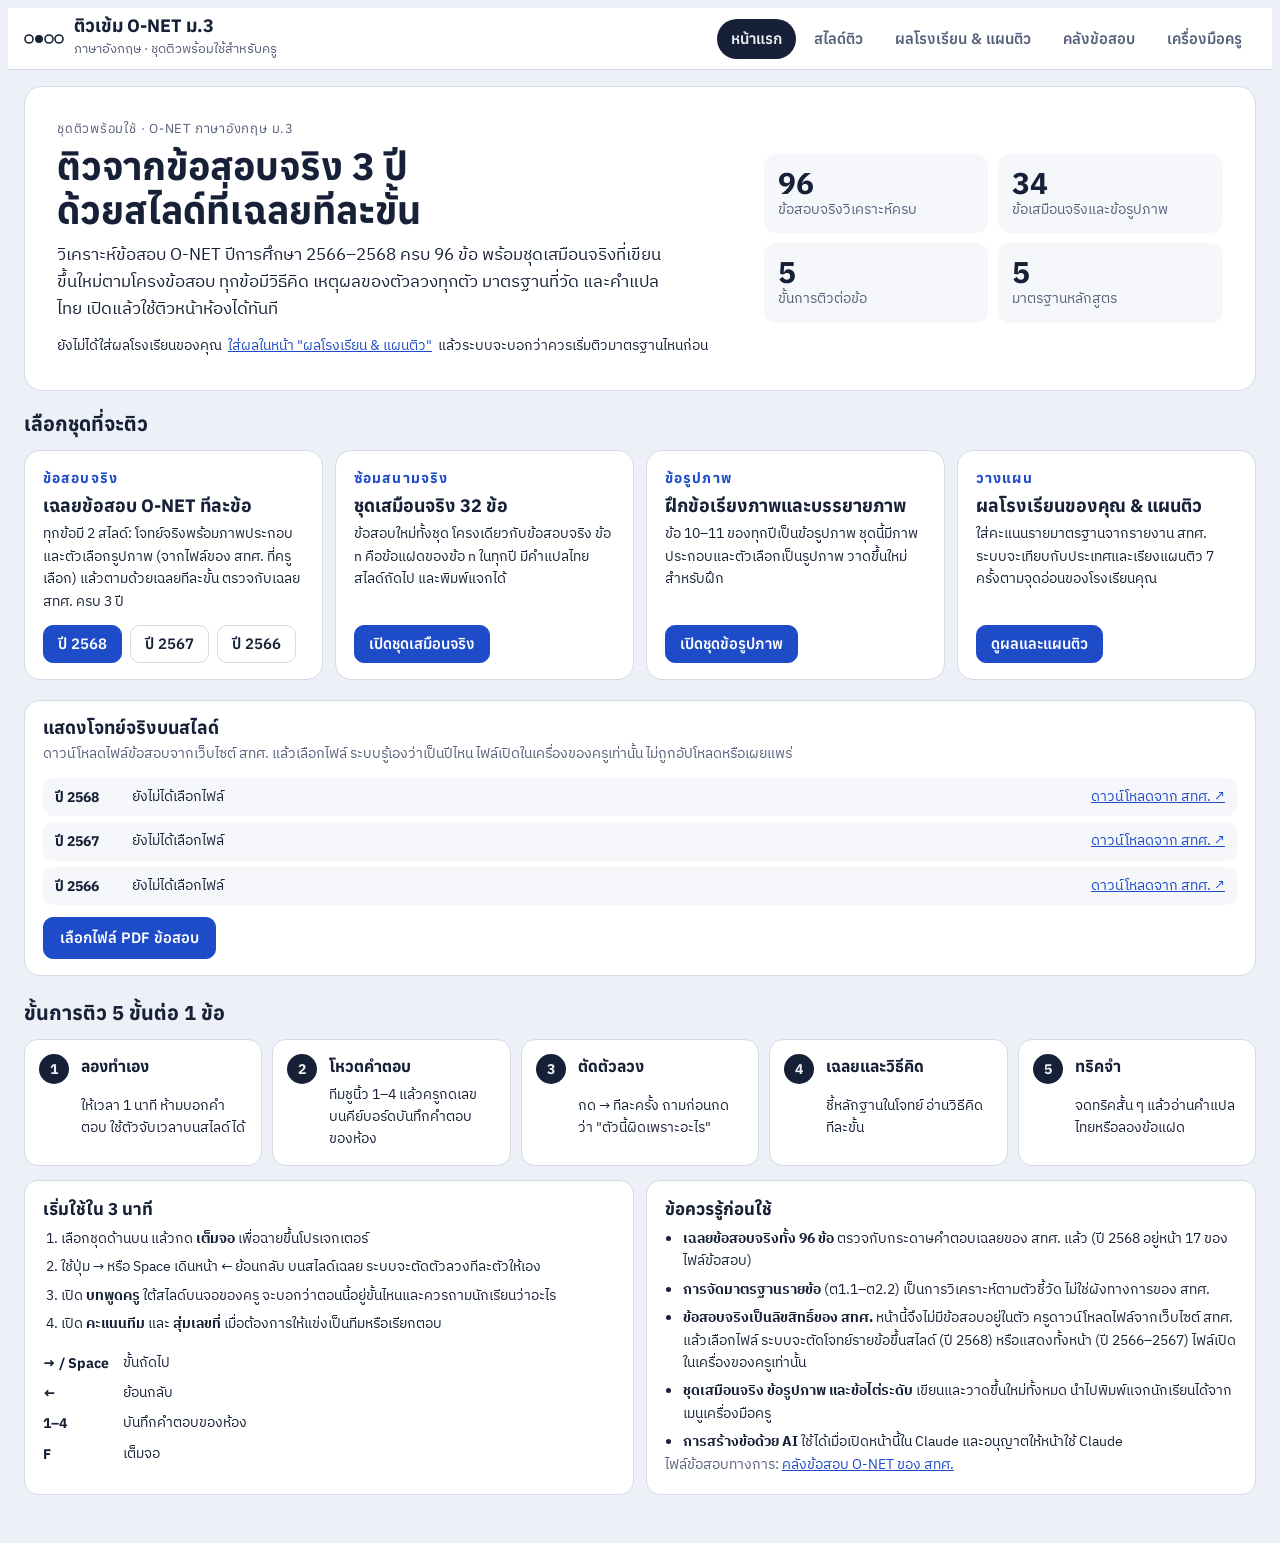
<file: tutor/index.html>
<!DOCTYPE html>
<html lang="th">
<head>
<meta charset="utf-8">
<meta name="viewport" content="width=device-width,initial-scale=1,viewport-fit=cover">
<title>ติวเข้ม O-NET ม.3</title>
<meta name="claude:viewport-fit-sides" content="cover">
<link rel="preconnect" href="https://fonts.googleapis.com">
<link rel="preconnect" href="https://fonts.gstatic.com" crossorigin>
<link rel="stylesheet" href="https://fonts.googleapis.com/css2?family=Anuphan:wght@500;600;700&family=IBM+Plex+Sans+Thai:wght@400;500;600;700&family=Source+Serif+4:opsz,wght@8..60,400;8..60,600;8..60,700&display=swap">
<style>
/* Layout: an exam desk. A quiet shell around one 16:9 projector stage; the vernacular is the O-NET answer sheet (pencil bubbles), ballpoint-blue UI and highlighter-yellow clues. */
:root{
  --paper:#EDF0F6; --sheet:#FFFFFF; --sheet-2:#F5F7FB; --ink:#162036; --muted:#56607A; --rule:#D4DAE6;
  --blue:#1E4CC8; --on-blue:#FFFFFF; --blue-soft:#E2E9FB;
  --ok:#11784A; --ok-soft:#DBF0E4; --no:#B4304A; --no-soft:#F9E2E6;
  --hl:#FFE14A; --hl-ink:#1C1A0E;
  --lv1:#2C7F52; --lv2:#1E4CC8; --lv3:#A86100; --lv4:#AE2740;
  --pencil:#2C3246; --sign:#FFFFFF;
  --shadow:0 1px 2px rgba(22,32,54,.06),0 12px 32px rgba(22,32,54,.08);
  --f-display:"Anuphan","IBM Plex Sans Thai","Leelawadee UI",system-ui,sans-serif;
  --f-body:"IBM Plex Sans Thai","Leelawadee UI","Thonburi",system-ui,sans-serif;
  --f-en:"Source Serif 4","IBM Plex Sans Thai",Georgia,serif;
}
@media (prefers-color-scheme: dark){
  :root:not([data-theme="light"]){
    --paper:#0C1222; --sheet:#151D32; --sheet-2:#1A2340; --ink:#E6EAF4; --muted:#9BA4BE; --rule:#28324F;
    --blue:#7EA0FF; --on-blue:#0B1430; --blue-soft:#1C2850;
    --ok:#4CC88A; --ok-soft:#123222; --no:#F27C92; --no-soft:#3A1821;
    --lv1:#55C589; --lv2:#7EA0FF; --lv3:#F0A93C; --lv4:#F27C92;
    --pencil:#D9DEEB; --sign:#1A2340;
    --shadow:0 1px 2px rgba(0,0,0,.35),0 12px 32px rgba(0,0,0,.3);
    color-scheme:dark;
  }
}
:root[data-theme="dark"]{
  --paper:#0C1222; --sheet:#151D32; --sheet-2:#1A2340; --ink:#E6EAF4; --muted:#9BA4BE; --rule:#28324F;
  --blue:#7EA0FF; --on-blue:#0B1430; --blue-soft:#1C2850;
  --ok:#4CC88A; --ok-soft:#123222; --no:#F27C92; --no-soft:#3A1821;
  --lv1:#55C589; --lv2:#7EA0FF; --lv3:#F0A93C; --lv4:#F27C92;
  --pencil:#D9DEEB; --sign:#1A2340;
  --shadow:0 1px 2px rgba(0,0,0,.35),0 12px 32px rgba(0,0,0,.3);
  color-scheme:dark;
}
*{box-sizing:border-box}
[hidden]{display:none!important}
html,body{background:var(--paper)}
body{color:var(--ink);font-family:var(--f-body);font-size:16px;line-height:1.6;-webkit-text-size-adjust:100%}
body::before{content:"";position:fixed;inset:0 0 auto;height:env(safe-area-inset-top,0px);z-index:10;background:var(--sheet)}
button,input,select,textarea{font:inherit;color:inherit}
button{cursor:pointer}
:focus-visible{outline:3px solid var(--blue);outline-offset:2px;border-radius:8px}
h1,h2,h3{font-family:var(--f-display);line-height:1.25;margin:0;text-wrap:balance}
p{margin:0}
a{color:var(--blue)}
.wrap{max-width:1320px;margin:0 auto;padding-left:max(16px,env(safe-area-inset-left,0px));padding-right:max(16px,env(safe-area-inset-right,0px));padding-block:16px 40px}

/* top bar */
.top{position:sticky;top:env(safe-area-inset-top,0px);z-index:20;background:var(--sheet);border-bottom:1px solid var(--rule)}
.top-in{max-width:1320px;margin:0 auto;padding-left:max(16px,env(safe-area-inset-left,0px));padding-right:max(16px,env(safe-area-inset-right,0px));padding-block:8px;display:flex;align-items:center;gap:16px;flex-wrap:wrap}
.brand{display:flex;align-items:center;gap:10px;min-width:0}
.brand b{font-family:var(--f-display);font-size:18px;font-weight:700;display:block;line-height:1.1}
.brand small{color:var(--muted);font-size:13px}
.logo{width:40px;height:22px;flex:none}
.tabs{display:flex;gap:4px;overflow-x:auto;scrollbar-width:none;margin-left:auto;max-width:100%}
.tabs::-webkit-scrollbar{display:none}
.tab{flex:none;border:0;background:transparent;padding:8px 14px;border-radius:999px;font-family:var(--f-display);font-weight:600;font-size:15px;color:var(--muted)}
.tab[aria-selected="true"]{background:var(--ink);color:var(--paper)}
@media (max-width:640px){.tabs{margin-left:0;width:100%}}

.view{display:flex;flex-direction:column;gap:14px}
.eyebrow{font-family:var(--f-display);font-size:13px;letter-spacing:.06em;color:var(--muted);text-transform:uppercase}
.page-h{display:flex;flex-direction:column;gap:4px;max-width:70ch}
.page-h h1{font-size:clamp(22px,3vw,30px)}
.muted{color:var(--muted)}
.small{font-size:14px}

/* controls */
.btn{display:inline-flex;align-items:center;justify-content:center;gap:8px;min-height:42px;padding:8px 16px;border-radius:10px;border:1px solid var(--rule);background:var(--sheet);font-family:var(--f-display);font-weight:600;font-size:15px;color:var(--ink)}
.btn.primary{background:var(--blue);border-color:var(--blue);color:var(--on-blue)}
.btn.ghost{background:transparent}
.btn.danger{color:var(--no);border-color:var(--no)}
.btn[disabled]{opacity:.45;cursor:not-allowed}
.btn svg{width:18px;height:18px;flex:none}
.chips{display:flex;gap:6px;flex-wrap:wrap}
.chip-btn{border:1px solid var(--rule);background:var(--sheet);border-radius:999px;padding:5px 12px;font-family:var(--f-display);font-weight:600;font-size:14px;color:var(--muted)}
.chip-btn[aria-pressed="true"]{background:var(--ink);border-color:var(--ink);color:var(--paper)}
.chip-btn .dot{display:inline-block;width:9px;height:9px;border-radius:50%;margin-right:6px;vertical-align:1px}
.field{display:flex;flex-direction:column;gap:6px;min-width:0}
.field label,.field .lab{font-family:var(--f-display);font-weight:600;font-size:14px}
.input{min-height:42px;padding:8px 12px;border-radius:10px;border:1px solid var(--rule);background:var(--sheet);width:100%}
textarea.input{min-height:150px;resize:vertical;font-family:var(--f-en);font-size:16px;line-height:1.5}
.sw{display:inline-flex;align-items:center;gap:8px;font-size:14px;font-family:var(--f-display);font-weight:600}
.sw input{width:18px;height:18px;accent-color:var(--blue)}
.panel{background:var(--sheet);border:1px solid var(--rule);border-radius:14px;padding:18px}
.form-grid{display:grid;gap:14px;grid-template-columns:repeat(auto-fit,minmax(200px,1fr))}
.note{background:var(--sheet-2);border-radius:10px;padding:12px 14px;font-size:14px}
.err{color:var(--no);font-size:14px}

/* deck */
.deck-bar{display:flex;gap:10px 18px;align-items:center;flex-wrap:wrap}
.deck-bar .spacer{flex:1}
.deck-src{font-size:14px;color:var(--muted);display:flex;gap:8px;align-items:center;flex-wrap:wrap}
.deck-src b{color:var(--ink)}
.present{display:flex;flex-direction:column;gap:10px;background:var(--paper)}
.stage{position:relative;width:100%;background:var(--sheet);border:1px solid var(--rule);border-radius:16px;box-shadow:var(--shadow);container-type:inline-size;overflow:hidden}
@media (min-width:880px){
  .stage{aspect-ratio:16/9;width:min(100%,calc((100dvh - 250px) * 16 / 9));min-width:min(100%,760px);margin-inline:auto}
}
.present:fullscreen{padding:12px;justify-content:center}
.present:fullscreen .stage{aspect-ratio:16/9;width:min(100%,calc((100vh - 84px) * 16 / 9));min-width:0;margin-inline:auto}
.slide-wrap{height:100%;overflow:auto;padding:max(16px,3cqw) max(16px,3.4cqw)}
.deck-nav{display:grid;grid-template-columns:auto minmax(0,1fr) auto;gap:12px;align-items:center;width:100%;max-width:min(100%,calc((100dvh - 250px) * 16 / 9));margin-inline:auto}
@media (max-width:879px){.deck-nav{max-width:100%}}
.present:fullscreen .deck-nav{max-width:min(100%,calc((100vh - 84px) * 16 / 9))}
.pos{display:flex;flex-direction:column;gap:6px;min-width:0}
.pos-txt{font-size:14px;text-align:center;color:var(--muted);font-variant-numeric:tabular-nums;white-space:nowrap;overflow:hidden;text-overflow:ellipsis}
.track{display:flex;gap:2px;height:10px}
.track button{flex:1;border:0;padding:0;border-radius:3px;background:var(--rule);min-width:2px}
.track button.lv1{background:color-mix(in srgb,var(--lv1) 35%,var(--rule))}
.track button.lv2{background:color-mix(in srgb,var(--lv2) 35%,var(--rule))}
.track button.lv3{background:color-mix(in srgb,var(--lv3) 35%,var(--rule))}
.track button.lv4{background:color-mix(in srgb,var(--lv4) 35%,var(--rule))}
.track button.cur{background:var(--ink)}
.hint{font-size:13px;color:var(--muted);text-align:center}
@media (pointer:coarse){.hint{display:none}}
@media (max-width:560px){.deck-nav .btn .lbl{display:none}.deck-nav .btn{padding:8px 12px}}

/* slide content */
.slide{display:flex;flex-direction:column;gap:max(12px,1.5cqw);min-height:100%}
.s-head{display:flex;align-items:center;gap:max(8px,.8cqw);flex-wrap:wrap;font-size:max(13px,1.1cqw)}
.qno{font-family:var(--f-display);font-weight:700;font-size:max(22px,2.6cqw);line-height:1}
.lv{font-family:var(--f-display);font-weight:600;padding:.25em .8em;border-radius:999px;color:#fff;white-space:nowrap}
.lv.lv1{background:var(--lv1)} .lv.lv2{background:var(--lv2)} .lv.lv3{background:var(--lv3)} .lv.lv4{background:var(--lv4)}
:root[data-theme="dark"] .lv{color:#0B1020}
@media (prefers-color-scheme: dark){:root:not([data-theme="light"]) .lv{color:#0B1020}}
.tchip{font-family:var(--f-display);font-weight:600;padding:.2em .75em;border-radius:999px;border:1px solid var(--rule);color:var(--muted);white-space:nowrap}
.src{font-family:var(--f-display);font-weight:600;padding:.2em .75em;border-radius:999px;background:var(--blue-soft);color:var(--blue);white-space:nowrap}
.s-head .spacer{flex:1}
.timer{font-family:var(--f-display);font-weight:700;font-variant-numeric:tabular-nums;padding:.2em .8em;border-radius:999px;border:2px solid var(--ink);min-width:4.2em;text-align:center}
.timer.out{border-color:var(--no);color:var(--no)}
.s-body{display:grid;gap:max(14px,2.2cqw);align-items:start;flex:1}
@container (min-width:720px){ .s-body.two{grid-template-columns:minmax(0,1.08fr) minmax(0,1fr)} }

.stem{font-family:var(--f-en);font-size:max(18px,2.25cqw);line-height:1.4;font-weight:600}
.stem.small{font-size:max(16px,1.7cqw)}
.blank{display:inline-block;min-width:4.5em;border-bottom:.12em solid var(--ink);margin-inline:.15em;vertical-align:baseline}
.fill{color:var(--blue);font-weight:700;border-bottom:.12em solid var(--blue);padding-inline:.1em}
mark{background:var(--hl);color:var(--hl-ink);border-radius:.15em;padding:0 .12em;box-decoration-break:clone;-webkit-box-decoration-break:clone}

.opts{list-style:none;margin:max(10px,1.2cqw) 0 0;padding:0;display:grid;gap:max(8px,.9cqw)}
@container (min-width:720px){ .opts.grid{grid-template-columns:1fr 1fr} }
.opt{display:flex;align-items:center;gap:max(10px,1cqw);width:100%;text-align:left;border:1.5px solid var(--rule);background:var(--sheet);border-radius:12px;padding:max(8px,.8cqw) max(12px,1.2cqw);font-family:var(--f-en);font-size:max(16px,1.85cqw);line-height:1.35}
.opt:hover{border-color:var(--muted)}
.bub{flex:none;width:1.7em;height:1.7em;border-radius:50%;border:2px solid var(--pencil);display:grid;place-items:center;font-family:var(--f-display);font-weight:700;font-size:.82em;line-height:1;color:var(--pencil)}
.opt.picked{border-color:var(--pencil)}
.opt.picked .bub{background:var(--pencil);color:var(--sheet)}

/* passages */
.psg{font-family:var(--f-en);font-size:max(15px,1.55cqw);line-height:1.55;min-width:0}
.psg.th,.th-text{font-family:var(--f-body)}
.sign{border:max(3px,.3cqw) solid var(--ink);border-radius:10px;padding:max(14px,1.8cqw);text-align:center;background:var(--sign);display:grid;gap:.25em;max-width:32em;margin-inline:auto}
.sign p{font-family:var(--f-display);font-weight:700;font-size:1.3em;letter-spacing:.04em;line-height:1.2}
.sign p+p{font-size:1.05em;font-weight:600;letter-spacing:.02em}
.notice{border:1.5px solid var(--rule);border-radius:12px;background:var(--sheet-2);padding:max(12px,1.5cqw);display:grid;gap:.2em}
.notice .nh{font-family:var(--f-display);font-weight:700;font-size:1.15em;letter-spacing:.03em}
.msg{border-radius:14px;border:1.5px solid var(--rule);padding:max(12px,1.4cqw);display:grid;gap:.4em;background:var(--sheet-2)}
.msg .sig{text-align:right;font-style:italic}
.dlg{display:grid;gap:.45em}
.dl{display:grid;grid-template-columns:auto 1fr;gap:.6em;align-items:baseline}
.dl .sp{font-family:var(--f-display);font-weight:700;font-size:.85em;padding:.05em .55em;border-radius:6px;background:var(--blue-soft);color:var(--blue)}
.art{display:grid;gap:.6em}
.art .ttl{font-family:var(--f-display);font-weight:700;font-size:1.2em}
.tbl{border-collapse:collapse;width:100%;font-variant-numeric:tabular-nums}
.tbl td{padding:.35em .6em;border-top:1px solid var(--rule)}
.tbl td:last-child{text-align:right;font-weight:700}
.tbl-cap{font-family:var(--f-display);font-weight:700;margin-bottom:.3em}

/* answer slide */
.ans-big{display:inline-flex;align-items:center;gap:.5em;font-family:var(--f-display);font-weight:700;font-size:max(16px,1.6cqw)}
.ans-big .bub{background:var(--ok);border-color:var(--ok);color:var(--sheet)}
.vote{font-family:var(--f-display);font-weight:600;padding:.2em .75em;border-radius:999px}
.vote.ok{background:var(--ok-soft);color:var(--ok)} .vote.no{background:var(--no-soft);color:var(--no)}
.tag{font-size:max(12px,1cqw);padding:.2em .7em;border-radius:6px;background:var(--sheet-2);border:1px solid var(--rule)}
.blk h3{font-size:max(15px,1.35cqw);margin-bottom:.5em;display:flex;align-items:center;gap:.5em}
.ana{list-style:none;padding:0;margin:0;display:grid;gap:max(6px,.7cqw)}
.ana li{display:grid;grid-template-columns:auto minmax(0,1fr);gap:max(8px,.8cqw);align-items:start;padding:max(8px,.75cqw) max(10px,1cqw);border-radius:10px;background:var(--sheet-2)}
.ana li.right{background:var(--ok-soft)}
.ana li.right .bub{background:var(--ok);border-color:var(--ok);color:var(--sheet)}
.ana li.wrong .bub{opacity:.75}
.ana .oen{font-family:var(--f-en);font-weight:600;font-size:max(14px,1.35cqw);line-height:1.35}
.ana .why{font-size:max(13px,1.12cqw);line-height:1.5;margin-top:.15em}
.ana .lab{font-family:var(--f-display);font-weight:700;margin-right:.35em}
.ana li.right .lab{color:var(--ok)} .ana li.wrong .lab{color:var(--no)}
.ctx{font-family:var(--f-en);font-size:max(14px,1.4cqw);line-height:1.5;padding:max(8px,.8cqw) max(12px,1.1cqw);border-left:4px solid var(--blue);background:var(--sheet-2);border-radius:0 10px 10px 0;margin-bottom:max(10px,1cqw)}
.steps{margin:0;padding-left:1.3em;display:grid;gap:.35em;font-size:max(14px,1.25cqw);line-height:1.5}
.steps li::marker{font-family:var(--f-display);font-weight:700;color:var(--blue)}
.keys{display:flex;flex-wrap:wrap;gap:.4em;align-items:center;margin-top:max(10px,1cqw);font-size:max(13px,1.1cqw)}
.keys mark{font-family:var(--f-en);font-weight:600}
.tipbox{margin-top:max(10px,1.1cqw);padding:max(10px,1cqw) max(12px,1.2cqw);border-radius:10px;border:1.5px dashed var(--blue);font-size:max(14px,1.2cqw);line-height:1.5}
.tipbox b{font-family:var(--f-display);color:var(--blue);margin-right:.35em}

/* translation slide */
.th-stem{font-size:max(17px,1.9cqw);font-weight:600;line-height:1.45}
.th-opts{list-style:none;margin:max(10px,1cqw) 0 0;padding:0;display:grid;gap:max(6px,.8cqw)}
.th-opts li{display:grid;grid-template-columns:auto minmax(0,1fr);gap:max(8px,.9cqw);align-items:center;padding:max(6px,.6cqw) max(10px,1cqw);border-radius:10px;background:var(--sheet-2)}
.th-opts li.right{background:var(--ok-soft)}
.th-opts li.right .bub{background:var(--ok);border-color:var(--ok);color:var(--sheet)}
.th-opts .e{display:block;font-family:var(--f-en);font-size:max(12px,1.05cqw);color:var(--muted)}
.th-opts .t{display:block;font-size:max(15px,1.55cqw);font-weight:600}

/* cover + level */
.cover{display:grid;gap:max(14px,2cqw);align-content:center;min-height:100%}
.cover h1{font-size:max(28px,4.6cqw);line-height:1.1}
.cover .sub{font-size:max(15px,1.7cqw);color:var(--muted)}
.ladder{display:grid;grid-template-columns:repeat(4,minmax(0,1fr));gap:max(8px,1cqw)}
@container (max-width:620px){ .ladder{grid-template-columns:1fr 1fr} }
.rung{border-radius:12px;padding:max(10px,1.1cqw);border:1.5px solid var(--rule);display:grid;gap:.2em;font-size:max(13px,1.15cqw)}
.rung b{font-family:var(--f-display);font-size:1.25em}
.rung.lv1{border-color:var(--lv1)} .rung.lv2{border-color:var(--lv2)} .rung.lv3{border-color:var(--lv3)} .rung.lv4{border-color:var(--lv4)}
.rung .n{font-family:var(--f-display);font-weight:700}
.rung.lv1 .n{color:var(--lv1)} .rung.lv2 .n{color:var(--lv2)} .rung.lv3 .n{color:var(--lv3)} .rung.lv4 .n{color:var(--lv4)}
.facts{display:grid;gap:max(8px,1cqw);grid-template-columns:repeat(auto-fit,minmax(min(100%,220px),1fr));font-size:max(13px,1.1cqw)}
.fact{padding:max(10px,1cqw);border-radius:12px;background:var(--sheet-2)}
.fact b{display:block;font-family:var(--f-display);font-size:max(22px,2.6cqw);line-height:1.1;font-variant-numeric:tabular-nums}
.foot{font-size:max(11px,.9cqw);color:var(--muted)}
.lvl-slide{display:grid;gap:max(14px,2.4cqw);align-content:center;min-height:100%}
.lv-l,.lv-r{display:grid;gap:max(8px,1cqw);align-content:start;min-width:0}
@container (min-width:720px){.lvl-slide{grid-template-columns:minmax(0,.85fr) minmax(0,1.15fr);align-items:center}}
.lvl-slide h2{font-size:max(26px,3.6cqw);line-height:1.1}
.lvl-slide .big{font-family:var(--f-display);font-weight:700;font-size:max(14px,1.3cqw);letter-spacing:.06em}
.strat{display:grid;gap:max(6px,.7cqw)}
.strat div{padding:max(8px,.8cqw) max(10px,1.1cqw);border-radius:12px;background:var(--sheet-2);font-size:max(13px,1.15cqw);line-height:1.45}
.strat b{display:block;font-family:var(--f-display);margin-bottom:.3em}
.strat ul{margin:0;padding-left:1.1em;display:grid;gap:.2em}
.topics{display:flex;flex-wrap:wrap;gap:.4em;font-size:max(12px,1.05cqw)}

/* bank */
.filters{display:flex;gap:10px;flex-wrap:wrap;align-items:end}
.filters .field{width:auto;min-width:150px}
.cards{display:grid;gap:12px;grid-template-columns:repeat(auto-fill,minmax(min(100%,330px),1fr))}
.card{background:var(--sheet);border:1px solid var(--rule);border-radius:14px;padding:14px 16px;display:flex;flex-direction:column;gap:8px;min-width:0}
.card .row{display:flex;gap:6px;flex-wrap:wrap;align-items:center;font-size:13px}
.card .id{font-family:var(--f-display);font-weight:700;font-size:14px}
.card .q{font-family:var(--f-en);font-size:15px;line-height:1.45;display:-webkit-box;-webkit-line-clamp:3;-webkit-box-orient:vertical;overflow:hidden}
.card .meta{font-size:13px;color:var(--muted)}
.card .acts{display:flex;gap:8px;flex-wrap:wrap;margin-top:auto}
.card .acts .btn{min-height:36px;padding:6px 12px;font-size:14px}
.card .lv{font-size:12px} .card .tchip,.card .src{font-size:12px}
.empty{padding:22px;border:1.5px dashed var(--rule);border-radius:14px;text-align:center;color:var(--muted)}

/* builder & generator */
.checks{display:flex;gap:8px;flex-wrap:wrap}
.checks label{display:inline-flex;gap:6px;align-items:center;padding:6px 12px;border:1px solid var(--rule);border-radius:999px;background:var(--sheet);font-size:14px}
.checks input{accent-color:var(--blue)}
.result-list{display:grid;gap:8px;counter-reset:q}
.res{display:grid;grid-template-columns:auto minmax(0,1fr) auto;gap:10px;align-items:center;padding:10px 12px;border-radius:10px;background:var(--sheet);border:1px solid var(--rule)}
.res .n{font-family:var(--f-display);font-weight:700;font-variant-numeric:tabular-nums;width:2.2em}
.res .t{font-family:var(--f-en);font-size:15px;white-space:nowrap;overflow:hidden;text-overflow:ellipsis}
.status{display:flex;gap:10px;align-items:center;font-family:var(--f-display);font-weight:600}
.spin{width:18px;height:18px;border-radius:50%;border:3px solid var(--rule);border-top-color:var(--blue);animation:spin 1s linear infinite}
@keyframes spin{to{transform:rotate(360deg)}}
.preview{background:var(--sheet);border:1px solid var(--rule);border-radius:14px;overflow:hidden;container-type:inline-size}
.preview .pv-head{font-size:13px;display:flex;gap:8px;flex-wrap:wrap;align-items:center;padding:12px 16px;border-bottom:1px solid var(--rule);background:var(--sheet-2)}
.preview .pv-body{padding:16px;display:grid;gap:18px}
.preview .pv-body > .slide{min-height:0;border-bottom:1px dashed var(--rule);padding-bottom:18px}
.preview .pv-body > .slide:last-child{border-bottom:0;padding-bottom:0}
.flag{padding:4px 10px;border-radius:8px;background:var(--no-soft);color:var(--no);font-size:13px;font-family:var(--f-display);font-weight:600}
.ok-flag{padding:4px 10px;border-radius:8px;background:var(--ok-soft);color:var(--ok);font-size:13px;font-family:var(--f-display);font-weight:600}
.src-links{display:grid;gap:6px;font-size:14px}
.src-links a{word-break:break-word}

#toast{position:fixed;left:50%;bottom:calc(16px + env(safe-area-inset-bottom,0px));transform:translateX(-50%);z-index:50;background:var(--ink);color:var(--paper);padding:10px 16px;border-radius:10px;font-size:14px;max-width:calc(100% - 32px);box-shadow:var(--shadow)}
@media (prefers-reduced-motion:reduce){*{animation:none!important;transition:none!important}}

/* ---- v2 additions: detective tutoring, overview, teams ---- */
:root{--c-sch:#2a78d6;--c-nat:#eb6834;--gold:#B7791F}
@media (prefers-color-scheme: dark){:root:not([data-theme="light"]){--c-sch:#3987e5;--c-nat:#d95926;--gold:#F0B44C}}
:root[data-theme="dark"]{--c-sch:#3987e5;--c-nat:#d95926;--gold:#F0B44C}

.deck-bar{gap:10px 14px}
.deck-bar.tools{padding-top:2px}
.deck-pick{flex-direction:row;align-items:center;gap:8px}
.deck-pick .input{min-height:38px;width:auto;max-width:min(100%,420px);font-family:var(--f-display);font-weight:600}
.input.mini{min-height:34px;width:auto;padding:4px 8px}
#pickMax{width:4.2em}
.pick-wrap{display:inline-flex;align-items:center;gap:6px}
.deck-bar .btn{min-height:38px;padding:6px 12px;font-size:14px}
.deck-bar .btn[aria-pressed="true"]#btnTeams{background:var(--ink);color:var(--paper);border-color:var(--ink)}

.std{font-family:var(--f-display);font-weight:600;padding:.2em .75em;border-radius:999px;border:1.5px solid var(--blue);color:var(--blue);white-space:nowrap}
.trap{font-family:var(--f-display);font-weight:600;padding:.2em .75em;border-radius:999px;background:var(--no-soft);color:var(--no);white-space:nowrap}
.pdf{font-family:var(--f-display);font-weight:600;font-size:max(13px,1.05cqw);padding:.35em .9em;border-radius:999px;background:var(--ink);color:var(--paper);text-decoration:none;white-space:nowrap}
.card .pdf{font-size:13px}
.sub-head{margin-top:-.4em}
.hint-inline{font-family:var(--f-body);font-weight:500;font-size:.75em;color:var(--muted)}
.situ{font-family:var(--f-en);font-style:italic;color:var(--muted);margin-bottom:.4em}
.blank.num{min-width:3.2em;text-align:center;font-family:var(--f-display);font-weight:700;font-size:.8em;color:var(--muted);border-bottom-style:dashed}
.blank.num.me{color:var(--blue);border-bottom:.14em solid var(--blue);background:var(--blue-soft);border-radius:4px 4px 0 0}
.tbl + .post,.post{margin-top:.6em}
.psg.long{font-size:max(13px,1.22cqw);line-height:1.5}
.psg .art .ttl{margin-top:.3em}

/* fragments (step reveal) */
.slide.stepped .f{transition:opacity .25s ease, background-color .25s ease}
.slide.stepped .ans-big.f:not(.on),.slide.stepped .vote.f:not(.on),.slide.stepped .ctx.f:not(.on){visibility:hidden}
.slide.stepped .stepsblk:not(.on){opacity:0;pointer-events:none}
.slide.stepped .ana li.f:not(.on) .why{visibility:hidden}
.slide.stepped .ana li.right.f:not(.on){background:var(--sheet-2)}
.slide.stepped .ana li.right.f:not(.on) .bub{background:transparent;border-color:var(--pencil);color:var(--pencil)}
.slide.stepped .ana li.wrong.on .oen{text-decoration:line-through;text-decoration-thickness:.12em;text-decoration-color:var(--no);opacity:.7}
.slide.stepped .ana li.wrong.on{background:var(--no-soft)}
.slide.stepped .ana li.wrong.on .bub{border-color:var(--no);color:var(--no)}
.slide.stepped .ans-real.f:not(.on){visibility:hidden}
.pop{animation:pop .5s ease}
@keyframes pop{0%{transform:scale(1)}40%{transform:scale(1.04)}100%{transform:scale(1)}}
.ans-real{margin-top:max(10px,1cqw);padding:max(10px,1cqw) max(12px,1.2cqw);border-radius:12px;background:var(--ok-soft);display:grid;gap:.25em}
.ans-real .lab{font-family:var(--f-display);font-weight:700;color:var(--ok);display:flex;align-items:center;gap:.4em}
.ans-real .lab .bub{background:var(--ok);border-color:var(--ok);color:var(--sheet)}
.ans-real .at{font-family:var(--f-en);font-weight:600;font-size:max(15px,1.45cqw)}
.twin-acts{display:flex;gap:8px;flex-wrap:wrap;margin-top:max(10px,1cqw)}
.twin-acts .btn{min-height:36px;padding:6px 12px;font-size:max(13px,1cqw)}
.rung.part{border-color:var(--rule)}
.rung.part .n{color:var(--blue)}

/* teams */
.teams{display:flex;gap:8px;flex-wrap:wrap;align-items:center;justify-content:center}
.team{display:flex;align-items:center;gap:6px;padding:4px 6px 4px 10px;border-radius:999px;background:var(--sheet);border:1.5px solid var(--rule);font-family:var(--f-display);font-weight:600}
.team.lead{border-color:var(--gold);box-shadow:0 0 0 2px color-mix(in srgb,var(--gold) 30%,transparent)}
.team .te{font-size:20px;line-height:1}
.team .ts{font-size:20px;min-width:1.6em;text-align:center;font-variant-numeric:tabular-nums}
.tb{border:1px solid var(--rule);background:var(--sheet-2);border-radius:999px;min-width:34px;height:30px;font-family:var(--f-display);font-weight:700}
.tb.plus{background:var(--blue);color:var(--on-blue);border-color:var(--blue)}
.tb.reset{padding:0 12px;background:transparent}

/* number picker */
.picker{position:absolute;inset:0;display:grid;place-items:center;background:color-mix(in srgb,var(--paper) 80%,transparent);z-index:5}
.pk-card{background:var(--sheet);border:1px solid var(--rule);border-radius:20px;padding:24px 32px;text-align:center;box-shadow:var(--shadow);display:grid;gap:8px}
.pk-card b{font-family:var(--f-display);font-size:clamp(64px,12cqw,160px);line-height:1;font-variant-numeric:tabular-nums;color:var(--blue)}
.pk-acts{display:flex;gap:8px;justify-content:center}

/* overview */
.hero{display:grid;gap:12px;grid-template-columns:repeat(auto-fit,minmax(min(100%,240px),1fr))}
.hero-num{background:var(--sheet);border:1px solid var(--rule);border-radius:14px;padding:14px 16px;display:grid;gap:2px}
.hero-num .k{font-family:var(--f-display);font-weight:600;font-size:14px;color:var(--muted)}
.hero-num b{font-family:var(--f-display);font-size:clamp(28px,4vw,40px);line-height:1.1;font-variant-numeric:tabular-nums}
.hero-num span:last-child{font-size:14px}
.hero-num.goal{border:2px dashed var(--blue)}
.hero-num.goal b{color:var(--blue)}
.ov-grid{display:grid;gap:12px;grid-template-columns:repeat(auto-fit,minmax(min(100%,440px),1fr));align-items:start}
.panel h3{font-size:17px;margin-bottom:8px}
.ch-head{display:flex;flex-wrap:wrap;gap:8px 12px;align-items:center;justify-content:space-between}
.ch-head h3{margin:0}
.legend{display:flex;gap:14px;flex-wrap:wrap;font-size:13px;margin:10px 0 4px;align-items:center}
.legend span{display:inline-flex;align-items:center;gap:6px}
.swc{display:inline-block;width:14px;height:10px;border-radius:3px}
.swc.sch{background:var(--c-sch)} .swc.nat{background:var(--c-nat)}
.chart-panel{position:relative}
.chart svg{width:100%;height:auto;display:block}
.chart .grid{stroke:var(--rule);stroke-width:1}
.chart .ax{font-size:11px;fill:var(--muted);font-family:var(--f-body)}
.chart .lab{font-size:13px;fill:var(--ink);font-family:var(--f-display);font-weight:600}
.chart .gap{font-size:12px;font-family:var(--f-display);font-weight:700}
.chart .gap.up{fill:var(--ok)} .chart .gap.down{fill:var(--no)}
.chart .bar.sch{fill:var(--c-sch)} .chart .bar.nat{fill:var(--c-nat)}
.chart .val{font-size:12px;fill:var(--ink);font-family:var(--f-display);font-weight:700}
.chart .hit{fill:transparent}
.chart .hit:hover{fill:color-mix(in srgb,var(--ink) 5%,transparent)}
.tip{position:absolute;transform:translate(-50%,-100%);background:var(--ink);color:var(--paper);font-size:13px;padding:6px 10px;border-radius:8px;pointer-events:none;white-space:nowrap;z-index:3}
.tbl-wrap{overflow-x:auto}
.dtbl{border-collapse:collapse;width:100%;font-size:14px;font-variant-numeric:tabular-nums}
.dtbl th,.dtbl td{padding:6px 8px;border-bottom:1px solid var(--rule);text-align:left;white-space:nowrap}
.dtbl thead th{font-family:var(--f-display);color:var(--muted);font-weight:600}
.dtbl tbody th{font-family:var(--f-display);font-weight:600}
.dtbl td b{margin-right:6px}
.g{font-size:12px;font-family:var(--f-display);font-weight:700}
.g.up,.up{color:var(--ok)} .g.down,.down{color:var(--no)}
.bp-grid{display:grid;gap:12px;grid-template-columns:repeat(auto-fit,minmax(min(100%,360px),1fr))}
.traps{list-style:none;margin:0;padding:0;display:grid;gap:6px}
.traps li{display:grid;grid-template-columns:auto 1fr auto;gap:10px;align-items:center;padding:8px 10px;border-radius:10px;background:var(--sheet-2)}
.traps .ti{font-size:20px}
.missions{display:grid;gap:12px;grid-template-columns:repeat(auto-fill,minmax(min(100%,300px),1fr))}
.mission{background:var(--sheet);border:1px solid var(--rule);border-radius:16px;padding:14px 16px;display:flex;flex-direction:column;gap:6px}
.m-top{display:flex;justify-content:space-between;align-items:center}
.m-n{font-family:var(--f-display);font-weight:700;font-size:13px;letter-spacing:.06em;color:var(--blue);text-transform:uppercase}
.m-e{font-size:26px;line-height:1}
.mission h3{font-size:19px;margin:0}
.m-std{font-size:13px;color:var(--muted)}
.m-line{font-family:var(--f-display);font-weight:600;font-size:15px;padding:8px 10px;border-left:4px solid var(--gold);background:var(--sheet-2);border-radius:0 8px 8px 0}
.m-acts{display:flex;gap:6px;flex-wrap:wrap;margin-top:auto}
.m-acts .btn{min-height:34px;padding:4px 10px;font-size:13px}
.card.real{border-left:4px solid var(--blue)}
.card .q-th{font-family:var(--f-display);font-weight:600;font-size:15px}
.card .acts{align-items:center}
@media (max-width:640px){.deck-bar.tools .spacer{display:none}}
.slide.r .ana li,.slide.a .ana li{padding:max(6px,.62cqw) max(10px,1cqw)}
.slide.r .ana{gap:max(5px,.55cqw)}
.psg.long{font-size:max(12px,1.12cqw);line-height:1.45}
.psg.long .art{gap:.45em}

/* ---- v3: professional layout, home, routine, notes, pictures, school form ---- */
:root{--pic-ink:#1b2230;--pic-sky:#EEF3FA;--pic-grass:#9CC88F;--pic-red:#D9483B;--pic-white:#FFFFFF;--pic-roof:#2B2F3A;--pic-lamp:#FFE28A;--pic-hair:#6B4430;--pic-skin:#F2C9A0;--pic-freckle:#B5653C;--pic-bar:#2a78d6;--pic-grid:#D4DAE6;--pic-muted:#56607A;--pic-steel:#9AA4B5;--pic-tea:#E8892B;--pic-milk:#F6F1E7;--pic-ice:#D6ECF8;--pic-leaf:#3F7D3A}
@media (prefers-color-scheme: dark){:root:not([data-theme="light"]){--pic-ink:#E6EAF4;--pic-sky:#1C2645;--pic-grass:#3F6B45;--pic-white:#E9EDF5;--pic-roof:#0E1222;--pic-grid:#2F3A5A;--pic-muted:#9BA4BE;--pic-bar:#3987e5;--pic-steel:#7D879B;--pic-milk:#F1EADB;--pic-ice:#9CC7E3}}
:root[data-theme="dark"]{--pic-ink:#E6EAF4;--pic-sky:#1C2645;--pic-grass:#3F6B45;--pic-white:#E9EDF5;--pic-roof:#0E1222;--pic-grid:#2F3A5A;--pic-muted:#9BA4BE;--pic-bar:#3987e5;--pic-steel:#7D879B;--pic-milk:#F1EADB;--pic-ice:#9CC7E3}

/* home */
.home-hero{display:grid;gap:18px;grid-template-columns:minmax(0,1.5fr) minmax(0,1fr);align-items:center;background:var(--sheet);border:1px solid var(--rule);border-radius:18px;padding:clamp(18px,3vw,32px)}
@media (max-width:820px){.home-hero{grid-template-columns:1fr}}
.home-hero h1{font-size:clamp(24px,3.4vw,38px);line-height:1.15;margin:4px 0 10px}
.lead{font-size:clamp(15px,1.4vw,17px);max-width:62ch}
.home-focus{margin-top:12px;font-size:14px;display:flex;flex-wrap:wrap;gap:6px;align-items:center}
.hh-stats{list-style:none;margin:0;padding:0;display:grid;grid-template-columns:1fr 1fr;gap:10px}
.hh-stats li{background:var(--sheet-2);border-radius:12px;padding:12px 14px;font-size:14px;color:var(--muted)}
.hh-stats b{display:block;font-family:var(--f-display);font-size:30px;line-height:1.1;color:var(--ink);font-variant-numeric:tabular-nums}
.sec-h{font-size:20px;margin-top:6px}
.starts{display:grid;gap:12px;grid-template-columns:repeat(auto-fit,minmax(min(100%,250px),1fr))}
.start{background:var(--sheet);border:1px solid var(--rule);border-radius:16px;padding:16px 18px;display:flex;flex-direction:column;gap:6px}
.start h3{font-size:18px}
.start p{font-size:14px}
.st-k{font-family:var(--f-display);font-weight:700;font-size:12px;letter-spacing:.08em;text-transform:uppercase;color:var(--blue)}
.st-acts{display:flex;gap:6px;flex-wrap:wrap;margin-top:auto;padding-top:6px}
.st-acts .btn{min-height:38px;padding:6px 14px;text-decoration:none}
.routine-big{list-style:none;margin:0;padding:0;display:grid;gap:10px;grid-template-columns:repeat(auto-fit,minmax(min(100%,190px),1fr));counter-reset:r}
.routine-big li{counter-increment:r;background:var(--sheet);border:1px solid var(--rule);border-radius:14px;padding:14px 16px 14px 56px;position:relative;display:grid;gap:4px;font-size:14px}
.routine-big li::before{content:counter(r);position:absolute;left:14px;top:14px;width:30px;height:30px;border-radius:50%;background:var(--ink);color:var(--paper);display:grid;place-items:center;font-family:var(--f-display);font-weight:700}
.routine-big b{font-family:var(--f-display);font-size:16px}
.guide-grid{display:grid;gap:12px;grid-template-columns:repeat(auto-fit,minmax(min(100%,380px),1fr))}
.howto{margin:0;padding-left:1.3em;display:grid;gap:6px;font-size:14px}
.keys-t{margin-top:12px;border-collapse:collapse;font-size:14px}
.keys-t th{text-align:left;font-family:var(--f-display);padding:4px 14px 4px 0;white-space:nowrap}
.keys-t td{padding:4px 0}

/* tools subnav */
.subnav{display:flex;gap:4px;flex-wrap:wrap;background:var(--sheet);border:1px solid var(--rule);border-radius:12px;padding:4px;width:fit-content;max-width:100%}
.subnav a{padding:7px 14px;border-radius:9px;text-decoration:none;color:var(--muted);font-family:var(--f-display);font-weight:600;font-size:14px}
.subnav a[aria-current="page"]{background:var(--blue-soft);color:var(--blue)}

/* routine stepper on slides */
.routine{list-style:none;margin:0 auto;padding:0;display:flex;gap:6px;flex-wrap:wrap;justify-content:center;max-width:min(100%,calc((100dvh - 250px) * 16 / 9))}
.routine li{display:inline-flex;align-items:center;gap:6px;padding:4px 12px 4px 4px;border-radius:999px;background:var(--sheet);border:1px solid var(--rule);font-family:var(--f-display);font-weight:600;font-size:13px;color:var(--muted)}
.routine .rn{width:22px;height:22px;border-radius:50%;display:grid;place-items:center;background:var(--sheet-2);font-size:12px}
.routine li.done{color:var(--ink)}
.routine li.done .rn{background:var(--ok);color:var(--sheet)}
.routine li.now{background:var(--ink);color:var(--paper);border-color:var(--ink)}
.routine li.now .rn{background:var(--blue);color:var(--on-blue)}
.routine.idle{visibility:hidden}
@media (max-width:640px){.routine li{font-size:12px;padding-right:8px}.routine li:not(.now) span:not(.rn){display:none}.routine li:not(.now){padding-right:4px}}
.present:fullscreen .routine{max-width:min(100%,calc((100vh - 84px) * 16 / 9))}

/* teacher notes */
.notes{background:var(--sheet);border:1px solid var(--rule);border-radius:12px;padding:10px 14px;max-width:min(100%,calc((100dvh - 250px) * 16 / 9));width:100%;margin-inline:auto}
.notes summary{cursor:pointer;font-family:var(--f-display);font-weight:700}
#notes{padding-top:8px;font-size:14px;display:grid;gap:6px}
#notes ul{margin:0;padding-left:1.2em;display:grid;gap:3px}
@media (max-width:879px){.notes{max-width:100%}}

/* pictures in passages and options */
.pics{display:grid;grid-template-columns:repeat(3,minmax(0,1fr));gap:max(6px,.6cqw);margin-bottom:max(8px,.8cqw)}
.pics figure{margin:0;position:relative;border:1.5px solid var(--rule);border-radius:10px;overflow:hidden;background:var(--sheet)}
.pics .pn{position:absolute;left:6px;top:4px;font-family:var(--f-display);font-weight:700;font-size:max(12px,1cqw);background:var(--sheet);border-radius:6px;padding:0 6px}
.pic{display:block;width:100%;height:auto}
.opts.imgopts{grid-template-columns:1fr 1fr}
.opts.imgopts .opt{flex-direction:column;align-items:stretch;padding:max(6px,.6cqw);gap:4px;position:relative}
.opts.imgopts .opt .bub{position:absolute;left:8px;top:8px;background:var(--sheet);z-index:1}
.opts.imgopts .oimg{display:block;border-radius:8px;overflow:hidden}
.opts.imgopts .oimg .pic{max-height:min(22cqw,190px);margin-inline:auto}
.ana li.hasimg{grid-template-columns:auto max(54px,6cqw) minmax(0,1fr)}
.athumb{display:block;border-radius:6px;overflow:hidden;border:1px solid var(--rule)}
.athumb .pic{width:100%}
.tthumb{display:grid;grid-template-columns:max(48px,5cqw) minmax(0,1fr);column-gap:10px;align-items:center}
.tthumb .athumb{grid-row:span 2}

/* overview additions */
.note.mode{display:flex;flex-wrap:wrap;gap:6px 10px;align-items:center}
.mini-btn{min-height:30px;padding:2px 10px;font-size:13px}
.sform{display:grid;gap:12px;scroll-margin-top:90px}
#ovForm{scroll-margin-top:90px}
.sf-grid{display:grid;grid-template-columns:auto repeat(5,minmax(0,1fr));gap:6px 8px;align-items:center}
.sf-grid > b{font-family:var(--f-display);font-size:14px;text-align:center}
.sf-row{display:contents}
.sf-grid .input{min-height:38px;padding:6px 8px;text-align:center}
.sf-grid .lab{font-family:var(--f-display);font-weight:600;font-size:14px}
@media (max-width:560px){.sf-grid{grid-template-columns:auto repeat(5,minmax(52px,1fr));overflow-x:auto}}
.sf-acts{display:flex;gap:10px;flex-wrap:wrap;align-items:center}
.tag .x{border:0;background:transparent;color:var(--no);font-weight:700;padding:0 2px}
.mission .std{font-size:12px}
.s-body.two .pics .pic{max-height:max(60px,7cqw);width:auto;margin-inline:auto}
.opts.imgopts .oimg .pic{max-height:max(90px,12.5cqw)}
.s-body.two .psg .art p{margin:0}

/* ---- v3: official paper on slides ---- */
.paper-slot{margin:6px 0 4px}
.paper-panel{background:var(--sheet);border:1px solid var(--rule);border-radius:16px;padding:16px 18px;display:grid;gap:12px}
.pp-head h3{font-size:18px;margin:0 0 4px}
.pp-list{list-style:none;margin:0;padding:0;display:grid;gap:6px}
.pp-list li{display:flex;flex-wrap:wrap;gap:6px 14px;align-items:center;padding:8px 12px;border-radius:10px;background:var(--sheet-2);font-size:14px}
.pp-list li b{font-family:var(--f-display);min-width:4.5em}
.pp-list li.ok{background:var(--ok-soft)}
.pp-list li.ok span{color:var(--ok);font-weight:600}
.pp-list li a{margin-left:auto}
.file-btn{cursor:pointer;justify-self:start}
.mini-btn{min-height:30px!important;padding:2px 10px!important;font-size:13px!important}
.slide.rq .paper.two{display:grid;gap:max(10px,1.2cqw);grid-template-columns:minmax(0,1.25fr) minmax(0,1fr);align-items:start}
@container (max-width:719px){ .slide.rq .paper.two{grid-template-columns:1fr} }
.pcol{display:grid;gap:max(8px,.9cqw);align-content:start;min-width:0}
canvas.crop{width:100%;height:auto;display:block;background:#fff;border-radius:10px;border:1px solid var(--rule);box-shadow:0 1px 2px rgba(0,0,0,.06);min-height:60px}
canvas.crop:not(.ready){background:linear-gradient(90deg,#f3f4f7,#fff,#f3f4f7);background-size:200% 100%;animation:shimmer 1.2s linear infinite}
@keyframes shimmer{to{background-position:-200% 0}}
.paper-wait{font-size:13px;margin:0}
.vote-row{display:flex;flex-wrap:wrap;gap:8px;align-items:center;font-family:var(--f-display);font-weight:600}
.opt.mini{width:auto;padding:6px 10px;border-radius:999px;font-size:max(16px,1.6cqw)}
.paper-need{display:grid;gap:10px;align-content:start;padding:max(12px,1.4cqw);border:1.5px dashed var(--rule);border-radius:14px}
.paper-need h3{font-size:max(18px,1.9cqw)}
.qcol{display:grid;gap:10px;align-content:start}
.ask{font-size:max(18px,2cqw)}
.st-acts{display:flex;gap:8px;flex-wrap:wrap;align-items:center}
.slide.rq .paper.two.wide-left{grid-template-columns:minmax(0,1.55fr) minmax(0,1fr)}
.slide.rq .paper.two.even{grid-template-columns:minmax(0,1fr) minmax(0,1.15fr)}
@container (max-width:719px){ .slide.rq .paper.two.wide-left,.slide.rq .paper.two.even{grid-template-columns:1fr} }
.deck-pick{max-width:100%;min-width:0}
.deck-pick .input{min-width:0}
@media (max-width:560px){.deck-pick{width:100%}.deck-pick .input{flex:1;width:100%;max-width:none}}
</style>
</head>
<body>
<header class="top"><div class="top-in">
  <div class="brand">
    <svg class="logo" viewBox="0 0 40 22" aria-hidden="true"><circle cx="5" cy="11" r="4" fill="none" stroke="currentColor" stroke-width="1.6"/><circle cx="15" cy="11" r="4" fill="currentColor"/><circle cx="25" cy="11" r="4" fill="none" stroke="currentColor" stroke-width="1.6"/><circle cx="35" cy="11" r="4" fill="none" stroke="currentColor" stroke-width="1.6"/></svg>
    <div><b>ติวเข้ม O-NET ม.3</b><small>ภาษาอังกฤษ · ชุดติวพร้อมใช้สำหรับครู</small></div>
  </div>
  <nav class="tabs" role="tablist" aria-label="ส่วนของระบบ">
    <button class="tab" role="tab" data-view="home">หน้าแรก</button>
    <button class="tab" role="tab" data-view="slides">สไลด์ติว</button>
    <button class="tab" role="tab" data-view="overview">ผลโรงเรียน & แผนติว</button>
    <button class="tab" role="tab" data-view="bank">คลังข้อสอบ</button>
    <button class="tab" role="tab" data-view="build">เครื่องมือครู</button>
  </nav>
</div></header>

<main class="wrap">
  <!-- home -->
  <section class="view" id="v-home" hidden>
    <div class="home-hero">
      <div class="hh-text">
        <p class="eyebrow">ชุดติวพร้อมใช้ · O-NET ภาษาอังกฤษ ม.3</p>
        <h1>ติวจากข้อสอบจริง 3 ปี ด้วยสไลด์ที่เฉลยทีละขั้น</h1>
        <p class="lead">วิเคราะห์ข้อสอบ O-NET ปีการศึกษา 2566–2568 ครบ 96 ข้อ พร้อมชุดเสมือนจริงที่เขียนขึ้นใหม่ตามโครงข้อสอบ ทุกข้อมีวิธีคิด เหตุผลของตัวลวงทุกตัว มาตรฐานที่วัด และคำแปลไทย เปิดแล้วใช้ติวหน้าห้องได้ทันที</p>
        <p class="home-focus" id="homeFocus"></p>
      </div>
      <ul class="hh-stats"><li><b>96</b>ข้อสอบจริงวิเคราะห์ครบ</li><li><b>34</b>ข้อเสมือนจริงและข้อรูปภาพ</li><li><b>5</b>ขั้นการติวต่อข้อ</li><li><b>5</b>มาตรฐานหลักสูตร</li></ul>
    </div>
    <h2 class="sec-h">เลือกชุดที่จะติว</h2>
    <div class="starts">
      <article class="start">
        <p class="st-k">ข้อสอบจริง</p><h3>เฉลยข้อสอบ O-NET ทีละข้อ</h3>
        <p>ทุกข้อมี 2 สไลด์: โจทย์จริงพร้อมภาพประกอบและตัวเลือกรูปภาพ (จากไฟล์ของ สทศ. ที่ครูเลือก) แล้วตามด้วยเฉลยทีละขั้น ตรวจกับเฉลย สทศ. ครบ 3 ปี</p>
        <div class="st-acts"><button class="btn primary" data-act="plan" data-deck="r2568" data-std="">ปี 2568</button><button class="btn" data-act="plan" data-deck="r2567" data-std="">ปี 2567</button><button class="btn" data-act="plan" data-deck="r2566" data-std="">ปี 2566</button></div>
      </article>
      <article class="start">
        <p class="st-k">ซ้อมสนามจริง</p><h3>ชุดเสมือนจริง 32 ข้อ</h3>
        <p>ข้อสอบใหม่ทั้งชุด โครงเดียวกับข้อสอบจริง ข้อ n คือข้อแฝดของข้อ n ในทุกปี มีคำแปลไทยสไลด์ถัดไป และพิมพ์แจกได้</p>
        <div class="st-acts"><button class="btn primary" data-act="plan" data-deck="mock1" data-std="">เปิดชุดเสมือนจริง</button></div>
      </article>
      <article class="start">
        <p class="st-k">ข้อรูปภาพ</p><h3>ฝึกข้อเรียงภาพและบรรยายภาพ</h3>
        <p>ข้อ 10–11 ของทุกปีเป็นข้อรูปภาพ ชุดนี้มีภาพประกอบและตัวเลือกเป็นรูปภาพ วาดขึ้นใหม่สำหรับฝึก</p>
        <div class="st-acts"><button class="btn primary" data-act="plan" data-deck="pics" data-std="">เปิดชุดข้อรูปภาพ</button></div>
      </article>
      <article class="start">
        <p class="st-k">วางแผน</p><h3>ผลโรงเรียนของคุณ & แผนติว</h3>
        <p>ใส่คะแนนรายมาตรฐานจากรายงาน สทศ. ระบบจะเทียบกับประเทศและเรียงแผนติว 7 ครั้งตามจุดอ่อนของโรงเรียนคุณ</p>
        <div class="st-acts"><a class="btn primary" href="#overview">ดูผลและแผนติว</a></div>
      </article>
    </div>
    <div class="paper-slot" id="homePaper"></div>
    <h2 class="sec-h">ขั้นการติว 5 ขั้นต่อ 1 ข้อ</h2>
    <ol class="routine-big">
      <li><b>ลองทำเอง</b><span>ให้เวลา 1 นาที ห้ามบอกคำตอบ ใช้ตัวจับเวลาบนสไลด์ได้</span></li>
      <li><b>โหวตคำตอบ</b><span>ทีมชูนิ้ว 1–4 แล้วครูกดเลขบนคีย์บอร์ดบันทึกคำตอบของห้อง</span></li>
      <li><b>ตัดตัวลวง</b><span>กด → ทีละครั้ง ถามก่อนกดว่า "ตัวนี้ผิดเพราะอะไร"</span></li>
      <li><b>เฉลยและวิธีคิด</b><span>ชี้หลักฐานในโจทย์ อ่านวิธีคิดทีละขั้น</span></li>
      <li><b>ทริคจำ</b><span>จดทริคสั้น ๆ แล้วอ่านคำแปลไทยหรือลองข้อแฝด</span></li>
    </ol>
    <div class="guide-grid">
      <div class="panel">
        <h3>เริ่มใช้ใน 3 นาที</h3>
        <ol class="howto">
          <li>เลือกชุดด้านบน แล้วกด <b>เต็มจอ</b> เพื่อฉายขึ้นโปรเจกเตอร์</li>
          <li>ใช้ปุ่ม → หรือ Space เดินหน้า ← ย้อนกลับ บนสไลด์เฉลย ระบบจะตัดตัวลวงทีละตัวให้เอง</li>
          <li>เปิด <b>บทพูดครู</b> ใต้สไลด์บนจอของครู จะบอกว่าตอนนี้อยู่ขั้นไหนและควรถามนักเรียนว่าอะไร</li>
          <li>เปิด <b>คะแนนทีม</b> และ <b>สุ่มเลขที่</b> เมื่อต้องการให้แข่งเป็นทีมหรือเรียกตอบ</li>
        </ol>
        <table class="keys-t"><tr><th>→ / Space</th><td>ขั้นถัดไป</td></tr><tr><th>←</th><td>ย้อนกลับ</td></tr><tr><th>1–4</th><td>บันทึกคำตอบของห้อง</td></tr><tr><th>F</th><td>เต็มจอ</td></tr></table>
      </div>
      <div class="panel">
        <h3>ข้อควรรู้ก่อนใช้</h3>
        <ul class="howto">
          <li><b>เฉลยข้อสอบจริงทั้ง 96 ข้อ</b> ตรวจกับกระดาษคำตอบเฉลยของ สทศ. แล้ว (ปี 2568 อยู่หน้า 17 ของไฟล์ข้อสอบ)</li>
          <li><b>การจัดมาตรฐานรายข้อ</b> (ต1.1–ต2.2) เป็นการวิเคราะห์ตามตัวชี้วัด ไม่ใช่ผังทางการของ สทศ.</li>
          <li><b>ข้อสอบจริงเป็นลิขสิทธิ์ของ สทศ.</b> หน้านี้จึงไม่มีข้อสอบอยู่ในตัว ครูดาวน์โหลดไฟล์จากเว็บไซต์ สทศ. แล้วเลือกไฟล์ ระบบจะตัดโจทย์รายข้อขึ้นสไลด์ (ปี 2568) หรือแสดงทั้งหน้า (ปี 2566–2567) ไฟล์เปิดในเครื่องของครูเท่านั้น</li>
          <li><b>ชุดเสมือนจริง ข้อรูปภาพ และข้อไต่ระดับ</b> เขียนและวาดขึ้นใหม่ทั้งหมด นำไปพิมพ์แจกนักเรียนได้จากเมนูเครื่องมือครู</li>
          <li><b>การสร้างข้อด้วย AI</b> ใช้ได้เมื่อเปิดหน้านี้ใน Claude และอนุญาตให้หน้าใช้ Claude</li>
        </ul>
        <p class="small muted">ไฟล์ข้อสอบทางการ: <a href="https://www.niets.or.th/th/catalog/view/630" target="_blank" rel="noopener">คลังข้อสอบ O-NET ของ สทศ.</a></p>
      </div>
    </div>
  </section>

  <!-- overview -->
  <section class="view" id="v-overview" hidden>
    <div class="page-h"><p class="eyebrow">ผลโรงเรียน & แผนติว</p><h1>เทียบผลรายมาตรฐานกับประเทศ แล้ววางแผนติวจากจุดอ่อน</h1><p class="muted">คะแนนเต็ม 100 ต่อมาตรฐาน ข้อสอบมี 32 ข้อ ข้อละ 3.125 คะแนน</p></div>
    <p class="note mode" id="ovMode" hidden></p>
    <div class="hero" id="ovHero"></div>
    <div class="ov-grid">
      <div class="panel chart-panel">
        <div class="ch-head"><h3>คะแนนเฉลี่ยรายมาตรฐาน (เต็ม 100)</h3><div class="chips" id="ovYears"></div></div>
        <div class="legend"><span><i class="swc sch"></i><span id="legSch">โรงเรียน</span></span><span><i class="swc nat"></i>ประเทศ</span><span class="muted">▲/▼ = ส่วนต่างจากประเทศ</span></div>
        <div class="chart" id="ovChart"></div><div id="tip" class="tip" hidden></div>
        <p class="small muted" id="ovChartNote"></p>
      </div>
      <div class="panel">
        <h3>ย้อนหลังทุกปี (คะแนน · ส่วนต่างจากประเทศ)</h3>
        <div class="tbl-wrap" id="ovTable"></div>
        <p class="small muted" id="ovTableNote"></p>
      </div>
    </div>
    <div id="ovBlue"></div>
    <div class="page-h"><p class="eyebrow">แผนติว 7 ครั้ง</p><h2 id="ovPlanSub">เรียงตามจุดอ่อน</h2><p class="muted">ทุกครั้งกดเปิดสไลด์ข้อสอบจริงเฉพาะมาตรฐานนั้น หรือข้อแฝดในชุดเสมือนจริงได้ทันที</p></div>
    <div class="missions" id="ovPlan"></div>
    <form class="panel sform" id="schoolForm" novalidate>
      <h3 id="ovForm">ใส่ผลโรงเรียนของคุณ</h3>
      <p class="small muted">ดูตัวเลขจาก "รายงานผลการทดสอบ O-NET ฉบับที่ 2 ค่าสถิติแยกตามมาตรฐานการเรียนรู้สำหรับโรงเรียน" วิชาภาษาอังกฤษ (93) ข้อมูลเก็บในเบราว์เซอร์ของคุณเท่านั้น</p>
      <div class="form-grid">
        <div class="field"><label for="sfYear">ปีการศึกษา</label><select class="input" id="sfYear"><option>2569</option><option selected>2568</option><option>2567</option><option>2566</option><option>2565</option><option>2564</option></select></div>
        <div class="field"><label for="sfN">จำนวนผู้เข้าสอบ</label><input class="input" id="sfN" type="number" min="1" inputmode="numeric"></div>
        <div class="field"><label for="sfMean">คะแนนเฉลี่ยโรงเรียน</label><input class="input" id="sfMean" type="number" step="0.01" min="0" max="100" inputmode="decimal"></div>
        <div class="field"><label for="sfNatMean">คะแนนเฉลี่ยประเทศ</label><input class="input" id="sfNatMean" type="number" step="0.01" min="0" max="100" inputmode="decimal"></div>
      </div>
      <div class="sf-grid">
        <span></span><b>ต1.1</b><b>ต1.2</b><b>ต1.3</b><b>ต2.1</b><b>ต2.2</b>
        <span class="lab">โรงเรียน</span><span id="sfSch" class="sf-row"><input class="input" type="number" step="0.01" min="0" max="100" aria-label="โรงเรียน ต1.1"><input class="input" type="number" step="0.01" min="0" max="100" aria-label="โรงเรียน ต1.2"><input class="input" type="number" step="0.01" min="0" max="100" aria-label="โรงเรียน ต1.3"><input class="input" type="number" step="0.01" min="0" max="100" aria-label="โรงเรียน ต2.1"><input class="input" type="number" step="0.01" min="0" max="100" aria-label="โรงเรียน ต2.2"></span>
        <span class="lab">ประเทศ</span><span id="sfNat" class="sf-row"><input class="input" type="number" step="0.01" min="0" max="100" aria-label="ประเทศ ต1.1"><input class="input" type="number" step="0.01" min="0" max="100" aria-label="ประเทศ ต1.2"><input class="input" type="number" step="0.01" min="0" max="100" aria-label="ประเทศ ต1.3"><input class="input" type="number" step="0.01" min="0" max="100" aria-label="ประเทศ ต2.1"><input class="input" type="number" step="0.01" min="0" max="100" aria-label="ประเทศ ต2.2"></span>
      </div>
      <p class="small muted" id="sfNatHint"></p>
      <p class="err" id="sfErr" hidden></p>
      <div class="sf-acts"><button class="btn primary" type="submit">บันทึกและวิเคราะห์</button><span id="sfSaved" class="small"></span></div>
    </form>
  </section>

  <!-- slides -->
  <section class="view" id="v-slides" hidden>
    <div class="deck-bar">
      <label class="field deck-pick"><span class="lab">ชุดสไลด์</span><select class="input" id="deckSel"></select></label>
      <div class="chips" id="stdChips" aria-label="กรองมาตรฐาน"></div>
      <div class="chips" id="lvChips" aria-label="กรองระดับ" hidden></div>
    </div>
    <div class="deck-bar tools">
      <label class="sw"><input type="checkbox" id="optStep" checked> เฉลยทีละขั้น</label>
      <label class="sw"><input type="checkbox" id="optTh" checked> แปลไทยสไลด์ถัดไป</label>
      <label class="sw">จับเวลา
        <select class="input mini" id="optTimer"><option value="0">ปิด</option><option value="30">30 วิ</option><option value="60">60 วิ</option><option value="90">90 วิ</option><option value="120">2 นาที</option></select>
      </label>
      <span class="spacer"></span>
      <button class="btn" id="btnMute" aria-pressed="true">🔊 เสียงเปิด</button>
      <button class="btn" id="btnTeams" aria-pressed="false">🏆 คะแนนทีม</button>
      <span class="pick-wrap"><button class="btn" id="btnPick">🎲 สุ่มเลขที่</button><label class="sw small">ถึง <input class="input mini" id="pickMax" type="number" min="2" max="99" value="40" aria-label="เลขที่สูงสุด"></label></span>
      <button class="btn" id="btnFs"><svg viewBox="0 0 24 24" fill="none" stroke="currentColor" stroke-width="2" stroke-linecap="round"><path d="M4 9V4h5M20 9V4h-5M4 15v5h5M20 15v5h-5"/></svg>เต็มจอ</button>
    </div>
    <div class="present" id="present">
      <div class="teams" id="teams" hidden></div>
      <ol class="routine idle" id="routine" aria-label="ขั้นการติว"></ol>
      <div class="stage" id="stage"><div class="slide-wrap" id="slide" tabindex="-1" aria-live="polite"></div>
        <div class="picker" id="picker" hidden><div class="pk-card"><p class="eyebrow">ผู้โชคดีคือเลขที่</p><b id="pickNum">?</b><div class="pk-acts"><button class="btn primary" data-act="pickAgain">สุ่มอีกครั้ง</button><button class="btn" data-act="pickClose">ปิด</button></div></div></div>
      </div>
      <div class="deck-nav">
        <button class="btn" id="prev" aria-label="สไลด์ก่อนหน้า"><svg viewBox="0 0 24 24" fill="none" stroke="currentColor" stroke-width="2.2" stroke-linecap="round" stroke-linejoin="round"><path d="M15 6l-6 6 6 6"/></svg><span class="lbl">ก่อนหน้า</span></button>
        <div class="pos"><div class="pos-txt" id="posTxt"></div><div class="track" id="track"></div></div>
        <button class="btn primary" id="next" aria-label="สไลด์ถัดไป"><span class="lbl">ถัดไป</span><svg viewBox="0 0 24 24" fill="none" stroke="currentColor" stroke-width="2.2" stroke-linecap="round" stroke-linejoin="round"><path d="M9 6l6 6-6 6"/></svg></button>
      </div>
    </div>
    <details class="notes" id="notesBox"><summary>บทพูดครู <span class="muted small">แสดงเฉพาะบนจอครู ไม่ขึ้นตอนเต็มจอ</span></summary><div id="notes"></div></details>
    <p class="hint">→ หรือ Space = ขั้นถัดไป · ← ย้อนกลับ · 1–4 บันทึกคำตอบของห้อง · F เต็มจอ</p>
  </section>

  <!-- bank -->
  <section class="view" id="v-bank" hidden>
    <div class="page-h"><p class="eyebrow">คลังข้อสอบ</p><h1>ข้อสอบและบทวิเคราะห์ทั้งหมด</h1><p class="muted">บทวิเคราะห์ข้อสอบจริง 2566–2568 (96 ข้อ) · ชุดเสมือนจริง 32 ข้อ · ข้อรูปภาพ · ไต่ระดับ 32 ข้อ · และข้อที่ครูเพิ่มเอง</p></div>
    <div class="filters">
      <div class="field"><label for="fSrc">ที่มา</label><select class="input" id="fSrc"><option value="">ทุกที่มา</option><option value="realx">ข้อสอบจริง 2566–2568 (บทวิเคราะห์)</option><option value="mock">ชุดเสมือนจริงและข้อรูปภาพ</option><option value="original">ไต่ระดับ (ต้นฉบับ)</option><option value="ai">สร้างด้วย AI</option><option value="real">ข้อที่ครูวาง</option></select></div>
      <div class="field"><label for="fStd">มาตรฐาน</label><select class="input" id="fStd"></select></div>
      <div class="field"><label for="fLevel">ระดับ</label><select class="input" id="fLevel"><option value="0">ทุกระดับ</option><option value="1">1 อุ่นเครื่อง</option><option value="2">2 พื้นฐาน</option><option value="3">3 ท้าทาย</option><option value="4">4 เข้มข้น</option></select></div>
      <div class="field"><label for="fType">ประเภท</label><select class="input" id="fType"></select></div>
      <div class="field" style="flex:1;min-width:200px"><label for="fQ">ค้นหา</label><input class="input" id="fQ" placeholder="เช่น present perfect, ใจความหลัก, However"></div>
    </div>
    <p class="small muted" id="bankStatus"></p>
    <div class="cards" id="cards"></div>
  </section>

  <!-- build -->
  <section class="view" id="v-build" hidden>
    <nav class="subnav" aria-label="เครื่องมือครู"><a href="#build">จัดชุดข้อสอบและพิมพ์แจก</a><a href="#generate">สร้างข้อใหม่ด้วย AI</a><a href="#real">วางข้อสอบเอง</a></nav>
    <div class="page-h"><p class="eyebrow">จัดชุดข้อสอบ</p><h1>สุ่มชุดข้อสอบจากคลัง เลือกตามมาตรฐานที่ต้องเร่งพัฒนา</h1><p class="muted">ได้ชุดสำหรับติวเป็นสไลด์ และไฟล์ข้อสอบพร้อมเฉลย คำอธิบายตัวเลือก และคำแปลไทยสำหรับพิมพ์แจก</p></div>
    <form class="panel" id="buildForm" novalidate style="display:grid;gap:16px">
      <div class="form-grid">
        <div class="field"><label for="bTitle">ชื่อชุด</label><input class="input" id="bTitle" value="ติวเข้ม O-NET ม.3 ชุดที่ 1"></div>
        <div class="field"><label for="bCount">จำนวนข้อ</label><select class="input" id="bCount"><option>10</option><option selected>20</option><option>25</option><option>30</option><option value="999">ทั้งหมดที่ตรงเงื่อนไข</option></select></div>
        <div class="field"><label for="bOrder">ลำดับ</label><select class="input" id="bOrder"><option value="level">เรียงจากง่ายไปยาก</option><option value="mix">สุ่มคละ</option></select></div>
      </div>
      <div class="field"><span class="lab">มาตรฐาน</span><div class="checks" id="bStds"></div></div>
      <div class="field"><span class="lab">ระดับ</span><div class="checks" id="bLevels"></div></div>
      <div class="field"><span class="lab">ที่มา</span><div class="checks" id="bSrcs"></div></div>
      <p class="err" id="bErr" hidden></p>
      <div style="display:flex;gap:10px;flex-wrap:wrap"><button class="btn primary" type="submit">จัดชุดข้อสอบ</button></div>
    </form>
    <div id="buildOut"></div>
  </section>

  <!-- generate -->
  <section class="view" id="v-generate" hidden>
    <nav class="subnav" aria-label="เครื่องมือครู"><a href="#build">จัดชุดข้อสอบและพิมพ์แจก</a><a href="#generate">สร้างข้อใหม่ด้วย AI</a><a href="#real">วางข้อสอบเอง</a></nav>
    <div class="page-h"><p class="eyebrow">สร้างข้อใหม่ด้วย AI</p><h1>สร้างข้อสอบแนว O-NET พร้อมเฉลยวิธีคิด ตัวลวง และคำแปลไทย</h1><p class="muted">เลือกระดับ ประเภท มาตรฐาน และเนื้อหา หรือกด "สร้างข้อแฝดเพิ่มด้วย AI" จากสไลด์ข้อสอบจริงเพื่อเติมแบบฟอร์มอัตโนมัติ</p></div>
    <p class="note" id="genAvail" hidden></p>
    <form class="panel" id="genForm" novalidate style="display:grid;gap:16px">
      <div class="form-grid">
        <div class="field"><label for="gLevel">ระดับ</label><select class="input" id="gLevel"><option value="1">1 อุ่นเครื่อง</option><option value="2" selected>2 พื้นฐาน</option><option value="3">3 ท้าทาย</option><option value="4">4 เข้มข้น</option></select></div>
        <div class="field"><label for="gType">ประเภท</label><select class="input" id="gType"></select></div>
        <div class="field"><label for="gStd">มาตรฐาน</label><select class="input" id="gStd"></select></div>
        <div class="field"><label for="gCount">จำนวนข้อ</label><select class="input" id="gCount"><option>1</option><option selected>3</option><option>5</option></select></div>
      </div>
      <div class="field"><label for="gTopic">เนื้อหาที่ต้องการ</label><input class="input" id="gTopic" list="topicList" placeholder="เช่น Present perfect กับ ever/never" value="Present perfect: ever / never">
        <datalist id="topicList">
          <option value="Present simple vs present continuous"><option value="Past simple vs present perfect"><option value="Present perfect: ever / never"><option value="Present perfect: for / since"><option value="First conditional"><option value="have to / don't have to / mustn't"><option value="will vs be going to"><option value="Comparatives and superlatives"><option value="Passive voice"><option value="-ed / -ing adjectives"><option value="Adjective order (OSASCOMP)"><option value="Connectors: because / however / although"><option value="Describing a chart (past simple)"><option value="Signs and notices in public places"><option value="Making requests and offers"><option value="Agreeing and disagreeing politely"><option value="English idioms in conversation"><option value="Western festivals and customs"><option value="Reading: main idea of a news report"><option value="Reading: two texts (news + fact sheet)"><option value="Get Involved! Unit 6 Experience"><option value="Get Involved! Unit 7 My stuff"><option value="Get Involved! Unit 8 Responsibility">
        </datalist>
      </div>
      <div class="field"><label for="gNotes">ข้อกำหนดเพิ่มเติม (ไม่บังคับ)</label><input class="input" id="gNotes" placeholder="เช่น ใช้บริบทโรงเรียนไทย ตัวลวงเน้นข้อผิดพลาดของนักเรียนไทย"></div>
      <p class="err" id="gErr" hidden></p>
      <div style="display:flex;gap:10px;flex-wrap:wrap;align-items:center"><button class="btn primary" type="submit" id="gBtn">สร้างข้อสอบ</button><button class="btn" type="button" id="gStop" hidden>หยุด</button><span class="status" id="gStatus" hidden><span class="spin"></span><span id="gStatusTxt">กำลังคิดข้อสอบ…</span></span></div>
    </form>
    <div id="genOut" style="display:grid;gap:14px"></div>
  </section>

  <!-- real (paste) -->
  <section class="view" id="v-real" hidden>
    <nav class="subnav" aria-label="เครื่องมือครู"><a href="#build">จัดชุดข้อสอบและพิมพ์แจก</a><a href="#generate">สร้างข้อใหม่ด้วย AI</a><a href="#real">วางข้อสอบเอง</a></nav>
    <div class="page-h"><p class="eyebrow">วางข้อสอบเอง</p><h1>วางข้อสอบปีอื่นหรือข้อสอบโรงเรียน ให้ระบบเขียนเฉลยวิธีคิด ตัวลวง และคำแปล</h1><p class="muted">ข้อสอบ O-NET 2566–2568 มีบทวิเคราะห์ครบทุกข้อแล้วในสไลด์ติว ใช้หน้านี้กับข้อสอบชุดอื่นที่ครูมี</p></div>
    <div class="panel" style="display:grid;gap:10px">
      <h3 style="font-size:17px">แหล่งข้อสอบทางการ</h3>
      <div class="src-links">
        <a href="https://www.niets.or.th/th/catalog/view/630" target="_blank" rel="noopener">สทศ.: ข้อสอบและเฉลย O-NET (niets.or.th/th/catalog/view/630)</a>
      </div>
      <p class="small muted">ข้อสอบของ สทศ. เป็นลิขสิทธิ์ของสถาบัน ข้อที่ครูวางจะถูกเก็บในคลังของหน้านี้และคนที่ครูแชร์หน้าให้จะเห็นด้วย ใช้เพื่อการสอนในชั้นเรียนของครูเท่านั้น</p>
    </div>
    <p class="note" id="realAvail" hidden></p>
    <form class="panel" id="realForm" novalidate style="display:grid;gap:16px">
      <div class="form-grid">
        <div class="field"><label for="rSrc">แหล่งที่มา</label><input class="input" id="rSrc" placeholder="เช่น O-NET ม.3 ปีการศึกษา 2565 ข้อ 15"></div>
        <div class="field"><label for="rKey">เฉลยของ สทศ.</label><select class="input" id="rKey"><option value="">ไม่ระบุ (ให้ระบบหาคำตอบ)</option><option value="0">ข้อ 1</option><option value="1">ข้อ 2</option><option value="2">ข้อ 3</option><option value="3">ข้อ 4</option></select></div>
        <div class="field"><label for="rLevel">ระดับความยาก</label><select class="input" id="rLevel"><option value="">ให้ระบบประเมิน</option><option value="1">1 อุ่นเครื่อง</option><option value="2">2 พื้นฐาน</option><option value="3">3 ท้าทาย</option><option value="4">4 เข้มข้น</option></select></div>
      </div>
      <div class="field"><label for="rText">ข้อสอบ (บทอ่านหรือบทสนทนา คำถาม และตัวเลือก 4 ข้อ)</label><textarea class="input" id="rText" placeholder="วางข้อสอบที่นี่ ใส่ตัวเลือกให้ครบ 4 ข้อ"></textarea></div>
      <p class="err" id="rErr" hidden></p>
      <div style="display:flex;gap:10px;flex-wrap:wrap;align-items:center"><button class="btn primary" type="submit" id="rBtn">วิเคราะห์และเขียนเฉลย</button><button class="btn" type="button" id="rStop" hidden>หยุด</button><span class="status" id="rStatus" hidden><span class="spin"></span><span>กำลังวิเคราะห์…</span></span></div>
    </form>
    <div id="realOut" style="display:grid;gap:14px"></div>
  </section>
</main>
<div id="toast" role="status" hidden></div>

<script>
/* คลังข้อสอบแนว O-NET ม.3 ภาษาอังกฤษ (ข้อสอบต้นฉบับ เขียนขึ้นใหม่ตามรูปแบบ ไม่ใช่ข้อสอบจริงของ สทศ.) */
const DIALOGUE_STEM = { en: "Choose the best option to complete the conversation.", th: "เลือกคำตอบที่เหมาะสมที่สุดเพื่อเติมบทสนทนาให้สมบูรณ์" };

const POSTER_COOK = {
  kind: "notice",
  en: "TEEN COOKING CLUB\nLearn to make easy Thai and Italian dishes!\nWhen: Every Saturday in June, 1:00–3:00 p.m.\nWhere: Room 204, Green Community Center\nWho: Students aged 12–16. No experience needed.\nPrice: 200 baht per class (500 baht for all 4 classes)\nBring: an apron and a container to take your food home\nSign up at the front desk before May 25.",
  th: "ชมรมทำอาหารสำหรับวัยรุ่น\nเรียนทำอาหารไทยและอิตาเลียนง่าย ๆ!\nเมื่อไร: ทุกวันเสาร์ในเดือนมิถุนายน 13:00–15:00 น.\nที่ไหน: ห้อง 204 ศูนย์ชุมชนกรีน\nใคร: นักเรียนอายุ 12–16 ปี ไม่ต้องมีประสบการณ์\nราคา: ครั้งละ 200 บาท (เรียนครบ 4 ครั้ง 500 บาท)\nสิ่งที่ต้องนำมา: ผ้ากันเปื้อน และกล่องใส่อาหารกลับบ้าน\nสมัครที่โต๊ะประชาสัมพันธ์ก่อนวันที่ 25 พฤษภาคม"
};

const ARTICLE_PLASTIC = {
  kind: "article",
  en: "Plastic Heroes\nWhen Nong was 13, she saw a sea turtle on a beach in Rayong. It had a plastic bag around its neck. “I felt sad and angry,” she says. “I wanted to do something.” That weekend, she asked five friends to help her pick up trash on the beach. They collected twelve bags of trash in two hours.\nNow Nong is 15, and her group, Plastic Heroes, has more than 200 members. Every month, they clean a different beach. They have also visited ten schools to teach younger students how to use less plastic. “You don’t have to be an adult to make a difference,” Nong says.\nNot everything has been easy. At first, some people laughed at the group because they thought one small group couldn’t change anything. However, the local government has now started a No Plastic Bag Day every Friday, and many shops in the town have joined it.\nNext year, Nong is going to start an online video series about simple ways to live with less plastic.",
  th: "ฮีโร่พลาสติก\nตอนหนองอายุ 13 ปี เธอเห็นเต่าทะเลตัวหนึ่งบนชายหาดในจังหวัดระยอง มีถุงพลาสติกพันอยู่รอบคอของมัน “ฉันรู้สึกเศร้าและโกรธ” เธอเล่า “ฉันอยากทำอะไรสักอย่าง” สุดสัปดาห์นั้นเธอชวนเพื่อนห้าคนมาช่วยเก็บขยะบนชายหาด พวกเขาเก็บขยะได้สิบสองถุงในสองชั่วโมง\nตอนนี้หนองอายุ 15 ปี และกลุ่ม Plastic Heroes ของเธอมีสมาชิกมากกว่า 200 คน ทุกเดือนพวกเขาทำความสะอาดชายหาดที่ไม่ซ้ำกัน พวกเขายังไปเยี่ยมโรงเรียนสิบแห่งเพื่อสอนน้อง ๆ ให้ใช้พลาสติกน้อยลง “ไม่ต้องเป็นผู้ใหญ่ก็สร้างความเปลี่ยนแปลงได้” หนองกล่าว\nไม่ใช่ทุกอย่างจะง่าย ตอนแรกมีคนหัวเราะเยาะกลุ่มนี้เพราะคิดว่ากลุ่มเล็ก ๆ กลุ่มเดียวเปลี่ยนแปลงอะไรไม่ได้ แต่ตอนนี้หน่วยงานท้องถิ่นได้เริ่ม “วันไม่ใช้ถุงพลาสติก” ทุกวันศุกร์ และร้านค้าหลายร้านในเมืองก็เข้าร่วมแล้ว\nปีหน้า หนองจะเริ่มทำวิดีโอออนไลน์ชุดหนึ่ง เกี่ยวกับวิธีง่าย ๆ ในการใช้ชีวิตโดยใช้พลาสติกน้อยลง"
};

const TABLE_TRAVEL = {
  kind: "table",
  en: "How Do Students at Riverside School Travel to School?\n(A survey of 200 students)\nBy bicycle | 30\nBy bus | 70\nOn foot | 40\nBy car | 60",
  th: "นักเรียนโรงเรียนริเวอร์ไซด์เดินทางมาโรงเรียนอย่างไร\n(สำรวจนักเรียน 200 คน)\nจักรยาน | 30\nรถบัส | 70\nเดิน | 40\nรถยนต์ | 60"
};

window.BANK = [
  /* ---------------- ระดับ 1 อุ่นเครื่อง ---------------- */
  {
    id: "L1-01", level: 1, type: "sign", strand: 1, topic: "ป้ายและสัญลักษณ์ (Signs)",
    keys: ["CAUTION", "WET FLOOR"],
    passage: { kind: "sign", en: "CAUTION\nWET FLOOR", th: "ระวัง\nพื้นเปียก" },
    stem: { en: "What does this sign tell you?", th: "ป้ายนี้บอกอะไรคุณ" },
    options: [
      { en: "You can swim here.", th: "คุณว่ายน้ำที่นี่ได้", note: "ป้ายไม่ได้บอกว่าว่ายน้ำได้ คำว่า wet หลอกให้นึกถึงน้ำ" },
      { en: "Walk carefully because the floor is wet.", th: "เดินอย่างระมัดระวังเพราะพื้นเปียก", note: "CAUTION = ระวัง และ WET FLOOR = พื้นเปียก ตรงกับป้ายทุกคำ" },
      { en: "Please clean the floor now.", th: "กรุณาทำความสะอาดพื้นตอนนี้", note: "ป้ายไม่ได้สั่งให้คนอ่านทำความสะอาด" },
      { en: "The floor is closed for repairs.", th: "พื้นปิดเพื่อซ่อมแซม", note: "บนป้ายไม่มีคำว่า closed หรือ repair" }
    ],
    answer: 1,
    steps: ["แปลคำสำคัญบนป้ายทีละคำ: CAUTION = ระวัง, WET = เปียก, FLOOR = พื้น", "รวมความหมาย: ระวัง พื้นเปียก", "ถามตัวเองว่าป้ายอยากให้เราทำอะไร: เดินระวัง"],
    tip: "ข้อสอบป้าย: แปลคำสำคัญ แล้วถามว่า ‘ป้ายนี้อยากให้คนอ่านทำอะไร’"
  },
  {
    id: "L1-02", level: 1, type: "vocab", strand: 1, topic: "คำศัพท์ความรู้สึก (Feelings)",
    keys: ["run for an hour", "sit down and rest"],
    passage: null,
    stem: { en: "Mali has run for an hour. She feels very ___, so she wants to sit down and rest.", th: "มะลิวิ่งมาหนึ่งชั่วโมง เธอรู้สึก ___ มาก จึงอยากนั่งพัก" },
    options: [
      { en: "hungry", th: "หิว", note: "ถ้าหิว ต้องอยากกินอาหาร ไม่ใช่อยากนั่งพัก" },
      { en: "angry", th: "โกรธ", note: "ในประโยคไม่มีเหตุการณ์ที่ทำให้โกรธ" },
      { en: "tired", th: "เหนื่อย", note: "วิ่งนาน (เหตุ) → อยากพัก (ผล) ความรู้สึกที่เชื่อมเหตุกับผลคือเหนื่อย" },
      { en: "excited", th: "ตื่นเต้น", note: "ความตื่นเต้นไม่ทำให้อยากนั่งพัก" }
    ],
    answer: 2,
    steps: ["หาเหตุ: วิ่งมาหนึ่งชั่วโมง (run for an hour)", "หาผล: อยากนั่งพัก (sit down and rest)", "เลือกคำที่ทำให้เหตุนำไปสู่ผลได้: tired"],
    tip: "คำศัพท์ในบริบท: หาเหตุและผลในประโยคก่อน คำตอบคือคำที่เชื่อมสองส่วนนั้น"
  },
  {
    id: "L1-03", level: 1, type: "dialogue", strand: 1, topic: "การทักทาย (Greetings)",
    keys: ["How are you today?"],
    passage: { kind: "dialogue", en: "A: Good morning, Tom. How are you today?\nB: ___", th: "A: สวัสดีตอนเช้า ทอม วันนี้สบายดีไหม\nB: ___" },
    stem: DIALOGUE_STEM,
    options: [
      { en: "I’m fine, thanks. And you?", th: "สบายดี ขอบคุณ แล้วคุณล่ะ", note: "How are you? ถามความเป็นอยู่ คำตอบนี้ตอบตรงและถามกลับอย่างสุภาพ" },
      { en: "I’m 15 years old.", th: "ฉันอายุ 15 ปี", note: "เป็นคำตอบของ How old are you?" },
      { en: "I’m from Thailand.", th: "ฉันมาจากประเทศไทย", note: "เป็นคำตอบของ Where are you from?" },
      { en: "It’s 8 o’clock.", th: "ตอนนี้ 8 โมง", note: "เป็นคำตอบของ What time is it?" }
    ],
    answer: 0,
    steps: ["ดูคำถาม: How are you? = สบายดีไหม (ถามความเป็นอยู่)", "คำตอบต้องบอกความเป็นอยู่", "ตัวเลือกอื่นตอบคำถามคนละแบบ (อายุ ที่มา เวลา)"],
    tip: "บทสนทนา: จับคู่คำถามกับข้อมูลที่ถามให้ตรง How are…? / How old…? / Where…? / What time…?"
  },
  {
    id: "L1-04", level: 1, type: "dialogue", strand: 1, topic: "การขอบคุณและตอบรับ (Thanking)",
    keys: ["Thank you so much"],
    passage: { kind: "dialogue", en: "A: Thank you so much for helping me with my homework.\nB: ___", th: "A: ขอบคุณมากที่ช่วยทำการบ้าน\nB: ___" },
    stem: DIALOGUE_STEM,
    options: [
      { en: "Yes, please.", th: "ได้ ขอด้วย", note: "ใช้ตอบรับเมื่อมีคนเสนอของให้ เช่น Would you like some tea?" },
      { en: "I’m sorry.", th: "ฉันขอโทษ", note: "ใช้ขอโทษ ไม่ใช่ตอบรับคำขอบคุณ" },
      { en: "Me too.", th: "ฉันด้วย", note: "ใช้บอกว่าตัวเองเป็นเหมือนกัน ไม่ตรงกับสถานการณ์" },
      { en: "You’re welcome.", th: "ยินดีครับ/ค่ะ (ไม่เป็นไร)", note: "คำตอบมาตรฐานเมื่อมีคนขอบคุณ" }
    ],
    answer: 3,
    steps: ["A กล่าวขอบคุณ (Thank you)", "คำตอบรับคำขอบคุณ: You’re welcome. / No problem. / My pleasure.", "เลือก You’re welcome."],
    tip: "จำคู่สำนวน: Thank you → You’re welcome / Sorry → That’s OK / Would you like…? → Yes, please."
  },
  {
    id: "L1-05", level: 1, type: "grammar", strand: 1, topic: "There is / There are",
    keys: ["two cats"],
    passage: null,
    stem: { en: "There ___ two cats under the table.", th: "มีแมวสองตัวอยู่ใต้โต๊ะ" },
    options: [
      { en: "is", th: "is (ใช้กับเอกพจน์)", note: "is ใช้กับนามเอกพจน์ เช่น There is a cat." },
      { en: "are", th: "are (ใช้กับพหูพจน์)", note: "two cats เป็นพหูพจน์ จึงใช้ There are" },
      { en: "has", th: "has (มี แบบเป็นเจ้าของ)", note: "has บอกความเป็นเจ้าของ ไม่ใช้คู่กับ There" },
      { en: "have", th: "have (มี แบบเป็นเจ้าของ)", note: "ภาษาอังกฤษไม่พูด There have เพื่อบอกว่ามีสิ่งของอยู่" }
    ],
    answer: 1,
    steps: ["There is/are แปลว่า ‘มี (อยู่ที่ใดที่หนึ่ง)’", "ดูนามที่ตามมา: two cats เป็นพหูพจน์", "พหูพจน์ใช้ There are"],
    tip: "คนไทยแปล ‘มี’ แล้วชอบเลือก have ถ้าเป็น ‘มี…อยู่ที่ไหน’ ใช้ There is/are เสมอ"
  },
  {
    id: "L1-06", level: 1, type: "grammar", strand: 1, topic: "Present Simple (he/she/it เติม s/es)",
    keys: ["My father", "every day"],
    passage: null,
    stem: { en: "My father ___ to work by bus every day.", th: "พ่อของฉัน ___ ไปทำงานโดยรถบัสทุกวัน" },
    options: [
      { en: "go", th: "ไป (ใช้กับ I/you/we/they)", note: "go ใช้กับประธาน I, you, we, they" },
      { en: "going", th: "กำลังไป", note: "going ต้องมี is/am/are นำหน้า" },
      { en: "goes", th: "ไป (ใช้กับ he/she/it)", note: "every day = ทำเป็นประจำ และ My father = he จึงเติม -es" },
      { en: "went", th: "ไปแล้ว (อดีต)", note: "every day บอกกิจวัตรปัจจุบัน ไม่ใช่อดีต" }
    ],
    answer: 2,
    steps: ["คำบอกเวลา every day = ทำเป็นประจำ → Present Simple", "ประธาน My father = he (เอกพจน์บุรุษที่ 3)", "go เติม -es เป็น goes"],
    tip: "เห็น every day / usually / always + ประธาน he/she/it → กริยาเติม s/es"
  },
  {
    id: "L1-07", level: 1, type: "sign", strand: 1, topic: "อ่านประกาศเวลาเปิด-ปิด (Notices)",
    keys: ["Monday – Friday", "Closed on Sundays"],
    passage: { kind: "notice", en: "SUNNY BOOKSHOP\nOpen: Monday – Friday, 9:00 a.m. – 6:00 p.m.\nSaturday, 10:00 a.m. – 4:00 p.m.\nClosed on Sundays and public holidays", th: "ร้านหนังสือซันนี่\nเปิด: วันจันทร์–ศุกร์ 9:00–18:00 น.\nวันเสาร์ 10:00–16:00 น.\nปิดวันอาทิตย์และวันหยุดนักขัตฤกษ์" },
    stem: { en: "When can you buy books at this shop?", th: "คุณซื้อหนังสือที่ร้านนี้ได้เมื่อไร" },
    options: [
      { en: "On Sunday at 11:00 a.m.", th: "วันอาทิตย์ 11 โมงเช้า", note: "ร้านปิดวันอาทิตย์ (Closed on Sundays)" },
      { en: "On Saturday at 5:00 p.m.", th: "วันเสาร์ 5 โมงเย็น", note: "วันเสาร์ร้านปิด 16:00 เวลา 17:00 จึงปิดแล้ว" },
      { en: "On Monday at 8:00 a.m.", th: "วันจันทร์ 8 โมงเช้า", note: "วันจันทร์ร้านเปิด 9:00 เวลา 8:00 ยังไม่เปิด" },
      { en: "On Wednesday at 3:00 p.m.", th: "วันพุธ บ่าย 3 โมง", note: "วันพุธอยู่ในช่วงจันทร์–ศุกร์ เปิด 9:00–18:00 เวลา 15:00 อยู่ในช่วงนี้" }
    ],
    answer: 3,
    steps: ["อ่านเวลาเปิดของแต่ละวันให้ครบ", "ตรวจทีละตัวเลือกกับประกาศ", "วันพุธ 15:00 อยู่ในช่วงเวลาเปิด"],
    tip: "ข้อสอบประกาศ/ตาราง: ตรวจตัวเลือกทีละข้อ ตัวลวงมักผิดเวลาเพียงชั่วโมงเดียว"
  },
  {
    id: "L1-08", level: 1, type: "culture", strand: 2, topic: "มารยาทการพบกันครั้งแรก",
    keys: ["for the first time"],
    passage: null,
    stem: { en: "You meet your new English teacher for the first time. What should you say?", th: "คุณพบครูภาษาอังกฤษคนใหม่เป็นครั้งแรก คุณควรพูดว่าอะไร" },
    options: [
      { en: "Nice to meet you.", th: "ยินดีที่ได้รู้จัก", note: "ใช้เมื่อพบกันครั้งแรก ตรงกับ for the first time" },
      { en: "See you later.", th: "แล้วเจอกันนะ", note: "ใช้ตอนลาจาก ไม่ใช่ตอนพบกัน" },
      { en: "Long time no see.", th: "ไม่ได้เจอกันนานเลย", note: "ใช้กับคนที่รู้จักกันแล้วแต่ไม่ได้เจอกันนาน" },
      { en: "Nice to see you again.", th: "ดีใจที่ได้เจอกันอีก", note: "again = อีกครั้ง ใช้กับคนที่เคยเจอแล้ว" }
    ],
    answer: 0,
    steps: ["คำสำคัญ: for the first time = ครั้งแรก", "สำนวนพบกันครั้งแรก: Nice to meet you. / Pleased to meet you.", "ตัวเลือกอื่นใช้กับคนที่รู้จักกันแล้วหรือตอนลาจาก"],
    tip: "meet = พบครั้งแรก, see … again = เจอคนที่รู้จักแล้ว"
  },

  /* ---------------- ระดับ 2 พื้นฐาน ---------------- */
  {
    id: "L2-01", level: 2, type: "dialogue", strand: 1, topic: "การขอร้อง (Making requests)",
    keys: ["Sure. Here you are."],
    passage: { kind: "dialogue", en: "A: ___\nB: Sure. Here you are.", th: "A: ___\nB: ได้เลย นี่ครับ" },
    stem: DIALOGUE_STEM,
    options: [
      { en: "Do you like salt?", th: "คุณชอบเกลือไหม", note: "ถ้าถามว่าชอบไหม B ต้องตอบ Yes, I do. / No, I don’t." },
      { en: "Where is the salt?", th: "เกลืออยู่ที่ไหน", note: "ถ้าถามว่าอยู่ที่ไหน B ต้องบอกตำแหน่ง เช่น It’s on the table." },
      { en: "Could you pass me the salt, please?", th: "ช่วยส่งเกลือให้หน่อยได้ไหม", note: "เป็นการขอร้อง B จึงตอบ Sure. Here you are. พร้อมยื่นของให้" },
      { en: "Is the salt expensive?", th: "เกลือแพงไหม", note: "ถ้าถามราคา B ต้องตอบ Yes, it is. / No, it isn’t." }
    ],
    answer: 2,
    steps: ["อ่านประโยคหลังช่องว่างก่อน: Sure. Here you are. = ได้เลย นี่ครับ (ยื่นของให้)", "ดังนั้น A ต้องขอให้ส่งของให้", "Could you pass me …, please? คือการขอร้องอย่างสุภาพ"],
    tip: "บทสนทนาเติมคำ: อ่านคำตอบของอีกฝ่ายก่อนเสมอ คำตอบบอกว่าคำถามคืออะไร"
  },
  {
    id: "L2-02", level: 2, type: "dialogue", strand: 1, topic: "การให้คำแนะนำ (should)",
    keys: ["terrible headache"],
    passage: { kind: "dialogue", en: "A: I have a terrible headache.\nB: ___", th: "A: ฉันปวดหัวมาก\nB: ___" },
    stem: DIALOGUE_STEM,
    options: [
      { en: "That’s great!", th: "ดีจังเลย", note: "ใช้กับข่าวดี ไม่เหมาะกับคนที่ไม่สบาย" },
      { en: "You should take some medicine and rest.", th: "คุณควรกินยาและพักผ่อน", note: "You should … เป็นการให้คำแนะนำที่เหมาะกับคนปวดหัว" },
      { en: "I’m glad to hear that.", th: "ดีใจที่ได้ยินอย่างนั้น", note: "ใช้ตอบข่าวดีเช่นกัน" },
      { en: "Let’s go to a concert.", th: "ไปดูคอนเสิร์ตกันเถอะ", note: "ชวนไปที่เสียงดังตอนปวดหัว ไม่เหมาะสม" }
    ],
    answer: 1,
    steps: ["A บอกปัญหา: ปวดหัวมาก (ข่าวร้าย)", "คำตอบที่เหมาะคือแสดงความห่วงใยหรือแนะนำ", "You should … = คุณควร…"],
    tip: "ข่าวร้าย → I’m sorry to hear that. / You should … ข่าวดี → That’s great! / Congratulations!"
  },
  {
    id: "L2-03", level: 2, type: "grammar", strand: 1, topic: "Past Simple + คำบอกเวลาอดีต",
    keys: ["Last weekend"],
    passage: null,
    stem: { en: "Last weekend, my family and I ___ to Chiang Mai by train.", th: "สุดสัปดาห์ที่แล้ว ครอบครัวของฉันกับฉัน ___ เชียงใหม่โดยรถไฟ" },
    options: [
      { en: "go", th: "ไป (ปัจจุบัน)", note: "go เป็นปัจจุบัน แต่ Last weekend เป็นอดีต" },
      { en: "are going", th: "กำลังไป / จะไป", note: "ใช้กับเหตุการณ์ตอนนี้หรือแผนในอนาคต" },
      { en: "have gone", th: "ได้ไปแล้ว (present perfect)", note: "present perfect ใช้กับคำบอกเวลาอดีตที่ระบุชัด เช่น last weekend ไม่ได้" },
      { en: "went", th: "ไป (อดีต)", note: "Last weekend เป็นเวลาอดีตที่จบแล้ว ใช้ Past Simple: go → went" }
    ],
    answer: 3,
    steps: ["หาคำบอกเวลา: Last weekend = อดีตที่จบแล้ว", "อดีตที่ระบุเวลาชัด → Past Simple", "go เป็นกริยาอปกติ ช่อง 2 คือ went"],
    tip: "yesterday / last … / … ago / in 2024 → Past Simple ห้ามใช้ have + V3"
  },
  {
    id: "L2-04", level: 2, type: "grammar", strand: 1, topic: "Present Continuous (Look! / now)",
    keys: ["Look!"],
    passage: null,
    stem: { en: "Look! The children ___ football in the rain.", th: "ดูสิ! เด็ก ๆ ___ ฟุตบอลกลางสายฝน" },
    options: [
      { en: "are playing", th: "กำลังเล่น", note: "Look! บอกว่ากำลังเกิดขึ้นตอนนี้ และ The children เป็นพหูพจน์ → are playing" },
      { en: "play", th: "เล่น (กิจวัตร)", note: "บอกกิจวัตร ไม่ได้บอกว่ากำลังทำอยู่ตอนนี้" },
      { en: "played", th: "เล่นแล้ว (อดีต)", note: "เป็นอดีต แต่ Look! บอกว่าเกิดขึ้นตอนนี้" },
      { en: "plays", th: "เล่น (ใช้กับ he/she/it)", note: "ใช้กับประธานเอกพจน์ และเป็นกิจวัตร" }
    ],
    answer: 0,
    steps: ["Look! = ดูสิ แปลว่าเหตุการณ์กำลังเกิดตรงหน้า", "เหตุการณ์ที่กำลังเกิด → is/am/are + V-ing", "The children เป็นพหูพจน์ → are playing"],
    tip: "Look! / Listen! / now / at the moment → Present Continuous"
  },
  {
    id: "L2-05", level: 2, type: "grammar", strand: 1, topic: "Comparative adjectives (-er + than)",
    keys: ["than"],
    passage: null,
    stem: { en: "An elephant is ___ than a horse.", th: "ช้างตัว ___ กว่าม้า" },
    options: [
      { en: "big", th: "ใหญ่", note: "รูปปกติใช้คู่กับ than ไม่ได้" },
      { en: "biggest", th: "ใหญ่ที่สุด", note: "ขั้นสูงสุด ใช้กับ the และเปรียบเทียบตั้งแต่ 3 สิ่งขึ้นไป" },
      { en: "bigger", th: "ใหญ่กว่า", note: "มี than = เปรียบเทียบ 2 สิ่ง big → bigger (ซ้ำ g แล้วเติม -er)" },
      { en: "the biggest", th: "ใหญ่ที่สุด (มี the)", note: "ใช้เปรียบเทียบกับทั้งกลุ่ม ไม่ใช้กับ than" }
    ],
    answer: 2,
    steps: ["เห็นคำว่า than = กว่า → เปรียบเทียบ 2 สิ่ง (comparative)", "big เป็นคำพยางค์เดียว สระเดียว + พยัญชนะเดียว → ซ้ำตัวท้ายแล้วเติม -er", "big → bigger"],
    tip: "than = ขั้นกว่า (-er / more), the … of/in = ขั้นสุด (-est / most)"
  },
  {
    id: "L2-06", level: 2, type: "vocab", strand: 1, topic: "คำศัพท์งานบ้าน (Household chores)",
    keys: ["Before dinner", "put the plates, spoons and glasses on it"],
    passage: null,
    stem: { en: "Before dinner, I always ___ the table. I put the plates, spoons and glasses on it.", th: "ก่อนอาหารเย็น ฉัน ___ โต๊ะเสมอ ฉันวางจาน ช้อน และแก้วไว้บนโต๊ะ" },
    options: [
      { en: "clear", th: "เก็บ (โต๊ะ)", note: "clear the table = เก็บโต๊ะหลังกินเสร็จ ตรงข้ามกับบริบท" },
      { en: "set", th: "จัด (โต๊ะ)", note: "set the table = จัดโต๊ะก่อนกิน วางจาน ช้อน แก้ว" },
      { en: "sweep", th: "กวาด", note: "sweep ใช้กับพื้น (sweep the floor)" },
      { en: "feed", th: "ให้อาหาร", note: "feed ใช้กับสัตว์ (feed the cat)" }
    ],
    answer: 1,
    steps: ["อ่านประโยคที่สองเป็นตัวช่วย: วางจาน ช้อน แก้ว บนโต๊ะ", "ก่อนอาหาร + วางของบนโต๊ะ = จัดโต๊ะ", "จัดโต๊ะ = set the table"],
    tip: "set the table (ก่อนกิน) ↔ clear the table (หลังกิน) คู่นี้ออกบ่อย"
  },
  {
    id: "L2-07", level: 2, type: "reading", strand: 1, topic: "อ่านข้อความสั้น: หาเหตุผล (Why)",
    keys: ["so I need to look after my little brother"],
    passage: { kind: "text", en: "Hi Ploy,\nSorry, I can’t meet you at the library at 4 p.m. today. My mom has to work late, so I need to look after my little brother. Can we meet at 6 p.m. instead? I’ll bring your English book.\nNok", th: "สวัสดีพลอย\nขอโทษนะ วันนี้ฉันไปเจอเธอที่ห้องสมุดตอน 4 โมงเย็นไม่ได้ แม่ต้องทำงานดึก ฉันเลยต้องดูแลน้องชาย เราเจอกันตอน 6 โมงเย็นแทนได้ไหม ฉันจะเอาหนังสือภาษาอังกฤษของเธอไปให้\nนก" },
    stem: { en: "Why can’t Nok meet Ploy at 4 p.m.?", th: "ทำไมนกจึงไปพบพลอยตอน 4 โมงเย็นไม่ได้" },
    options: [
      { en: "She has to work late.", th: "เธอต้องทำงานดึก", note: "คนที่ต้องทำงานดึกคือแม่ ไม่ใช่นก ตัวลวงใช้คำจากเรื่องแต่เปลี่ยนตัวคน" },
      { en: "The library is closed.", th: "ห้องสมุดปิด", note: "ข้อความไม่ได้บอกว่าห้องสมุดปิด" },
      { en: "She forgot Ploy’s English book.", th: "เธอลืมหนังสือภาษาอังกฤษของพลอย", note: "นกบอกว่าจะเอาหนังสือมาให้ ไม่ได้ลืม" },
      { en: "She has to take care of her brother.", th: "เธอต้องดูแลน้องชาย", note: "look after = take care of (ดูแล) เป็นการถอดความจากข้อความ" }
    ],
    answer: 3,
    steps: ["คำถาม Why = หาเหตุผล", "ในข้อความ: so I need to look after my little brother", "look after = take care of ตัวเลือกที่ 4 เขียนความหมายเดียวกันด้วยคำอื่น"],
    tip: "ข้อสอบอ่านชอบถอดความ (paraphrase) และตัวลวงชอบใช้คำในเรื่องแต่ผิดตัวคน"
  },
  {
    id: "L2-08", level: 2, type: "sign", strand: 1, topic: "ป้ายและสถานที่ (Signs & places)",
    keys: ["QUIET", "Exam in progress"],
    passage: { kind: "sign", en: "QUIET, PLEASE\nExam in progress", th: "กรุณาเงียบ\nกำลังสอบ" },
    stem: { en: "Where would you most likely see this sign?", th: "คุณน่าจะเห็นป้ายนี้ที่ไหนมากที่สุด" },
    options: [
      { en: "outside a classroom", th: "หน้าห้องเรียน", note: "การสอบเกิดในห้องเรียน ป้ายขอความเงียบจึงติดหน้าห้อง" },
      { en: "at a football stadium", th: "ที่สนามฟุตบอล", note: "สนามฟุตบอลไม่มีการสอบ และเสียงดังเป็นเรื่องปกติ" },
      { en: "in a restaurant kitchen", th: "ในครัวร้านอาหาร", note: "ครัวไม่เกี่ยวกับการสอบ" },
      { en: "at a bus stop", th: "ที่ป้ายรถเมล์", note: "ป้ายรถเมล์ไม่มีการสอบ" }
    ],
    answer: 0,
    steps: ["คำสำคัญ: QUIET = เงียบ, Exam in progress = กำลังสอบอยู่", "การสอบเกิดที่ไหน: โรงเรียน/ห้องเรียน", "เลือกสถานที่ที่สัมพันธ์กับการสอบ"],
    tip: "ข้อถามสถานที่: หาคำที่บอก ‘กิจกรรม’ บนป้าย แล้วถามว่ากิจกรรมนี้เกิดที่ไหน"
  },

  /* ---------------- ระดับ 3 ท้าทาย ---------------- */
  {
    id: "L3-01", level: 3, type: "dialogue", strand: 1, topic: "Present Perfect: Have you ever…? (Unit 6)",
    keys: ["Have you ever", "I went there last summer"],
    passage: { kind: "dialogue", en: "A: Have you ever been to Japan?\nB: ___ I went there last summer with my family.\nA: Wow! What did you like best?", th: "A: คุณเคยไปญี่ปุ่นไหม\nB: ___ ฉันไปที่นั่นเมื่อฤดูร้อนที่แล้วกับครอบครัว\nA: ว้าว! ชอบอะไรที่สุด" },
    stem: DIALOGUE_STEM,
    options: [
      { en: "No, I haven’t.", th: "ไม่ ไม่เคย", note: "ขัดกับประโยคถัดไปที่บอกว่าไปมาแล้ว" },
      { en: "Yes, I have.", th: "ใช่ เคย", note: "ถามด้วย Have ตอบด้วย have และประโยคถัดไปยืนยันว่าเคยไป" },
      { en: "Yes, I did.", th: "ใช่ (ตอบคำถาม Did)", note: "ใช้ตอบคำถาม Did you …? ไม่ใช่ Have you …?" },
      { en: "No, I didn’t.", th: "ไม่ (ตอบคำถาม Did)", note: "ผิดทั้งกริยาช่วยและความหมาย" }
    ],
    answer: 1,
    steps: ["คำถามขึ้นต้นด้วย Have → ตอบสั้นด้วย have / haven’t", "ประโยคหลังช่องว่าง I went there last summer = ไปมาแล้ว → ตอบ Yes", "Yes, I have."],
    tip: "ตอบสั้นใช้กริยาช่วยตัวเดียวกับคำถาม: Have…? → have/haven’t, Did…? → did/didn’t"
  },
  {
    id: "L3-02", level: 3, type: "grammar", strand: 1, topic: "Present Perfect + for/since (Unit 7)",
    keys: ["since I was ten"],
    passage: null,
    stem: { en: "I ___ this watch since I was ten years old. It was a gift from my grandpa.", th: "ฉัน ___ นาฬิกาเรือนนี้ตั้งแต่อายุสิบขวบ มันเป็นของขวัญจากคุณปู่" },
    options: [
      { en: "have", th: "มี (ปัจจุบัน)", note: "present simple ไม่บอกความต่อเนื่องตั้งแต่อดีต ใช้กับ since ไม่ได้" },
      { en: "had", th: "มี (อดีต ตอนนี้ไม่มีแล้ว)", note: "past simple แปลว่าเคยมีแต่จบไปแล้ว ขัดกับ since" },
      { en: "am having", th: "กำลังมี", note: "have ที่แปลว่า ‘มีเป็นเจ้าของ’ ไม่ใช้รูป -ing" },
      { en: "have had", th: "มีมาตลอด (ตั้งแต่อดีตจนถึงตอนนี้)", note: "since + จุดเริ่มต้น → present perfect: have + V3 (had)" }
    ],
    answer: 3,
    steps: ["หาคำสัญญาณ: since I was ten = ตั้งแต่อายุสิบขวบ", "เหตุการณ์เริ่มในอดีตและยังเป็นอยู่ → Present Perfect (have/has + V3)", "have ช่อง 3 คือ had → have had"],
    tip: "เห็น for / since → นึกถึง Present Perfect ก่อน have had ไม่ใช่คำซ้ำ ตัวแรกคือกริยาช่วย ตัวหลังคือ V3"
  },
  {
    id: "L3-03", level: 3, type: "grammar", strand: 1, topic: "First Conditional (Unit 5)",
    keys: ["If", "we will cancel"],
    passage: null,
    stem: { en: "If it ___ tomorrow, we will cancel the school picnic.", th: "ถ้าพรุ่งนี้ฝน ___ เราจะยกเลิกการปิกนิกของโรงเรียน" },
    options: [
      { en: "rains", th: "ตก (present simple)", note: "If + present simple, … will + V1 = first conditional และ it ต้องเติม s" },
      { en: "will rain", th: "จะตก", note: "ห้ามใช้ will ในประโยค If แม้จะพูดถึงอนาคต" },
      { en: "rained", th: "ตก (อดีต)", note: "rained ใช้ใน second conditional (If it rained, we would …)" },
      { en: "raining", th: "กำลังตก (ขาด is)", note: "V-ing ต้องมี is/am/are นำหน้า" }
    ],
    answer: 0,
    steps: ["ประโยคหลังมี will cancel → เป็น First Conditional", "โครงสร้าง: If + present simple, will + V1", "ประธาน it → rains"],
    tip: "ในประโยค If ห้ามมี will แม้จะมีคำว่า tomorrow"
  },
  {
    id: "L3-04", level: 3, type: "grammar", strand: 1, topic: "mustn’t กับ don’t have to (Unit 8)",
    keys: ["Do not feed the animals", "It isn’t allowed"],
    passage: { kind: "sign", en: "ZOO RULES\n✗ Do not feed the animals.\n✓ Keep your ticket with you.", th: "กฎของสวนสัตว์\n✗ ห้ามให้อาหารสัตว์\n✓ เก็บตั๋วไว้กับตัว" },
    stem: { en: "Visitors ___ feed the animals. It isn’t allowed.", th: "ผู้เข้าชม ___ ให้อาหารสัตว์ เพราะไม่ได้รับอนุญาต" },
    options: [
      { en: "have to", th: "ต้อง", note: "แปลว่าต้องทำ ตรงข้ามกับป้าย" },
      { en: "don’t have to", th: "ไม่จำเป็นต้อง", note: "แปลว่าไม่ต้องทำก็ได้ (ทำก็ไม่ผิด) ไม่ใช่ข้อห้าม ตัวลวงยอดนิยม" },
      { en: "mustn’t", th: "ห้าม (ต้องไม่)", note: "Do not / It isn’t allowed = ข้อห้าม → mustn’t" },
      { en: "must", th: "ต้อง (กฎ)", note: "แปลว่าต้องทำ ตรงข้ามกับป้าย" }
    ],
    answer: 2,
    steps: ["อ่านป้าย: Do not feed the animals = ห้ามให้อาหารสัตว์", "It isn’t allowed ยืนยันว่าเป็นข้อห้าม", "ข้อห้าม → mustn’t"],
    tip: "mustn’t = ห้ามทำ ✗  don’t have to = ไม่ต้องทำก็ได้ คู่นี้ออกสอบบ่อยมาก"
  },
  {
    id: "L3-05", level: 3, type: "vocab", strand: 1, topic: "-ed / -ing adjectives (Unit 8)",
    keys: ["The lecture", "fell asleep"],
    passage: null,
    stem: { en: "The lecture was so ___ that many students fell asleep.", th: "การบรรยาย ___ มากจนนักเรียนหลายคนหลับ" },
    options: [
      { en: "bored", th: "รู้สึกเบื่อ", note: "-ed ใช้กับคนที่รู้สึก เช่น The students were bored." },
      { en: "boring", th: "น่าเบื่อ", note: "ประธานคือ The lecture (สิ่งที่ทำให้เบื่อ) → -ing และนักเรียนหลับ ยืนยันความหมาย" },
      { en: "interested", th: "รู้สึกสนใจ", note: "ใช้กับคน และขัดกับการที่นักเรียนหลับ" },
      { en: "exciting", th: "น่าตื่นเต้น", note: "ขัดกับการที่นักเรียนหลับ" }
    ],
    answer: 1,
    steps: ["ดูประธาน: The lecture เป็นสิ่ง ไม่ใช่คน", "สิ่งที่ทำให้รู้สึก → -ing, คนที่รู้สึก → -ed", "นักเรียนหลับ → การบรรยายน่าเบื่อ → boring"],
    tip: "-ing = ต้นเหตุ (สิ่งของ/สถานการณ์), -ed = ความรู้สึกของคน"
  },
  {
    id: "L3-06", level: 3, type: "reading", strand: 1, topic: "อ่านโฆษณา: ข้อใดถูกต้อง (TRUE)",
    keys: ["200 baht per class", "500 baht for all 4 classes"],
    passage: POSTER_COOK,
    stem: { en: "Which statement is TRUE about the cooking club?", th: "ข้อใดถูกต้องเกี่ยวกับชมรมทำอาหาร" },
    options: [
      { en: "It is only for students who can already cook.", th: "รับเฉพาะนักเรียนที่ทำอาหารเป็นแล้ว", note: "ประกาศเขียนว่า No experience needed = ไม่ต้องมีประสบการณ์" },
      { en: "Classes are on weekday afternoons.", th: "เรียนช่วงบ่ายวันธรรมดา", note: "เรียนวันเสาร์ ไม่ใช่วันธรรมดา (weekday = จันทร์–ศุกร์)" },
      { en: "Students must sign up after May 25.", th: "นักเรียนต้องสมัครหลังวันที่ 25 พฤษภาคม", note: "ต้องสมัครก่อน (before) ไม่ใช่หลัง (after)" },
      { en: "Taking all four classes is cheaper than paying for each class.", th: "เรียนครบ 4 ครั้งถูกกว่าจ่ายทีละครั้ง", note: "จ่ายทีละครั้ง 4 × 200 = 800 บาท แต่ซื้อครบ 4 ครั้งจ่าย 500 บาท จึงถูกกว่าจริง" }
    ],
    answer: 3,
    steps: ["คำถาม TRUE: ตรวจทีละตัวเลือกกับประกาศ", "ตัดข้อที่ขัดกับประกาศ: No experience needed, Saturday, before May 25", "คำนวณราคา: 4 × 200 = 800 > 500 ข้อ 4 จึงถูก"],
    tip: "ข้อ TRUE / NOT TRUE: ระวังคำกลับความหมาย before/after, only, all และคำนวณตัวเลขเอง"
  },
  {
    id: "L3-07", level: 3, type: "reading", strand: 1, topic: "อ่านโฆษณา: ใครเหมาะกับกิจกรรม",
    keys: ["Students aged 12–16", "Thai and Italian dishes"],
    passage: POSTER_COOK,
    stem: { en: "Who would most likely join this club?", th: "ใครน่าจะเข้าร่วมชมรมนี้มากที่สุด" },
    options: [
      { en: "A 14-year-old who wants to learn to cook pasta", th: "เด็กอายุ 14 ปีที่อยากเรียนทำพาสต้า", note: "อายุอยู่ในช่วง 12–16 และพาสต้าเป็นอาหารอิตาเลียน ตรงทั้งสองเงื่อนไข" },
      { en: "A 20-year-old chef who works in a hotel", th: "เชฟอายุ 20 ปีที่ทำงานในโรงแรม", note: "อายุ 20 เกินช่วง 12–16" },
      { en: "A 10-year-old who wants to play football on Saturdays", th: "เด็กอายุ 10 ปีที่อยากเล่นฟุตบอลวันเสาร์", note: "อายุไม่ถึง 12 และสนใจฟุตบอล ไม่ใช่ทำอาหาร" },
      { en: "A parent who wants to cook with a baby", th: "ผู้ปกครองที่อยากทำอาหารกับลูกทารก", note: "ทั้งผู้ปกครองและทารกอยู่นอกช่วงอายุ" }
    ],
    answer: 0,
    steps: ["หาคุณสมบัติในประกาศ: Who = อายุ 12–16 ปี", "หาเนื้อหา: อาหารไทยและอิตาเลียน", "ตัวเลือกที่ตรงทั้งอายุและความสนใจคือเด็กอายุ 14 ที่อยากทำพาสต้า"],
    tip: "ข้อ ‘ใครเหมาะที่สุด’: ทำรายการเงื่อนไข (อายุ เวลา ความสนใจ) แล้วตรวจให้ครบทุกข้อ"
  },
  {
    id: "L3-08", level: 3, type: "culture", strand: 2, topic: "วัฒนธรรมเจ้าของภาษา: เรื่องส่วนตัว",
    keys: ["NOT polite"],
    passage: null,
    stem: { en: "Kate is from England and she is visiting a Thai friend. Which question is NOT polite to ask her in English culture?", th: "เคทมาจากอังกฤษ และกำลังมาเยี่ยมเพื่อนชาวไทย คำถามใดไม่สุภาพที่จะถามเธอตามวัฒนธรรมอังกฤษ" },
    options: [
      { en: "Where are you from?", th: "คุณมาจากไหน", note: "เป็นคำถามทั่วไปเมื่อทำความรู้จัก" },
      { en: "How long are you staying in Thailand?", th: "คุณจะอยู่ประเทศไทยนานแค่ไหน", note: "เป็นคำถามสุภาพสำหรับนักท่องเที่ยว" },
      { en: "How much money do you earn?", th: "คุณมีรายได้เท่าไร", note: "รายได้เป็นเรื่องส่วนตัวในวัฒนธรรมตะวันตก ไม่ควรถามคนที่เพิ่งรู้จัก" },
      { en: "Do you like Thai food?", th: "คุณชอบอาหารไทยไหม", note: "เป็นคำถามที่เป็นมิตร" }
    ],
    answer: 2,
    steps: ["สังเกตคำว่า NOT ในคำถาม: หาข้อที่ไม่สุภาพ", "เรื่องส่วนตัวในวัฒนธรรมตะวันตก: รายได้ อายุ น้ำหนัก ศาสนา", "How much money do you earn? ถามรายได้ → ไม่สุภาพ"],
    tip: "อย่าถามชาวตะวันตกที่เพิ่งรู้จักเรื่อง เงินเดือน อายุ น้ำหนัก สถานะสมรส ศาสนา"
  },

  /* ---------------- ระดับ 4 เข้มข้น ---------------- */
  {
    id: "L4-01", level: 4, type: "reading", strand: 1, topic: "อ่านบทความ: ใจความหลัก (Main idea)",
    keys: ["Plastic Heroes"],
    passage: ARTICLE_PLASTIC,
    stem: { en: "What is the passage mainly about?", th: "บทความนี้กล่าวถึงเรื่องใดเป็นหลัก" },
    options: [
      { en: "how sea turtles live in Rayong", th: "เต่าทะเลใช้ชีวิตอย่างไรในระยอง", note: "เต่าทะเลเป็นเพียงจุดเริ่มต้นในย่อหน้าแรก ไม่ใช่ใจความของทั้งเรื่อง" },
      { en: "why shops in Rayong sell plastic bags", th: "ทำไมร้านค้าในระยองขายถุงพลาสติก", note: "เรื่องไม่ได้อธิบายเหตุผลนี้ ร้านค้ากลับเข้าร่วมวันไม่ใช้ถุงพลาสติก" },
      { en: "a teenager who started a group to reduce plastic", th: "วัยรุ่นที่ตั้งกลุ่มเพื่อลดการใช้พลาสติก", note: "ทุกย่อหน้าพูดถึงหนองและกลุ่ม Plastic Heroes จึงครอบคลุมทั้งเรื่อง" },
      { en: "how to make online videos about the sea", th: "วิธีทำวิดีโอออนไลน์เกี่ยวกับทะเล", note: "วิดีโอเป็นแผนอนาคตในประโยคสุดท้ายเท่านั้น เป็นรายละเอียด" }
    ],
    answer: 2,
    steps: ["ดูชื่อเรื่อง Plastic Heroes และประโยคแรกของทุกย่อหน้า", "ทุกย่อหน้าพูดถึงหนอง กลุ่มของเธอ และการลดพลาสติก", "เลือกตัวเลือกที่ครอบคลุมทุกย่อหน้า"],
    tip: "ใจความหลักต้องครอบคลุมทั้งเรื่อง ตัวลวงมักเป็นรายละเอียดจากย่อหน้าเดียว"
  },
  {
    id: "L4-02", level: 4, type: "reading", strand: 1, topic: "อ่านบทความ: เชื่อมข้อมูลหลายจุด",
    keys: ["When Nong was 13", "Now Nong is 15"],
    passage: ARTICLE_PLASTIC,
    stem: { en: "According to the passage, about how long has Nong been doing this work?", th: "ตามบทความ หนองทำงานนี้มาประมาณนานเท่าไรแล้ว" },
    options: [
      { en: "about two years", th: "ประมาณสองปี", note: "เริ่มตอนอายุ 13 และตอนนี้อายุ 15 → 15 − 13 = ประมาณ 2 ปี" },
      { en: "about five years", th: "ประมาณห้าปี", note: "five มาจาก five friends ไม่ใช่จำนวนปี" },
      { en: "since last Friday", th: "ตั้งแต่วันศุกร์ที่แล้ว", note: "Friday มาจาก No Plastic Bag Day ไม่เกี่ยวกับการเริ่มงาน" },
      { en: "for twelve months", th: "สิบสองเดือน", note: "twelve มาจาก twelve bags ตัวเลขในเรื่องถูกนำมาหลอก" }
    ],
    answer: 0,
    steps: ["คำตอบไม่ได้เขียนตรง ๆ ต้องหาข้อมูล 2 จุด", "ย่อหน้า 1: When Nong was 13 / ย่อหน้า 2: Now Nong is 15", "15 − 13 = ประมาณ 2 ปี"],
    tip: "ตัวเลขในตัวเลือกที่ปรากฏในเรื่องไม่ได้แปลว่าถูก ต้องดูว่าตัวเลขนั้นนับอะไร"
  },
  {
    id: "L4-03", level: 4, type: "reading", strand: 1, topic: "อ่านบทความ: คำอ้างอิง (it refers to)",
    keys: ["No Plastic Bag Day", "have joined it"],
    passage: ARTICLE_PLASTIC,
    stem: { en: "In paragraph 3, the word “it” in “many shops in the town have joined it” refers to ___.", th: "ในย่อหน้าที่ 3 คำว่า “it” ในประโยค “many shops in the town have joined it” หมายถึง ___" },
    options: [
      { en: "the beach", th: "ชายหาด", note: "ประโยคนี้ไม่ได้พูดถึงชายหาด" },
      { en: "the local government", th: "หน่วยงานท้องถิ่น", note: "หน่วยงานท้องถิ่นเป็นผู้เริ่มโครงการ ร้านค้าไม่ได้ ‘เข้าร่วม’ หน่วยงาน" },
      { en: "Plastic Heroes", th: "กลุ่ม Plastic Heroes", note: "อยู่ไกลจากประโยคนี้ และแทนค่าแล้วความหมายไม่เข้ากับบริบท" },
      { en: "No Plastic Bag Day", th: "วันไม่ใช้ถุงพลาสติก", note: "ร้านค้าเข้าร่วม ‘วันไม่ใช้ถุงพลาสติก’ แทนค่าแล้วได้ความหมายสมบูรณ์" }
    ],
    answer: 3,
    steps: ["it แทนคำนามเอกพจน์ที่กล่าวมาก่อนหน้าในประโยคเดียวกันหรือใกล้ที่สุด", "ประโยคเดียวกัน: started a No Plastic Bag Day … many shops have joined it", "แทนค่า: shops have joined No Plastic Bag Day ได้ความหมายสมบูรณ์"],
    tip: "หาว่า it / they / this หมายถึงอะไร: ย้อนไปหาคำนามที่ใกล้ที่สุด แล้วแทนค่าลองอ่านดู"
  },
  {
    id: "L4-04", level: 4, type: "reading", strand: 1, topic: "อ่านตาราง/แผนภูมิ: เปรียบเทียบข้อมูล",
    keys: ["By bus | 70", "By car | 60"],
    passage: TABLE_TRAVEL,
    stem: { en: "Which statement is TRUE according to the survey?", th: "ข้อใดถูกต้องตามผลการสำรวจ" },
    options: [
      { en: "Most students walk to school.", th: "นักเรียนส่วนใหญ่เดินมาโรงเรียน", note: "เดินมาเพียง 40 คน รถบัสมากที่สุด (70 คน)" },
      { en: "More students go by bus than by car.", th: "นักเรียนมาด้วยรถบัสมากกว่ารถยนต์", note: "รถบัส 70 > รถยนต์ 60 จึงถูกต้อง" },
      { en: "The same number of students go by car and on foot.", th: "นักเรียนที่มาด้วยรถยนต์และเดินมามีจำนวนเท่ากัน", note: "รถยนต์ 60 กับเดิน 40 ไม่เท่ากัน" },
      { en: "Half of the students go to school by bicycle.", th: "นักเรียนครึ่งหนึ่งปั่นจักรยานมาโรงเรียน", note: "ครึ่งหนึ่งคือ 100 คน แต่ปั่นจักรยานเพียง 30 คน" }
    ],
    answer: 1,
    steps: ["อ่านตัวเลขทุกแถว (รวม 200 คน)", "ตรวจตัวเลือกทีละข้อด้วยตัวเลขจริง", "รถบัส 70 มากกว่ารถยนต์ 60 → ข้อ 2 ถูก"],
    tip: "most = มากที่สุด, half = ครึ่งหนึ่ง, the same as = เท่ากัน แปลงคำเป็นตัวเลขแล้วเทียบ"
  },
  {
    id: "L4-05", level: 4, type: "reading", strand: 1, topic: "อ่านตาราง: คำนวณร้อยละ",
    keys: ["By car | 60", "200 students"],
    passage: TABLE_TRAVEL,
    stem: { en: "What percentage of the students go to school by car?", th: "นักเรียนที่มาโรงเรียนด้วยรถยนต์คิดเป็นร้อยละเท่าไร" },
    options: [
      { en: "15%", th: "ร้อยละ 15", note: "15% = 30 ÷ 200 คือกลุ่มที่ปั่นจักรยาน" },
      { en: "20%", th: "ร้อยละ 20", note: "20% = 40 ÷ 200 คือกลุ่มที่เดินมา" },
      { en: "30%", th: "ร้อยละ 30", note: "60 ÷ 200 × 100 = 30%" },
      { en: "35%", th: "ร้อยละ 35", note: "35% = 70 ÷ 200 คือกลุ่มที่มารถบัส" }
    ],
    answer: 2,
    steps: ["หาจำนวนคนที่มารถยนต์: 60 คน", "หาจำนวนทั้งหมด: 200 คน", "60 ÷ 200 × 100 = 30%"],
    tip: "ตัวลวงข้อคำนวณมักเป็นคำตอบของแถวอื่น ตรวจให้แน่ใจว่าใช้ตัวเลขของแถวที่ถาม"
  },
  {
    id: "L4-06", level: 4, type: "dialogue", strand: 1, topic: "แสดงความไม่เห็นด้วยอย่างสุภาพ",
    keys: ["Phones can distract students"],
    passage: { kind: "dialogue", en: "A: I think students should be allowed to use phones in class.\nB: ___ Phones can distract students from the lesson.", th: "A: ฉันคิดว่านักเรียนควรได้รับอนุญาตให้ใช้โทรศัพท์ในห้องเรียน\nB: ___ โทรศัพท์อาจทำให้นักเรียนเสียสมาธิจากบทเรียน" },
    stem: DIALOGUE_STEM,
    options: [
      { en: "I totally agree with you.", th: "ฉันเห็นด้วยกับคุณทุกอย่าง", note: "เห็นด้วย ขัดกับเหตุผลที่ B พูดต่อ" },
      { en: "That’s a great idea!", th: "เป็นความคิดที่ยอดเยี่ยม", note: "ชมว่าดี ขัดกับเหตุผลที่ B พูดต่อ" },
      { en: "Me too. I think so.", th: "ฉันก็คิดอย่างนั้น", note: "เห็นด้วย ขัดกับเหตุผลที่ B พูดต่อ" },
      { en: "I see your point, but I don’t really agree.", th: "ฉันเข้าใจเหตุผลของคุณ แต่ไม่ค่อยเห็นด้วย", note: "ไม่เห็นด้วยอย่างสุภาพ และเข้ากับเหตุผลที่ตามมา" }
    ],
    answer: 3,
    steps: ["อ่านประโยคหลังช่องว่าง: Phones can distract students = โทรศัพท์ทำให้เสียสมาธิ", "แสดงว่า B ไม่เห็นด้วยกับ A", "เลือกสำนวนไม่เห็นด้วยอย่างสุภาพ"],
    tip: "ถ้าตัวเลือก 3 ข้อมีความหมายเดียวกัน (เห็นด้วยทั้งหมด) มักผิดทั้ง 3 ข้อ ข้อที่ต่างออกไปคือคำตอบ"
  },
  {
    id: "L4-07", level: 4, type: "grammar", strand: 1, topic: "Passive Voice (A2+ เสริม)",
    keys: ["This old temple", "300 years ago"],
    passage: null,
    stem: { en: "This old temple ___ more than 300 years ago.", th: "วัดเก่าแห่งนี้ ___ เมื่อกว่า 300 ปีมาแล้ว" },
    options: [
      { en: "was built", th: "ถูกสร้าง", note: "วัดสร้างตัวเองไม่ได้ จึงเป็น passive (be + V3) และ ago = อดีต → was built" },
      { en: "built", th: "สร้าง (วัดเป็นผู้สร้าง)", note: "active voice ทำให้วัดเป็นผู้สร้าง ผิดความหมาย" },
      { en: "has built", th: "ได้สร้างแล้ว", note: "เป็น active และ present perfect ใช้กับ ago ไม่ได้" },
      { en: "is building", th: "กำลังสร้าง", note: "active ปัจจุบัน ผิดทั้งความหมายและเวลา" }
    ],
    answer: 0,
    steps: ["ถามว่าประธาน ‘ทำเอง’ หรือ ‘ถูกกระทำ’: วัดถูกสร้าง → Passive", "Passive = be + V3", "300 years ago = อดีต, The temple เอกพจน์ → was built"],
    tip: "ประธานเป็นสิ่งของที่ทำเองไม่ได้ (สร้าง เขียน ผลิต) → นึกถึง be + V3"
  },
  {
    id: "L4-08", level: 4, type: "culture", strand: 2, topic: "สำนวน (Idioms) และความต่างระหว่างภาษา",
    keys: ["a piece of cake", "twenty minutes"],
    passage: { kind: "dialogue", en: "A: How was your English test?\nB: It was a piece of cake! I finished it in twenty minutes.", th: "A: สอบภาษาอังกฤษเป็นยังไงบ้าง\nB: ง่ายมาก! (สำนวน: ชิ้นเค้ก) ฉันทำเสร็จในยี่สิบนาที" },
    stem: { en: "What does B mean?", th: "B หมายความว่าอะไร" },
    options: [
      { en: "The test was about cakes.", th: "ข้อสอบเกี่ยวกับเค้ก", note: "แปลตรงตัว เป็นกับดักของสำนวน" },
      { en: "The test was very easy.", th: "ข้อสอบง่ายมาก", note: "a piece of cake = ง่ายมาก และทำเสร็จใน 20 นาทียืนยันความหมาย" },
      { en: "B ate cake during the test.", th: "B กินเค้กระหว่างสอบ", note: "ไม่มีการกินเค้กจริง" },
      { en: "The test was too long.", th: "ข้อสอบยาวเกินไป", note: "ทำเสร็จเร็ว แปลว่าไม่ยาว ตรงข้ามกับตัวเลือกนี้" }
    ],
    answer: 1,
    steps: ["a piece of cake เป็นสำนวน (idiom) ห้ามแปลตรงตัว", "ใช้บริบทช่วย: ทำเสร็จใน 20 นาที → ง่าย", "a piece of cake = ง่ายมาก"],
    tip: "สำนวนที่ควรรู้: a piece of cake = ง่ายมาก, break a leg = ขอให้โชคดี, under the weather = ไม่สบาย"
  }
];

/* ภาพประกอบต้นฉบับ (SVG) สำหรับข้อสอบรูปภาพในชุดเสมือนจริงและชุดฝึกข้อรูปภาพ — วาดขึ้นใหม่ทั้งหมด */
const PIC = (function () {
  const S = (w, h, inner, label) => '<svg class="pic" viewBox="0 0 ' + w + " " + h + '" role="img" aria-label="' + label + '">' + inner + "</svg>";
  const ink = 'stroke="var(--pic-ink)" stroke-width="3" stroke-linejoin="round" stroke-linecap="round"';

  /* ---------- lighthouses ---------- */
  function lighthouse(o) {
    let g = '<rect x="0" y="0" width="200" height="190" fill="var(--pic-sky)"/><path d="M0 172 H200 V190 H0Z" fill="var(--pic-grass)"/>';
    const bandsN = 4, yTop = 62, yBot = 172;
    const xl = y => 82 - (y - yTop) * 12 / (yBot - yTop), xr = y => 118 + (y - yTop) * 12 / (yBot - yTop);
    for (let i = 0; i < bandsN; i++) {
      const y1 = yTop + (yBot - yTop) * i / bandsN, y2 = yTop + (yBot - yTop) * (i + 1) / bandsN;
      const fill = o.stripes ? (i % 2 === 0 ? "var(--pic-red)" : "var(--pic-white)") : "var(--pic-white)";
      g += '<path d="M' + xl(y1) + " " + y1 + " L" + xr(y1) + " " + y1 + " L" + xr(y2) + " " + y2 + " L" + xl(y2) + " " + y2 + 'Z" fill="' + fill + '"/>';
    }
    g += '<path d="M' + xl(yTop) + " " + yTop + " L" + xr(yTop) + " " + yTop + " L" + xr(yBot) + " " + yBot + " L" + xl(yBot) + " " + yBot + 'Z" fill="none" ' + ink + "/>";
    g += '<rect x="93" y="150" width="14" height="22" rx="2" fill="var(--pic-roof)"/>';
    g += '<rect x="86" y="38" width="28" height="24" fill="var(--pic-lamp)" ' + ink + '/><path d="M95 38 V62 M105 38 V62" ' + ink + "/>";
    if (o.balcony) g += '<rect x="74" y="58" width="52" height="7" rx="2" fill="var(--pic-roof)"/><path d="M76 58 V50 M86 58 V50 M114 58 V50 M124 58 V50 M76 50 H124" ' + ink + "/>";
    if (o.roof === "dome") g += '<path d="M84 38 A16 16 0 0 1 116 38 Z" fill="var(--pic-roof)" ' + ink + '/><path d="M100 22 V14" ' + ink + "/>";
    else g += '<path d="M82 38 L100 10 L118 38 Z" fill="var(--pic-roof)" ' + ink + "/>";
    if (o.house) g += '<path d="M138 172 V146 H184 V172" fill="var(--pic-white)" ' + ink + '/><path d="M132 148 L161 128 L190 148 Z" fill="var(--pic-red)" ' + ink + '/><rect x="155" y="154" width="12" height="18" fill="var(--pic-roof)"/>';
    return S(200, 190, g, o.label);
  }

  /* ---------- faces ---------- */
  function face(o) {
    let g = '<rect width="160" height="170" fill="var(--pic-sky)"/>';
    const cx = 80, cy = 92;
    if (o.hair === "long") g += '<path d="M34 80 Q34 30 80 28 Q126 30 126 80 V160 H34 Z" fill="var(--pic-hair)"/>';
    let shape;
    if (o.shape === "round") shape = '<circle cx="' + cx + '" cy="' + cy + '" r="44" fill="var(--pic-skin)" ' + ink + "/>";
    else if (o.shape === "oval") shape = '<ellipse cx="' + cx + '" cy="' + (cy + 4) + '" rx="36" ry="52" fill="var(--pic-skin)" ' + ink + "/>";
    else shape = '<rect x="38" y="50" width="84" height="88" rx="16" fill="var(--pic-skin)" ' + ink + "/>";
    g += shape;
    if (o.hair === "curly") { for (let i = 0; i < 7; i++) g += '<circle cx="' + (44 + i * 12) + '" cy="' + (52 - Math.sin(i / 6 * Math.PI) * 10) + '" r="12" fill="var(--pic-hair)"/>'; }
    else if (o.hair === "long") g += '<path d="M40 70 Q60 40 80 46 Q100 40 120 70 Q110 52 80 54 Q50 52 40 70Z" fill="var(--pic-hair)"/>';
    else g += '<path d="M38 74 Q40 40 80 40 Q120 40 122 74 Q104 56 80 58 Q56 56 38 74Z" fill="var(--pic-hair)"/>';
    g += '<circle cx="64" cy="90" r="4" fill="var(--pic-ink)"/><circle cx="96" cy="90" r="4" fill="var(--pic-ink)"/>';
    if (o.glasses === "round") g += '<circle cx="64" cy="90" r="12" fill="none" ' + ink + '/><circle cx="96" cy="90" r="12" fill="none" ' + ink + '/><path d="M76 90 H84" ' + ink + "/>";
    if (o.glasses === "square") g += '<rect x="51" y="80" width="26" height="20" rx="3" fill="none" ' + ink + '/><rect x="83" y="80" width="26" height="20" rx="3" fill="none" ' + ink + '/><path d="M77 90 H83" ' + ink + "/>";
    if (o.freckles) [[56, 108], [62, 112], [68, 108], [92, 108], [98, 112], [104, 108]].forEach(p => { g += '<circle cx="' + p[0] + '" cy="' + p[1] + '" r="2" fill="var(--pic-freckle)"/>'; });
    g += o.smile ? '<path d="M66 118 Q80 130 94 118" fill="none" ' + ink + "/>" : '<path d="M68 122 H92" ' + ink + "/>";
    return S(160, 170, g, o.label);
  }

  /* ---------- bar charts ---------- */
  function bars(vals, label) {
    const names = ["Bus", "Walk", "Car", "Bike"], max = 100, x0 = 26, w = 34, gap = 12, base = 128;
    let g = '<path d="M20 ' + base + ' H196" stroke="var(--pic-ink)" stroke-width="2"/>';
    [0, 50, 100].forEach(v => { const y = base - v * 1.0; g += '<path d="M20 ' + y + ' H196" stroke="var(--pic-grid)" stroke-width="1"/><text x="14" y="' + (y + 4) + '" font-size="10" text-anchor="end" fill="var(--pic-muted)">' + v + "</text>"; });
    vals.forEach((v, i) => {
      const x = x0 + i * (w + gap), h = v * 1.0;
      g += '<rect x="' + x + '" y="' + (base - h) + '" width="' + w + '" height="' + h + '" rx="4" fill="var(--pic-bar)"/>';
      g += '<text x="' + (x + w / 2) + '" y="' + (base - h - 5) + '" font-size="12" font-weight="700" text-anchor="middle" fill="var(--pic-ink)">' + v + "</text>";
      g += '<text x="' + (x + w / 2) + '" y="' + (base + 15) + '" font-size="11" text-anchor="middle" fill="var(--pic-ink)">' + names[i] + "</text>";
    });
    return S(204, 148, g, label);
  }

  /* ---------- Thai iced tea steps ---------- */
  const panel = (inner, label) => S(140, 110, '<rect width="140" height="110" fill="var(--pic-sky)"/>' + inner, label);
  const pot = (x, y) => '<path d="M' + x + " " + y + " h56 v30 q0 10 -10 10 h-36 q-10 0 -10 -10 z" + '" fill="var(--pic-steel)" ' + ink + '/><path d="M' + (x - 8) + " " + (y + 6) + " h8 M" + (x + 56) + " " + (y + 6) + ' h8" ' + ink + "/>";
  const glass = (x, y, fillH, fill, ice, top) => {
    let g = "";
    if (fillH) g += '<path d="M' + (x + 2 + (60 - fillH) * 0.06) + " " + (y + 60 - fillH) + " L" + (x + 34 - (60 - fillH) * 0.06) + " " + (y + 60 - fillH) + " L" + (x + 32) + " " + (y + 60) + " L" + (x + 4) + " " + (y + 60) + 'Z" fill="' + fill + '"/>';
    if (top) g += '<path d="M' + (x + 2) + " " + (y + 4) + " L" + (x + 34) + " " + (y + 4) + " L" + (x + 33) + " " + (y + 14) + " L" + (x + 3) + " " + (y + 14) + 'Z" fill="var(--pic-milk)"/>';
    if (ice) [[6, 30], [18, 22], [8, 44], [20, 40]].forEach(p => { g += '<rect x="' + (x + p[0]) + '" y="' + (y + p[1]) + '" width="11" height="11" rx="2" fill="var(--pic-ice)" stroke="var(--pic-ink)" stroke-width="1.5"/>'; });
    g += '<path d="M' + x + " " + y + " L" + (x + 36) + " " + y + " L" + (x + 32) + " " + (y + 62) + " L" + (x + 4) + " " + (y + 62) + 'Z" fill="none" ' + ink + "/>";
    return g;
  };
  const teaSteps = [
    panel(pot(42, 40) + '<path d="M38 96 h64" ' + ink + '/><path d="M50 96 l6 -12 l6 12 M66 96 l6 -12 l6 12 M82 96 l6 -12 l6 12" fill="var(--pic-red)" ' + ink + '/><path d="M58 32 q-6 -8 0 -16 M72 32 q-6 -8 0 -16 M86 32 q-6 -8 0 -16" fill="none" ' + ink + "/>", "ต้มน้ำในหม้อบนเตา"),
    panel(pot(42, 58) + '<path d="M48 18 h44 l-16 34 h-12 z" fill="var(--pic-white)" ' + ink + '/><circle cx="62" cy="30" r="3" fill="var(--pic-leaf)"/><circle cx="74" cy="34" r="3" fill="var(--pic-leaf)"/><circle cx="68" cy="24" r="3" fill="var(--pic-leaf)"/><path d="M70 54 v6" stroke="var(--pic-tea)" stroke-width="4" stroke-linecap="round"/>', "ใบชาในถุงผ้ากรองเหนือหม้อ"),
    panel(pot(30, 50) + '<rect x="36" y="52" width="44" height="8" fill="var(--pic-tea)"/><path d="M70 20 L52 58" stroke="var(--pic-steel)" stroke-width="5" stroke-linecap="round"/><rect x="96" y="56" width="26" height="34" rx="4" fill="var(--pic-white)" ' + ink + '/><path d="M100 70 h18" stroke="var(--pic-red)" stroke-width="4"/><rect x="100" y="32" width="9" height="9" fill="var(--pic-white)" stroke="var(--pic-ink)" stroke-width="1.5"/><rect x="111" y="36" width="9" height="9" fill="var(--pic-white)" stroke="var(--pic-ink)" stroke-width="1.5"/>', "คนน้ำตาลและนมข้นในชาร้อน"),
    panel(glass(52, 24, 0, "", true, false), "แก้วทรงสูงใส่น้ำแข็ง"),
    panel(glass(72, 32, 34, "var(--pic-tea)", true, false) + '<path d="M18 30 h30 l6 10 q-4 14 -20 14 h-10 z" fill="var(--pic-white)" ' + ink + '/><path d="M54 40 Q70 40 84 60" fill="none" stroke="var(--pic-tea)" stroke-width="5" stroke-linecap="round"/>', "เทชาสีส้มลงบนน้ำแข็ง"),
    panel(glass(52, 30, 56, "var(--pic-tea)", true, true) + '<path d="M84 16 h20 v14 l-10 8 h-10 z" fill="var(--pic-white)" ' + ink + '/><path d="M80 26 Q74 26 72 32" fill="none" stroke="var(--pic-milk)" stroke-width="4"/>', "ราดนมด้านบน")
  ];

  return { lighthouse, face, bars, teaSteps };
})();
window.PIC = PIC;

/* วิเคราะห์ข้อสอบจริง O-NET ม.3 ภาษาอังกฤษ ปีการศึกษา 2566–2568
   เป็นบทวิเคราะห์ของผู้สอน: ไม่ได้คัดลอกข้อสอบทั้งข้อ (เอกสารเป็นลิขสิทธิ์ของ สทศ.)
   ans = เลขตัวเลือกที่ถูก (1–4) วิเคราะห์จากเนื้อหา เพราะไฟล์ที่เผยแพร่ไม่มีเฉลยแนบ
   std = มาตรฐานตามหลักสูตร (ผังรายข้อเป็นการวิเคราะห์ ไม่ใช่ผังทางการของ สทศ.) */
const REAL_PAPERS = {
  2568: { label: "ปีการศึกษา 2568", date: "สอบ ก.พ. 2569", url: "https://www.niets.or.th/uploads/editor/files/O-NET/exam_m3_2568/EnglishM368.pdf" },
  2567: { label: "ปีการศึกษา 2567", date: "สอบ 2 ก.พ. 2568", url: "https://www.niets.or.th/uploads/editor/files/O-NET/exam_m3_2567/engM3-67.pdf" },
  2566: { label: "ปีการศึกษา 2566", date: "สอบ 11 ก.พ. 2567", url: "https://www.niets.or.th/uploads/editor/files/O-NET/exam_m3_2566/93%20%E0%B8%A0%E0%B8%B2%E0%B8%A9%E0%B8%B2%E0%B8%AD%E0%B8%B1%E0%B8%87%E0%B8%81%E0%B8%A4%E0%B8%A9%20%E0%B8%8A%E0%B8%B8%E0%B8%94100%20%E0%B8%AA%E0%B8%A1%E0%B8%9A%E0%B8%B9%E0%B8%A3%E0%B8%93%E0%B9%8C.pdf" }
};

/* ชุดข้อ (บทสนทนา/บทอ่าน/บทเขียน) ของแต่ละปี */
const REAL_SETS = {
  2568: [
    { id: "c1", nos: [1, 3], p: 2, part: 1, name: "Conversation 1", th: "เพื่อนในห้องคุยเรื่องคำอุทานในภาษาอังกฤษ — คนหนึ่งลืมเอาสมุดมาคืนเพื่อน" },
    { id: "c2", nos: [4, 6], p: 3, part: 1, name: "Conversation 2", th: "เพื่อนชวนอีกคนดูซีรีส์เกาหลีชื่อดัง แต่อีกฝ่ายไม่สนใจ" },
    { id: "c3", nos: [7, 9], p: 4, part: 1, name: "Conversation 3", th: "ครูพูดประชด (sarcasm) แต่นักเรียนไม่รู้ตัวว่าครูหงุดหงิด" },
    { id: "r1", nos: [10, 10], p: 5, part: 2, name: "Reading 1: Instructions", th: "ภาพ 6 ภาพขั้นตอนทำเบอร์เกอร์เนื้อ กับประโยคคำสั่ง A–F ให้เรียงตามภาพ" },
    { id: "r2", nos: [11, 11], p: 6, part: 2, name: "Reading 2: A Description", th: "อ่านคำบรรยายหอคอยเหล็กชื่อดัง แล้วเลือกภาพที่ตรง" },
    { id: "r3", nos: [12, 15], p: 7, part: 2, name: "Reading 3: A Story", th: "นิทานพ่อสอนลูกชายขี้โมโหด้วยค้อนกับตะปู" },
    { id: "r4", nos: [16, 19], p: 9, part: 2, name: "Reading 4: News + Fact Sheet", th: "ข่าวสิงโตทะเลเกยตื้นเพราะพิษสาหร่าย คู่กับเอกสารข้อเท็จจริงเรื่องสาหร่ายพิษ (อ่าน 2 ข้อความ)" },
    { id: "r5", nos: [20, 23], p: 12, part: 2, name: "Reading 5: A Feature Story", th: "สารคดีสั้นเรื่อง Red Nose Day วันการกุศลของอังกฤษ" },
    { id: "w1", nos: [24, 27], p: 14, part: 3, name: "Writing 1", th: "เติมคำในย่อหน้าบรรยายกราฟการมีสมาร์ทโฟนตามช่วงอายุ ปี 2011 กับ 2016" },
    { id: "w2", nos: [28, 32], p: 16, part: 3, name: "Writing 2: A Movie Review", th: "เติมคำในรีวิวหนังแอ็กชันภาคล่าสุดของนักแสดงชื่อดัง" }
  ],
  2567: [
    { id: "c1", nos: [1, 3], p: 3, part: 1, name: "Conversation 1", th: "เพื่อนรอที่ป้ายรถเมล์อย่างหงุดหงิด เพราะอีกคนมาสายครึ่งชั่วโมง" },
    { id: "c2", nos: [4, 6], p: 4, part: 1, name: "Conversation 2", th: "เพื่อนเล่าวิธีแก้ปัญหาชีวิตแบบใหม่ที่ฟังดูซับซ้อน" },
    { id: "c3", nos: [7, 9], p: 5, part: 1, name: "Conversation 3", th: "ถามเพื่อนเรื่องการบรรยายการเงินส่วนบุคคล กฎแบ่งเงิน 40-30-20-10" },
    { id: "r1", nos: [10, 10], p: 6, part: 2, name: "Reading 1: Instructions", th: "ภาพ 6 ภาพการใช้เครื่องล้างจาน กับคำสั่ง A–F ให้เรียงตามภาพ" },
    { id: "r2", nos: [11, 11], p: 7, part: 2, name: "Reading 2: A Description", th: "อ่านคำบรรยายผลสำรวจการใช้สมาร์ทโฟน แล้วเลือกแผนภูมิวงกลมที่ตรง" },
    { id: "r3", nos: [12, 15], p: 8, part: 2, name: "Reading 3: A Story", th: "เรื่องสั้นครูช่วยเด็กเล็กใส่รองเท้าตอนเลิกเรียน มีหักมุมซึ้งตอนจบ" },
    { id: "r4", nos: [16, 19], p: 9, part: 2, name: "Reading 4: A News Report", th: "ข่าวความเสียหายจากแผ่นดินไหวในโมร็อกโก" },
    { id: "r5", nos: [20, 23], p: 11, part: 2, name: "Reading 5: A Feature Story", th: "สารคดีสั้นเรื่องที่มาและการฉลอง Boxing Day" },
    { id: "w1", nos: [24, 27], p: 13, part: 3, name: "Writing 1", th: "เติมคำในประกาศรับสมัครชมรมภาษาอังกฤษของโรงเรียน" },
    { id: "w2", nos: [28, 32], p: 14, part: 3, name: "Writing 2: A Movie Review", th: "เติมคำในรีวิวหนังไอริชเกี่ยวกับเด็กหญิงที่ถูกส่งไปอยู่กับญาติ" }
  ],
  2566: [
    { id: "c1", nos: [1, 3], p: 3, part: 1, name: "Conversation 1", th: "เพื่อนปรึกษาเรื่องความหงุดหงิดและการคิดมาก" },
    { id: "c2", nos: [4, 6], p: 4, part: 1, name: "Conversation 2", th: "เพื่อนคุยเรื่องปวดคอจากการก้มดูโทรศัพท์ (Text neck)" },
    { id: "c3", nos: [7, 9], p: 5, part: 1, name: "Conversation 3", th: "เพื่อนให้กำลังใจก่อนวันนำเสนองาน" },
    { id: "r1", nos: [10, 10], p: 6, part: 2, name: "Reading 1: A Recipe", th: "อ่านสูตรทำสลัด แล้วเรียงขั้นตอน A–E" },
    { id: "r2", nos: [11, 11], p: 7, part: 2, name: "Reading 2: A Description", th: "อ่านคำบรรยายใบหน้าในภาพการ์ตูนล้อเลียนคนดัง แล้วเลือกภาพ" },
    { id: "r3", nos: [12, 15], p: 8, part: 2, name: "Reading 3: A Joke", th: "เรื่องตลกเด็กชายกับกบพูดได้ที่อ้างว่าเป็นเจ้าหญิง" },
    { id: "r4", nos: [16, 19], p: 10, part: 2, name: "Reading 4: A News Report", th: "ข่าวคนงานซ่อมบำรุงตกลงไปในถังช็อกโกแลตในโรงงาน" },
    { id: "r5", nos: [20, 23], p: 12, part: 2, name: "Reading 5: A Feature Story", th: "สารคดีที่มาของความเชื่อ 'ทำกระจกแตก ซวย 7 ปี'" },
    { id: "w1", nos: [24, 27], p: 14, part: 3, name: "Writing 1: A Diary", th: "เติมคำในบันทึกประจำวันเรื่องโรงเรียนใหม่" },
    { id: "w2", nos: [28, 32], p: 15, part: 3, name: "Writing 2: A Movie Review", th: "เติมคำในรีวิวหนังซูเปอร์ฮีโร่" }
  ]
};

/* หน้าในไฟล์ PDF ของแต่ละข้อ (ใช้ลิงก์ #page=) */
const REAL_PAGE = {
  2568: { 12: 7, 13: 8, 14: 8, 15: 8, 16: 11, 17: 11, 18: 11, 19: 11, 20: 12, 21: 13, 22: 13, 23: 13, 24: 15, 25: 15, 26: 15, 27: 15 },
  2567: { 12: 8, 13: 8, 14: 9, 15: 9, 16: 10, 17: 10, 18: 10, 19: 11, 20: 12, 21: 12, 22: 12, 23: 12, 24: 13, 25: 13, 26: 13, 27: 14, 28: 14, 29: 14, 30: 15, 31: 15, 32: 15 },
  2566: { 12: 8, 13: 9, 14: 9, 15: 9, 16: 10, 17: 11, 18: 11, 19: 11, 20: 13, 21: 13, 22: 13, 23: 13 }
};

/* กับดัก (ประเภทตัวลวง) */
const TRAPS = {
  context: { th: "ไม่ดูบริบทก่อน–หลังช่องว่าง", icon: "🔍" },
  detail: { th: "รายละเอียดปลอมตัวเป็นใจความหลัก", icon: "🎭" },
  number: { th: "ตัวเลข/ความถี่/เวลา ผิดนิดเดียว", icon: "🔢" },
  absolute: { th: "คำเด็ดขาด only / all / never", icon: "⛔" },
  outside: { th: "ข้อมูลนอกเรื่อง ฟังดูจริงแต่ไม่มีในบท", icon: "🛸" },
  literal: { th: "แปลสำนวนตรงตัว", icon: "🐍" },
  form: { th: "รูปกริยา / tense / -ing -ed", icon: "⚙️" },
  order: { th: "ลำดับคำ / ลำดับคุณศัพท์", icon: "🧩" },
  connector: { th: "คำเชื่อมผิดความสัมพันธ์", icon: "🔗" },
  wordsim: { th: "คำหน้าตาคล้าย / ความหมายใกล้", icon: "👯" },
  swap: { th: "สลับคนทำ / สลับลำดับเหตุการณ์", icon: "🔄" }
};

/* R(ปี, ข้อ, มาตรฐาน, ระดับ, หัวข้อ, คำตอบ, ข้อความคำตอบ, กับดัก, [หมายเหตุ 4 ตัวเลือก], [วิธีคิด], ทริคจำ) */
const REAL = [];
function R(year, no, std, lv, topic, ans, ansText, trap, opts, steps, tip, extra) {
  REAL.push(Object.assign({ id: "R" + String(year).slice(2) + "-" + String(no).padStart(2, "0"), year, no, std, lv, topic, ans, ansText, trap, opts, steps, tip }, extra || {}));
}

/* ======================= 2568 ======================= */
R(2568, 1, "1.2", 1, "ยอมรับว่าทำพลาด (Oops!)", 1, "I did it again", "context",
  ["'ฉันพลาดอีกแล้ว' ต่อจาก Oops! พอดี และเข้ากับประโยคถัดไปที่บอกว่าลืมสมุด", "'ยิ้มมากไป' ไม่เกี่ยวกับการลืมของ", "'เคยเรียนมาก่อน' ไม่ตอบสถานการณ์", "'รอดตัวง่าย ๆ' ขัดกับการขอโทษ Forgive me."],
  ["อ่านประโยคหลังช่องว่าง: I forgot... Forgive me. = ทำพลาดและขอโทษ", "Oops! ใช้ตอนทำพลาดเล็ก ๆ", "เลือกประโยคที่ยอมรับว่าพลาด"],
  "Oops! I did it again. = อุ๊ย พลาดอีกแล้ว");
R(2568, 2, "1.2", 2, "ตอบรับคำขอโทษ", 4, "It happens", "context",
  ["'มันจบแล้ว' ไม่ใช่สำนวนตอบคำขอโทษ", "'มันหยุด' ไม่มีความหมายในบริบทนี้", "'มันสำคัญนะ' = ตำหนิ ขัดกับประโยคถัดไปที่ใจเย็น", "'เรื่องแบบนี้เกิดขึ้นได้' = ไม่เป็นไร ใช้ตอบเมื่อเพื่อนขอโทษ"],
  ["เพื่อนขอโทษ (Forgive me) → ช่องนี้คือคำตอบรับคำขอโทษ", "ประโยคถัดไปเสนอทางแก้สบาย ๆ = ไม่ถือโทษ", "It happens = ไม่เป็นไร เกิดขึ้นได้"],
  "ตอบคำขอโทษ: It happens. / No problem. / Never mind. / Don't worry about it.");
R(2568, 3, "2.1", 1, "ใช้ Oops! แบบเจ้าของภาษา", 1, "you're sorry", "wordsim",
  ["Oops! แล้วตามด้วยการบอกว่าเสียใจ/ขอโทษ for the mistake", "'พร้อมแล้ว' ไม่เกี่ยวกับความผิด", "'จริงใจ' ไม่ใช่สิ่งที่พูดเพื่อความผิด", "'น่ารื่นรมย์' ไม่เข้ากับความผิด"],
  ["คำใบ้: for the mistake you made", "พูดอะไรเพื่อความผิด → บอกว่าขอโทษ", "เจ้าของภาษามักพูด Oops! แล้วตามด้วย sorry"],
  "say sorry for + ความผิด");
R(2568, 4, "1.2", 2, "แนะนำ/ชักชวน (must-see)", 2, "It's a must-see", "context",
  ["'ไปเอามา' ไม่ใช่การแนะนำซีรีส์", "'ต้องดูให้ได้' + ประโยคถัดไปยืนยันว่าดังมาก (ยอดวิวหลายล้าน)", "'ควรเลิกดูเดี๋ยวนี้' ขัดกับการชวนดู", "'สนุกกับมันสักครั้ง' ไม่ใช่การให้เหตุผลชวนดู และไม่เป็นธรรมชาติ"],
  ["ผู้พูดพยายามชวนให้ดู", "ประโยคหลังช่องว่างบอกความดัง: millions of views", "must-see = สิ่งที่ต้องดู"],
  "a must-see / a must-try / a must-have = ต้องดู / ต้องลอง / ต้องมี");
R(2568, 5, "1.2", 3, "แสดงความเห็นแย้งเบา ๆ (Anyway)", 1, "not that bad", "context",
  ["'ไม่ได้แย่ขนาดนั้น' — Anyway บอกว่ากลับมาเชียร์ต่อ แม้รีวิวว่ารุนแรง", "ไม่ใช่สำนวนที่มีความหมาย", "'ความล้มเหลว' ขัดกับยอดวิวหลายล้าน", "'ไม่เป็นที่นิยม' ขัดกับ millions of views"],
  ["Anyway = ยังไงก็ตาม → กลับไปยืนยันจุดเดิม (ชวนดู)", "รีวิวว่าโหด แต่ผู้พูดยังบอกว่า... ไม่ได้แย่ขนาดนั้น", "ตัดตัวเลือกที่ขัดข้อมูลในบท (failure, unpopular)"],
  "Anyway, it's not that bad. = ยังไงก็ไม่ได้แย่ขนาดนั้นหรอก");
R(2568, 6, "1.2", 2, "เสนอทางเลือกอื่น", 2, "something else", "wordsim",
  ["the other ใช้เมื่อมีของ 2 อย่างที่รู้กันอยู่", "'อย่างอื่น' — อีกฝ่ายไม่สนใจ จึงหาอย่างอื่นทำ", "ซีรีส์เกาหลี = สิ่งที่อีกฝ่ายไม่ชอบ", "รายการยอดนิยม — ยังวนอยู่กับการดูซีรีส์"],
  ["อีกฝ่ายไม่สนใจ → ผู้พูดยอม (Okay)", "find ___ to do = หาสิ่งที่จะทำ", "something else = อย่างอื่น"],
  "something else / someone else / somewhere else = อย่างอื่น / คนอื่น / ที่อื่น");
R(2568, 7, "1.2", 2, "แสดงความสงสัย", 2, "Why did he say that", "context",
  ["'นั่นไม่ใช่สิ่งที่ฉันเขียนเหรอ' ไม่ตรงประเด็น", "งงว่าครูชมทำไม เพราะจริง ๆ เล่นโทรศัพท์ทั้งคาบ", "ขอให้พูดซ้ำ — แต่ได้ยินชัดแล้ว", "ถามว่าเคยทำงานหนักไหม — ไม่สัมพันธ์"],
  ["ประโยคหลังช่องว่าง: I was playing on my phone = ไม่ได้ขยันเลย", "ครูชมว่าขยัน → สงสัยว่าทำไมพูดแบบนั้น", "เลือกคำถามที่สงสัยเหตุผล"],
  "Why did he say that? = เขาพูดแบบนั้นทำไม");
R(2568, 8, "2.1", 2, "การพูดประชด (sarcasm)", 3, "the opposite", "wordsim",
  ["'ความจริง' — ตรงข้าม เพราะประชดคือไม่ได้หมายความตามคำพูด", "'เหมือนกัน' ไม่สื่อความ", "ประชด = พูดตรงข้ามกับที่หมายถึง ครูหมายถึง 'ไม่ขยันเลย'", "'ความแตกต่าง' ใกล้เคียงแต่ไม่ใช่สำนวนที่ใช้"],
  ["sarcastic = ประชด", "หลักฐาน: ส่งงานแทบเป็นหน้าว่าง", "meant the opposite = หมายความตรงข้าม"],
  "sarcasm = คำพูดดี + น้ำเสียง/สีหน้าไม่ดี");
R(2568, 9, "1.2", 3, "สิ่งที่เข้าใจผิด (I thought...)", 3, "caring", "swap",
  ["'ขี้เกียจ' เป็นนิสัยของนักเรียนเอง ไม่ใช่ครู", "'โกรธ' = สิ่งที่ครูเป็นจริง แต่นักเรียนไม่รู้ตัว", "นักเรียนคิดว่าครูใส่ใจ/ชมจริง ๆ (ตรงข้ามกับ irritated)", "'กังวล' ไม่มีหลักฐาน"],
  ["I didn't know that he was irritated = ไม่รู้ว่าครูหงุดหงิด", "I thought he was being... = เข้าใจผิดเป็นอีกแบบ", "สิ่งที่ตรงข้ามกับหงุดหงิดและเข้ากับคำชม = caring"],
  "I thought... ใช้บอกสิ่งที่เข้าใจผิด → คำตอบมักตรงข้ามความจริง");
R(2568, 10, "1.1", 2, "เรียงขั้นตอนตามภาพ (Instructions)", null, "D-A-B-C-F-E", "swap",
  null,
  ["จับคู่ภาพกับคำกริยาหลัก: whisk, mix, shape, fry, toast, fill", "ภาพ 1 คือการตีส่วนผสมในชาม = D (ทำซอส) ไม่ใช่ A", "ภาพ 2 เนื้อผสม = A · ภาพ 3 ปั้นแผ่น = B · ภาพ 4 ทอด = C · ภาพ 5 ขนมปังปิ้ง = F · ภาพ 6 ประกอบ = E"],
  "ข้อเรียงลำดับ: หาคำกริยาหลักของแต่ละประโยค แล้วจับคู่กับภาพ",
  { note: "ข้อนี้ไม่มีตัวเลือก 4 ข้อ นักเรียนระบายตัวอักษร A–F ให้แต่ละภาพ (1)–(6) ในกระดาษคำตอบ คำตอบคือ D-A-B-C-F-E" });
R(2568, 11, "1.1", 2, "อ่านคำบรรยายแล้วเลือกภาพ", 2, "ภาพหอคอยที่มี 4 ขาโค้งและซุ้มโค้งที่ฐาน", "detail",
  ["หอคอยทรงชั้น ไม่มี 4 ขาโค้ง", "4 ขาโค้งใหญ่ เรียวขึ้นเป็นทรงกรวย มีโครงเหล็กและซุ้มโค้ง (arches) ที่ฐาน", "มี 4 ขา แต่ไม่มีซุ้มโค้งชัดที่ฐาน และทรงต่างกัน", "ตั้งอยู่บนอาคาร ไม่มี 4 ขาลงพื้น"],
  ["ขีดคำสำคัญ: four massive, slightly curved legs / cone-like shape / arches", "ตัดภาพที่ไม่มี 4 ขา", "เหลือภาพที่มีซุ้มโค้งที่ฐาน"],
  "ข้อบรรยายภาพ: ใช้รายละเอียดที่ 'มีเฉพาะภาพเดียว' ตัดสิน");
R(2568, 12, "1.1", 1, "รายละเอียดย่อหน้าแรก", 1, "He could not control his speaking when angry.", "outside",
  ["ควบคุมคำพูดไม่ได้เวลาโกรธ (say the first thing... even if it hurt people)", "ความรุนแรงทางกาย — เรื่องพูดถึงคำพูด ไม่ใช่การทำร้าย", "'พูดไม่ออก' ตรงข้ามกับเรื่อง", "'สร้างความประทับใจ' ตรงข้าม เพราะคำพูดทำร้ายคน"],
  ["ย่อหน้าแรก: had problems controlling his anger", "would say the first thing that came to mind = พูดโพล่ง", "ตรงกับ could not control his speaking"],
  "คำตอบมักถอดความ: say the first thing = could not control his speaking");
R(2568, 13, "1.1", 2, "ข้อใดเป็นจริง (TRUE)", 4, "He got angry less often because of the use of hammer and nails.", "absolute",
  ["ถอนตะปูในวันที่ไม่โกรธ ไม่ใช่วันที่โกรธ", "never เด็ดขาดเกินไป และไม่เกี่ยวกับการได้ของขวัญ", "ช่วงแรกใช้ไปครึ่งเดียว ไม่ใช่หมด", "ตอกตะปูน้อยลงเรื่อย ๆ จนคุมอารมณ์ได้"],
  ["ข้อ TRUE ต้องเช็กทีละตัวเลือกกับเรื่อง", "used up fewer nails until his temper was under control", "ตัวเลือก 4 ถอดความตรง"],
  "เห็น never / all / only ในตัวเลือก ให้ระวัง มักเป็นตัวลวง");
R(2568, 14, "1.1", 3, "จุดประสงค์ของตัวละคร", 2, "To warn him that bad words, once said, are never forgotten.", "outside",
  ["เรื่องประหยัด ไม่มีในเรื่อง", "รูบนรั้วยังอยู่ = คำพูดร้ายทิ้งแผลเป็น พูดแล้วไม่หายไป", "เรื่องไม่ได้สอนซ่อมรั้ว", "การขอโทษไม่ได้ถูกพูดถึง (ข้อมูลนอกเรื่อง)"],
  ["พ่อสรุปตอนจบ: The fence is never going to be the same", "เปรียบเทียบ: say mean things in anger, you'll leave a scar", "= คำพูดร้ายพูดแล้วไม่หายไป"],
  "ถามจุดประสงค์ → ดูคำพูดสรุปของตัวละครตอนจบ");
R(2568, 15, "1.1", 3, "ชื่อเรื่องที่เหมาะสม", 2, "Father Knows Best", "detail",
  ["แคบไป เน้นแค่อุปกรณ์", "พ่อสอนบทเรียนสำคัญอย่างชาญฉลาด", "ไม่มีใครร้องไห้ในเรื่อง", "ตรงข้ามกับข้อคิด (คำพูดสร้างแผล ไม่ใช่รักษาแผล)"],
  ["ชื่อเรื่องต้องครอบคลุมทั้งเรื่อง", "แก่นเรื่อง: พ่อใช้วิธีสอนจนลูกเข้าใจ", "ตัดตัวที่แคบไปและตัวที่ขัดข้อคิด"],
  "ชื่อเรื่องที่ดี = ไม่กว้างไป ไม่แคบไป ไม่ขัดข้อคิด");
R(2568, 16, "1.1", 3, "ใจความหลักของข่าว", 3, "The effect of a harmful algal bloom on California sea lions", "detail",
  ["ข่าวไม่ได้อธิบายสาเหตุการเกิดสาหร่าย", "ข่าวเน้นสิงโตทะเลป่วย ไม่ใช่การแพร่ของสาหร่าย", "ทั้งข่าวพูดถึงสิงโตทะเลที่ได้รับผลจากสาหร่ายพิษ", "อาการเป็นรายละเอียดในย่อหน้าท้าย"],
  ["ย่อหน้าแรก (lead): sea lions stranding... poisoned by a bloom of harmful algae", "ย่อหน้าอื่นขยายผลต่อสิงโตทะเล", "ใจความหลัก = ผลกระทบต่อสิงโตทะเล"],
  "ใจความหลักของข่าวอยู่ใน 'ย่อหน้าแรก' เสมอ");
R(2568, 17, "1.1", 4, "ความสัมพันธ์ระหว่าง 2 ข้อความ", 4, "By providing information about the dangers of toxic algal blooms", "detail",
  ["Fact Sheet ให้แค่นิยาม ไม่ได้อธิบายกระบวนการเกิด", "ไม่ได้พูดถึงความเร็วในการแพร่", "เรื่องสีเป็นรายละเอียดเล็ก ไม่ได้ช่วยเข้าใจข่าว", "ส่วน impacts อธิบายอันตรายของ domoic acid ซึ่งเป็นพิษในข่าว"],
  ["หาคำที่ปรากฏทั้ง 2 ข้อความ: domoic acid", "Fact Sheet อธิบายผลร้ายของพิษนี้", "จึงช่วยให้เข้าใจว่าทำไมสิงโตทะเลป่วย"],
  "ข้อ 2 ข้อความ: หา 'คำที่ซ้ำกัน' ระหว่างสองข้อความ = จุดเชื่อม");
R(2568, 18, "1.1", 3, "ข้อใดเป็นจริง", 2, "They eat small fish and shellfish that consume bad algae.", "absolute",
  ["only — ข่าวบอก largely (ส่วนใหญ่) ไม่ใช่เท่านั้น", "ห่วงโซ่อาหาร: สาหร่าย → หอย/ปลาเล็ก → สิงโตทะเล", "all ... dying — ข่าวบอกว่าป่วย และช่วยไว้ 23 ตัว", "ไม่มีข้อมูลนี้ และสิงโตทะเลได้พิษผ่านอาหาร"],
  ["ระวังคำเด็ดขาด only / all", "ย่อหน้าท้าย: consumed by shellfish and small fish that are then eaten by sea lions", "ตัวเลือก 2 ถอดความตรง"],
  "largely ≠ only · reports of sick ≠ all dying");
R(2568, 19, "1.1", 4, "การอนุมาน (inference)", 3, "Eating fish and shellfish during algal blooms can become a risk to people.", "outside",
  ["สิงโตทะเลกินปลาที่กินสาหร่าย จึงไม่ใช่ผู้บริโภคลำดับแรก", "ข่าวบอกว่าได้พิษจากการกิน ไม่ใช่การสัมผัส", "People can also get sickened + พิษอยู่ในหอย/ปลา → คนกินก็เสี่ยง", "อาการอาเจียน/ท้องเสียมาจาก Fact Sheet ไม่ใช่ย่อหน้าสุดท้ายของข่าว"],
  ["อนุมาน = ไม่เขียนตรง ๆ แต่สรุปได้จากข้อมูล", "ข้อมูล: พิษผ่านหอย/ปลา + คนป่วยได้", "สรุป: กินหอย/ปลาช่วงสาหร่ายพิษบานมีความเสี่ยง"],
  "อนุมาน: ต้องมีหลักฐานในย่อหน้าที่ถาม และไม่เกินจากเรื่อง");
R(2568, 20, "2.1", 3, "ใจความหลัก: ประวัติเทศกาลของเจ้าของภาษา", 4, "The evolution of Red Nose Day", "detail",
  ["ไม่ได้เล่ากิจกรรมในวันนั้น", "กว้างไป ไม่บอกว่าเรื่องเน้นอะไร", "Comic Relief เป็นแค่ส่วนหนึ่ง", "เล่าตั้งแต่ 1985 → 1986 → 2015 → 2021 = พัฒนาการ"],
  ["สังเกตปี ค.ศ. ที่เรียงไปตลอดเรื่อง", "เรื่องเล่าการเปลี่ยนแปลงตามเวลา", "evolution = พัฒนาการ"],
  "เห็นปีเรียงกันหลายปี → ใจความหลักมักเป็น history / evolution");
R(2568, 21, "2.1", 1, "จุดประสงค์ (purpose)", 2, "To raise funds for the needy", "detail",
  ["ใส่จมูกแดงในวันนั้นจริง แต่ไม่ใช่จุดประสงค์ของการขาย", "money ... goes to charity = หาเงินช่วยผู้ขาดแคลน", "เป็นเหตุการณ์ของ Comic Relief ปี 1985", "เป็นแนวคิดของ Comic Relief ไม่ใช่การขายจมูก"],
  ["หาประโยคเรื่องการขาย: The money made from selling these red noses goes to charity", "charity = การกุศล → raise funds for the needy"],
  "charity = การกุศล · the needy = ผู้ขาดแคลน · raise funds = ระดมทุน");
R(2568, 22, "2.1", 2, "ข้อใดเป็นจริง (ลำดับปี)", 4, "It was adopted by the US and had great success there.", "number",
  ["ชื่อเกิดปี 1986 ไม่ใช่ 2015", "Comic Relief เกิดก่อน (1985)", "ไม่ได้บอกว่าเป็นวันเล่าตลก", "made its way to the US ... great amount of success"],
  ["เช็กลำดับปี: 1985 Comic Relief → 1986 Red Nose Day → 2015 US", "adopted = รับไปใช้ ถอดความจาก made its way to"],
  "วาดเส้นเวลา (timeline) เล็ก ๆ ข้างเรื่อง ตอบข้อปีได้ไว");
R(2568, 23, "2.1", 3, "คำถามที่ตอบได้จากเรื่อง", 3, "How often is Red Nose day held in the UK and the US?", "outside",
  ["บอกว่าไปถึงสหรัฐ แต่ไม่บอกว่าไปอย่างไร", "ไม่บอกระยะเวลาของทุพภิกขภัย", "Since 2021 ... held annually = ทุกปี", "ไม่ได้บอกว่ามีกิจกรรมอะไรบ้าง"],
  ["ตัวเลือกเป็นคำถาม ต้องเจอคำตอบในเรื่องจริง ๆ", "How often → หา every other year / annually", "มีคำตอบเฉพาะตัวเลือก 3"],
  "How often? → annually, every other year, twice a year");
R(2568, 24, "1.3", 2, "Past simple ในการบรรยายกราฟ", 3, "increased", "form",
  ["present ไม่เข้ากับช่วงเวลาที่จบไปแล้ว (2011–2016)", "will = อนาคต", "ช่วงเวลาในอดีต → past simple", "ต้องมีกริยาแท้ ไม่ใช่ -ing"],
  ["คำบอกเวลา: during the six-year period (2011–2016) จบแล้ว", "ประธาน ownership ต้องการกริยาแท้", "→ increased"],
  "บรรยายกราฟปีที่ผ่านมาแล้ว ใช้ V2: increased, rose, fell");
R(2568, 25, "2.2", 4, "The + ขั้นกว่า ..., the + ขั้นกว่า ...", 2, "the more likely they were", "order",
  ["they กับ likely สลับตำแหน่งผิด", "the more likely + ประธาน + กริยา", "ประธานขึ้นก่อน the more ไม่ได้", "likely ต้องอยู่หลัง the more"],
  ["ครึ่งแรก: the younger people were (the + ขั้นกว่า + ประธาน + V)", "ครึ่งหลังต้องรูปเดียวกัน: the more likely + they + were", "ภาษาไทยพูด 'ยิ่ง...ยิ่ง...' แต่อังกฤษต้องเรียงแบบนี้"],
  "The + ขั้นกว่า + S + V, the + ขั้นกว่า + S + V (ยิ่ง...ยิ่ง...)");
R(2568, 26, "1.3", 3, "คำเชื่อมแสดงความขัดแย้ง", 3, "However", "connector",
  ["Since = เพราะ/ตั้งแต่ ต้องตามด้วยประโยค", "Unless = ถ้าไม่ ไม่เข้าความหมาย", "ประโยคก่อน: คนอายุน้อยมีมากกว่า / ประโยคนี้: แต่ที่เพิ่มมากสุดคือคนสูงวัย → ขัดแย้ง + มีจุลภาค", "Although ต้องตามด้วยอนุประโยค ไม่ใช่จุลภาคทันที"],
  ["มีจุลภาคหลังช่องว่าง → คำเชื่อมระหว่างประโยค", "ความสัมพันธ์: ขัดแย้ง", "→ However,"],
  "However, + ประโยค · Although + ประโยค, ประโยค");
R(2568, 27, "1.3", 3, "Phrasal verb + tense", 4, "came from", "wordsim",
  ["come to = มาถึง และเป็น present", "come over = แวะมา ความหมายไม่ตรง", "came by = แวะมา/ได้มา ไม่ใช่ 'มาจากกลุ่มคน'", "การเพิ่มขึ้นมาจากกลุ่มอายุ + ประโยคต่อมามี from those... ซ้ำ"],
  ["ปีที่ผ่านแล้ว (2016) → V2", "ประโยคต่อมาซ้ำ from those in... = came from", "→ came from"],
  "ดู 'คำที่ซ้ำ' ในประโยคถัดไป: from those... บอกว่าคำตอบคือ came from");
R(2568, 28, "1.3", 2, "Relative pronoun", 1, "who", "form",
  ["who แทนคน และเป็นประธานของ plays", "when ใช้กับเวลา", "whose ต้องตามด้วยนาม", "which ใช้กับสิ่งของ"],
  ["คำนามข้างหน้าเป็นคน → who", "หลังช่องว่างเป็นกริยา plays → ต้องการประธาน"],
  "คน = who · ของ = which · ของของใคร = whose + นาม");
R(2568, 29, "1.3", 2, "คุณศัพท์แสดงความเห็นในรีวิว", 2, "fantastic", "wordsim",
  ["fearful = หวาดกลัว ขัดกับบทบู๊", "รีวิวชื่นชม (incredible, impressed) → ยอดเยี่ยม", "faithless = ไม่ซื่อสัตย์", "fortunate = โชคดี ไม่เข้ากับ as always"],
  ["โทนรีวิวเป็นบวก: incredible, impressed", "as always = เหมือนเคย → ชมนักแสดง", "fantastic = ยอดเยี่ยม"],
  "ตัวเลือกขึ้นต้น f เหมือนกันหมด → ต้องรู้ความหมาย ห้ามเดาจากหน้าตา");
R(2568, 30, "1.3", 3, "คำเชื่อมเหตุผล", 3, "because", "connector",
  ["so = ดังนั้น (ผล) กลับทิศ", "before = ก่อน ไม่ใช่ความสัมพันธ์ด้านเวลา", "ไม่อยากเชื่อว่าอายุ 61 'เพราะ' วิ่งกระโดดเหมือนคนหนุ่ม", "although = แม้ว่า ใช้ได้ถ้าไม่มี couldn't believe"],
  ["ส่วนหลังเป็นเหตุผลของความไม่เชื่อ", "เหตุ → because"],
  "ถามตัวเองว่าครึ่งหลัง 'เป็นเหตุ' หรือ 'ขัดแย้ง' กับครึ่งแรก");
R(2568, 31, "2.2", 3, "ลำดับคุณศัพท์ + นามขยาย", 4, "tense action scenes", "order",
  ["คุณศัพท์อยู่หลังนามไม่ได้", "tense ต้องอยู่หน้า action", "ลำดับกลับทั้งหมด", "ความเห็น (tense) + นามขยาย (action) + นามหลัก (scenes)"],
  ["นามหลักคือ scenes อยู่ท้ายสุด", "action ขยายติดนามหลัก (action scenes)", "คุณศัพท์ความเห็นอยู่หน้าสุด"],
  "อังกฤษ: ตัวขยายอยู่หน้า นามอยู่ท้าย (ไทยกลับกัน: ฉากแอ็กชันที่ตื่นเต้น)");
R(2568, 32, "1.3", 3, "V3 ขยายนาม (ที่ถูก...)", 2, "released", "form",
  ["release เป็นกริยาแท้ ซ้อนกับ is ไม่ได้", "movie (which was) released in 2023 = หนังที่ถูกฉาย", "releasing = หนังเป็นผู้ฉายเอง ผิดความหมาย", "to release = เพื่อจะฉาย ไม่เข้ากับ in 2023"],
  ["หนัง 'ถูก' ฉาย → passive", "ย่อ which was released → released"],
  "นาม + V3 = ที่ถูก... (a car made in Japan, a movie released in 2023)");

/* ======================= 2567 ======================= */
R(2567, 1, "1.2", 2, "ถามเวลานัด", 4, "when were we supposed to meet", "context",
  ["ถามเหตุผลที่มาสาย แต่คำตอบคือ Ten ซึ่งเป็นเวลา", "ถามความชอบ ไม่เข้ากับคำตอบ Ten", "ถามว่าจะอธิบายอย่างไร ตอบด้วยเวลาไม่ได้", "ถามว่าเรานัดกันกี่โมง → ตอบ Ten"],
  ["อ่านคำตอบหลังช่องว่าง: Ten. = เวลา", "ตอนนี้ 10:30 นัด 10:00 → มาสาย", "คำถามที่ตอบด้วยเวลาได้ = when were we supposed to meet"],
  "be supposed to = ควรจะ / ตามที่ตกลงกันไว้");
R(2567, 2, "2.1", 1, "ความตรงต่อเวลาในวัฒนธรรมตะวันตก", 4, "punctuality is very important", "wordsim",
  ["สุภาษิต 'ความเงียบคือทอง' ไม่เกี่ยวกับเวลา", "'การรอน่าเบื่อ' เป็นความรู้สึก ไม่ใช่ค่านิยมทางวัฒนธรรม", "'ความจริงใจ' ไม่เกี่ยวกับการมาตรงเวลา", "ประโยคถัดไป Being on time shows respect = ความตรงต่อเวลาสำคัญ"],
  ["ประโยคหลังช่องว่างคือคำใบ้: Being on time", "punctuality = ความตรงต่อเวลา"],
  "punctual (adj) ตรงเวลา · punctuality (n) ความตรงต่อเวลา");
R(2567, 3, "2.1", 2, "สำนวน/สุภาษิต", 2, "It's better late than never", "literal",
  ["'เวลาอยู่ข้างฉัน' = ยังมีเวลาเหลือ ไม่ใช่คำแก้ตัว", "'มาสายดีกว่าไม่มา' ใช้แก้ตัวเมื่อมาช้า + ต่อด้วย I'll do better next time", "'เวลาที่เสียไปไม่กลับคืน' เป็นคำเตือน ไม่ใช่การขอโทษ", "'เวลามีปีก' = เวลาผ่านไปไว ไม่เข้าสถานการณ์"],
  ["ผู้พูดขอไม่ให้โกรธ (don't get mad) → แก้ตัว", "มี , right? ต่อท้าย = ขอความเห็นด้วย", "→ It's better late than never"],
  "Better late than never = มาช้ายังดีกว่าไม่มา");
R(2567, 4, "1.2", 2, "แสดงความสนใจ", 4, "That's just what I need", "context",
  ["'แย่มาก' ขัดกับ Tell me about it (อยากฟัง)", "'เป็นเรื่องปกติของเกม' ไม่เข้าบริบท", "'ฟังดูแย่' ขัดกับความอยากรู้", "'นี่แหละที่ฉันต้องการ' + Tell me about it"],
  ["ประโยคหลังช่องว่าง: Tell me about it. = อยากฟัง", "คำตอบต้องเป็นบวก/สนใจ"],
  "ทัศนคติของประโยคก่อน–หลังช่องว่างต้องไปทางเดียวกัน");
R(2567, 5, "1.2", 2, "แสดงความเห็นว่ายาก", 1, "That sounds complicated", "literal",
  ["'ฟังดูซับซ้อน' + Give me something easier", "That's the ticket = ใช่เลย (ชม) ขัดกับการขอสิ่งที่ง่ายกว่า", "'นี่แหละวิธีที่ถูก' เป็นคำชม ขัดบริบท", "ขอบคุณในความใจดี ไม่เกี่ยว"],
  ["อีกฝ่ายบอก 4 วิธีที่ฟังยาก", "ผู้พูดขอ something easier", "→ That sounds complicated"],
  "That sounds + adj. = ฟังดู... (interesting / complicated / great)");
R(2567, 6, "1.2", 2, "ยอมแพ้", 2, "I give up", "context",
  ["'ฉันสัญญา' ไม่เข้ากับการเลือกอยู่กับปัญหา", "'ฉันยอมแพ้' แล้วบอกว่าขออยู่กับปัญหาดีกว่า", "'ฉันรอได้' ขัดกับการไม่อยากฟัง", "'ฉันจะตามคุณ' ขัดบริบท"],
  ["อีกฝ่าย: อธิบายต้องใช้หลายชั่วโมง", "ผู้พูด: I'd rather just live with my problems = ไม่เอาแล้ว", "→ I give up"],
  "I'd rather... = ฉันขอ... ดีกว่า");
R(2567, 7, "1.2", 1, "ตอบรับคำขอร้อง", 1, "Sure", "context",
  ["Sure = ได้สิ แล้วเล่าต่อทันที", "It is ไม่ใช่การตอบรับคำขอ Could you...?", "Forget it = ช่างเถอะ ขัดกับการเล่าต่อ", "Go right ahead = เชิญเลย ใช้ตอบเมื่ออีกฝ่ายขออนุญาตทำเอง"],
  ["Could you tell me...? = ขอร้อง", "อีกฝ่ายเล่าต่อ = ตอบรับ", "→ Sure"],
  "ขอให้ 'เธอทำ' (Could you...?) → Sure · ขออนุญาต 'ฉันทำ' (May I...?) → Go ahead");
R(2567, 8, "1.2", 2, "ขอร้องอย่างสุภาพ", 2, "I'd appreciate it", "form",
  ["'คุณพูดถูก' ไม่เข้ากับ if you give more details", "I'd appreciate it if you... = จะขอบคุณมากถ้าคุณ...", "'ไม่เป็นไร' ใช้ตอบคำขอบคุณ", "'ตามน้ำไป' ไม่เข้าบริบท"],
  ["มี if you give more details ต่อท้าย", "โครงสร้างขอร้องสุภาพ: I'd appreciate it if you..."],
  "I'd appreciate it if you could... = รบกวนช่วย... หน่อยนะ");
R(2567, 9, "1.2", 3, "แสดงความเห็น + เหตุผล", 1, "can't do that", "literal",
  ["ทำไม่ได้ เพราะเงินแทบไม่พอใช้ (hardly make ends meet)", "'ฉันก็ว่าอย่างนั้น' ไม่สอดคล้องกับ because", "'ฉันไม่ปฏิเสธ' ขัดกับเหตุผลว่าเงินไม่พอ", "'ทำตามกฎนี้ได้' ขัดกับเหตุผลว่าเงินไม่พอ"],
  ["make ends meet = รายได้พอกับรายจ่าย", "hardly = แทบจะไม่ → เงินไม่พอ", "จึงทำตามกฎ (ออม 40%) ไม่ได้"],
  "hardly = แทบจะไม่ (ความหมายปฏิเสธ!)");
R(2567, 10, "1.1", 2, "เรียงขั้นตอนตามภาพ", 2, "B-A-F-E-D-C", "swap",
  ["เริ่ม A ก่อนล้างคราบอาหาร ไม่ตรงภาพ 1", "B ล้างคราบ → A จานล่าง → F แก้วบน → E น้ำยา → D เปิดเครื่อง → C ผึ่งให้แห้ง", "เริ่มที่น้ำยา และผึ่งแห้งก่อนล้าง เป็นไปไม่ได้", "เริ่ม F วางแก้วก่อนล้างคราบ ไม่ตรงภาพ 1"],
  ["ภาพ 1 เทเศษอาหาร/ล้าง = B", "ภาพ 6 จานในตะแกรง = ผึ่ง C (ขั้นสุดท้าย)", "มีเฉพาะตัวเลือก 2 ที่ขึ้นต้น B และจบ C"],
  "ข้อเรียงลำดับ: เช็กตัวแรก + ตัวสุดท้าย ตัดตัวเลือกได้เร็วมาก");
R(2567, 11, "1.1", 2, "อ่านคำบรรยายแล้วเลือกแผนภูมิ", 2, "แผนภูมิที่แชต 30% อีเมล 27% ธนาคาร 23%", "number",
  ["แชต 20% อีเมล 25% และธนาคาร 35% มากสุด ขัดกับ majority", "แชต 30% อีเมล 27% (ต่าง 3%) ธนาคาร 23% อันดับ 3 เพลง+วิดีโอรวม 10%... ตรงทุกข้อ", "แชต 30% อีเมล 23% ต่างกัน 7%", "ธนาคาร 33% มากที่สุด ไม่ใช่อันดับ 3"],
  ["คำใบ้ 1: แชตกับอีเมลมากสุด ต่างกัน 3%", "คำใบ้ 2: ธนาคารอันดับ 3", "ตรวจทีละแผนภูมิ เหลือข้อ 2"],
  "ข้อแผนภูมิ: แปลงคำเป็นตัวเลข (majority, third most popular, difference) แล้วตัดทีละข้อ");
R(2567, 12, "1.1", 2, "สถานที่ (อนุมาน)", 3, "At a kindergarten", "outside",
  ["ที่บ้าน — มีครู (teacher, Miss) ไม่ใช่ที่บ้าน", "ร้านรองเท้า — ไม่มีการซื้อขาย", "ครูช่วยเด็กเล็กใส่รองเท้าตอนเลิกเรียน = อนุบาล", "ซูเปอร์มาร์เก็ต — ไม่เกี่ยว"],
  ["คำใบ้: the teacher / Miss / end of a busy day", "เด็กใส่รองเท้าเองไม่ได้ → เด็กเล็ก"],
  "ถามสถานที่: หาอาชีพ + กิจกรรมในเรื่อง");
R(2567, 13, "1.1", 2, "ข้อใดเป็นจริง", 3, "Danny's brother used to wear these shoes.", "swap",
  ["ครูเกือบร้องไห้ ไม่ได้ดีใจ", "คนที่ struggle คือครู ไม่ใช่เด็ก", "they were my brother's = เคยเป็นของพี่ชาย", "ครูใส่ให้ ไม่ได้สอนวิธีใส่"],
  ["ระวังการสลับตัวละคร (ใครทำอะไร)", "they were my brother's → brother used to wear"],
  "ข้อ TRUE ชอบ 'สลับคนทำ' → ขีดเส้นใต้ประธานของแต่ละการกระทำ");
R(2567, 14, "1.1", 2, "ลำดับเหตุการณ์", 2, "Lisa helped Danny putting his shoes on.", "swap",
  ["เรื่องพี่ชายอยู่ตอนท้าย", "เหตุการณ์แรก: ครูช่วยใส่รองเท้า (After quite a struggle...)", "การถอดรองเท้าเกิดทีหลัง", "รู้ว่าใส่ผิดข้างหลังจากใส่เสร็จแล้ว"],
  ["เรียง: ใส่ → ผิดข้าง → สลับ → ไม่ใช่ของเขา → ถอด → ของพี่ชาย → ใส่คืน", "เหตุการณ์แรก = ใส่รองเท้าให้"],
  "Which happened first? → วาดลูกศรเรียงเหตุการณ์ 3–4 จุด");
R(2567, 15, "1.1", 3, "อนุมานความรู้สึก", 3, "Lisa felt sorry for Danny.", "outside",
  ["ไม่มีหลักฐานว่าเหงา", "ใส่รองเท้าของพี่ บ่งว่าครอบครัวไม่ได้ร่ำรวย", "น้ำตาจะไหล (tears coming) เพราะสงสาร", "ไม่มีข้อมูลว่าชอบรองเท้าคู่นี้"],
  ["ตอนแรกครูพยายามใจเย็น (keep her cool)", "พอรู้ความจริง: tears coming", "= feel sorry for (สงสาร)"],
  "feel sorry for someone = สงสาร (ไม่ใช่ 'ขอโทษ')");
R(2567, 16, "1.1", 2, "ใจความหลักของข่าว", 4, "The destructive effects of an earthquake in Morocco", "outside",
  ["ไม่พูดถึงโลกร้อน", "deadliest in North Africa ไม่มีในข่าว (เกินจริง)", "ไม่อธิบายสาเหตุแผ่นดินไหว", "หมู่บ้าน/บ้านเสียหาย คนเสียชีวิต เงินช่วยเหลือ = ผลเสียหาย"],
  ["ทุกย่อหน้า: ความเสียหาย ผู้เสียชีวิต บ้านพัง เงินช่วยเหลือ", "→ ผลกระทบที่ทำลายล้าง"],
  "ตัวเลือกที่มีคำ 'ใหญ่เกินจริง' (deadliest) แต่ไม่มีในเรื่อง = ตัวลวง");
R(2567, 17, "1.1", 1, "ตัวเลข", 1, "Over 2,900", "number",
  ["killed more than 2,900 = มากกว่า 2,900", "around = ประมาณ ไม่ตรง more than", "almost = เกือบ (ยังไม่ถึง)", "less than = น้อยกว่า ตรงข้าม"],
  ["หาตัวเลขในข่าว: more than 2,900", "more than = over"],
  "more than = over · almost/nearly = เกือบ · around/about = ประมาณ");
R(2567, 18, "1.1", 3, "ข้อใดเป็นจริงเกี่ยวกับผู้ประสบภัย", 2, "Most of them live in remote mountain villages.", "number",
  ["all completely — พังทั้งหลังแค่ 32%", "most of them in hard-to-reach mountainous areas", "2,500 dirhams monthly (รายเดือน) ไม่ใช่รายปี", "80,000 สำหรับบ้านเสียหายบางส่วน บ้านพังทั้งหลังได้ 140,000"],
  ["เช็ก all / yearly / ตัวเลข ทีละข้อ", "hard-to-reach mountainous = remote mountain"],
  "monthly ≠ yearly · partially ≠ totally → อ่านตัวเลขพร้อม 'คำที่ติดกับตัวเลข'");
R(2567, 19, "1.1", 4, "อนุมานจากย่อหน้าสุดท้าย", 2, "The villagers ... build their houses using locally-sourced materials.", "outside",
  ["ไม่ได้บอกว่านิยมทั่วประเทศ (specific to the Atlas)", "บ้านดิน หิน ไม้ ที่เฉพาะของภูเขา Atlas → วัสดุในท้องถิ่น", "ตรงข้าม รัฐบาลจะรักษาเอกลักษณ์เดิม", "ไม่มีการพูดถึงถนนหรือบริการสาธารณะ"],
  ["ย่อหน้าสุดท้าย: mud brick, stone and rough wood houses, specific to the Atlas", "วัสดุธรรมชาติในพื้นที่ → locally-sourced"],
  "อนุมาน = ข้อสรุปที่ 'ต้องจริง' จากข้อมูล ไม่ใช่ 'อาจจะจริง'");
R(2567, 20, "2.1", 2, "ใจความหลักย่อหน้า: ที่มาของเทศกาล", 1, "The origin of Boxing Day", "detail",
  ["ย่อหน้าแรกเล่าที่มาและที่มาของชื่อ Boxing Day", "ของขวัญจากนายจ้างเป็นแค่ทฤษฎีหนึ่ง", "บทบาทโบสถ์เป็นแค่ทฤษฎีหนึ่ง", "ความสัมพันธ์นายจ้าง–ลูกจ้างไม่ใช่ประเด็นหลัก"],
  ["คำใบ้: originated / The origin of the name", "2 ทฤษฎี = รายละเอียดสนับสนุน", "→ The origin of Boxing Day"],
  "origin / originated / started = ที่มา");
R(2567, 21, "2.1", 2, "ข้อดีต่อผู้ซื้อ", 3, "They can get big discounts from retailers.", "wordsim",
  ["ซื้อได้ทั้งหน้าร้าน/ออนไลน์ ไม่ใช่ข้อดีที่ใหญ่ที่สุด", "ลดตั้งแต่ 23 ธ.ค. เป็นของบางร้าน", "big discounts = ส่วนลดมาก (snap up great bargains)", "ไม่ได้บอกว่าต่อรองราคาได้ (bargain ในเรื่อง = ของถูก)"],
  ["biggest advantage → หาคำว่า big discounts / great bargains", "bargain (n) = ของถูก ≠ bargain (v) = ต่อราคา"],
  "bargain มี 2 ความหมาย: ของถูก (n) / ต่อราคา (v)");
R(2567, 22, "2.1", 3, "การสรุป", 2, "Nowadays Boxing Day is celebrated differently from the olden days.", "absolute",
  ["ไม่มีการเปรียบเทียบความใจกว้างของนายจ้าง", "อดีต = ให้ของคนจน/ลูกจ้าง ปัจจุบัน = อยู่กับครอบครัว ช้อปปิ้ง", "every country — เรื่องบอกแค่บางประเทศ", "not allowed ไม่มีในเรื่อง"],
  ["ย่อหน้า 1 อดีต / ย่อหน้า 2–3 ปัจจุบัน (Over the years, has become)", "สรุป: ฉลองต่างจากอดีต"],
  "Over the years, ... has become = เปลี่ยนไปตามเวลา");
R(2567, 23, "2.1", 2, "ชื่อเรื่อง", 1, "Boxing Day: Past and Present", "detail",
  ["ครอบคลุมทั้งอดีต (ที่มา) และปัจจุบัน (ครอบครัว ช้อปปิ้ง)", "กว้างไป เรื่องพูดถึงวันเดียว", "แคบไป เป็นแค่ย่อหน้าสุดท้าย", "around the World เกินจริง"],
  ["ชื่อเรื่องต้องครอบคลุมทุกย่อหน้า", "เรื่องมี Past + Present"],
  "Past and Present = ชื่อเรื่องยอดฮิตของบทความประวัติ");
R(2567, 24, "1.3", 3, "คำศัพท์ + provide sb with sth", 3, "provide", "wordsim",
  ["plot = วางแผน(ร้าย) ไม่ใช้กับ with", "protect sb from = ปกป้องจาก", "provide participants with a space = จัดให้มีพื้นที่", "preserve = อนุรักษ์ ความหมายไม่เข้า"],
  ["ดูบุพบท with ข้างหลัง", "provide + คน + with + สิ่งของ"],
  "provide sb with sth = provide sth for sb");
R(2567, 25, "1.3", 3, "Present perfect", 3, "have learned", "form",
  ["learning ไม่ใช่กริยาแท้ของ they", "will learn = อนาคต ฝึกสิ่งที่ยังไม่ได้เรียนไม่ได้", "ทักษะที่เรียนมาแล้วจนถึงตอนนี้ → have learned", "had learned ใช้เทียบกับอดีต แต่ประกาศนี้พูดถึงปัจจุบัน"],
  ["they ต้องการกริยาแท้", "ฝึกทักษะที่ 'เรียนมาแล้ว' ถึงปัจจุบัน", "→ have learned"],
  "เรียนมาแล้วจนถึงตอนนี้ = have + V3");
R(2567, 26, "1.3", 2, "Preposition: from ... onward", 3, "from", "wordsim",
  ["in ใช้กับเดือน/ปี ไม่ใช่วันที่", "over = ตลอด ไม่เข้ากับ onward", "from November 1st onward = ตั้งแต่ 1 พ.ย. เป็นต้นไป", "before ขัดกับ onward"],
  ["คำใบ้: onward (เป็นต้นไป)", "from ... onward"],
  "from + จุดเริ่มต้น + onward(s) = ตั้งแต่...เป็นต้นไป");
R(2567, 27, "2.2", 3, "ลำดับคำในอนุประโยค Once", 1, "Once you are registered", "order",
  ["Once + ประธาน + กริยา = ทันทีที่คุณลงทะเบียนแล้ว", "once แทรกระหว่างประธานกับกริยา ผิดตำแหน่ง", "once อยู่กลาง = 'ครั้งหนึ่ง' ผิดความหมาย", "ประธานอยู่หลังกริยา ผิดลำดับ"],
  ["Once ในที่นี้ = ทันทีที่ (คำเชื่อม) ต้องขึ้นต้นอนุประโยค", "Once + you are registered"],
  "Once + S + V, S + V = ทันทีที่...");
R(2567, 28, "2.2", 4, "ลำดับคุณศัพท์", 2, "poor big rural family", "order",
  ["คำนาม family ต้องอยู่ท้าย", "poor (ความเห็น/สภาพ) + big (ขนาด) + rural (ประเภท) + family", "family ต้องอยู่ท้ายสุด", "rural อยู่หลัง family ไม่ได้"],
  ["คำนามหลัก family อยู่ท้ายสุดเสมอ", "ตัดทุกตัวเลือกที่ family ไม่อยู่ท้าย → เหลือข้อ 2"],
  "ลำดับคุณศัพท์ OSASCOMP: Opinion Size Age Shape Colour Origin Material Purpose");
R(2567, 29, "1.3", 2, "to + V1 แสดงจุดประสงค์", 4, "to spend", "form",
  ["spend เป็นกริยาแท้ซ้อนกับ is sent ไม่ได้", "spent ไม่แสดงจุดประสงค์", "spends เป็นกริยาแท้ตัวที่สองไม่ได้", "ส่งไป 'เพื่อ' ใช้เวลากับครอบครัวป้า"],
  ["ประโยคมีกริยาแท้แล้ว: is sent away", "ช่องว่าง = จุดประสงค์ → to + V1"],
  "ทำ A เพื่อ B → A + to + V1");
R(2567, 30, "1.3", 2, "คำเชื่อมเวลา", 3, "As soon as", "connector",
  ["before = ก่อน ขัดความหมาย", "because ไม่ใช่เหตุผล", "ทันทีที่มาถึงบ้านใหม่ ก็เริ่มค้นพบ...", "On the other hand ต้องตามด้วยจุลภาคและประโยคตรงข้าม"],
  ["ช่องว่าง + ประโยค, + ประโยค → คำเชื่อมอนุประโยค", "ความสัมพันธ์เวลา: มาถึง → เริ่มรู้สึก", "→ As soon as"],
  "As soon as = ทันทีที่");
R(2567, 31, "1.3", 3, "Phrasal verb: stand out", 3, "stands", "wordsim",
  ["put out = ดับ(ไฟ)", "take out = เอาออก/พาไป", "stand out = โดดเด่น", "leave out = ละไว้"],
  ["ชมหนังว่าเยี่ยม → โดดเด่นกว่าหนังอื่น", "stand out among = โดดเด่นท่ามกลาง"],
  "stand out = เด่น · put out = ดับ · leave out = ละ · take out = เอาออก");
R(2567, 32, "1.3", 3, "Passive voice ในอดีต", 4, "was nominated", "form",
  ["หนังไม่ได้เป็นผู้เสนอชื่อ (active)", "active — ผิดความหมาย", "was nominating = กำลังเสนอชื่อ (active)", "หนัง 'ถูก' เสนอชื่อชิงรางวัลปี 2022 → was nominated"],
  ["หนังถูกเสนอชื่อ → passive (be + V3)", "2022 = อดีต → was nominated"],
  "be nominated for = ได้รับการเสนอชื่อชิง...");

/* ======================= 2566 ======================= */
R(2566, 1, "1.2", 2, "ระบุสาเหตุของปัญหา", 2, "worried too much", "context",
  ["'เล่นไปวัน ๆ' ไม่เกี่ยวกับเรื่องในอดีต", "กังวลมากเกินไปกับเรื่องที่ผ่านไปแล้ว → เป็นเหตุให้หงุดหงิด", "'ตื่นเต้นมาก' ไม่ทำให้หงุดหงิด", "'คาดหวังมาก' ใช้กับอนาคต ไม่ใช่เรื่องในอดีต"],
  ["about things that are in the past = เรื่องที่ผ่านไปแล้ว", "สาเหตุของ frustrated → คิดมาก/กังวล", "ต่อมามีคำว่า overthinking ยืนยัน"],
  "overthinking = คิดมาก ≈ worry too much");
R(2566, 2, "1.2", 3, "ถามต่อ (And then?)", 3, "And then", "context",
  ["How come = ทำไม แต่คำตอบไม่ใช่เหตุผล", "Where to = ไปไหน ไม่เกี่ยว", "'แล้วยังไงต่อ' → อีกฝ่ายแนะนำขั้นต่อไป: Accept what you can't control", "So what = แล้วไง (ไม่ใส่ใจ เสียมารยาท)"],
  ["ขั้นแรก: focus on the present", "ผู้พูดถาม แล้วอีกฝ่ายบอกขั้นต่อไป", "→ And then?"],
  "ดู 'คำตอบ' ถัดจากคำถามเสมอ: ตอบเป็นขั้นต่อไป = And then?");
R(2566, 3, "1.2", 1, "ขอบคุณคำแนะนำ", 4, "Thanks for your advice", "context",
  ["Sure thing = ได้เลย (ตอบรับคำขอ)", "My pleasure = ด้วยความยินดี (ตอบคำขอบคุณ)", "That's all right = ไม่เป็นไร (ตอบคำขอโทษ/ขอบคุณ)", "จบบทสนทนาหลังได้คำแนะนำ → ขอบคุณ"],
  ["ผู้พูดได้คำแนะนำครบแล้ว", "ประโยคปิดที่เหมาะ = ขอบคุณสำหรับคำแนะนำ"],
  "ตัวลวงเป็น 'คำตอบรับ' ทั้งหมด แต่ช่องนี้ต้องเป็น 'คำขอบคุณ' เอง");
R(2566, 4, "1.2", 2, "ขอร้อง (request)", 2, "Could you give me a massage here", "swap",
  ["ถามว่าชอบนวดไหม ไม่เข้ากับการบอกว่าปวดคอ", "ขอให้นวดตรงนี้ + บอกเหตุผลว่าคอปวดตึง", "เสนอตัวนวดให้อีกฝ่าย — แต่ผู้พูดคือคนที่ปวด", "ขออนุญาตนวดให้อีกฝ่าย — ผิดคน"],
  ["คนพูดคือคนที่ปวดคอ → ขอให้อีกคนนวดให้", "Could you give me...? = ขอร้อง"],
  "Do you want me to...? / Will you let me...? = 'ฉัน' เสนอทำให้ ≠ ขอร้อง");
R(2566, 5, "1.2", 1, "ถามความหมาย", 3, "What's that", "context",
  ["What's up = เป็นไงบ้าง (ทักทาย)", "What's new = มีอะไรใหม่ไหม (ทักทาย)", "อีกฝ่ายตอบเป็นคำอธิบาย Text neck → ถามว่าคืออะไร", "What's the matter = เป็นอะไร (ถามอาการ)"],
  ["คำตอบถัดไป: It's when you... = คำนิยาม", "คำถามที่ต้องการนิยาม = What's that?"],
  "What's up / What's new = ทักทาย · What's that? = นั่นคืออะไร");
R(2566, 6, "1.2", 3, "ห้ามตัวเองไม่ได้", 2, "I can't help it", "literal",
  ["'ฉันไม่ถูก' ไม่สื่อความ", "'อดไม่ได้' + I am addicted to my phone", "'ฉันไม่รับ' ไม่เข้าบริบท", "'ไม่เชื่อคุณ' ขัดกับ Then it must be Text neck"],
  ["but + ประโยคยอมรับว่าติดโทรศัพท์", "can't help it = อดไม่ได้ ห้ามตัวเองไม่ได้"],
  "I can't help it. = อดไม่ได้จริง ๆ");
R(2566, 7, "1.2", 2, "เปิดบทสนทนา: เดาจากบรรทัดถัดไป", 4, "My presentation is tomorrow morning", "context",
  ["ถูกยกเลิกแล้วไม่ต้องกังวล", "ได้รางวัลแล้ว ไม่ต้องตื่นเต้น", "ขอการอนุมัติ ไม่เข้ากับ Are you nervous?", "นำเสนอพรุ่งนี้เช้า → ถามว่าตื่นเต้นไหม + have all the information"],
  ["อีกฝ่ายถาม Are you nervous? = มีเหตุการณ์สำคัญรออยู่", "ตอบว่ามีข้อมูลครบ = เตรียมนำเสนอ"],
  "ช่องว่างบรรทัดแรก: ใช้คำถาม/คำตอบบรรทัดถัดไปเดาเรื่อง");
R(2566, 8, "1.2", 2, "ให้คำแนะนำ", 2, "be prepared", "context",
  ["'วางลง' ไม่เข้าความหมาย", "เตรียมพร้อมไว้ถ้าไม่เป็นไปตามแผน", "'อย่าพูดมาก' ไม่เกี่ยวกับแผนผิดพลาด", "'พูดสิ่งสำคัญ' ไม่เกี่ยวกับ if it doesn't go as planned"],
  ["if it doesn't go as planned = ถ้าไม่เป็นไปตามแผน", "อีกฝ่ายตอบว่ารับมือได้ทุกอย่าง → คำแนะนำคือให้เตรียมพร้อม"],
  "be prepared (for) = เตรียมพร้อม");
R(2566, 9, "2.1", 2, "สำนวนอวยพร", 4, "keep my fingers crossed", "literal",
  ["break a leg = ขอให้โชคดี (กับผู้แสดง) แต่ I'll break a leg = ฉันจะขาหัก และไม่ต่อด้วย that", "keep an eye out = คอยระวังดู", "ไม่ใช่สำนวนอวยพร", "keep my fingers crossed that... = ขอให้... (ไขว้นิ้วอวยพร)"],
  ["มี that everything will turn out well ต่อท้าย", "สำนวนอวยพรที่ตามด้วย that-clause = keep my fingers crossed"],
  "I'll keep my fingers crossed (for you). = ขอให้โชคดีนะ (ไขว้นิ้ว)");
R(2566, 10, "1.1", 1, "เรียงขั้นตอนจากสูตรอาหาร", 2, "D-E-A-B-C", "swap",
  ["ผสมผัก (E) ต้องมาก่อนวางมะเขือเทศ (A)", "D ล้าง/หั่น → E ผสม → A มะเขือเทศ → B ชีส → C น้ำสลัดแล้วคลุก", "E ก่อน D: ผสมก่อนล้างไม่ได้", "C ก่อน A, B: คลุกน้ำสลัดเป็นขั้นสุดท้าย"],
  ["ใช้คำบอกลำดับในสูตร: First → Then → Next", "เทียบประโยค A–E กับสูตร"],
  "First, Then, Next, Finally = คำบอกลำดับ ใช้เป็นแผนที่");
R(2566, 11, "1.1", 3, "อ่านคำบรรยายใบหน้าแล้วเลือกภาพ", 3, "ภาพที่ 3: หน้ารูปไข่ โหนกแก้มสูง คางยาวแหลม ผมยาวเป็นลอน ปากบาง", "wordsim",
  ["ผมยาวประบ่าและยิ้มกว้างจนเห็นฟัน ปากไม่บาง คางไม่ยาวแหลม", "ผมหยิกฟูเป็นขดเล็ก (curly) ไม่ใช่ลอนใหญ่ (wavy) และหน้าค่อนข้างกว้าง", "หน้ารูปไข่ โหนกแก้มสูง คางยาวแหลม ตาลึก คิ้วบาง ผมยาวเป็นลอนใหญ่ ปากบาง ตรงทุกลักษณะ", "ปากหนาและยิ้มกว้าง ขัดกับ thin lips"],
  ["ขีดลักษณะทีละคำ: oval-shaped face, high cheekbones, long pointed chin, deep-set eyes, long wavy hair, thin lips", "ตัดภาพที่ปากหนาหรือยิ้มกว้าง (ขัด thin lips)", "แยก wavy (ลอนใหญ่) กับ curly (หยิกเป็นขด) → เหลือภาพที่ 3"],
  "ศัพท์หน้าตา: oval/round/square face · straight/wavy/curly hair · thin/full lips · pointed chin");
R(2566, 12, "1.1", 1, "ฉากของเรื่อง", 2, "On a road", "outside",
  ["ไม่มีวัง — princess เป็นแค่สิ่งที่กบอ้าง", "a boy was walking down a road", "เด็กเป็นนักศึกษา แต่เรื่องไม่ได้เกิดที่โรงเรียน", "ไม่มีสวน"],
  ["ประโยคแรกบอกฉาก: walking down a road"],
  "ฉาก (setting) มักอยู่ประโยคแรก");
R(2566, 13, "1.1", 2, "NOT question: ข้อใดไม่มี", 1, "A happy life", "outside",
  ["ชีวิตที่มีความสุข — กบไม่เคยเสนอ", "กบเสนอว่าจะกลายเป็นเจ้าหญิงสวย", "กบเสนอว่าจะอยู่กับเด็ก", "กบเสนอว่าจะทำทุกอย่างที่ต้องการ"],
  ["คำถามมี not → หาสิ่งที่ 'ไม่มี' ในเรื่อง", "ไล่ข้อเสนอของกบ 3 ครั้ง: princess / stay with you / ANYTHING"],
  "เห็น NOT / EXCEPT ในคำถาม → วงกลมไว้ก่อน กันพลาด");
R(2566, 14, "1.1", 2, "เหตุผล (Why)", 2, "The boy ignored its earlier offers.", "outside",
  ["กบไม่ได้ดีใจ", "เด็กเอากบกลับใส่กระเป๋าทุกครั้ง = ไม่สนข้อเสนอ", "เด็กบอกว่าไม่มีเวลามีแฟน (ตรงข้าม)", "ไม่มีหลักฐานว่าอยากออกจากกระเป๋า"],
  ["ก่อน cried out: เด็กทำเหมือนเดิม 3 ครั้ง = เมินข้อเสนอ", "what is the matter? = เป็นอะไรไป (ทำไมไม่จูบ)"],
  "ignore = เมิน ไม่สนใจ");
R(2566, 15, "1.1", 3, "อนุมานตอนจบ (มุกตลก)", 4, "The boy lived happily with a talking frog.", "outside",
  ["ไม่มีข้อมูลเรื่องรวย", "เด็กไม่ได้จูบ กบจึงไม่กลายเป็นเจ้าหญิง", "ไม่มีในเรื่อง", "เด็กเลือกเก็บกบพูดได้ไว้ เพราะ 'เจ๋งกว่า'"],
  ["มุกตลก: เด็กไม่อยากได้แฟน แต่ชอบกบพูดได้", "เด็กเก็บกบไว้ → อยู่กับกบพูดได้"],
  "อนุมานตอนจบ: ดูการตัดสินใจสุดท้ายของตัวละคร");
R(2566, 16, "1.1", 2, "ใจความหลักของข่าว", 1, "The rescue of some repair workers", "detail",
  ["ข่าวเน้นการช่วยคนงานซ่อมบำรุง 2 คนที่ตกถัง", "การสอบสวนเป็นแค่ย่อหน้าสุดท้าย", "ไม่ได้พูดถึงขั้นตอนผลิตช็อกโกแลต", "ไม่ได้พูดถึงอุบัติเหตุทั่วไป"],
  ["ย่อหน้า 1: Two people were rescued", "ย่อหน้า 2: วิธีช่วย", "repair workers ถอดความจาก doing maintenance work"],
  "ใจความหลักของข่าวอยู่ในย่อหน้าแรก");
R(2566, 17, "1.1", 2, "ข้อใดเป็นจริง", 3, "They were pulled out of the tank one at a time.", "number",
  ["partially filled = มีอยู่บางส่วน ไม่ใช่เต็มถัง", "ไม่ชัดว่าบาดเจ็บหรือไม่ (It wasn't clear)", "คนแรก 15:10 คนที่สองอีก 15 นาทีต่อมา = ทีละคน", "ตกลงไประหว่างซ่อม ไม่ได้ทำงานอยู่ในถัง"],
  ["เช็กเวลา: 3:10 pm และ 15 minutes later", "one at a time = ทีละคน"],
  "partially ≠ full · It wasn't clear ≠ badly injured");
R(2566, 18, "1.1", 1, "หาย่อหน้า", 2, "ย่อหน้า 2", "detail",
  ["ย่อหน้า 1 = เหตุการณ์", "ย่อหน้า 2 = ตัดรูที่ก้นถังช่วยออกมา", "ย่อหน้า 3 = นำส่งโรงพยาบาล", "ย่อหน้า 4 = การสอบสวน"],
  ["rescue efforts = ความพยายามช่วยเหลือ", "ย่อหน้า 2: free the pair by cutting a hole"],
  "สรุปย่อหน้าละ 3–4 คำ ตอบข้อ 'ย่อหน้าไหน' ได้ทันที");
R(2566, 19, "1.1", 3, "คาดการณ์เหตุการณ์ต่อไป", 4, "OSHA will release its findings after an investigation.", "outside",
  ["ปิดถาวร — ไม่มีหลักฐาน", "จ่ายค่าชดเชย — ยังไม่รู้ว่าบาดเจ็บไหม", "เจ้าของรับผิดชอบ — ยังสอบสวนอยู่", "กำลังสอบสวน → จะแถลงผลหลังสอบสวน"],
  ["ย่อหน้าสุดท้าย: is investigating / ongoing investigation", "สิ่งที่ตามมาตามธรรมชาติ = ประกาศผลการสอบสวน"],
  "likely to happen next → ต่อยอดจากประโยคสุดท้าย ไม่กระโดดไกล");
R(2566, 20, "2.1", 2, "ใจความหลัก: ความเชื่อของเจ้าของภาษา", 2, "The origins of the mirror superstition", "detail",
  ["ผลของกระจกแตกเป็นแค่จุดเริ่ม", "ทั้งเรื่องตอบคำถาม where did it come from? = ที่มาของความเชื่อ", "ความเชื่อ 7 ปีเป็นแค่ย่อหน้า 4", "ความโชคร้ายของคนสุดท้ายเป็นแค่ย่อหน้า 3"],
  ["ย่อหน้า 1 ตั้งคำถาม: But where did it come from?", "ย่อหน้า 2–4 = ที่มาหลายแบบ"],
  "บทความขึ้นต้นด้วยคำถาม → ใจความหลักคือคำตอบของคำถามนั้น");
R(2566, 21, "2.1", 3, "รายละเอียดตามย่อหน้า", 4, "They might have thought the disturbance of their reflections ... could bring harm to them.", "absolute",
  ["ไม่ได้บอกว่าน้ำไม่ดีต่อวิญญาณ", "ไม่ได้กลัวเงาตัวเอง", "ไม่ได้บอกว่าสนุก", "may have believed ... disruption to the water would mean harm"],
  ["ย่อหน้า 2: They may have believed...", "may have = might have (อาจจะเคย)"],
  "เรื่องใช้ may have → ตัวเลือกที่ถูกมักมีคำ hedge เหมือนกัน (might)");
R(2566, 22, "2.1", 3, "คำถามที่ตอบได้", 4, "How can one avoid misfortune after breaking a mirror?", "outside",
  ["ไม่บอกระยะเวลาเวทมนตร์", "ไม่บอกว่าพลังมาจากไหน", "บอกแค่ misfortune ไม่ระบุประเภท", "ย่อหน้า 5: ฝังเศษกระจกใต้แสงจันทร์"],
  ["ไล่หาคำตอบทีละคำถาม", "How can one avoid → one way to avoid (ย่อหน้า 5)"],
  "avoid = หลีกเลี่ยง → หาคำว่า avoid / prevent ในเรื่อง");
R(2566, 23, "2.1", 3, "จุดประสงค์ของย่อหน้า", 3, "To suggest a solution", "detail",
  ["ไม่ได้ปกป้องความเชื่อ", "ไม่ได้ยืนยันทฤษฎี", "เสนอวิธีหลีกเลี่ยงโชคร้าย = แนะทางแก้", "ไม่ได้โต้แย้ง"],
  ["ย่อหน้า 5: one way to avoid the bad luck", "= ให้ทางแก้ (solution)"],
  "purpose: inform / suggest a solution / compare / warn — ดูคำกริยาหลักของย่อหน้า");
R(2566, 24, "1.3", 2, "คำศัพท์คุณศัพท์", 4, "spacious", "wordsim",
  ["similar = คล้าย ต้องมีสิ่งเปรียบเทียบ", "small ขัดกับ big", "slight = เล็กน้อย ขัดกับ big", "big and spacious = ใหญ่และกว้างขวาง ไปทางเดียวกัน"],
  ["and เชื่อมคำที่ความหมายไปทางเดียวกัน", "big → spacious"],
  "A and B = ทางเดียวกัน · A but B = ขัดกัน");
R(2566, 25, "2.2", 3, "ลำดับคุณศัพท์ + นามขยาย", 3, "latest all-in-one models", "order",
  ["models อยู่หน้า ผิด", "latest อยู่ท้าย ผิด", "latest (ความใหม่) + all-in-one (ประเภท) + models (นามหลัก)", "all-in-one อยู่หลัง models ผิด"],
  ["นามหลัก models อยู่ท้าย", "the latest ... models = รุ่นใหม่ล่าสุด"],
  "the latest + ประเภท + นาม: the latest smartphone models");
R(2566, 26, "1.3", 2, "look forward to + V-ing", 2, "going", "form",
  ["to ในที่นี้เป็นบุพบท ไม่ใช่ to + V1", "look forward to + V-ing", "will be going ไม่ตามหลังบุพบท", "have gone ไม่ตามหลังบุพบท"],
  ["look forward to = ตั้งตารอ (to เป็นบุพบท)", "หลังบุพบท → V-ing"],
  "look forward to / be used to / object to + V-ing");
R(2566, 27, "1.3", 2, "คำเชื่อมเหตุผล", 1, "as", "connector",
  ["as = เพราะว่า (ต้องตื่นเช้า)", "or = หรือ", "so = ดังนั้น กลับทิศ", "like = เหมือน"],
  ["นอนเพราะต้องตื่นเช้า → ส่วนหลังเป็นเหตุ", "as = because"],
  "as / because / since = เพราะ · so = ดังนั้น");
R(2566, 28, "1.3", 3, "collocation: live action", 2, "action", "wordsim",
  ["live case ไม่มีความหมาย", "live action = ใช้นักแสดงจริง (ตรงข้ามกับการ์ตูน)", "live record ไม่ใช่สำนวน", "live exhibition ไม่เข้ากับหนัง"],
  ["เปรียบหนังกับ comic book panel แต่ ...", "หนังที่ใช้คนแสดงจริง = live action"],
  "live action / live show / live broadcast");
R(2566, 29, "1.3", 2, "-ing vs -ed adjective", 3, "interesting", "form",
  ["interest เป็นคำนาม/กริยา", "interested = (คน) รู้สึกสนใจ", "เนื้อเรื่อง (plot) น่าสนใจ → interesting", "was interested ซ้อนกริยาและผิดความหมาย"],
  ["dark, gritty and ___ = คุณศัพท์ขยาย plot", "plot เป็นสิ่งที่ทำให้รู้สึก → -ing"],
  "สิ่งของ/เรื่อง = -ing · คนรู้สึก = -ed");
R(2566, 30, "2.2", 3, "ลำดับคำในนามวลี", 3, "whole detective process", "order",
  ["detective ต้องอยู่ติด process", "process ต้องอยู่ท้าย", "whole (ทั้งหมด) + detective (ประเภท) + process (นามหลัก)", "process อยู่หน้าไม่ได้"],
  ["นามหลัก process อยู่ท้าย", "whole อยู่หน้าสุด"],
  "the whole + ประเภท + นาม (the whole school year)");
R(2566, 31, "1.3", 2, "the best ... I have ever + V3", 4, "have seen", "form",
  ["see ไม่เข้ากับขั้นสุด + ประสบการณ์", "saw ไม่เน้นประสบการณ์ถึงปัจจุบัน", "will see = อนาคต", "the best ... I have seen = ดีที่สุดเท่าที่เคยดูมา"],
  ["ขั้นสุด the best + ประสบการณ์ถึงตอนนี้", "→ have seen"],
  "the best/worst ... I have ever + V3");
R(2566, 32, "1.3", 2, "although (ขัดแย้ง)", 4, "although", "connector",
  ["where ใช้กับสถานที่", "as if = ราวกับว่า", "unless = ถ้าไม่", "หนังดีมาก แม้ว่ายังไม่สมบูรณ์แบบ"],
  ["great film vs not quite perfect = ขัดแย้ง", "→ although"],
  "although / though + (ประโยคหรือวลีย่อ) = แม้ว่า");

/* ตรวจกับกระดาษคำตอบเฉลยของ สทศ. แล้ว: 2568 (หน้า 17 ของไฟล์ข้อสอบ), 2567 และ 2566 (ครูส่งภาพเฉลยมา) */
const REAL_VERIFIED = { 2566: true, 2567: true, 2568: true };
window.REAL_VERIFIED = REAL_VERIFIED;
window.REAL = REAL; window.REAL_SETS = REAL_SETS; window.REAL_PAPERS = REAL_PAPERS; window.REAL_PAGE = REAL_PAGE; window.TRAPS = TRAPS;

/* ชุดเสมือนจริง 1: ข้อสอบต้นฉบับ 32 ข้อ ตามโครงสร้างข้อสอบ O-NET ม.3 จริง (สนทนา 9 · อ่าน 14 · เขียน 9)
   ข้อ n ของชุดนี้ = "ข้อแฝด" ของข้อ n ในข้อสอบจริงทุกปี (รูปแบบและทักษะเดียวกัน แต่เนื้อหาใหม่) */
const MOCK = [];
const BLANK_STEM = n => ({ en: "Choose the best answer for blank (" + n + ").", th: "เลือกคำตอบที่เหมาะสมที่สุดสำหรับช่องว่าง (" + n + ")" });
function M(no, std, level, type, topic, keys, passage, stem, opts, answer, steps, tip, extra) {
  MOCK.push(Object.assign({
    id: "M1-" + String(no).padStart(2, "0"), no, std, level, type, topic, keys, passage, stem,
    options: opts.map(o => Object.assign({ en: o[0], th: o[1], note: o[2] }, o[3] || {})), answer, steps, tip, source: "mock", set: "mock1"
  }, extra || {}));
}

const MC1 = { kind: "dialogue", label: "Conversation 1 · ข้อ 1–3", situation: "Two friends are talking after one of them sneezes in class.",
  en: "Mint: Achoo! Oh, excuse me.\nPloy: ___(1)___! Are you catching a cold?\nMint: ___(2)___. I just need some rest and some warm water.\nPloy: You know, in Thailand we don't usually say anything when someone sneezes, but English speakers often say that phrase to ___(3)___.",
  th: "มินท์: ฮัดชิ่ว! อุ๊ย ขอโทษนะ\nพลอย: (1) ! จะเป็นหวัดหรือเปล่า\nมินท์: (2) แค่ต้องพักผ่อนและดื่มน้ำอุ่นหน่อย\nพลอย: รู้ไหม ที่ไทยเราไม่ค่อยพูดอะไรเวลาคนจาม แต่คนที่พูดภาษาอังกฤษมักพูดวลีนั้นเพื่อ (3)" };
const MC2 = { kind: "dialogue", label: "Conversation 2 · ข้อ 4–6", situation: "Two classmates are talking about a new bubble tea shop.",
  en: "Tan: Have you been to the new bubble tea shop near our school?\nFern: ___(4)___. Is it any good?\nTan: ___(5)___! Their brown sugar milk tea is the best I've ever had.\nFern: It sounds great. ___(6)___ after school today?",
  th: "ต้น: เคยไปร้านชานมไข่มุกร้านใหม่ใกล้โรงเรียนหรือยัง\nเฟิร์น: (4) อร่อยไหม\nต้น: (5) ! ชานมบราวน์ชูการ์ของร้านนี้อร่อยที่สุดเท่าที่เคยกินมาเลย\nเฟิร์น: ฟังดูดีจัง (6) หลังเลิกเรียนวันนี้" };
const MC3 = { kind: "dialogue", label: "Conversation 3 · ข้อ 7–9", situation: "Two friends are talking before the final exam.",
  en: "Ben: Do you want to play football this evening?\nKai: Sorry, I can't. I have to ___(7)___. Our final exam is on Monday.\nBen: Oh, right. Don't worry. ___(8)___. You've studied hard all term.\nKai: Thanks. I hope the test will be ___(9)___.",
  th: "เบน: เย็นนี้ไปเตะบอลกันไหม\nไค: ขอโทษนะ ไปไม่ได้ ต้อง (7) สอบปลายภาควันจันทร์แล้ว\nเบน: อ้อ จริงด้วย ไม่ต้องห่วงนะ (8) นายขยันมาทั้งเทอมแล้ว\nไค: ขอบใจ หวังว่าข้อสอบจะ (9)" };
const MR1 = { kind: "article", label: "Reading 1 · Instructions (ข้อ 10)", pics: PIC.teaSteps,
  en: "How to Make Thai Iced Tea\nA. Fill a tall glass with ice.\nB. Boil water in a pot.\nC. Top the drink with a little evaporated milk.\nD. Put the tea leaves in a strainer and pour the hot water over them.\nE. Pour the sweet tea over the ice.\nF. Stir in sugar and condensed milk while the tea is hot.",
  th: "วิธีทำชาเย็น\nA. ใส่น้ำแข็งให้เต็มแก้วทรงสูง\nB. ต้มน้ำในหม้อ\nC. ราดหน้าด้วยนมจืดเล็กน้อย\nD. ใส่ใบชาในที่กรองแล้วเทน้ำร้อนผ่าน\nE. เทชาหวานลงบนน้ำแข็ง\nF. คนน้ำตาลและนมข้นลงไปตอนที่ชายังร้อน" };
const MR2 = { kind: "article", label: "Reading 2 · A Description (ข้อ 11)",
  en: "The lighthouse on Koh Sai Island is tall and round. It is painted with wide red and white stripes. Near the top, there is a small balcony with a railing, and the light room is covered by a black roof shaped like a dome. Next to the lighthouse, there is a little white house with a red roof.",
  th: "ประภาคารบนเกาะทรายสูงและเป็นทรงกลม ทาสีเป็นแถบกว้างสีแดงสลับขาว ใกล้ยอดมีระเบียงเล็ก ๆ ที่มีราวกั้น และห้องโคมไฟมีหลังคาสีดำรูปโดมครอบอยู่ ข้าง ๆ ประภาคารมีบ้านหลังเล็กสีขาวหลังคาสีแดง" };
const DR1 = { kind: "article", label: "ฝึกข้อรูปภาพ · บรรยายแผนภูมิ (แฝดข้อ 11 ปี 2567)",
  en: "The chart shows how 200 students at Sunflower School travel to school. Most students come by school bus. The number of students who walk to school is half the number who take the bus. Fewer students come by car than on foot, and cycling is the least popular way to travel.",
  th: "แผนภูมิแสดงวิธีเดินทางมาโรงเรียนของนักเรียน 200 คนที่โรงเรียนซันฟลาวเวอร์ นักเรียนส่วนใหญ่มารถโรงเรียน จำนวนคนที่เดินมาเป็นครึ่งหนึ่งของคนที่มารถโรงเรียน คนที่มารถยนต์น้อยกว่าคนที่เดินมา และการขี่จักรยานเป็นวิธีที่นิยมน้อยที่สุด" };
const MR3 = { kind: "article", label: "Reading 3 · A Story (ข้อ 12–15)",
  en: "Grandpa's Watch\nKrit was ten when he broke his grandfather's old watch. He was playing with it on the stairs, and it fell and cracked. Afraid of being scolded, he hid it at the bottom of a drawer and said nothing.\nA week later, Grandpa looked for his watch everywhere. Krit felt sick every time he saw him searching. At dinner, Grandpa smiled and said, \"Things can always be fixed. Hearts are harder.\"\nThat night, Krit could not sleep. Early the next morning, he took the watch out of the drawer and gave it to his grandfather with tears in his eyes. \"I'm sorry. I broke it, and I lied.\"\nGrandpa hugged him. \"I knew it was you,\" he said. \"I was waiting for you to tell me. The watch can go to the repair shop. Your honesty is worth more to me than any watch.\"",
  th: "นาฬิกาของคุณตา\nกฤตอายุสิบขวบตอนที่ทำนาฬิกาเรือนเก่าของคุณตาพัง เขาเล่นมันอยู่บนบันได แล้วมันตกลงไปจนร้าว เพราะกลัวถูกดุ เขาจึงซ่อนมันไว้ก้นลิ้นชักและไม่พูดอะไร\nหนึ่งสัปดาห์ต่อมา คุณตาตามหานาฬิกาไปทั่ว กฤตรู้สึกไม่สบายใจทุกครั้งที่เห็นคุณตาค้นหา ตอนกินข้าวเย็น คุณตายิ้มและพูดว่า \"ของพังซ่อมได้เสมอ แต่หัวใจซ่อมยากกว่า\"\nคืนนั้นกฤตนอนไม่หลับ เช้าตรู่วันรุ่งขึ้น เขาหยิบนาฬิกาออกจากลิ้นชักแล้วยื่นให้คุณตาทั้งน้ำตา \"ขอโทษครับ ผมทำมันพัง แล้วก็โกหกด้วย\"\nคุณตากอดเขา \"ตารู้อยู่แล้วว่าเป็นหลาน\" ท่านพูด \"ตารอให้หลานมาบอกเอง นาฬิกาเอาไปร้านซ่อมได้ ความซื่อสัตย์ของหลานมีค่ากับตามากกว่านาฬิกาเรือนไหน ๆ\"" };
const MR4 = { kind: "article", label: "Reading 4 · A News Report + Fact Sheet (ข้อ 16–19)",
  en: "News Report\nCHIANG MAI — Schools in northern Thailand moved outdoor activities indoors this week as air pollution reached dangerous levels, officials said on Monday.\nThe level of PM2.5, tiny dust particles in the air, was more than three times the safe limit in several districts. Smoke from forest fires and the burning of farm waste is the main cause, according to the provincial health office.\nMore than 120 schools cancelled outdoor PE lessons and sports days. Some schools gave students free face masks and set up \"clean air rooms\" with air purifiers.\nDoctors warned that children and older people are most at risk. \"Students should wear N95 masks outside and drink plenty of water,\" said a local doctor.\nPM2.5 Fact Sheet\nWhat is PM2.5? Particles smaller than 2.5 micrometres, about 30 times thinner than a human hair.\nWhy is it dangerous? It can go deep into the lungs and even enter the blood. It can cause coughing, sore eyes and breathing problems. Long-term exposure can lead to heart and lung disease.\nHow can you protect yourself? Check the air quality index (AQI) every day, stay indoors when the air is bad, and wear a mask that fits well.",
  th: "ข่าว\nเชียงใหม่ — โรงเรียนในภาคเหนือของไทยย้ายกิจกรรมกลางแจ้งเข้ามาในอาคารสัปดาห์นี้ เนื่องจากมลพิษทางอากาศถึงระดับอันตราย เจ้าหน้าที่กล่าวเมื่อวันจันทร์\nระดับ PM2.5 ซึ่งเป็นฝุ่นละอองขนาดเล็กในอากาศ สูงกว่าค่ามาตรฐานความปลอดภัยมากกว่าสามเท่าในหลายอำเภอ สาเหตุหลักคือควันจากไฟป่าและการเผาเศษวัสดุการเกษตร ตามข้อมูลของสำนักงานสาธารณสุขจังหวัด\nโรงเรียนกว่า 120 แห่งยกเลิกคาบพลศึกษากลางแจ้งและงานกีฬาสี บางโรงเรียนแจกหน้ากากฟรีและจัด \"ห้องปลอดฝุ่น\" ที่มีเครื่องฟอกอากาศ\nแพทย์เตือนว่าเด็กและผู้สูงอายุเสี่ยงที่สุด \"นักเรียนควรใส่หน้ากาก N95 เมื่ออยู่นอกอาคารและดื่มน้ำมาก ๆ\" แพทย์ในพื้นที่กล่าว\nเอกสารข้อเท็จจริง PM2.5\nPM2.5 คืออะไร อนุภาคที่เล็กกว่า 2.5 ไมโครเมตร บางกว่าเส้นผมคนประมาณ 30 เท่า\nทำไมจึงอันตราย มันเข้าไปลึกถึงปอดและเข้าสู่กระแสเลือดได้ ทำให้ไอ แสบตา และหายใจลำบาก การได้รับเป็นเวลานานอาจนำไปสู่โรคหัวใจและโรคปอด\nป้องกันตัวเองอย่างไร ตรวจดัชนีคุณภาพอากาศ (AQI) ทุกวัน อยู่ในอาคารเมื่ออากาศไม่ดี และใส่หน้ากากที่แนบกระชับ" };
const MR5 = { kind: "article", label: "Reading 5 · A Feature Story (ข้อ 20–23)",
  en: "April Fools' Day\nApril Fools' Day, on April 1st, is a day for playing tricks and telling jokes in many English-speaking countries. If someone believes your trick, you shout \"April Fool!\"\nNobody knows exactly how the day started. One popular story comes from France in the 1500s. When the country moved the start of the new year from April to January 1st, some people did not hear the news. They kept celebrating the new year in April, so others laughed at them and called them \"April fools.\"\nOver time, the tricks became bigger. In 1957, a British TV programme showed farmers picking spaghetti from trees. Hundreds of viewers phoned the TV station to ask how to grow their own spaghetti tree.\nToday, even companies join in by posting fake products online every April 1st. In the UK, however, the jokes should end by noon. Anyone who plays a trick in the afternoon is called the fool!",
  th: "วันเมษาหน้าโง่ (April Fools' Day)\nวันเมษาหน้าโง่ ตรงกับวันที่ 1 เมษายน เป็นวันแกล้งกันและเล่าเรื่องตลกในหลายประเทศที่ใช้ภาษาอังกฤษ ถ้ามีคนหลงเชื่อมุกของคุณ คุณจะตะโกนว่า \"April Fool!\"\nไม่มีใครรู้แน่ชัดว่าวันนี้เริ่มต้นอย่างไร เรื่องเล่ายอดนิยมเรื่องหนึ่งมาจากฝรั่งเศสในช่วงปี 1500 เมื่อประเทศย้ายวันขึ้นปีใหม่จากเดือนเมษายนไปเป็นวันที่ 1 มกราคม บางคนไม่รู้ข่าว และยังฉลองปีใหม่ในเดือนเมษายนต่อไป คนอื่นจึงหัวเราะเยาะและเรียกพวกเขาว่า \"คนโง่เดือนเมษา\"\nเมื่อเวลาผ่านไป มุกแกล้งก็ใหญ่ขึ้น ในปี 1957 รายการโทรทัศน์ของอังกฤษออกอากาศภาพชาวนาเก็บเส้นสปาเกตตีจากต้นไม้ ผู้ชมหลายร้อยคนโทรไปที่สถานีเพื่อถามวิธีปลูกต้นสปาเกตตีของตัวเอง\nปัจจุบัน แม้แต่บริษัทก็ร่วมสนุกด้วยการโพสต์สินค้าปลอมทางออนไลน์ทุกวันที่ 1 เมษายน อย่างไรก็ตาม ในสหราชอาณาจักร มุกแกล้งควรจบก่อนเที่ยงวัน ใครที่แกล้งคนอื่นตอนบ่ายจะกลายเป็นคนโง่เสียเอง!" };
const MW1 = { kind: "table", label: "Writing 1 · ข้อ 24–27",
  en: "Daily social media use by age group (hours per day)\n2019 → 2024\nAge 13–17 | 2.5 → 3.5\nAge 18–24 | 3.0 → 3.2\nAge 25–34 | 2.0 → 2.6\nAge 35–54 | 1.2 → 2.0\nAge 55+ | 0.5 → 1.3\nThe table shows how many hours people of different ages spent on social media each day in 2019 and 2024. Overall, the time spent on social media ___(24)___ in every age group. In general, the younger people were, ___(25)___ they spent online. ___(26)___, the biggest jump was among teenagers, ___(27)___ 2.5 hours to 3.5 hours a day.",
  th: "เวลาที่ใช้โซเชียลมีเดียต่อวันแยกตามช่วงอายุ (ชั่วโมงต่อวัน)\n2019 → 2024\nอายุ 13–17 | 2.5 → 3.5\nอายุ 18–24 | 3.0 → 3.2\nอายุ 25–34 | 2.0 → 2.6\nอายุ 35–54 | 1.2 → 2.0\nอายุ 55 ขึ้นไป | 0.5 → 1.3\nตารางแสดงจำนวนชั่วโมงที่คนแต่ละช่วงอายุใช้โซเชียลมีเดียในแต่ละวันในปี 2019 และ 2024 โดยรวมแล้ว เวลาที่ใช้โซเชียลมีเดีย (24) ในทุกช่วงอายุ โดยทั่วไป ยิ่งคนอายุน้อย (25) ที่ใช้ออนไลน์ (26) การเพิ่มขึ้นมากที่สุดอยู่ในกลุ่มวัยรุ่น (27) 2.5 ชั่วโมงเป็น 3.5 ชั่วโมงต่อวัน" };
const MW2 = { kind: "article", label: "Writing 2 · A Café Review (ข้อ 28–32)",
  en: "Baan Khanom is a small dessert café in the old town ___(28)___ opened last year. The desserts are ___(29)___ and beautifully decorated. The mango sticky rice was so good ___(30)___ I ordered a second plate. The café has ___(31)___ by the window, so it is a perfect place to relax. It is the best dessert café I ___(32)___ in a long time.",
  th: "บ้านขนมเป็นคาเฟ่ของหวานเล็ก ๆ ในย่านเมืองเก่า (28) เปิดเมื่อปีที่แล้ว ขนมที่นี่ (29) และตกแต่งสวยงาม ข้าวเหนียวมะม่วงอร่อยมาก (30) ฉันสั่งจานที่สอง คาเฟ่มี (31) ริมหน้าต่าง จึงเป็นที่ที่เหมาะกับการพักผ่อน นี่คือคาเฟ่ของหวานที่ดีที่สุดที่ฉัน (32) ในรอบหลายปี" };

/* ---------- Part 1: Conversations ---------- */
M(1, "2.1", 1, "dialogue", "มารยาทเมื่อมีคนจาม (Bless you)", ["Achoo!"], MC1, BLANK_STEM(1), [
  ["Cheers", "ไชโย/ขอบใจ", "ใช้ตอนชนแก้วหรือขอบคุณแบบกันเอง ไม่ใช้ตอนคนจาม"],
  ["Bless you", "ขอให้พระคุ้มครอง", "เจ้าของภาษาพูดทันทีเมื่อมีคนจาม"],
  ["Congratulations", "ยินดีด้วย", "ใช้ตอนมีข่าวดี การจามไม่ใช่ข่าวดี"],
  ["Help yourself", "ตามสบายเลย", "ใช้เชิญให้หยิบอาหารเอง ไม่เกี่ยวกับการจาม"]], 1,
  ["เห็นเสียงจาม Achoo! → สิ่งที่เจ้าของภาษาพูดตอบ", "Bless you! = คำตอบมาตรฐานเมื่อมีคนจาม", "ตัวลวงทั้งหมดเป็นสำนวนจริง แต่ใช้ผิดสถานการณ์"],
  "Achoo! → Bless you! → Thank you.", { blank: 1, twin: true });
M(2, "1.2", 1, "dialogue", "ตอบคำถามแบบปฏิเสธนุ่ม ๆ", ["I just need some rest"], MC1, BLANK_STEM(2), [
  ["Here you are", "นี่ไง/เอาไปเลย", "ใช้ตอนยื่นของให้ ไม่ใช่การตอบคำถาม"],
  ["Good for you", "ดีใจด้วยนะ", "ใช้ชมเมื่ออีกฝ่ายทำสิ่งดี ๆ ไม่ได้ตอบว่าเป็นหวัดไหม"],
  ["I don't think so", "ไม่น่าจะนะ", "ตอบคำถาม Are you catching a cold? ว่าไม่น่าจะเป็น แล้วอธิบายต่อว่าแค่ต้องพัก"],
  ["You're welcome", "ไม่เป็นไร (ตอบคำขอบคุณ)", "ใช้ตอบ Thank you ไม่ใช่ตอบคำถาม"]], 2,
  ["ช่องนี้ตอบคำถาม Are you catching a cold?", "ประโยคถัดไป: I just need some rest = อาการไม่หนัก", "→ ตอบว่าไม่น่าจะเป็นหวัด"],
  "Yes/No question ตอบแบบสุภาพ: I think so. / I don't think so. / I hope not.", { blank: 2, twin: true });
M(3, "2.1", 2, "dialogue", "เปรียบเทียบวัฒนธรรมไทย–อังกฤษ", ["in Thailand we don't usually say anything"], MC1, BLANK_STEM(3), [
  ["show they care", "แสดงว่าใส่ใจ", "Bless you เป็นคำอวยพรแสดงความห่วงใยต่อคนที่จาม"],
  ["ask for a tissue", "ขอทิชชู", "ไม่ใช่จุดประสงค์ของคำอวยพร"],
  ["say goodbye", "บอกลา", "ไม่มีใครกำลังจากไป"],
  ["tell you to be quiet", "บอกให้เงียบ", "ตรงข้ามกับความหมายเชิงอวยพร"]], 0,
  ["อ่านทั้งประโยค: ไทยไม่พูดอะไร แต่ชาวตะวันตกพูดเพื่อ...", "Bless you = อวยพร = ใส่ใจคนที่จาม", "ตัดตัวเลือกที่ไม่ใช่การแสดงความหวังดี"],
  "ข้อวัฒนธรรมชอบเทียบ 'ไทยทำแบบนี้ ฝรั่งทำแบบนั้น' จับคำ but ให้ได้", { blank: 3, twin: true });
M(4, "1.2", 1, "dialogue", "ตอบ Have you...? ด้วย Not yet", ["Is it any good?"], MC2, BLANK_STEM(4), [
  ["Yes, I am", "ใช่ ฉันเป็น", "คำถามขึ้นต้น Have ต้องตอบด้วย have ไม่ใช่ am"],
  ["I hope so", "หวังว่าอย่างนั้น", "ไม่ได้ตอบว่าเคยไปหรือยัง"],
  ["It's mine", "มันเป็นของฉัน", "ไม่เกี่ยวกับคำถาม"],
  ["Not yet", "ยังเลย", "ยังไม่เคยไป จึงถามต่อว่าอร่อยไหม (Is it any good?)"]], 3,
  ["คำถาม: Have you been to...? = เคยไปหรือยัง", "ประโยคหลังช่อง: Is it any good? = คนตอบยังไม่เคยไป", "→ Not yet"],
  "Have you ...? → Yes, I have. / No, I haven't. / Not yet.", { blank: 4, twin: true });
M(5, "1.2", 2, "dialogue", "ตอบรับแบบมั่นใจ (You bet!)", ["the best I've ever had"], MC2, BLANK_STEM(5), [
  ["I doubt it", "ฉันสงสัยนะ", "ขัดกับประโยคถัดไปที่ชมว่าอร่อยที่สุด"],
  ["You bet", "แน่นอนอยู่แล้ว", "ตอบรับเต็มที่ว่าอร่อย + ประโยคถัดไปชมว่า the best I've ever had"],
  ["Not really", "ไม่เท่าไหร่", "ขัดกับคำชม"],
  ["Never mind", "ช่างเถอะ", "ไม่ใช่การตอบว่าอร่อยไหม"]], 1,
  ["คำถาม: Is it any good? = อร่อยไหม", "ประโยคหลังช่อง: the best I've ever had = ชมสุด ๆ", "คำตอบต้องเป็นบวกมาก → You bet!"],
  "You bet! / Absolutely! / Definitely! = แน่นอน!", { blank: 5, twin: true });
M(6, "1.2", 2, "dialogue", "ชักชวน (Why don't we...?)", ["after school today"], MC2, BLANK_STEM(6), [
  ["Why don't we go there", "ไปกันไหม", "ชวนไปร้านหลังเลิกเรียน สอดคล้องกับ It sounds great"],
  ["Where did you go", "เธอไปไหนมา", "ถามอดีต ไม่เข้ากับ after school today"],
  ["How often do you go", "ไปบ่อยแค่ไหน", "ถามความถี่ ไม่ใช่การชวน"],
  ["Did you go there", "เธอไปที่นั่นหรือเปล่า", "ถามอดีต ทั้งที่รู้แล้วว่าเพื่อนเคยไป"]], 0,
  ["It sounds great = สนใจ", "after school today = เวลาในอนาคตอันใกล้", "→ ชวนไปด้วยกัน: Why don't we...?"],
  "ชวน: Why don't we...? / Shall we...? / Let's...", { blank: 6, twin: true });
M(7, "2.1", 2, "dialogue", "สำนวน hit the books", ["Our final exam is on Monday."], MC3, BLANK_STEM(7), [
  ["hit the road", "ออกเดินทาง", "สำนวนจริง แต่หมายถึงออกเดินทาง ไม่เกี่ยวกับสอบ"],
  ["break the ice", "ละลายพฤติกรรม", "ใช้ตอนเริ่มคุยกับคนแปลกหน้า"],
  ["hit the books", "อ่านหนังสืออย่างหนัก", "ต้องอ่านหนังสือเพราะสอบวันจันทร์"],
  ["call it a day", "พอแค่นี้ก่อน", "ใช้ตอนหยุดทำงาน ขัดกับการปฏิเสธไปเล่นบอล"]], 2,
  ["ปฏิเสธไปเล่นบอล + เหตุผล: สอบวันจันทร์", "สำนวนที่แปลว่าอ่านหนังสือ = hit the books", "อย่าแปลตรงตัวว่า 'ตีหนังสือ'"],
  "hit the books = อ่านหนังสือหนัก · hit the road = ออกเดินทาง · hit the hay = เข้านอน", { blank: 7, twin: true });
M(8, "1.2", 1, "dialogue", "ให้กำลังใจ", ["You've studied hard all term."], MC3, BLANK_STEM(8), [
  ["What a pity", "น่าเสียดายจัง", "ใช้กับเรื่องน่าเสียดาย ไม่ใช่ให้กำลังใจ"],
  ["Help yourself", "ตามสบายเลย", "ใช้เชิญหยิบอาหาร"],
  ["It's my fault", "เป็นความผิดของฉันเอง", "ไม่มีใครทำผิด"],
  ["I'm sure you'll do well", "ฉันมั่นใจว่าเธอทำได้ดี", "ให้กำลังใจ + เหตุผลว่าขยันมาทั้งเทอม"]], 3,
  ["Don't worry. = กำลังจะให้กำลังใจ", "ประโยคถัดไปให้เหตุผล: You've studied hard", "→ I'm sure you'll do well"],
  "ให้กำลังใจ: You'll do great! / I'm sure you'll do well. / Good luck!", { blank: 8, twin: true });
M(9, "2.1", 2, "dialogue", "สำนวน a piece of cake", ["I hope the test will be"], MC3, BLANK_STEM(9), [
  ["a piece of cake", "ง่ายมาก", "หวังว่าข้อสอบจะง่าย เข้ากับคนที่เตรียมตัวมาดี"],
  ["a long shot", "โอกาสน้อยมาก", "ไม่ได้ใช้บรรยายความยากง่ายของข้อสอบ"],
  ["the last straw", "ฟางเส้นสุดท้าย", "ใช้เมื่อทนไม่ไหวแล้ว"],
  ["out of the blue", "อยู่ ๆ ก็เกิดขึ้น", "หมายถึงไม่คาดคิด ไม่เข้ากับ hope"]], 0,
  ["I hope = สิ่งที่อยากให้เป็น", "นักเรียนอยากให้ข้อสอบ 'ง่าย'", "สำนวน = a piece of cake"],
  "a piece of cake = ง่ายมาก (อย่าแปลว่าเค้กหนึ่งชิ้น!)", { blank: 9, twin: true });

/* ---------- Part 2: Reading ---------- */
M(10, "1.1", 2, "reading", "เรียงขั้นตอนตามภาพ (Instructions)", ["Boil water", "while the tea is hot"], MR1,
  { en: "What is the correct order of the instructions according to the pictures?", th: "ข้อใดเรียงคำสั่งตามลำดับภาพได้ถูกต้อง" }, [
  ["B-F-D-A-E-C", "ต้มน้ำ → คนน้ำตาล → ใส่ใบชา → ...", "ใส่น้ำตาลก่อนชงชาไม่ได้ ภาพ 3 อยู่หลังภาพ 2"],
  ["B-D-F-A-E-C", "ต้มน้ำ → ชงชา → ผสมหวาน → น้ำแข็ง → เทชา → ราดนม", "ตรงกับภาพ 1–6 ทุกภาพ"],
  ["A-B-D-F-E-C", "เริ่มที่ใส่น้ำแข็ง", "ภาพ 1 คือการต้มน้ำ ไม่ใช่น้ำแข็ง"],
  ["B-D-F-E-A-C", "เทชาก่อนใส่น้ำแข็ง", "ภาพ 4 แก้วน้ำแข็งต้องมาก่อนภาพ 5 การเทชา"]], 1,
  ["จับคู่ภาพกับคำกริยาหลัก: boil, strain, stir, fill, pour, top", "เช็กตัวแรก (B) และตัวสุดท้าย (C) ก่อน → ตัด 3 ได้ทันที", "เทียบตรงกลาง: D ต้องก่อน F และ A ต้องก่อน E"],
  "ข้อเรียงลำดับ: เช็กตัวแรก–ตัวท้าย แล้วค่อยดูคู่ที่สลับกัน", { twin: true });
M(11, "1.1", 3, "reading", "อ่านคำบรรยายแล้วเลือกภาพ", ["red and white stripes", "a small balcony", "shaped like a dome", "a little white house"], MR2,
  { en: "Which of the following pictures is described above?", th: "ภาพใดตรงกับคำบรรยายข้างต้น" }, [
  ["Picture 1", "ประภาคารลายแดงขาว มีระเบียง หลังคาแหลม และบ้าน", "หลังคาเป็นทรงแหลม ไม่ใช่ทรงโดม", { img: PIC.lighthouse({ stripes: true, balcony: true, roof: "cone", house: true, label: "ภาพ 1" }) }],
  ["Picture 2", "ประภาคารสีขาวล้วน มีระเบียง หลังคาโดม และบ้าน", "ไม่มีแถบสีแดงสลับขาว", { img: PIC.lighthouse({ stripes: false, balcony: true, roof: "dome", house: true, label: "ภาพ 2" }) }],
  ["Picture 3", "ประภาคารลายแดงขาว หลังคาโดม แต่ไม่มีระเบียงและไม่มีบ้าน", "ไม่มีระเบียงและไม่มีบ้านข้าง ๆ", { img: PIC.lighthouse({ stripes: true, balcony: false, roof: "dome", house: false, label: "ภาพ 3" }) }],
  ["Picture 4", "ประภาคารลายแดงขาว มีระเบียง หลังคาโดม และบ้าน", "ตรงทุกรายละเอียด: แถบแดงขาว ระเบียง หลังคาโดม บ้านหลังเล็ก", { img: PIC.lighthouse({ stripes: true, balcony: true, roof: "dome", house: true, label: "ภาพ 4" }) }]], 3,
  ["ขีดเส้นใต้รายละเอียดทีละอย่าง: stripes / balcony / dome / house", "ตรวจภาพทีละภาพ ตัดภาพที่ขาดหรือผิดแม้แต่ 1 อย่าง", "เหลือภาพ 4 ที่ครบทุกข้อ"],
  "ข้อบรรยายภาพ: ทำเช็กลิสต์ 3–4 รายละเอียด แล้วติ๊กทีละภาพ", { twin: true });
M(12, "1.1", 2, "reading", "ลำดับเหตุการณ์ (ทำอะไรหลังเกิดเหตุ)", ["he hid it at the bottom of a drawer and said nothing"], MR3,
  { en: "What did Krit do right after the watch broke?", th: "กฤตทำอะไรทันทีหลังจากนาฬิกาพัง" }, [
  ["He took it to a repair shop.", "เขาเอาไปร้านซ่อม", "ร้านซ่อมถูกพูดถึงตอนจบโดยคุณตา"],
  ["He told his grandfather the truth.", "เขาบอกความจริงกับคุณตา", "บอกความจริงในอีกหนึ่งสัปดาห์ต่อมา ไม่ใช่ทันที"],
  ["He hid it and kept quiet.", "เขาซ่อนมันและเงียบไว้", "ย่อหน้าแรก: hid it ... and said nothing"],
  ["He bought his grandfather a new one.", "เขาซื้อเรือนใหม่ให้คุณตา", "ไม่มีในเรื่อง"]], 2,
  ["right after = ทันทีหลังจาก", "ย่อหน้าแรก: Afraid of being scolded, he hid it ... and said nothing", "said nothing = kept quiet (ถอดความ)"],
  "คำถามลำดับเวลา: วงคำว่า right after / first / finally ให้ชัด", { twin: true });
M(13, "1.1", 2, "reading", "ข้อใดเป็นจริง (TRUE)", ["I knew it was you"], MR3,
  { en: "Which of the following is TRUE?", th: "ข้อใดถูกต้องตามเรื่อง" }, [
  ["Grandpa already knew who broke the watch.", "คุณตารู้อยู่แล้วว่าใครทำนาฬิกาพัง", "\"I knew it was you\" = รู้ตั้งแต่แรก"],
  ["Grandpa was angry at dinner.", "คุณตาโกรธตอนกินข้าวเย็น", "คุณตายิ้ม (smiled) ไม่ได้โกรธ"],
  ["Krit broke the watch on purpose.", "กฤตตั้งใจทำนาฬิกาพัง", "เป็นอุบัติเหตุ: it fell and cracked"],
  ["Krit returned the watch a month later.", "กฤตคืนนาฬิกาหนึ่งเดือนต่อมา", "ประมาณหนึ่งสัปดาห์ ไม่ใช่หนึ่งเดือน"]], 0,
  ["เช็กทีละตัวเลือกกับเรื่อง", "ระวังตัวเลข (week ≠ month) และอารมณ์ (smiled ≠ angry)", "I knew it was you → คุณตารู้อยู่แล้ว"],
  "ข้อ TRUE: ตัวลวงชอบเปลี่ยน 'เวลา' หรือ 'อารมณ์' นิดเดียว", { twin: true });
M(14, "1.1", 3, "reading", "จุดประสงค์ของคำพูดตัวละคร", ["Things can always be fixed. Hearts are harder.", "I was waiting for you to tell me"], MR3,
  { en: "Why did Grandpa say, \"Things can always be fixed. Hearts are harder\"?", th: "ทำไมคุณตาจึงพูดว่า \"ของพังซ่อมได้เสมอ แต่หัวใจซ่อมยากกว่า\"" }, [
  ["To ask Krit to fix the watch.", "เพื่อขอให้กฤตซ่อมนาฬิกา", "คุณตาไม่ได้ขอให้ซ่อม"],
  ["To show that he did not care about the watch.", "เพื่อแสดงว่าไม่สนใจนาฬิกา", "คุณตาตามหานาฬิกาไปทั่ว จึงสนใจ"],
  ["To explain how a repair shop works.", "เพื่ออธิบายการทำงานของร้านซ่อม", "ไม่เกี่ยวกับร้านซ่อม"],
  ["To give Krit a chance to tell the truth.", "เพื่อเปิดโอกาสให้กฤตพูดความจริง", "ตอนจบ: I was waiting for you to tell me"]], 3,
  ["คำพูดนี้บอกใบ้ว่า 'ของซ่อมได้ ความไว้ใจซ่อมยาก'", "ตอนจบยืนยัน: I was waiting for you to tell me", "→ ให้โอกาสพูดความจริง"],
  "ถามจุดประสงค์ของคำพูด → หาคำพูดตอนจบที่ 'เฉลย' ความตั้งใจ", { twin: true });
M(15, "1.1", 3, "reading", "ชื่อเรื่องที่เหมาะสม", ["Your honesty is worth more to me than any watch."], MR3,
  { en: "What is the best title for the story?", th: "ชื่อเรื่องใดเหมาะสมที่สุด" }, [
  ["A Broken Heart", "หัวใจที่แตกสลาย", "เรื่องไม่ได้เกี่ยวกับความรัก"],
  ["Honesty Is Worth More", "ความซื่อสัตย์มีค่ากว่า", "ตรงกับข้อคิดในประโยคสุดท้าย"],
  ["How to Fix a Watch", "วิธีซ่อมนาฬิกา", "แคบไปและไม่ใช่แก่นเรื่อง"],
  ["Grandpa's Secret Drawer", "ลิ้นชักลับของคุณตา", "ลิ้นชักเป็นของกฤต และเป็นแค่รายละเอียด"]], 1,
  ["แก่นเรื่องอยู่ประโยคสุดท้าย: Your honesty is worth more...", "ชื่อเรื่องต้องครอบคลุมข้อคิด", "ตัดตัวที่แคบไปหรือผิดคน"],
  "ชื่อเรื่องนิทาน = ข้อคิด (moral) มักอยู่ประโยคสุดท้าย", { twin: true });
M(16, "1.1", 3, "reading", "ใจความหลักของข่าว", ["moved outdoor activities indoors", "air pollution reached dangerous levels"], MR4,
  { en: "What is the News Report mainly about?", th: "ข่าวนี้กล่าวถึงเรื่องใดเป็นหลัก" }, [
  ["How forest fires start in Chiang Mai", "ไฟป่าเริ่มต้นอย่างไรในเชียงใหม่", "ไฟป่าเป็นแค่สาเหตุ ไม่ได้อธิบายการเกิด"],
  ["Why students should drink plenty of water", "ทำไมนักเรียนควรดื่มน้ำมาก ๆ", "เป็นรายละเอียดในคำแนะนำของแพทย์"],
  ["How schools responded to dangerous air pollution", "โรงเรียนรับมือกับมลพิษทางอากาศอย่างไร", "ย่อหน้าแรกและย่อหน้า 3 พูดถึงการย้ายกิจกรรม ยกเลิกพละ แจกหน้ากาก"],
  ["The number of schools in northern Thailand", "จำนวนโรงเรียนในภาคเหนือ", "ตัวเลข 120 เป็นรายละเอียด"]], 2,
  ["อ่านย่อหน้าแรก (lead): Schools ... moved outdoor activities indoors", "ย่อหน้าอื่นขยายการรับมือของโรงเรียน", "→ ใจความหลัก = โรงเรียนรับมือมลพิษ"],
  "ใจความหลักของข่าว = ย่อหน้าแรก ไม่ใช่ตัวเลขหรือคำแนะนำย่อย", { twin: true });
M(17, "1.1", 4, "reading", "ความสัมพันธ์ระหว่าง 2 ข้อความ", ["Why is it dangerous?"], MR4,
  { en: "How does the Fact Sheet help readers understand the news?", th: "เอกสารข้อเท็จจริงช่วยให้ผู้อ่านเข้าใจข่าวได้อย่างไร" }, [
  ["By telling readers where the smoke comes from", "บอกว่าควันมาจากไหน", "ข้อมูลนี้อยู่ในข่าว ไม่ได้อยู่ใน Fact Sheet"],
  ["By listing the schools that cancelled classes", "บอกรายชื่อโรงเรียนที่ยกเลิก", "ไม่มีรายชื่อโรงเรียน"],
  ["By comparing Chiang Mai with other cities", "เปรียบเทียบเชียงใหม่กับเมืองอื่น", "ไม่มีการเปรียบเทียบ"],
  ["By explaining why PM2.5 is harmful to health", "อธิบายว่าทำไม PM2.5 อันตรายต่อสุขภาพ", "ส่วน Why is it dangerous? อธิบายผลต่อปอดและเลือด ช่วยให้เข้าใจว่าทำไมโรงเรียนต้องย้ายกิจกรรม"]], 3,
  ["ข่าวบอกว่า 'ทำอะไร' แต่ไม่ได้อธิบาย 'ทำไมอันตราย'", "Fact Sheet เติมส่วนที่ขาด: Why is it dangerous?", "ตัวลวงข้อ 1 เป็นข้อมูลจริง แต่อยู่ผิดข้อความ"],
  "ข้อ 2 ข้อความ: ถามว่า 'ข้อความที่ 2 เติมอะไรที่ข้อความที่ 1 ไม่มี'", { twin: true });
M(18, "1.1", 3, "reading", "ข้อใดเป็นจริง", ["the burning of farm waste"], MR4,
  { en: "Which of the following is TRUE according to the news?", th: "ข้อใดถูกต้องตามข่าว" }, [
  ["Burning farm waste is one cause of the pollution.", "การเผาเศษวัสดุการเกษตรเป็นสาเหตุหนึ่งของมลพิษ", "Smoke from forest fires and the burning of farm waste is the main cause"],
  ["All schools in Thailand cancelled their sports days.", "ทุกโรงเรียนในไทยยกเลิกกีฬาสี", "all + in Thailand เกินจริง ข่าวบอกกว่า 120 แห่งในภาคเหนือ"],
  ["The PM2.5 level was just above the safe limit.", "ระดับ PM2.5 สูงกว่ามาตรฐานเล็กน้อย", "ข่าวบอกสูงกว่าสามเท่า (more than three times)"],
  ["Only older people are at risk from PM2.5.", "มีแต่ผู้สูงอายุที่เสี่ยง", "only ผิด ข่าวบอกเด็กและผู้สูงอายุ"]], 0,
  ["ระวังคำเด็ดขาด all / only และคำบอกปริมาณ just above", "หาประโยคสาเหตุ: the burning of farm waste", "→ ตัวเลือก 1"],
  "all / only / just = ธงแดง เช็กกับเรื่องทุกครั้ง", { twin: true });
M(19, "1.1", 4, "reading", "การอนุมานจาก 2 ข้อความ", ["clean air rooms", "air purifiers", "stay indoors when the air is bad"], MR4,
  { en: "What can be inferred from the News Report and the Fact Sheet?", th: "ข้อใดอนุมานได้จากข่าวและเอกสารข้อเท็จจริง" }, [
  ["Air purifiers are only used in hospitals.", "เครื่องฟอกอากาศใช้แค่ในโรงพยาบาล", "ข่าวบอกว่าโรงเรียนก็ใช้"],
  ["Students in the clean air rooms breathe in less PM2.5.", "นักเรียนในห้องปลอดฝุ่นหายใจเอา PM2.5 เข้าไปน้อยลง", "ห้องมีเครื่องฟอกอากาศ + Fact Sheet แนะให้อยู่ในอาคาร → สรุปได้"],
  ["PM2.5 is easy to see with our eyes.", "มองเห็น PM2.5 ได้ง่ายด้วยตา", "บางกว่าเส้นผม 30 เท่า จึงมองไม่เห็น"],
  ["Face masks are not useful against PM2.5.", "หน้ากากใช้ป้องกัน PM2.5 ไม่ได้", "ตรงข้าม ทั้งข่าวและ Fact Sheet แนะนำให้ใส่"]], 1,
  ["อนุมาน = รวมข้อมูล 2 จุดแล้วสรุป", "ข่าว: clean air rooms with air purifiers + Fact Sheet: stay indoors", "→ อยู่ในห้องปลอดฝุ่น = รับฝุ่นน้อยลง"],
  "อนุมานที่ดี: 'ต้องจริง' จากข้อมูล ไม่ใช่เดาเกินเรื่อง", { twin: true });
M(20, "2.1", 3, "reading", "ใจความหลัก: ประวัติเทศกาลของเจ้าของภาษา", ["Nobody knows exactly how the day started", "Over time", "Today"], MR5,
  { en: "What is the passage mainly about?", th: "บทความนี้กล่าวถึงเรื่องใดเป็นหลัก" }, [
  ["Why France changed its calendar", "ทำไมฝรั่งเศสเปลี่ยนปฏิทิน", "เป็นแค่เรื่องเล่าในย่อหน้า 2"],
  ["A famous TV programme in Britain", "รายการโทรทัศน์ชื่อดังในอังกฤษ", "เป็นแค่ตัวอย่างในย่อหน้า 3"],
  ["The history and traditions of April Fools' Day", "ประวัติและธรรมเนียมของวันเมษาหน้าโง่", "ครอบคลุมทุกย่อหน้า: ที่มา → มุกใหญ่ขึ้น → ปัจจุบัน"],
  ["How to grow a spaghetti tree", "วิธีปลูกต้นสปาเกตตี", "เป็นมุกแกล้ง ไม่ใช่เรื่องจริง"]], 2,
  ["ดูคำบอกเวลา: started → Over time → Today = เล่าตามประวัติ", "ใจความหลักต้องครอบคลุมทุกย่อหน้า", "ตัวลวงคือรายละเอียดของแต่ละย่อหน้า"],
  "เห็น ที่มา + Over time + Today → ใจความหลัก = history / traditions", { twin: true });
M(21, "2.1", 2, "reading", "เหตุผล (Why)", ["kept celebrating the new year in April"], MR5,
  { en: "Why were some French people called \"April fools\"?", th: "ทำไมชาวฝรั่งเศสบางคนจึงถูกเรียกว่า \"April fools\"" }, [
  ["They told the best jokes.", "พวกเขาเล่าเรื่องตลกเก่งที่สุด", "ไม่มีในเรื่อง"],
  ["They worked on farms.", "พวกเขาทำงานในฟาร์ม", "ชาวนาอยู่ในเรื่องรายการทีวีปี 1957"],
  ["They believed a TV programme.", "พวกเขาเชื่อรายการทีวี", "เป็นผู้ชมชาวอังกฤษ ไม่ใช่ชาวฝรั่งเศสในปี 1500"],
  ["They still celebrated the new year in April.", "พวกเขายังฉลองปีใหม่ในเดือนเมษายน", "They kept celebrating the new year in April, so others laughed"]], 3,
  ["หาคำว่า so (ดังนั้น) ซึ่งเชื่อมเหตุกับผล", "เหตุ: kept celebrating the new year in April", "ตัวลวงยกรายละเอียดจากย่อหน้าอื่นมาผิดคน"],
  "ถาม Why → หาคำเชื่อม because / so / as ในเรื่อง", { twin: true });
M(22, "2.1", 3, "reading", "ข้อใดเป็นจริง", ["Hundreds of viewers phoned the TV station"], MR5,
  { en: "According to the passage, which of the following is TRUE?", th: "ข้อใดถูกต้องตามบทความ" }, [
  ["Many viewers believed the spaghetti story.", "ผู้ชมจำนวนมากเชื่อเรื่องสปาเกตตี", "Hundreds of viewers phoned ... to ask how to grow = เชื่อ"],
  ["April Fools' Day began in Britain in 1957.", "วันเมษาหน้าโง่เริ่มในอังกฤษปี 1957", "1957 คือมุกทีวี ไม่ใช่จุดเริ่มต้นของวันนี้"],
  ["People in the UK can play tricks all day long.", "คนในอังกฤษแกล้งกันได้ทั้งวัน", "ต้องจบก่อนเที่ยง (by noon)"],
  ["Companies are not allowed to join in.", "บริษัทไม่ได้รับอนุญาตให้ร่วม", "ตรงข้าม บริษัทร่วมโพสต์สินค้าปลอม"]], 0,
  ["ทำเส้นเวลา: 1500s ฝรั่งเศส → 1957 ทีวี → ปัจจุบัน", "ระวัง all day long ขัดกับ by noon", "ถามว่าโทรไปถามวิธีปลูก = เชื่อ"],
  "ตัวเลือก TRUE มักถอดความ: phoned to ask how to grow = believed", { twin: true });
M(23, "2.1", 3, "reading", "คำถามที่ตอบได้จากเรื่อง", ["you shout \"April Fool!\""], MR5,
  { en: "Which question can be answered from the passage?", th: "คำถามใดตอบได้จากบทความ" }, [
  ["Who played the first April Fools' trick?", "ใครเล่นมุกแรก", "Nobody knows exactly = ไม่มีคำตอบ"],
  ["What do people shout when someone believes a trick?", "คนตะโกนว่าอะไรเมื่อมีคนหลงเชื่อมุก", "ย่อหน้าแรก: you shout \"April Fool!\""],
  ["How many tricks are played each year?", "มีการแกล้งกันปีละกี่ครั้ง", "ไม่มีตัวเลขนี้"],
  ["Which company posted the best fake product?", "บริษัทไหนโพสต์สินค้าปลอมได้ดีที่สุด", "ไม่ได้ระบุชื่อบริษัท"]], 1,
  ["ตัวเลือกเป็นคำถาม → ต้องหาคำตอบในเรื่องให้เจอจริง", "Nobody knows = ตอบไม่ได้", "มีคำตอบเฉพาะข้อ 2"],
  "ข้อ 'Which question can be answered' = ไล่หาคำตอบทีละคำถาม ข้อที่หาเจอคือคำตอบ", { twin: true });

/* ---------- Part 3: Writing ---------- */
M(24, "1.3", 2, "grammar", "Past simple ในการบรรยายข้อมูล", ["in 2019 and 2024"], MW1, BLANK_STEM(24), [
  ["rises", "เพิ่มขึ้น (ปัจจุบัน)", "ข้อมูลปี 2019–2024 เป็นอดีต"],
  ["will rise", "จะเพิ่มขึ้น", "อนาคต ไม่ตรงกับข้อมูลที่เกิดแล้ว"],
  ["rose", "เพิ่มขึ้น (อดีต)", "บรรยายช่วงเวลาที่จบแล้ว → past simple"],
  ["rising", "กำลังเพิ่มขึ้น", "ไม่ใช่กริยาแท้ ประโยคจะไม่มีกริยา"]], 2,
  ["ประธาน the time ... ต้องการกริยาแท้", "ปีในตารางผ่านไปแล้ว + ประโยคก่อนหน้าใช้ spent", "→ rose (V2 ของ rise)"],
  "rise–rose–risen · fall–fell–fallen · increase–increased", { blank: 24, twin: true });
M(25, "2.2", 4, "grammar", "The + ขั้นกว่า ..., the + ขั้นกว่า ...", ["the younger people were"], MW1, BLANK_STEM(25), [
  ["the more they time", "เรียงคำผิด", "they ต้องอยู่หลังคำนาม time"],
  ["more the time", "เรียงคำผิด", "ต้องขึ้นต้นด้วย the more"],
  ["the time more", "เรียงคำผิด", "more ต้องอยู่หน้า time"],
  ["the more time", "ยิ่ง...เวลามากขึ้น", "the + more + นาม + ประธาน + กริยา (they spent)"]], 3,
  ["ครึ่งแรก: the younger people were", "ครึ่งหลังต้องรูป the + ขั้นกว่า (+ นาม) + ประธาน + กริยา", "→ the more time (they spent)"],
  "The older you get, the more time you have... = ยิ่ง...ยิ่ง...", { blank: 25, twin: true });
M(26, "1.3", 3, "grammar", "คำเชื่อมขยายความ (In particular)", ["the biggest jump was among teenagers"], MW1, BLANK_STEM(26), [
  ["In particular", "โดยเฉพาะอย่างยิ่ง", "ประโยคก่อนพูดกว้าง ๆ ประโยคนี้ยกตัวอย่างที่เด่นที่สุด"],
  ["Unless", "เว้นแต่", "ไม่เข้าความหมาย และต้องตามด้วยประโยคเงื่อนไข"],
  ["In contrast", "ในทางตรงกันข้าม", "วัยรุ่นใช้มากขึ้นที่สุด ไม่ได้ขัดกับประโยคก่อน (คนอายุน้อยใช้มาก)"],
  ["Because", "เพราะ", "ไม่ใช่เหตุผลของประโยคก่อน และใส่จุลภาคต่อทันทีไม่ได้"]], 0,
  ["ความสัมพันธ์: ประโยคก่อน = ภาพรวม, ประโยคนี้ = จุดที่เด่นที่สุด", "ไม่ใช่ขัดแย้ง → ตัด In contrast", "→ In particular,"],
  "However/In contrast = ขัดแย้ง · In particular = โดยเฉพาะ · For example = ยกตัวอย่าง", { blank: 26, twin: true });
M(27, "1.3", 2, "grammar", "from ... to ...", ["2.5 hours to 3.5 hours"], MW1, BLANK_STEM(27), [
  ["since", "ตั้งแต่", "since ใช้กับจุดเวลา ไม่ใช้คู่กับ to"],
  ["from", "จาก", "from 2.5 hours to 3.5 hours = จาก...เป็น..."],
  ["between", "ระหว่าง", "between ต้องคู่กับ and"],
  ["at", "ที่", "ไม่ใช้บอกการเปลี่ยนแปลงของตัวเลข"]], 1,
  ["หลังช่องว่างมี ... to 3.5 hours", "คู่คำบุพบท: from ... to ...", "→ from"],
  "from A to B · between A and B · rise by 1 hour (เพิ่มขึ้น 1 ชม.)", { blank: 27, twin: true });
M(28, "1.3", 2, "grammar", "Relative pronoun (which)", ["a small dessert café"], MW2, BLANK_STEM(28), [
  ["who", "ผู้ซึ่ง", "ใช้แทนคน แต่คาเฟ่เป็นสถานที่/สิ่งของ"],
  ["where", "ที่ซึ่ง (สถานที่)", "where ต้องตามด้วยประโยคที่มีประธาน แต่ข้างหลังมีแค่ opened"],
  ["which", "ซึ่ง", "แทนคาเฟ่ และเป็นประธานของ opened"],
  ["whose", "ซึ่ง...ของมัน", "ต้องตามด้วยคำนาม"]], 2,
  ["คำนามข้างหน้า: café (สิ่ง) → which", "หลังช่องว่างเป็นกริยา opened ทันที → ต้องการประธาน → which (ไม่ใช่ where)"],
  "where + ประโยคครบ (where I met him) · which + กริยา (which opened)", { blank: 28, twin: true });
M(29, "1.3", 2, "vocab", "คุณศัพท์ในรีวิว", ["beautifully decorated", "so good"], MW2, BLANK_STEM(29), [
  ["disgusting", "น่าขยะแขยง", "ขัดกับโทนชมในรีวิว"],
  ["dusty", "เต็มไปด้วยฝุ่น", "ไม่ใช้ชมขนม"],
  ["doubtful", "น่าสงสัย", "ไม่ใช้บรรยายรสชาติ"],
  ["delicious", "อร่อย", "รีวิวชมทั้งเรื่อง + and beautifully decorated"]], 3,
  ["โทนรีวิวเป็นบวก: beautifully decorated, so good, the best", "and เชื่อมคำที่ไปทางเดียวกัน", "→ delicious"],
  "ตัวเลือกขึ้นต้น d เหมือนกัน → ต้องรู้ความหมาย ไม่เดาจากหน้าตาคำ", { blank: 29, twin: true });
M(30, "1.3", 3, "grammar", "so + adj. + that", ["was so good"], MW2, BLANK_STEM(30), [
  ["that", "จน", "so + คุณศัพท์ + that + ผล = ...มากจน..."],
  ["because", "เพราะ", "การสั่งจานที่สองเป็นผล ไม่ใช่เหตุ"],
  ["but", "แต่", "ไม่ได้ขัดแย้งกัน"],
  ["although", "แม้ว่า", "ไม่ได้ขัดแย้งกัน"]], 0,
  ["เห็น so good → มองหา that", "ส่วนหลัง (สั่งจานที่สอง) คือผลของความอร่อย", "→ so good that"],
  "so + adj. + that... = ...มากจน... (such + a/an + adj. + noun + that ก็ได้)", { blank: 30, twin: true });
M(31, "2.2", 3, "grammar", "ลำดับคุณศัพท์ (OSASCOMP)", ["by the window"], MW2, BLANK_STEM(31), [
  ["small lovely wooden tables", "โต๊ะเล็ก น่ารัก ทำจากไม้", "ความเห็น (lovely) ต้องมาก่อนขนาด (small)"],
  ["lovely small wooden tables", "โต๊ะไม้ตัวเล็กน่ารัก", "Opinion (lovely) → Size (small) → Material (wooden) → นาม"],
  ["wooden lovely small tables", "ไม้ น่ารัก เล็ก", "วัสดุต้องอยู่ใกล้นามที่สุด"],
  ["tables lovely small wooden", "โต๊ะ น่ารัก เล็ก ไม้", "คุณศัพท์ต้องอยู่หน้านาม"]], 1,
  ["นามหลัก tables อยู่ท้าย → ตัดข้อ 4", "เรียง Opinion → Size → Material", "lovely small wooden tables"],
  "OSASCOMP: Opinion Size Age Shape Colour Origin Material Purpose + นาม", { blank: 31, twin: true });
M(32, "1.3", 3, "grammar", "the best ... I have ever + V3", ["the best dessert café", "in a long time"], MW2, BLANK_STEM(32), [
  ["visit", "ไป (ปัจจุบัน)", "ไม่เข้ากับ the best ... in a long time"],
  ["will visit", "จะไป", "อนาคต ทั้งที่ไปมาแล้ว"],
  ["have visited", "เคยไป", "ขั้นสุด + ประสบการณ์จนถึงปัจจุบัน + in a long time → present perfect"],
  ["am visiting", "กำลังไป", "ไม่ใช่ประสบการณ์ที่สะสมมา"]], 2,
  ["the best ... I ... = ดีที่สุดเท่าที่เคย...", "in a long time = ช่วงเวลาจนถึงปัจจุบัน", "→ have visited"],
  "the best/worst + N + I have (ever) + V3", { blank: 32, twin: true });


/* ---------- ชุดฝึกข้อรูปภาพ (แฝดข้อ 10–11 ของทุกปี) ---------- */
const DR2 = { kind: "article", label: "ฝึกข้อรูปภาพ · บรรยายใบหน้า (แฝดข้อ 11 ปี 2566)",
  en: "My new classmate, Nina, has a round face and short, curly hair. She wears big round glasses and has freckles on her cheeks. She is always smiling.",
  th: "นีน่า เพื่อนร่วมชั้นคนใหม่ของฉัน มีใบหน้ากลมและผมสั้นหยิก เธอใส่แว่นกลมอันใหญ่ และมีกระบนแก้ม เธอยิ้มอยู่เสมอ" };
const DRILL = [];
function D(no, obj) { DRILL.push(Object.assign({ id: "P-" + String(no).padStart(2, "0"), no, source: "mock", set: "pics", drill: true }, obj)); }
D(1, { std: "1.1", level: 3, type: "reading", topic: "อ่านคำบรรยายแผนภูมิแล้วเลือกภาพ", keys: ["half the number", "Fewer students come by car than on foot", "the least popular"], passage: DR1,
  stem: { en: "Which of the following charts is described above?", th: "แผนภูมิใดตรงกับคำบรรยายข้างต้น" }, answer: 3,
  options: [
    { en: "Chart 1", th: "รถโรงเรียน 80 เดิน 40 รถยนต์ 50 จักรยาน 30", note: "รถยนต์มากกว่าคนเดิน ขัดกับ Fewer ... by car than on foot", img: PIC.bars([80, 40, 50, 30], "แผนภูมิ 1") },
    { en: "Chart 2", th: "รถโรงเรียน 70 เดิน 60 รถยนต์ 40 จักรยาน 30", note: "60 ไม่ใช่ครึ่งหนึ่งของ 70", img: PIC.bars([70, 60, 40, 30], "แผนภูมิ 2") },
    { en: "Chart 3", th: "รถโรงเรียน 90 เดิน 45 รถยนต์ 25 จักรยาน 40", note: "จักรยานไม่ได้น้อยที่สุด", img: PIC.bars([90, 45, 25, 40], "แผนภูมิ 3") },
    { en: "Chart 4", th: "รถโรงเรียน 90 เดิน 45 รถยนต์ 40 จักรยาน 25", note: "ครบทุกเงื่อนไข: เดินเป็นครึ่งของรถโรงเรียน รถยนต์น้อยกว่าเดิน จักรยานน้อยสุด", img: PIC.bars([90, 45, 40, 25], "แผนภูมิ 4") }],
  steps: ["แปลงคำเป็นเงื่อนไขตัวเลข: walk = bus ÷ 2", "car < walk และ bike น้อยที่สุด", "ตรวจทีละแผนภูมิ เหลือแผนภูมิ 4"],
  tip: "half = ครึ่ง · fewer than = น้อยกว่า · the least = น้อยที่สุด" });
D(2, { std: "1.1", level: 2, type: "reading", topic: "อ่านคำบรรยายลักษณะคนแล้วเลือกภาพ", keys: ["a round face", "short, curly hair", "big round glasses", "freckles"], passage: DR2,
  stem: { en: "Which picture shows Nina?", th: "ภาพใดคือนีน่า" }, answer: 1,
  options: [
    { en: "Picture 1", th: "หน้ากลม ผมยาวตรง แว่นกลม มีกระ ยิ้ม", note: "ผมยาวตรง ไม่ใช่ผมสั้นหยิก", img: PIC.face({ shape: "round", hair: "long", glasses: "round", freckles: true, smile: true, label: "ภาพ 1" }) },
    { en: "Picture 2", th: "หน้ากลม ผมสั้นหยิก แว่นกลม มีกระ ยิ้ม", note: "ตรงทุกลักษณะ", img: PIC.face({ shape: "round", hair: "curly", glasses: "round", freckles: true, smile: true, label: "ภาพ 2" }) },
    { en: "Picture 3", th: "หน้ารูปไข่ ผมสั้นหยิก แว่นเหลี่ยม มีกระ ยิ้ม", note: "หน้ารูปไข่และแว่นเหลี่ยม", img: PIC.face({ shape: "oval", hair: "curly", glasses: "square", freckles: true, smile: true, label: "ภาพ 3" }) },
    { en: "Picture 4", th: "หน้ากลม ผมสั้นหยิก แว่นกลม ไม่มีกระ ไม่ยิ้ม", note: "ไม่มีกระและไม่ได้ยิ้ม (always smiling)", img: PIC.face({ shape: "round", hair: "curly", glasses: "round", freckles: false, smile: false, label: "ภาพ 4" }) }],
  steps: ["ทำเช็กลิสต์: round face / short curly hair / round glasses / freckles / smiling", "ตัดภาพที่ผิดทีละลักษณะ", "เหลือภาพ 2"],
  tip: "ศัพท์หน้าตา: round/oval/square face · straight/wavy/curly hair · freckles = กระ" });
window.DRILL = DRILL;
window.MOCK = MOCK;

/* ผล O-NET ภาษาอังกฤษ ม.3 ของโรงเรียน แยกตามมาตรฐาน (จากรายงาน สทศ. ฉบับที่ 2 และรายงานวิเคราะห์ของโรงเรียน ที่ครูส่งมา) */
const SCHOOL = {
  stds: ["1.1", "1.2", "1.3", "2.1", "2.2"],
  years: {
    2564: { n: 15, mean: 27.29, natMean: 31.11, median: 28.13, max: 40.63, min: 12.5, compareLabel: "จังหวัด",
      school: [26.67, 25.71, 23.81, 36.67, 33.33], nat: [31.16, 33.38, 27.37, 33.37, 32.36], compare: [37.86, 41.22, 30.88, 38.84, 39.43] },
    2565: { n: 12, mean: 38.28, natMean: 32.05, median: 39.06, max: 56.25, min: 18.75, compareLabel: "จังหวัด",
      school: [44.44, 41.67, 26.19, 58.33, 25.0], nat: [34.09, 33.55, 25.18, 44.91, 28.92], compare: [41.1, 41.86, 27.74, 51.34, 34.22] },
    2566: { n: null, mean: null, natMean: null, compareLabel: "เขตพื้นที่",
      school: [35.0, 28.57, 32.86, 50.0, 22.5], nat: [31.56, 30.61, 31.32, 42.0, 30.03], compare: [36.96, 37.61, 35.98, 44.6, 34.78] },
    2568: { n: 272, mean: 28.96, natMean: 32.46, median: 28.13, mode: 25.0, max: 81.25, min: 3.13, compareLabel: "จังหวัด",
      school: [25.98, 31.72, 28.41, 33.21, 31.5], nat: [29.39, 37.07, 32.33, 33.7, 33.03], compare: [31.69, 38.73, 34.4, 39.57, 35.28] }
  },
  missing: [2567]
};
window.SCHOOL = SCHOOL;

/* พิกัดตัดภาพข้อสอบ O-NET ม.3 ปีการศึกษา 2568 (สัดส่วนของหน้า: [หน้า, y บน, y ล่าง, (x ซ้าย, x ขวา)]) ใช้กับไฟล์ PDF ที่ครูโหลดเอง ไม่มีเนื้อหาข้อสอบในไฟล์นี้ */
const CROPS = {
  2568: {
    check: { pages: 17, w: 595, h: 842 }, x0: 0.115, x1: 0.895,
    sets: {
      c1: [[2, 0.255, 0.472]], c2: [[3, 0.195, 0.447]], c3: [[4, 0.195, 0.476]],
      r1: [[5, 0.290, 0.603]], r2: [[6, 0.195, 0.395]], r3: [[7, 0.195, 0.603]],
      r4: [[9, 0.280, 0.748], [10, 0.195, 0.708]], r5: [[12, 0.195, 0.655]],
      w1: [[14, 0.280, 0.672]], w2: [[16, 0.255, 0.420]]
    },
    items: {
      1: [[2, 0.485, 0.585, 0.12, 0.56]], 2: [[2, 0.600, 0.700, 0.12, 0.56]], 3: [[2, 0.715, 0.815, 0.12, 0.56]],
      4: [[3, 0.462, 0.562, 0.12, 0.56]], 5: [[3, 0.578, 0.678, 0.12, 0.56]], 6: [[3, 0.693, 0.793, 0.12, 0.56]],
      7: [[4, 0.485, 0.585, 0.12, 0.56]], 8: [[4, 0.600, 0.700, 0.12, 0.56]], 9: [[4, 0.715, 0.814, 0.12, 0.56]],
      10: [[5, 0.600, 0.828]], 11: [[6, 0.410, 0.848]],
      12: [[7, 0.620, 0.742]], 13: [[8, 0.195, 0.316]], 14: [[8, 0.333, 0.454]], 15: [[8, 0.471, 0.590]],
      16: [[11, 0.195, 0.316]], 17: [[11, 0.333, 0.454]], 18: [[11, 0.471, 0.616]], 19: [[11, 0.633, 0.774]],
      20: [[12, 0.670, 0.792]], 21: [[13, 0.195, 0.316]], 22: [[13, 0.333, 0.454]], 23: [[13, 0.471, 0.592]],
      24: [[15, 0.195, 0.293, 0.12, 0.5]], 25: [[15, 0.310, 0.408, 0.12, 0.5]], 26: [[15, 0.425, 0.523, 0.12, 0.5]], 27: [[15, 0.541, 0.636, 0.12, 0.5]],
      28: [[16, 0.438, 0.489, 0.12, 0.72]], 29: [[16, 0.508, 0.557, 0.12, 0.72]], 30: [[16, 0.578, 0.628, 0.12, 0.72]], 31: [[16, 0.647, 0.742, 0.12, 0.45]], 32: [[16, 0.762, 0.814, 0.12, 0.72]]
    }
  }
};
window.CROPS = CROPS;

</script>
<script>
(function () {
  "use strict";

  /* ---------- reference data ---------- */
  const TYPES = {
    dialogue: { th: "บทสนทนา", en: "Conversation" },
    sign: { th: "ป้าย/ประกาศ", en: "Signs & notices" },
    vocab: { th: "คำศัพท์", en: "Vocabulary" },
    grammar: { th: "ไวยากรณ์", en: "Grammar" },
    reading: { th: "การอ่าน", en: "Reading" },
    culture: { th: "วัฒนธรรม/สำนวน", en: "Language & culture" }
  };
  const LEVELS = {
    1: { th: "อุ่นเครื่อง", en: "Warm-up", desc: "ศัพท์พื้นฐาน ประโยคสั้น คำใบ้ชัด" },
    2: { th: "พื้นฐาน", en: "Core", desc: "ไวยากรณ์และสำนวนพื้นฐาน ข้อความสั้น" },
    3: { th: "ท้าทาย", en: "Challenge", desc: "ไวยากรณ์ A2+ และประกาศที่ต้องตรวจทุกตัวเลือก" },
    4: { th: "เข้มข้น", en: "Intensive", desc: "บทความ ตาราง การอนุมาน ตัวลวงแนบเนียน" }
  };
  const STDS = {
    "1.1": { short: "ต1.1 อ่าน–ตีความ", full: "ต 1.1 เข้าใจและตีความเรื่องที่ฟังและอ่าน" },
    "1.2": { short: "ต1.2 สนทนา", full: "ต 1.2 สื่อสารแลกเปลี่ยนข้อมูล ความรู้สึก ความคิดเห็น" },
    "1.3": { short: "ต1.3 นำเสนอ/เขียน", full: "ต 1.3 นำเสนอข้อมูลและความคิดเห็นโดยการพูดและการเขียน" },
    "2.1": { short: "ต2.1 วัฒนธรรม", full: "ต 2.1 ภาษากับวัฒนธรรมของเจ้าของภาษา" },
    "2.2": { short: "ต2.2 โครงสร้างภาษา", full: "ต 2.2 ความเหมือน–ต่างระหว่างภาษาอังกฤษกับภาษาไทย" }
  };
  const STD_KEYS = Object.keys(STDS);
  const TYPE_STD = { dialogue: "1.2", sign: "1.1", vocab: "1.3", grammar: "1.3", reading: "1.1", culture: "2.1" };
  const stdOf = it => it.std || (it.strand === 2 ? "2.1" : TYPE_STD[it.type]) || "1.1";
  const SOURCES = { original: "ไต่ระดับ (ต้นฉบับ)", mock: "ชุดเสมือนจริง", ai: "สร้างด้วย AI", real: "ข้อสอบที่ครูวาง" };
  const STRATS = {
    dialogue: ["อ่านประโยคหลังช่องว่างก่อนเสมอ", "จับคู่คำถาม–คำตอบ: Have…? ตอบ have, Did…? ตอบ did", "ดูอารมณ์ของสถานการณ์: ข่าวดีหรือข่าวร้าย"],
    sign: ["แปลคำสำคัญบนป้ายทีละคำ", "ถามว่าป้ายนี้อยากให้ทำอะไร หรือติดอยู่ที่ไหน", "ตรวจวันและเวลาในประกาศทีละตัวเลือก"],
    vocab: ["หาเหตุและผลในประโยค", "จำคำที่มาคู่กัน เช่น set the table, do homework", "-ing = สิ่งที่ทำให้รู้สึก, -ed = คนที่รู้สึก"],
    grammar: ["หาคำสัญญาณเวลา: every day, Look!, last…, since, ago", "ดูประธานว่าเป็นเอกพจน์หรือพหูพจน์", "ในประโยค If ห้ามมี will"],
    reading: ["อ่านคำถามก่อนอ่านเรื่อง", "คำตอบมักถอดความ (paraphrase) ไม่ใช่คำเดิม", "ตัวลวงชอบใช้คำในเรื่องแต่ผิดคนหรือผิดตัวเลข"],
    culture: ["รู้มารยาทการทักทายและเรื่องที่ไม่ควรถาม", "สำนวนห้ามแปลตรงตัว ใช้บริบทช่วย", "เทียบความต่างระหว่างภาษาไทยกับอังกฤษ"]
  };
  const PARTS = {
    1: { name: "Part 1 · Listening & Speaking", th: "บทสนทนา 3 ชุด ชุดละ 3 ช่อง (ข้อ 1–9)", emoji: "", min: 12,
      tips: ["อ่าน Situation ก่อน: ใคร คุยเรื่องอะไร อารมณ์ไหน", "ช่องว่างตอบอะไร? ดูบรรทัด 'หลัง' ช่องเสมอ", "สำนวน/วัฒนธรรมออกทุกปี: Bless you, better late than never, fingers crossed"] },
    2: { name: "Part 2 · Reading", th: "เรียงขั้นตอน 1 · บรรยายภาพ 1 · เรื่องเล่า 4 · ข่าว 4 · สารคดี 4 (ข้อ 10–23)", emoji: "", min: 40,
      tips: ["อ่านคำถามก่อน แล้วค่อยกลับไปหาในเรื่อง", "ใจความหลักของข่าว = ย่อหน้าแรก", "TRUE / inference: ระวัง only, all, never และตัวเลขผิดนิดเดียว"] },
    3: { name: "Part 3 · Writing", th: "เติมคำในบทบรรยายกราฟ/ประกาศ 4 · รีวิว 5 (ข้อ 24–32)", emoji: "", min: 20,
      tips: ["หาคำบอกเวลา → tense", "ดูประโยคก่อน–หลัง → คำเชื่อม (because / however / although)", "ลำดับคำ: ขยายอยู่หน้า นามอยู่ท้าย (OSASCOMP)"] }
  };
  const partOf = no => no <= 9 ? 1 : no <= 23 ? 2 : 3;
  const TEAMS_DEF = [{ e: "🦁", n: "สิงโต" }, { e: "🐯", n: "เสือ" }, { e: "🐼", n: "แพนด้า" }, { e: "🦊", n: "จิ้งจอก" }];
  const LS_KEY = "onet-tutor-m3:v2";
  const LOCAL_ITEMS_KEY = "onet-tutor-m3:local-items";

  /* ---------- utils ---------- */
  const $ = (s, el) => (el || document).querySelector(s);
  const $$ = (s, el) => Array.from((el || document).querySelectorAll(s));
  const esc = s => String(s == null ? "" : s).replace(/[&<>"']/g, c => ({ "&": "&amp;", "<": "&lt;", ">": "&gt;", '"': "&quot;", "'": "&#39;" }[c]));
  const shuffle = a => { a = a.slice(); for (let i = a.length - 1; i > 0; i--) { const j = Math.floor(Math.random() * (i + 1)); [a[i], a[j]] = [a[j], a[i]]; } return a; };
  function lsGet(k, d) { try { const v = localStorage.getItem(k); return v ? JSON.parse(v) : d; } catch (e) { return d; } }
  function lsSet(k, v) { try { localStorage.setItem(k, JSON.stringify(v)); } catch (e) {} }
  let toastT = null;
  function toast(msg) { const t = $("#toast"); t.textContent = msg; t.hidden = false; clearTimeout(toastT); toastT = setTimeout(() => { t.hidden = true; }, 2800); }
  const useCap = name => (window.claude && typeof window.claude.use === "function") ? window.claude.use(name).catch(() => null) : Promise.resolve(null);
  const fmt = (n, d) => n == null ? "–" : Number(n).toFixed(d == null ? 2 : d);
  const toItems = pct => pct * 32 / 100;

  /* ---------- sound ---------- */
  let actx = null, muted = false;
  function tone(freq, dur, type, vol, when) {
    if (muted) return;
    try {
      actx = actx || new (window.AudioContext || window.webkitAudioContext)();
      const t0 = actx.currentTime + (when || 0), o = actx.createOscillator(), g = actx.createGain();
      o.type = type || "sine"; o.frequency.setValueAtTime(freq, t0);
      g.gain.setValueAtTime(0.0001, t0); g.gain.exponentialRampToValueAtTime(vol || 0.18, t0 + 0.01); g.gain.exponentialRampToValueAtTime(0.0001, t0 + dur);
      o.connect(g); g.connect(actx.destination); o.start(t0); o.stop(t0 + dur + 0.02);
    } catch (e) {}
  }
  const sfx = {
    strike: () => { tone(220, 0.16, "square", 0.06); tone(150, 0.2, "square", 0.05, 0.08); },
    correct: () => { tone(660, 0.14, "sine", 0.2); tone(880, 0.16, "sine", 0.2, 0.12); tone(1320, 0.25, "sine", 0.16, 0.24); },
    tick: () => tone(1200, 0.03, "square", 0.04),
    point: () => tone(990, 0.12, "triangle", 0.15),
    reveal: () => tone(520, 0.12, "triangle", 0.12)
  };

  /* ---------- rich text ---------- */
  function rich(raw, keys, fill, blankNo) {
    raw = String(raw == null ? "" : raw);
    const ranges = [];
    (keys || []).forEach(k => {
      if (!k) return;
      let i = raw.indexOf(k);
      while (i >= 0) { ranges.push([i, i + k.length]); i = raw.indexOf(k, i + k.length); }
    });
    ranges.sort((a, b) => a[0] - b[0]);
    const merged = [];
    ranges.forEach(r => { const last = merged[merged.length - 1]; if (last && r[0] <= last[1]) last[1] = Math.max(last[1], r[1]); else merged.push(r.slice()); });
    const blanks = s => esc(s)
      .replace(/_{2,}\((\d+)\)_{2,}/g, (m, n) => (fill != null && Number(n) === blankNo) ? '<span class="fill">' + esc(fill) + "</span>" : '<span class="blank num' + (Number(n) === blankNo ? " me" : "") + '">(' + n + ")</span>")
      .replace(/_{3,}/g, () => fill != null && blankNo == null ? '<span class="fill">' + esc(fill) + "</span>" : '<span class="blank" aria-label="ช่องว่าง"></span>');
    let out = "", pos = 0;
    merged.forEach(r => { out += blanks(raw.slice(pos, r[0])) + "<mark>" + blanks(raw.slice(r[0], r[1])) + "</mark>"; pos = r[1]; });
    return out + blanks(raw.slice(pos));
  }
  function renderPassage(p, lang, keys, fill, blankNo) {
    if (!p) return "";
    const txt = lang === "th" ? (p.th || "") : (p.en || "");
    const K = lang === "th" ? [] : keys;
    const R = l => rich(l, K, fill, blankNo);
    const lines = txt.split("\n").filter(l => l.trim() !== "");
    const cls = lang === "th" ? " th-text" : "";
    const sit = p.situation && lang !== "th" ? '<p class="situ"><b>Situation:</b> ' + esc(p.situation) + "</p>" : "";
    const pics = p.pics ? '<div class="pics">' + p.pics.map((svg, i) => '<figure><span class="pn">(' + (i + 1) + ")</span>" + svg + "</figure>").join("") + "</div>" : "";
    switch (p.kind) {
      case "sign": return '<div class="sign' + cls + '">' + lines.map(l => "<p>" + R(l) + "</p>").join("") + "</div>";
      case "notice": return '<div class="notice' + cls + '">' + lines.map((l, i) => i === 0 ? '<p class="nh">' + R(l) + "</p>" : "<p>" + R(l) + "</p>").join("") + "</div>";
      case "text": {
        const last = lines.length > 2 ? lines.length - 1 : -1;
        return '<div class="msg' + cls + '">' + lines.map((l, i) => '<p class="' + (i === last ? "sig" : "") + '">' + R(l) + "</p>").join("") + "</div>";
      }
      case "dialogue":
        return sit + '<div class="dlg' + cls + '">' + lines.map(l => {
          const m = l.match(/^\s*([A-Za-zก-๙ .]{1,24}):\s*(.*)$/);
          return m ? '<div class="dl"><span class="sp">' + esc(m[1]) + "</span><span>" + R(m[2]) + "</span></div>" : '<div class="dl"><span></span><span>' + R(l) + "</span></div>";
        }).join("") + "</div>";
      case "table": {
        const first = lines.findIndex(l => l.indexOf("|") >= 0);
        let lastRow = -1; lines.forEach((l, i) => { if (l.indexOf("|") >= 0) lastRow = i; });
        const head = first < 0 ? lines : lines.slice(0, first), rows = first < 0 ? [] : lines.slice(first, lastRow + 1), post = lastRow < 0 ? [] : lines.slice(lastRow + 1);
        return '<div class="' + cls + '">' + head.map((l, i) => '<p class="' + (i === 0 ? "tbl-cap" : "muted") + '">' + R(l) + "</p>").join("") +
          '<table class="tbl"><tbody>' + rows.map(r => "<tr>" + r.split("|").map(c => "<td>" + R(c.trim()) + "</td>").join("") + "</tr>").join("") + "</tbody></table>" +
          post.map(l => '<p class="post">' + R(l) + "</p>").join("") + "</div>";
      }
      default:
        return pics + '<div class="art' + cls + '">' + lines.map((l, i) => {
          const isHead = (i === 0 && lines.length > 1 && l.length < 70) || /^(News Report|PM2\.5 Fact Sheet|Pictures:)/.test(l) || /^(ข่าว|เอกสารข้อเท็จจริง)/.test(l);
          return isHead ? '<p class="ttl">' + R(l) + "</p>" : "<p>" + R(l) + "</p>";
        }).join("") + "</div>";
    }
  }
  /* sentence containing the numbered blank, filled */
  function blankContext(it) {
    const n = it.blank;
    if (!n || !it.passage) return "";
    const lines = it.passage.en.split("\n");
    let line = lines.find(l => l.indexOf("(" + n + ")") >= 0) || "";
    if (it.passage.kind !== "dialogue") {
      const sents = line.split(/(?<=[.!?])\s+/);
      line = sents.find(s => s.indexOf("(" + n + ")") >= 0) || line;
    }
    const fillTxt = it.options[it.answer].en;
    if (it.passage.kind === "dialogue") return renderPassage({ kind: "dialogue", en: line }, "en", [], fillTxt, n);
    return rich(line, [], fillTxt, n);
  }
  const twoCol = it => it.passage && it.passage.kind !== "dialogue";
  const shortOpts = it => it.options.every(o => String(o.en).length <= 30);
  const hasImg = it => it.options.some(o => o.img);
  const levelChip = L => '<span class="lv lv' + L + '">ระดับ ' + L + " · " + LEVELS[L].th + "</span>";
  const typeChip = t => '<span class="tchip">' + esc((TYPES[t] || TYPES.grammar).th) + "</span>";
  const stdChip = s => '<span class="std">' + esc(STDS[s] ? STDS[s].short : s) + "</span>";
  const srcChip = it => it.drill ? '<span class="src">ฝึกข้อรูปภาพ</span>' : it.source === "ai" ? '<span class="src">สร้างด้วย AI</span>' : it.source === "real" ? '<span class="src">' + esc(it.sourceLabel || "ข้อสอบที่ครูวาง") + "</span>" : it.source === "mock" ? '<span class="src">ชุดเสมือนจริง ข้อ ' + it.no + "</span>" : "";
  const bub = i => '<span class="bub">' + (i + 1) + "</span>";
  const trapChip = t => TRAPS[t] ? '<span class="trap">' + TRAPS[t].icon + " " + esc(TRAPS[t].th) + "</span>" : "";
  const pdfLink = (year, page, label) => '<a class="pdf" href="' + esc(REAL_PAPERS[year].url) + "#page=" + page + '" target="_blank" rel="noopener">' + (label || "เปิดข้อสอบ หน้า " + page) + ' ↗</a>';

  /* ---------- data ---------- */
  const TRAPS = window.TRAPS || {}, REAL = window.REAL || [], REAL_SETS = window.REAL_SETS || {}, REAL_PAPERS = window.REAL_PAPERS || {}, REAL_PAGE = window.REAL_PAGE || {}, SCHOOL = window.SCHOOL;
  const BUILTIN = (window.BANK || []).map(it => Object.assign({ source: "original" }, it));
  const MOCKS = (window.MOCK || []).slice();
  const DRILLS = (window.DRILL || []).slice();
  const MY_SCHOOL_KEY = "onet-tutor-m3:my-school";
  let mySchool = lsGet(MY_SCHOOL_KEY, null), isOwnerView = false;
  let dbItems = [], localItems = lsGet(LOCAL_ITEMS_KEY, []);
  let store = "none", canWrite = false, db = null, downloads = null, sample = null, dbLoading = false;
  function allItems() { return BUILTIN.concat(MOCKS, DRILLS, dbItems, localItems); }
  const srcOrder = { original: 0, mock: 1, real: 2, ai: 3 };
  const byLevel = (a, b) => (a.level - b.level) || ((srcOrder[a.source] || 0) - (srcOrder[b.source] || 0)) || String(a.id).localeCompare(String(b.id));
  const setOf = r => (REAL_SETS[r.year] || []).find(s => r.no >= s.nos[0] && r.no <= s.nos[1]);
  const pageOf = r => (REAL_PAGE[r.year] && REAL_PAGE[r.year][r.no]) || (setOf(r) || {}).p || 1;

  const TYPE_SET = Object.keys(TYPES);
  function normalizeItem(raw, source, extra) {
    if (!raw || typeof raw !== "object") throw new Error("รูปแบบข้อสอบไม่ถูกต้อง");
    const str = v => (v == null ? "" : String(v)).trim();
    const opts = Array.isArray(raw.options) ? raw.options.slice(0, 4).map(o => typeof o === "string" ? { en: o, th: "", note: "" } : { en: str(o.en), th: str(o.th), note: str(o.note) }) : [];
    if (opts.length !== 4 || opts.some(o => !o.en)) throw new Error("ต้องมีตัวเลือกครบ 4 ข้อ");
    const answer = Number(raw.answer);
    if (!(answer >= 0 && answer <= 3) || Math.floor(answer) !== answer) throw new Error("ระบุคำตอบไม่ถูกต้อง");
    const stem = raw.stem && typeof raw.stem === "object" ? { en: str(raw.stem.en), th: str(raw.stem.th) } : { en: str(raw.stem), th: "" };
    if (!stem.en) throw new Error("ไม่มีคำถาม");
    let passage = null;
    if (raw.passage && typeof raw.passage === "object" && str(raw.passage.en)) {
      const kinds = ["dialogue", "sign", "notice", "text", "table", "article"];
      passage = { kind: kinds.includes(raw.passage.kind) ? raw.passage.kind : "article", en: str(raw.passage.en), th: str(raw.passage.th) };
    }
    const blob = (passage ? passage.en : "") + " " + stem.en;
    const keys = (Array.isArray(raw.keys) ? raw.keys : []).map(str).filter(k => k && k.length <= 80 && blob.indexOf(k) >= 0).slice(0, 4);
    const level = Math.min(4, Math.max(1, Math.round(Number(raw.level) || 2)));
    const type = TYPE_SET.includes(raw.type) ? raw.type : "grammar";
    return Object.assign({
      id: (source === "real" ? "R-" : "AI-") + Date.now().toString(36) + Math.random().toString(36).slice(2, 6),
      level, type, std: STD_KEYS.includes(str(raw.std)) ? str(raw.std) : (Number(raw.strand) === 2 ? "2.1" : TYPE_STD[type]),
      topic: str(raw.topic) || "ไม่ระบุ", keys, passage, stem, options: opts, answer,
      steps: (Array.isArray(raw.steps) ? raw.steps : []).map(str).filter(Boolean).slice(0, 5),
      tip: str(raw.tip), source, createdAt: new Date().toISOString()
    }, extra || {});
  }

  /* ---------- official paper: the teacher's own PDF from NIETS, opened on this device only ---------- */
  const CROPS = window.CROPS || {}, REAL_VERIFIED = window.REAL_VERIFIED || {};
  const PDFJS = "https://cdnjs.cloudflare.com/ajax/libs/pdf.js/3.11.174/pdf.min.js", PDFJS_WORKER = "https://cdnjs.cloudflare.com/ajax/libs/pdf.js/3.11.174/pdf.worker.min.js";
  const PAPER_SIZE = { 2568: [595.3, 841.9], 2567: [515.7, 691.8], 2566: [518.5, 697.7] };
  const papers = {}, paperState = {}, paperName = {};
  function loadScript(src) { return new Promise((res, rej) => { const t = document.createElement("script"); t.src = src; t.onload = res; t.onerror = () => rej(new Error("script")); document.head.appendChild(t); }); }
  let pdfjsReady = null;
  function ensurePdfjs() {
    if (!pdfjsReady) pdfjsReady = (window.pdfjsLib ? Promise.resolve() : loadScript(PDFJS)).then(() => { window.pdfjsLib.GlobalWorkerOptions.workerSrc = PDFJS_WORKER; });
    pdfjsReady.catch(() => { pdfjsReady = null; });
    return pdfjsReady;
  }
  const withTimeout = (pr, ms) => Promise.race([pr, new Promise((_, rej) => setTimeout(() => rej(new Error("timeout")), ms))]);
  async function openPdf(buf) {
    await ensurePdfjs();
    try { return await withTimeout(window.pdfjsLib.getDocument({ data: buf.slice(0) }).promise, 20000); }
    catch (e) {
      if (!window.pdfjsWorker) await loadScript(PDFJS_WORKER).catch(() => {});
      return await withTimeout(window.pdfjsLib.getDocument({ data: buf.slice(0) }).promise, 40000);
    }
  }
  async function identifyPaper(doc) {
    if (doc.numPages !== 17) return null;
    const vp = (await doc.getPage(1)).getViewport({ scale: 1 });
    const hit = Object.keys(PAPER_SIZE).find(y => Math.abs(vp.width - PAPER_SIZE[y][0]) < 1.5 && Math.abs(vp.height - PAPER_SIZE[y][1]) < 3);
    return hit ? Number(hit) : null;
  }
  /* per-viewer cache so the file is chosen only once on this device */
  function idb() { return new Promise((res, rej) => { try { const r = indexedDB.open("onet-tutor-papers", 1); r.onupgradeneeded = () => r.result.createObjectStore("papers"); r.onsuccess = () => res(r.result); r.onerror = () => rej(r.error); } catch (e) { rej(e); } }); }
  async function idbDo(mode, fn) { try { const d = await idb(); return await new Promise(res => { const tx = d.transaction("papers", mode), st = tx.objectStore("papers"), q = fn(st); if (q) { q.onsuccess = () => res(q.result); q.onerror = () => res(null); } else tx.oncomplete = () => res(true); tx.onerror = () => res(null); }); } catch (e) { return null; } }
  const idbPut = (y, rec) => idbDo("readwrite", st => { st.put(rec, String(y)); return null; });
  const idbGet = y => idbDo("readonly", st => st.get(String(y)));
  const idbDel = y => idbDo("readwrite", st => { st.delete(String(y)); return null; });
  const idbKeys = () => idbDo("readonly", st => st.getAllKeys());
  const hasPaper = y => paperState[y] === "ready" || paperState[y] === "stored";
  async function ensurePaper(y) {
    if (papers[y]) return papers[y];
    const rec = await idbGet(y); if (!rec || !rec.buf) { paperState[y] = ""; throw new Error("missing"); }
    paperState[y] = "loading";
    const doc = await openPdf(rec.buf);
    papers[y] = { doc, pages: {} }; paperState[y] = "ready"; paperName[y] = rec.name;
    return papers[y];
  }
  async function addPaperFile(file) {
    if (!file) return;
    if (!/pdf$/i.test(file.type) && !/\.pdf$/i.test(file.name)) { toast("กรุณาเลือกไฟล์ PDF ข้อสอบของ สทศ."); return; }
    toast("กำลังเปิดไฟล์ " + file.name + " …");
    try {
      const buf = await file.arrayBuffer(), doc = await openPdf(buf), y = await identifyPaper(doc);
      if (!y) { toast("ไฟล์นี้ไม่ตรงกับข้อสอบ O-NET ม.3 ภาษาอังกฤษ ปี 2566–2568 ฉบับของ สทศ."); return; }
      papers[y] = { doc, pages: {} }; paperState[y] = "ready"; paperName[y] = file.name;
      idbPut(y, { buf, name: file.name, at: Date.now() });
      toast("พร้อมแล้ว: ข้อสอบปีการศึกษา " + y + (CROPS[y] ? " (ตัดโจทย์รายข้อ)" : " (แสดงทั้งหน้า)"));
      refreshPaperUI();
    } catch (e) { toast("เปิดไฟล์ไม่สำเร็จ ลองเลือกไฟล์ใหม่ หรือดาวน์โหลดจาก สทศ. อีกครั้ง"); }
  }
  async function removePaper(y) { delete papers[y]; paperState[y] = ""; delete paperName[y]; await idbDel(y); refreshPaperUI(); }
  function pageCanvas(y, p) {
    const P = papers[y];
    if (!P.pages[p]) P.pages[p] = (async () => {
      const pg = await P.doc.getPage(p), vp0 = pg.getViewport({ scale: 1 }), vp = pg.getViewport({ scale: 1600 / vp0.width });
      const c = document.createElement("canvas"); c.width = Math.round(vp.width); c.height = Math.round(vp.height);
      const ctx = c.getContext("2d"); ctx.fillStyle = "#fff"; ctx.fillRect(0, 0, c.width, c.height);
      await pg.render({ canvasContext: ctx, viewport: vp }).promise; return c;
    })();
    return P.pages[p];
  }
  async function fillPaper(year) {
    const holders = $$("#slide canvas[data-crop]"); if (!holders.length) return;
    try { await ensurePaper(year); } catch (e) { const w = $("#slide .paper-wait"); if (w) w.textContent = "เปิดไฟล์ข้อสอบไม่สำเร็จ ลองเลือกไฟล์ใหม่ในหน้าแรก"; return; }
    for (const cv of holders) {
      const [p, y0, y1, x0, x1] = cv.dataset.crop.split(",").map(Number);
      let src; try { src = await pageCanvas(year, p); } catch (e) { continue; }
      if (!document.body.contains(cv)) return;
      const sx = x0 * src.width, sy = y0 * src.height, sw = (x1 - x0) * src.width, sh = (y1 - y0) * src.height;
      cv.width = Math.round(sw); cv.height = Math.round(sh);
      cv.getContext("2d").drawImage(src, sx, sy, sw, sh, 0, 0, cv.width, cv.height);
      cv.classList.add("ready");
    }
    const w = $("#slide .paper-wait"); if (w) w.remove();
  }
  const paperStatusText = y => paperState[y] === "ready" || paperState[y] === "stored" ? "พร้อมใช้ · " + (CROPS[y] ? "ตัดโจทย์รายข้อ" : "แสดงทั้งหน้า") : paperState[y] === "loading" ? "กำลังเปิดไฟล์…" : "ยังไม่ได้เลือกไฟล์";
  const fileBtn = (label, cls) => '<label class="btn file-btn ' + (cls || "") + '"><input type="file" accept="application/pdf,.pdf" data-paper-file hidden>' + label + "</label>";
  function paperPanel() {
    return '<div class="paper-panel"><div class="pp-head"><h3>แสดงโจทย์จริงบนสไลด์</h3><p class="small muted">ดาวน์โหลดไฟล์ข้อสอบจากเว็บไซต์ สทศ. แล้วเลือกไฟล์ ระบบรู้เองว่าเป็นปีไหน ไฟล์เปิดในเครื่องของครูเท่านั้น ไม่ถูกอัปโหลดหรือเผยแพร่</p></div>' +
      '<ul class="pp-list">' + [2568, 2567, 2566].map(y => '<li class="' + (hasPaper(y) ? "ok" : "") + '"><b>ปี ' + y + "</b><span>" + esc(paperStatusText(y)) + "</span>" +
        '<a href="' + esc(REAL_PAPERS[y].url) + '" target="_blank" rel="noopener">ดาวน์โหลดจาก สทศ. ↗</a>' + (hasPaper(y) ? '<button class="btn ghost mini-btn" data-act="paperDel" data-y="' + y + '">นำออก</button>' : "") + "</li>").join("") + "</ul>" +
      fileBtn("เลือกไฟล์ PDF ข้อสอบ", "primary") + "</div>";
  }
  function refreshPaperUI() {
    $$(".paper-slot").forEach(el => { el.innerHTML = paperPanel(); });
    const s = slides[cur]; if (s && (s.k === "rq" || s.k === "rcover") && !$("#v-slides").hidden) renderSlide();
  }

  /* ---------- deck state ---------- */
  const saved = lsGet(LS_KEY, {});
  let deckId = saved.deckId || "mock1", translate = saved.translate !== false, stepMode = saved.stepMode !== false;
  let timerSec = Number(saved.timerSec) || 0, levelFilter = Number(saved.levelFilter) || 0, stdFilter = saved.stdFilter || "";
  muted = !!saved.muted;
  let teams = Array.isArray(saved.teams) && saved.teams.length === 4 ? saved.teams : [0, 0, 0, 0], showTeams = !!saved.showTeams, pickMax = Number(saved.pickMax) || 40;
  let setItems = null, setTitle = "", picks = {}, slides = [], cur = 0, items = [], frag = 0;
  const DECK_LIST = [
    ["mock1", "ชุดเสมือนจริง 1 · 32 ข้อตามโครงข้อสอบจริง"],
    ["pics", "ฝึกข้อรูปภาพ · เรียงภาพ บรรยายภาพ แผนภูมิ (4 ข้อ)"],
    ["r2568", "เฉลยข้อสอบจริง ปีการศึกษา 2568"],
    ["r2567", "เฉลยข้อสอบจริง ปีการศึกษา 2567"],
    ["r2566", "เฉลยข้อสอบจริง ปีการศึกษา 2566"],
    ["ladder", "ไต่ระดับ ง่าย→ยาก · 32 ข้อ + ข้อที่เพิ่ม"]
  ];
  const isReal = () => /^r\d{4}$/.test(deckId);
  const realYear = () => Number(deckId.slice(1));
  function persist() { const prevNotes = lsGet(LS_KEY, {}).notesOpen; lsSet(LS_KEY, { notesOpen: prevNotes, deckId: deckId === "custom" ? "mock1" : deckId, translate, stepMode, timerSec, levelFilter, stdFilter, muted, teams, showTeams, pickMax, curKey: slideKey(slides[cur]) }); }
  const slideKey = s => s ? s.k + ":" + (s.it ? s.it.id : s.r ? s.r.id : s.set ? s.set.id : (s.level || s.part || "")) : "";

  function deckItems() {
    if (deckId === "custom" && setItems) return setItems.slice();
    if (deckId === "mock1") return MOCKS.slice();
    if (deckId === "pics") return MOCKS.filter(m => m.no === 10 || m.no === 11).concat(DRILLS);
    return BUILTIN.concat(dbItems, localItems).slice().sort(byLevel);
  }
  function buildDeck(keepKey) {
    slides = []; items = [];
    if (isReal()) {
      const y = realYear();
      const list = REAL.filter(r => r.year === y && (!stdFilter || r.std === stdFilter));
      items = list;
      slides.push({ k: "rcover", year: y });
      let lastSet = null;
      list.forEach((r, i) => {
        const st = setOf(r);
        if (st !== lastSet) { slides.push({ k: "rset", set: st, year: y }); lastSet = st; }
        slides.push({ k: "rq", r, n: i + 1 }, { k: "r", r, n: i + 1 });
      });
    } else {
      items = deckItems().filter(it => (deckId !== "ladder" || !levelFilter || it.level === levelFilter) && (!stdFilter || stdOf(it) === stdFilter));
      slides.push({ k: "cover" });
      let lastL = 0, lastP = 0;
      items.forEach((it, i) => {
        if (deckId === "ladder" && it.level !== lastL) { slides.push({ k: "level", level: it.level }); lastL = it.level; }
        if (deckId === "mock1" && partOf(it.no) !== lastP) { lastP = partOf(it.no); slides.push({ k: "part", part: lastP }); }
        const n = deckId === "mock1" ? it.no : i + 1;
        slides.push({ k: "q", it, n }, { k: "a", it, n });
        if (translate) slides.push({ k: "t", it, n });
      });
    }
    if (keepKey) { const idx = slides.findIndex(s => slideKey(s) === keepKey); cur = idx >= 0 ? idx : Math.min(cur, slides.length - 1); }
    cur = Math.max(0, Math.min(cur, slides.length - 1));
    frag = 0;
    renderDeckBar(); renderTrack(); renderSlide();
  }

  function renderDeckBar() {
    const sel = $("#deckSel");
    const opts = DECK_LIST.slice(); if (setItems) opts.push(["custom", "ชุดที่จัดเอง: " + setTitle]);
    sel.innerHTML = opts.map(([v, l]) => '<option value="' + v + '"' + (v === deckId ? " selected" : "") + ">" + esc(l) + "</option>").join("");
    const lvWrap = $("#lvChips");
    if (deckId === "ladder") {
      const base = deckItems(), counts = [base.length, 0, 0, 0, 0]; base.forEach(it => counts[it.level]++);
      lvWrap.innerHTML = [0, 1, 2, 3, 4].map(L => '<button class="chip-btn" aria-pressed="' + (levelFilter === L) + '" data-act="lv" data-l="' + L + '">' +
        (L ? '<span class="dot" style="background:var(--lv' + L + ')"></span>ระดับ ' + L : "ทุกระดับ") + " (" + counts[L] + ")</button>").join("");
      lvWrap.hidden = false;
    } else { lvWrap.hidden = true; lvWrap.innerHTML = ""; }
    $("#stdChips").innerHTML = ['<button class="chip-btn" aria-pressed="' + (!stdFilter) + '" data-act="std" data-s="">ทุกมาตรฐาน</button>'].concat(
      STD_KEYS.map(s => '<button class="chip-btn" aria-pressed="' + (stdFilter === s) + '" data-act="std" data-s="' + s + '">' + esc(STDS[s].short) + "</button>")).join("");
    $("#optTh").checked = translate; $("#optStep").checked = stepMode; $("#optTimer").value = String(timerSec);
    $("#btnMute").setAttribute("aria-pressed", String(!muted)); $("#btnMute").textContent = muted ? "🔇 เสียงปิด" : "🔊 เสียงเปิด";
    $("#optTh").closest("label").hidden = isReal();
    renderTeams();
  }
  function renderTrack() {
    $("#track").innerHTML = items.map(it => {
      const id = it.id, L = it.level || it.lv;
      return '<button class="lv' + L + '" data-act="jump" data-id="' + esc(id) + '" aria-label="ไปข้อ ' + esc(it.no || id) + '"></button>';
    }).join("");
  }
  function renderTeams() {
    const box = $("#teams");
    box.hidden = !showTeams;
    $("#btnTeams").setAttribute("aria-pressed", String(showTeams));
    if (!showTeams) return;
    const top = Math.max.apply(null, teams);
    box.innerHTML = TEAMS_DEF.map((t, i) => '<div class="team' + (top > 0 && teams[i] === top ? " lead" : "") + '"><span class="te">' + t.e + '</span><span class="tn">' + t.n + '</span><b class="ts">' + teams[i] + '</b><button class="tb" data-act="tm" data-i="' + i + '" data-d="-1" aria-label="ลดคะแนนทีม' + t.n + '">−</button><button class="tb plus" data-act="tm" data-i="' + i + '" data-d="1" aria-label="เพิ่มคะแนนทีม' + t.n + '">+1</button></div>').join("") +
      '<button class="tb reset" data-act="tmReset">รีเซ็ต</button>';
  }

  /* ---------- slide renderers ---------- */
  function coverSlide() {
    if (deckId === "mock1") {
      const per = STD_KEYS.map(s => [s, items.filter(it => it.std === s).length]).filter(x => x[1]);
      return '<div class="slide cover"><p class="eyebrow">ชุดเสมือนจริง 1 · ข้อสอบต้นฉบับ</p><h1>ซ้อมสนามจริง ' + items.length + ' ข้อ</h1>' +
        '<p class="sub">โครงเดียวกับ O-NET ม.3 ปี 2566–2568: ข้อ n ของชุดนี้คือ "ข้อแฝด" ของข้อ n ในข้อสอบจริง</p>' +
        '<div class="ladder">' + [1, 2, 3].map(p => '<div class="rung part"><span class="n">Part ' + p + "</span><b>" + esc(PARTS[p].name.split("· ")[1]) + "</b><span>" + esc(PARTS[p].th) + '</span><span class="muted">เวลาแนะนำ ' + PARTS[p].min + " นาที</span></div>").join("") + "</div>" +
        '<div class="topics">' + per.map(([s, n]) => '<span class="tag">' + esc(STDS[s].short) + " · " + n + " ข้อ</span>").join("") + "</div>" +
        '<p class="foot">แต่ละข้อมี 3 สไลด์: คำถาม → เฉลยทีละขั้น (ตัดตัวลวงทีละตัว)' + (translate ? " → แปลไทย" : "") + " · กด 1–4 บันทึกคำตอบของห้องก่อนเฉลย</p></div>";
    }
    if (deckId === "pics") return '<div class="slide cover"><p class="eyebrow">ฝึกข้อรูปภาพ · ข้อ 10–11 ของข้อสอบจริงทุกปี</p><h1>อ่านแล้วจับคู่กับภาพ ' + items.length + ' ข้อ</h1>' +
      '<p class="sub">ข้อสอบ O-NET ม.3 ทุกปีมีข้อเรียงขั้นตอนตามภาพ 1 ข้อ และข้อบรรยายแล้วเลือกภาพ 1 ข้อ (ปี 2568 หอคอย · 2567 แผนภูมิวงกลม · 2566 ภาพใบหน้า)</p>' +
      '<div class="ladder"><div class="rung part"><span class="n">กลยุทธ์ 1</span><b>เรียงภาพ</b><span>จับคู่คำกริยาหลักของแต่ละประโยคกับภาพ แล้วเช็กตัวแรก–ตัวท้าย</span></div><div class="rung part"><span class="n">กลยุทธ์ 2</span><b>บรรยายภาพ</b><span>ทำเช็กลิสต์รายละเอียด 3–4 อย่าง แล้วตัดภาพที่ผิดแม้เพียงอย่างเดียว</span></div><div class="rung part"><span class="n">กลยุทธ์ 3</span><b>แผนภูมิ</b><span>แปลงคำเป็นตัวเลข: half, twice, fewer than, the least</span></div></div>' +
      '<p class="foot">ภาพทั้งหมดวาดขึ้นใหม่สำหรับการฝึก ไม่ใช่ภาพจากข้อสอบจริง</p></div>';
    if (deckId === "custom") return '<div class="slide cover"><p class="eyebrow">ชุดที่จัดเอง</p><h1>' + esc(setTitle) + '</h1><p class="sub">' + items.length + " ข้อ · ทุกข้อมีเฉลยวิธีคิด ตัวลวง และคำแปลไทย</p></div>";
    const lv = [1, 2, 3, 4].map(L => items.filter(it => it.level === L).length);
    return '<div class="slide cover"><p class="eyebrow">ไต่ระดับ · ภาษาอังกฤษ ม.3</p><h1>ติวจากง่ายไปยาก ' + items.length + ' ข้อ</h1>' +
      '<p class="sub">ทุกข้อมี 3 สไลด์: คำถาม → เฉลยพร้อมวิธีคิดและตัวลวง' + (translate ? " → แปลไทย" : "") + "</p>" +
      '<div class="ladder">' + [1, 2, 3, 4].map(L => '<div class="rung lv' + L + '"><span class="n">ระดับ ' + L + '</span><b>' + LEVELS[L].th + "</b><span>" + LEVELS[L].desc + '</span><span class="muted">' + lv[L - 1] + " ข้อ</span></div>").join("") + "</div></div>";
  }
  function levelSlide(L) {
    const its = items.filter(it => it.level === L), types = Array.from(new Set(its.map(it => it.type)));
    const topics = Array.from(new Set(its.map(it => it.topic)));
    return '<div class="slide lvl-slide"><div class="lv-l"><p class="big" style="color:var(--lv' + L + ')">ระดับ ' + L + " · " + LEVELS[L].en.toUpperCase() + '</p><h2>' + LEVELS[L].th + '</h2><p class="sub muted">' + LEVELS[L].desc + " · " + its.length + ' ข้อ</p>' +
      '<p class="eyebrow">เนื้อหาที่ออกในระดับนี้</p><div class="topics">' + topics.map(t => '<span class="tag">' + esc(t) + "</span>").join("") + "</div></div>" +
      '<div class="lv-r"><p class="eyebrow">กลยุทธ์ทำข้อสอบ</p><div class="strat">' + types.map(t => "<div><b>" + esc(TYPES[t].th) + "</b><ul>" + STRATS[t].slice(0, 2).map(s => "<li>" + esc(s) + "</li>").join("") + "</ul></div>").join("") + "</div></div></div>";
  }
  function partSlide(p) {
    const P = PARTS[p], its = items.filter(it => partOf(it.no) === p);
    return '<div class="slide lvl-slide"><div class="lv-l"><p class="big">' + "ส่วนที่ " + p + '</p><h2>' + esc(P.name) + '</h2><p class="sub muted">' + esc(P.th) + '</p><p class="eyebrow">' + its.length + " ข้อในสไลด์ชุดนี้ · เวลาแนะนำ " + P.min + ' นาที</p></div>' +
      '<div class="lv-r"><p class="eyebrow">กลยุทธ์ประจำส่วน</p><div class="strat">' + P.tips.map((t, i) => "<div><b>กลยุทธ์ " + (i + 1) + "</b>" + esc(t) + "</div>").join("") + "</div></div></div>";
  }
  function head(s, label) {
    const it = s.it;
    return '<header class="s-head"><span class="qno">' + label + "</span>" + levelChip(it.level) + stdChip(stdOf(it)) + srcChip(it) + '<span class="spacer"></span>' + (s.k === "q" && timerSec ? '<span class="timer" id="timer">' + fmtT(timerSec) + "</span>" : "") + "</header>";
  }
  function qSlide(s) {
    const it = s.it, pick = picks[it.id];
    const qa = '<div class="qa"><p class="stem' + (it.passage && it.passage.kind === "dialogue" ? " small" : "") + '">' + rich(it.stem.en, []) + "</p>" +
      '<ol class="opts' + (hasImg(it) ? " imgopts" : shortOpts(it) ? " grid" : "") + '">' + it.options.map((o, i) => '<li><button class="opt' + (pick === i ? " picked" : "") + '" data-act="pick" data-i="' + i + '" aria-pressed="' + (pick === i) + '">' + bub(i) + (o.img ? '<span class="oimg">' + o.img + "</span>" : "<span>" + esc(o.en) + "</span>") + "</button></li>").join("") + "</ol></div>";
    const psg = it.passage ? '<div class="psg' + (it.passage.en.length > 900 ? " long" : "") + '">' + renderPassage(it.passage, "en", [], null, it.blank) + "</div>" : "";
    const body = !it.passage ? qa : psg + qa;
    return '<div class="slide q">' + head(s, "ข้อ " + s.n) + '<div class="s-body' + (twoCol(it) ? " two" : "") + '">' + body + "</div></div>";
  }
  /* fragment order: wrong options (in order) → correct → steps */
  function fragPlan(answer, nOpts) {
    const plan = {}; let f = 1;
    for (let i = 0; i < nOpts; i++) if (i !== answer) plan[i] = f++;
    if (answer != null) plan[answer] = f++;
    return { opt: plan, ans: answer != null ? plan[answer] : 1, steps: f, max: f };
  }
  function aSlide(s) {
    const it = s.it, ans = it.answer, pick = picks[it.id], fp = fragPlan(ans, it.options.length);
    let ctx = "";
    if (it.blank) ctx = '<div class="ctx f" data-f="' + fp.ans + '">' + blankContext(it) + "</div>";
    else if (it.passage && it.passage.kind === "dialogue" && /_{3,}/.test(it.passage.en)) ctx = '<div class="ctx f" data-f="' + fp.ans + '">' + renderPassage(it.passage, "en", it.keys, it.options[ans].en) + "</div>";
    else if (/_{3,}/.test(it.stem.en)) ctx = '<div class="ctx f" data-f="' + fp.ans + '">' + rich(it.stem.en, it.keys, it.options[ans].en.replace(/[.!?]$/, "")) + "</div>";
    const vote = pick == null ? "" : '<span class="vote f ' + (pick === ans ? "ok" : "no") + '" data-f="' + fp.ans + '">ห้องเลือกข้อ ' + (pick + 1) + (pick === ans ? " · ถูก" : " · ยังไม่ถูก") + "</span>";
    const flag = it.source === "real" && it.answerChecked === false ? '<span class="flag">คำตอบยังไม่ได้ตรวจกับเฉลย สทศ.</span>' : "";
    const twinOf = it.source === "mock" ? '<span class="tag">แฝดของ O-NET จริงข้อ ' + it.no + "</span>" : "";
    return '<div class="slide a' + (stepMode ? " stepped" : "") + '"><header class="s-head"><span class="qno">เฉลยข้อ ' + s.n + '</span><span class="ans-big f" data-f="' + fp.ans + '">คำตอบ ' + bub(ans) + "</span>" + vote + flag + '<span class="spacer"></span>' + levelChip(it.level) + "</header>" +
      '<div class="s-head sub-head"><span class="tag">' + esc(STDS[stdOf(it)].full) + '</span><span class="tag"><b>เนื้อหาที่ออก:</b> ' + esc(it.topic) + "</span>" + twinOf + "</div>" +
      '<div class="s-body two"><section class="blk"><h3>วิเคราะห์ตัวเลือก <span class="hint-inline">' + (stepMode ? "กด → ตัดตัวลวงทีละตัว" : "") + '</span></h3><ol class="ana">' + it.options.map((o, i) => '<li class="f ' + (i === ans ? "right" : "wrong") + (o.img ? " hasimg" : "") + '" data-f="' + fp.opt[i] + '">' + bub(i) + (o.img ? '<span class="athumb">' + o.img + "</span>" : "") + '<div><p class="oen">' + esc(o.img ? o.th : o.en) + '</p><p class="why"><span class="lab">' + (i === ans ? "ข้อถูก ✓" : "ตัวลวง ✗") + "</span>" + esc(o.note) + "</p></div></li>").join("") + "</ol></section>" +
      '<section class="blk f stepsblk" data-f="' + fp.steps + '"><h3>วิธีคิด</h3>' + ctx + '<ol class="steps">' + it.steps.map(x => "<li>" + esc(x) + "</li>").join("") + "</ol>" +
      (it.keys && it.keys.length ? '<div class="keys"><span class="muted">หลักฐานในโจทย์:</span>' + it.keys.map(k => "<mark>" + esc(k) + "</mark>").join("") + "</div>" : "") +
      (it.tip ? '<div class="tipbox"><b>จำไว้</b>' + esc(it.tip) + "</div>" : "") + "</section></div></div>";
  }
  function tSlide(s) {
    const it = s.it, ans = it.answer;
    const list = '<div><p class="th-stem">' + rich(it.stem.th || "", []) + '</p><ol class="th-opts">' + it.options.map((o, i) => '<li class="' + (i === ans ? "right" : "") + '">' + bub(i) + '<div' + (o.img ? ' class="tthumb"' : "") + '>' + (o.img ? '<span class="athumb">' + o.img + "</span>" : "") + '<span class="e">' + esc(o.en) + '</span><span class="t">' + esc(o.th) + "</span></div></li>").join("") + "</ol></div>";
    const body = it.passage ? '<div class="s-body' + (twoCol(it) ? " two" : "") + '"><div class="psg th' + ((it.passage.th || "").length > 700 ? " long" : "") + '">' + renderPassage(it.passage, "th", []) + "</div>" + list + "</div>" : '<div class="s-body">' + list + "</div>";
    return '<div class="slide t"><header class="s-head"><span class="qno">แปลไทย ข้อ ' + s.n + "</span>" + levelChip(it.level) + '<span class="spacer"></span><span class="tag">' + esc(it.topic) + "</span></header>" + body + "</div>";
  }
  function realCover(y) {
    const P = REAL_PAPERS[y], list = REAL.filter(r => r.year === y);
    const per = STD_KEYS.map(s => [s, list.filter(r => r.std === s).length]);
    const tc = {}; list.forEach(r => { tc[r.trap] = (tc[r.trap] || 0) + 1; });
    const topT = Object.keys(tc).sort((a, b) => tc[b] - tc[a]).slice(0, 3);
    const sc = SCHOOL && SCHOOL.years[y];
    return '<div class="slide cover"><p class="eyebrow">ข้อสอบจริง O-NET ม.3 · ' + esc(P.label) + " (" + esc(P.date) + ')</p><h1>เฉลยข้อสอบจริง ' + (stdFilter ? items.length + " ข้อ · " + esc(STDS[stdFilter].short) : "32 ข้อ") + '</h1>' +
      '<p class="sub">ทุกข้อมี 2 สไลด์: โจทย์ → เฉลยทีละขั้น · ' + (hasPaper(y) ? "โจทย์จะแสดงจากไฟล์ที่ครูเลือกไว้ในเครื่องนี้" : "เลือกไฟล์ PDF ของ สทศ. ในหน้าแรกเพื่อให้โจทย์ขึ้นบนสไลด์") + " · " + pdfLink(y, 1, "ข้อสอบฉบับเต็ม") + "</p>" +
      '<div class="ladder">' + [1, 2, 3].map(p => '<div class="rung part"><span class="n">Part ' + p + "</span><b>" + esc(PARTS[p].name.split("· ")[1]) + "</b><span>" + esc(PARTS[p].th) + "</span></div>").join("") +
      '<div class="rung part"><span class="n">กับดักเด่นปีนี้</span>' + topT.map(t => "<span>" + TRAPS[t].icon + " " + esc(TRAPS[t].th) + " (" + tc[t] + ")</span>").join("") + "</div></div>" +
      '<div class="topics">' + per.map(([s, n]) => '<span class="tag">' + esc(STDS[s].short) + " · " + n + " ข้อ</span>").join("") + (sc ? '<span class="tag"><b>ผลโรงเรียนเรา:</b> ' + (sc.mean != null ? fmt(sc.mean) + " (ประเทศ " + fmt(sc.natMean) + ")" : "ดูรายมาตรฐานในแท็บภาพรวม") + "</span>" : "") + "</div>" +
      '<p class="foot">' + (REAL_VERIFIED[y] ? "เฉลยทุกข้อตรวจกับกระดาษคำตอบเฉลยของ สทศ. แล้ว · " : "") + "การจัดมาตรฐานรายข้อเป็นการวิเคราะห์ตามตัวชี้วัด ไม่ใช่ผังทางการของ สทศ. · ข้อสอบเป็นลิขสิทธิ์ของ สทศ. หน้านี้ไม่มีข้อสอบอยู่ในตัว โจทย์บนสไลด์มาจากไฟล์ที่ครูเลือกในเครื่องของตนเอง</p></div>";
  }
  function realSetSlide(st, y) {
    const its = items.filter(r => r.no >= st.nos[0] && r.no <= st.nos[1]);
    const P = PARTS[st.part], range = st.nos[0] === st.nos[1] ? "ข้อ " + st.nos[0] : "ข้อ " + st.nos[0] + "–" + st.nos[1];
    const stds = Array.from(new Set(its.map(r => r.std)));
    return '<div class="slide lvl-slide"><div class="lv-l"><p class="big">' + esc(st.name) + '</p><h2>' + range + '</h2><p class="sub">' + esc(st.th) + '</p><div class="topics">' + stds.map(s => '<span class="tag">' + esc(STDS[s].short) + "</span>").join("") + "</div>" +
      '<p>' + pdfLink(y, st.p, "เปิดข้อสอบหน้า " + st.p) + "</p></div>" +
      '<div class="lv-r"><p class="eyebrow">ก่อนเฉลย ให้ทุกทีมทำ 3 อย่าง</p><div class="strat"><div><b>1. อ่านโจทย์ในไฟล์ (' + Math.max(1, Math.round(its.length * 1.5)) + ' นาที)</b>ห้ามเปิดเฉลย ทุกทีมตอบในกระดาษ</div><div><b>2. ล่าหลักฐาน</b>ขีดเส้นใต้คำที่ทำให้มั่นใจ</div><div><b>3. ' + esc(P.tips[0]) + "</b>กลยุทธ์ประจำส่วน</div></div></div></div>";
  }
  function rqSlide(s) {
    const r = s.r, y = r.year, st = setOf(r) || {}, C = CROPS[y], pick = picks[r.id];
    const votes = r.ans ? '<div class="vote-row"><span class="muted">ห้องเลือก</span>' + [0, 1, 2, 3].map(i => '<button class="opt mini' + (pick === i ? " picked" : "") + '" data-act="pick" data-i="' + i + '" aria-pressed="' + (pick === i) + '" aria-label="ห้องเลือกข้อ ' + (i + 1) + '">' + bub(i) + "</button>").join("") + "</div>" :
      '<p class="vote-row muted">ข้อนี้ให้ทุกทีมเขียนลำดับตัวอักษร A–F ของภาพ (1)–(6)</p>';
    const head = '<header class="s-head"><span class="qno">ข้อ ' + r.no + '</span><span class="tag">O-NET ' + y + "</span>" + stdChip(r.std) + '<span class="tag">' + esc(st.name || "") + '</span><span class="spacer"></span>' + (timerSec ? '<span class="timer" id="timer">' + fmtT(timerSec) + "</span>" : "") + pdfLink(y, pageOf(r), "หน้า " + pageOf(r)) + "</header>";
    if (!hasPaper(y)) {
      return '<div class="slide rq">' + head + '<div class="s-body two"><div class="paper-need"><h3>ให้นักเรียนเปิดข้อสอบหน้า ' + pageOf(r) + "</h3><p>" + esc(st.th || "") + "</p>" +
        '<p class="small muted">ต้องการให้โจทย์จริงขึ้นบนสไลด์นี้? ดาวน์โหลดไฟล์ข้อสอบปี ' + y + ' จาก สทศ. แล้วเลือกไฟล์ ไฟล์เปิดในเครื่องของครูเท่านั้น</p><div class="st-acts">' + fileBtn("เลือกไฟล์ PDF", "primary") + '<a class="btn" href="' + esc(REAL_PAPERS[y].url) + '" target="_blank" rel="noopener">ดาวน์โหลดไฟล์ ↗</a></div></div>' +
        '<div class="qcol"><p class="eyebrow">ถามเรื่อง</p><h3 class="ask">' + esc(r.topic) + "</h3>" + votes + "</div></div></div>";
    }
    const X0 = C ? C.x0 : 0.06, X1 = C ? C.x1 : 0.94;
    const cv = c => '<canvas class="crop" data-crop="' + [c[0], c[1], c[2], c[3] != null ? c[3] : X0, c[4] != null ? c[4] : X1].join(",") + '" role="img" aria-label="โจทย์จากไฟล์ข้อสอบ หน้า ' + c[0] + '"></canvas>';
    const wait = '<p class="paper-wait muted">กำลังเตรียมโจทย์จากไฟล์…</p>';
    if (C && C.items[r.no]) {
      const ps = C.sets[st.id] || [], qs = C.items[r.no];
      const lay = r.no <= 9 || r.no >= 24 ? " wide-left" : r.no === 11 ? " even" : "";
      return '<div class="slide rq">' + head + wait + '<div class="paper two' + lay + '"><div class="pcol psg-col">' + ps.map(cv).join("") + '</div><div class="pcol q-col">' + qs.map(cv).join("") + votes + "</div></div></div>";
    }
    return '<div class="slide rq">' + head + wait + '<div class="paper two"><div class="pcol psg-col">' + cv([pageOf(r), 0.07, 0.96]) + '</div><div class="pcol q-col"><p class="eyebrow">ข้อ ' + r.no + " · " + esc(st.name || "") + '</p><h3 class="ask">' + esc(r.topic) + "</h3>" + votes + '<p class="small muted">ปีนี้แสดงทั้งหน้า เลื่อนดูโจทย์ในช่องซ้าย</p></div></div></div>';
  }
  function realSlide(s) {
    const r = s.r, y = r.year, st = setOf(r) || {}, fp = r.ans ? fragPlan(r.ans - 1, 4) : { opt: {}, ans: 1, steps: 2, max: 2 };
    const opts = r.opts ? '<ol class="ana">' + r.opts.map((note, i) => '<li class="f ' + (i === r.ans - 1 ? "right" : "wrong") + '" data-f="' + fp.opt[i] + '">' + bub(i) + '<div><p class="oen">ตัวเลือก ' + (i + 1) + '</p><p class="why"><span class="lab">' + (i === r.ans - 1 ? "ข้อถูก ✓" : "ตัวลวง ✗") + "</span>" + esc(note) + "</p></div></li>").join("") + "</ol>" :
      '<p class="note">' + esc(r.note || "") + "</p>";
    const ansBox = '<div class="ans-real f" data-f="' + fp.ans + '"><span class="lab">คำตอบ' + (r.ans ? " " + bub(r.ans - 1) : "") + '</span><span class="at">' + esc(r.ansText) + "</span></div>";
    const pk = picks[r.id], vote = pk == null || !r.ans ? "" : '<span class="vote f ' + (pk === r.ans - 1 ? "ok" : "no") + '" data-f="' + fp.ans + '">ห้องเลือกข้อ ' + (pk + 1) + (pk === r.ans - 1 ? " · ถูก" : " · ยังไม่ถูก") + "</span>";
    const ver = REAL_VERIFIED[y] ? '<span class="ok-flag f" data-f="' + fp.ans + '">ตรงกับเฉลย สทศ.</span>' : "";
    return '<div class="slide r' + (stepMode ? " stepped" : "") + '"><header class="s-head"><span class="qno">เฉลยข้อ ' + r.no + '</span><span class="tag">O-NET ' + y + "</span>" + levelChip(r.lv) + stdChip(r.std) + vote + ver + '<span class="spacer"></span>' + pdfLink(y, pageOf(r), "หน้า " + pageOf(r)) + "</header>" +
      '<div class="s-head sub-head"><span class="tag">' + esc(st.name || "") + '</span><span class="tag"><b>ถามเรื่อง:</b> ' + esc(r.topic) + "</span>" + trapChip(r.trap) + "</div>" +
      '<div class="s-body two"><section class="blk"><h3>วิเคราะห์ตัวเลือก <span class="hint-inline">' + (stepMode ? "กด → ตัดตัวลวงทีละตัว" : "") + "</span></h3>" + opts + ansBox + "</section>" +
      '<section class="blk f stepsblk" data-f="' + fp.steps + '"><h3>วิธีคิด</h3><ol class="steps">' + r.steps.map(x => "<li>" + esc(x) + "</li>").join("") + "</ol>" +
      (r.tip ? '<div class="tipbox"><b>จำไว้</b>' + esc(r.tip) + "</div>" : "") +
      '<div class="twin-acts"><button class="btn" data-act="twin" data-no="' + r.no + '">ฝึกข้อแฝด (ชุดเสมือนจริง ข้อ ' + r.no + ')</button><button class="btn ghost" data-act="aiTwin" data-id="' + r.id + '">สร้างข้อแฝดเพิ่มด้วย AI</button></div></section></div></div>';
  }
  function slideHTML(s) {
    if (!s) return "";
    switch (s.k) {
      case "cover": return coverSlide();
      case "level": return levelSlide(s.level);
      case "part": return partSlide(s.part);
      case "q": return qSlide(s);
      case "a": return aSlide(s);
      case "t": return tSlide(s);
      case "rcover": return realCover(s.year);
      case "rset": return realSetSlide(s.set, s.year);
      case "rq": return rqSlide(s);
      case "r": return realSlide(s);
    }
    return "";
  }
  const fragMax = s => {
    if (!stepMode || !s) return 0;
    if (s.k === "a") return fragPlan(s.it.answer, s.it.options.length).max;
    if (s.k === "r") return s.r.ans ? fragPlan(s.r.ans - 1, 4).max : 2;
    return 0;
  };
  function applyFrag(sound) {
    const el = $("#slide"), s = slides[cur], max = fragMax(s);
    $$(".f", el).forEach(x => x.classList.toggle("on", !stepMode || Number(x.dataset.f) <= frag));
    if (sound && frag > 0 && max) {
      const s2 = slides[cur], ans = s2.k === "a" ? s2.it.answer : (s2.r.ans ? s2.r.ans - 1 : null), fp = s2.k === "a" ? fragPlan(ans, 4) : (ans != null ? fragPlan(ans, 4) : { ans: 1 });
      if (frag === fp.ans) { sfx.correct(); const a = $(".ana li.right.on, .ans-real.on", el); if (a) { a.classList.remove("pop"); void a.offsetWidth; a.classList.add("pop"); } }
      else if (frag < fp.ans) sfx.strike(); else sfx.reveal();
    }
    const tgt = $$(".f.on", el).pop();
    if (sound && tgt && tgt.scrollIntoView && el.scrollHeight > el.clientHeight + 4) tgt.scrollIntoView({ block: "nearest", behavior: "smooth" });
  }

  const ROUTINE_ITEM = ["ลองทำเอง", "โหวตคำตอบ", "ตัดตัวลวง", "เฉลย & วิธีคิด", "ทริค & แปลไทย"];
  const ROUTINE_REAL = ["อ่านโจทย์", "โหวตคำตอบ", "ตัดตัวลวง", "เฉลย & วิธีคิด", "ทริค & ข้อแฝด"];
  function stageOf(s) {
    if (!s) return 0;
    if (s.k === "q") return picks[s.it.id] == null ? 1 : 2;
    if (s.k === "rq") return picks[s.r.id] == null ? 1 : 2;
    if (s.k === "t") return 5;
    if (s.k === "rset") return 1;
    if (s.k === "a" || s.k === "r") {
      if (!stepMode) return s.k === "r" ? 5 : 4;
      const ans = s.k === "a" ? s.it.answer : (s.r.ans ? s.r.ans - 1 : null);
      const fp = ans != null ? fragPlan(ans, 4) : { ans: 1, max: 2 };
      if (s.k === "r" && frag === 0) return 2;
      if (frag < fp.ans) return 3;
      if (s.k === "r" && frag >= fp.max) return 5;
      return 4;
    }
    return 0;
  }
  function renderRoutine() {
    const s = slides[cur], st = stageOf(s), labels = isReal() ? ROUTINE_REAL : ROUTINE_ITEM, el = $("#routine");
    el.classList.toggle("idle", !st);
    el.innerHTML = labels.map((l, i) => '<li class="' + (i + 1 === st ? "now" : i + 1 < st ? "done" : "") + '"><span class="rn">' + (i + 1) + "</span>" + esc(l) + "</li>").join("");
    renderNotes(s, st);
  }
  const ASK = { dialogue: "ช่องว่างนี้ต้องเป็นประโยคแบบไหน? ดูบรรทัด 'หลัง' ช่องว่าง", reading: "คำถามถามอะไร: ใจความหลัก / ข้อใดจริง / อนุมาน? ต้องย้อนไปย่อหน้าไหน", grammar: "หาคำบอกเวลา คำเชื่อม หรือตำแหน่งคำรอบช่องว่าง", vocab: "ประโยครอบ ๆ เป็นบวกหรือลบ? คำไหนไปทางเดียวกัน", sign: "ป้ายนี้อยู่ที่ไหน และอยากให้ทำอะไร", culture: "เจ้าของภาษาพูดแบบนี้ในสถานการณ์ไหน" };
  function renderNotes(s, st) {
    const box = $("#notes"); if (!box) return;
    const li = arr => "<ul>" + arr.map(x => "<li>" + x + "</li>").join("") + "</ul>";
    let h = "";
    if (!s || !st) {
      h = "<p><b>ลำดับการติวต่อ 1 ข้อ (3–4 นาที):</b> ลองทำเอง → โหวตคำตอบ → ตัดตัวลวงทีละตัว → เฉลยและวิธีคิด → ทริคจำ" + (isReal() ? " และข้อแฝด" : " และคำแปลไทย") + "</p>" +
        li(["กด → หรือ Space เพื่อไปขั้นถัดไป ระบบจะตัดตัวลวงให้ทีละตัวบนสไลด์เฉลย", "เปิด 'คะแนนทีม' ถ้าต้องการให้แข่งเป็นทีม และ 'สุ่มเลขที่' เพื่อเรียกตอบ", isReal() ? "ทุกข้อมี 2 สไลด์: โจทย์ (จากไฟล์ PDF ของ สทศ. ที่ครูเลือก) → เฉลยทีละขั้น" : "หัวสไลด์บอกมาตรฐานและระดับความยากของแต่ละข้อ"]);
    } else if (s.k === "rset") {
      h = "<p><b>ขั้นที่ 1 · อ่านโจทย์ในไฟล์</b></p>" + li(["ให้นักเรียนเปิดข้อสอบหน้า " + s.set.p + " (ปุ่มบนสไลด์)", "สถานการณ์: " + esc(s.set.th), "ให้เวลาประมาณ " + Math.max(1, Math.round((s.set.nos[1] - s.set.nos[0] + 1) * 1.5)) + " นาที ทุกทีมเขียนคำตอบไว้ก่อน"]);
    } else {
      const it = s.it, r = s.r, ans = it ? it.answer : (r && r.ans ? r.ans - 1 : null);
      const notes = it ? it.options.map(o => o.note) : (r.opts || []);
      const steps = it ? it.steps : r.steps, tip = it ? it.tip : r.tip;
      const head = it ? esc(it.topic) + " · " + esc(STDS[stdOf(it)].short) : esc(r.topic) + " · " + esc(STDS[r.std].short) + " · กับดัก: " + esc((TRAPS[r.trap] || {}).th || "");
      if (st === 1) h = "<p><b>ขั้นที่ 1 · " + (r ? "อ่านโจทย์" : "ลองทำเอง") + "</b> — " + head + "</p>" + li(["ให้เวลา " + (timerSec || 60) + " วินาที ห้ามบอกคำตอบ", "คำถามนำ: " + esc(ASK[it ? it.type : (r.no <= 9 ? "dialogue" : r.no <= 23 ? "reading" : "grammar")] || ASK.reading)].concat(r && !hasPaper(r.year) ? ["ให้นักเรียนเปิดไฟล์ข้อสอบหน้า " + pageOf(r) + " หรือเลือกไฟล์ PDF เพื่อให้โจทย์ขึ้นบนสไลด์"] : []));
      else if (st === 2) h = "<p><b>ขั้นที่ 2 · โหวตคำตอบ</b> — " + head + "</p>" + li(["ให้ทีมชูนิ้ว 1–4 พร้อมกัน แล้วกดเลขที่ห้องเลือกมากที่สุด" + (r ? " (ข้อ " + r.no + " ในไฟล์)" : ""), "เรียก 1–2 คนที่เลือกต่างกันให้อธิบายเหตุผล", "กด → เพื่อเริ่มตัดตัวลวง"]);
      else if (st === 3) {
        const fp = fragPlan(ans, 4), nextIdx = Object.keys(fp.opt).map(Number).find(i => fp.opt[i] === frag + 1);
        h = "<p><b>ขั้นที่ 3 · ตัดตัวลวง</b> — ถามก่อนกดทุกครั้ง: ตัวเลือกนี้ผิดเพราะอะไร?</p>" + (nextIdx != null && nextIdx !== ans ? li(["ตัวที่จะตัดต่อไป: ข้อ " + (nextIdx + 1) + " — " + esc(notes[nextIdx] || "")]) : li(["กด → ครั้งถัดไปจะเผยคำตอบ"]));
      } else if (st === 4) h = "<p><b>ขั้นที่ 4 · เฉลยและวิธีคิด</b> — คำตอบข้อ " + (ans != null ? ans + 1 : "–") + (r ? " (" + esc(r.ansText) + ")" : "") + "</p>" + li(steps.map(esc)) + (it && it.keys && it.keys.length ? "<p>ชี้หลักฐานในโจทย์: " + it.keys.map(k => "<mark>" + esc(k) + "</mark>").join(" ") + "</p>" : "");
      else h = "<p><b>ขั้นที่ 5 · " + (r ? "ทริคจำและข้อแฝด" : "ทริคจำและแปลไทย") + "</b></p>" + li(["ให้นักเรียนจดทริค: " + esc(tip || "–"), r ? "กด 'ฝึกข้อแฝด' เพื่อลองข้อที่ทักษะเดียวกัน หรือไปข้อถัดไป" : "ให้อ่านออกเสียงประโยคที่ถูกจากคำแปล 1 รอบ", "ให้คะแนนทีมที่ตอบถูก (+1)"]);
    }
    box.innerHTML = h;
  }

  let timerId = null, timerLeft = 0;
  const fmtT = t => Math.floor(t / 60) + ":" + String(t % 60).padStart(2, "0");
  function renderSlide() {
    clearInterval(timerId); timerId = null;
    const s = slides[cur], el = $("#slide");
    if (!items.length && (!s || s.k === "cover" || s.k === "rcover")) {
      el.innerHTML = '<div class="slide cover"><h1>ยังไม่มีข้อในตัวกรองนี้</h1><p class="sub">เลือก "ทุกมาตรฐาน" หรือเปลี่ยนชุดสไลด์</p></div>';
    } else el.innerHTML = slideHTML(s);
    el.scrollTop = 0;
    applyFrag(false);
    if (s && s.k === "rq" && hasPaper(s.r.year)) fillPaper(s.r.year);
    const qIdx = s && (s.it || s.r) ? items.indexOf(s.it || s.r) : -1;
    const kindTxt = !s ? "" : { q: "คำถาม", a: "เฉลยทีละขั้น", t: "แปลไทย", level: "เริ่มระดับ " + s.level, part: "เริ่ม Part " + s.part, cover: "หน้าปก", rcover: "หน้าปก", rset: "ภารกิจใหม่", rq: "โจทย์", r: "เฉลยทีละขั้น" }[s.k];
    $("#posTxt").textContent = (qIdx >= 0 ? "ข้อ " + (qIdx + 1) + "/" + items.length + " · " : "") + kindTxt + " · สไลด์ " + (cur + 1) + "/" + slides.length;
    $$("#track button").forEach((b, i) => b.classList.toggle("cur", i === qIdx));
    $("#prev").disabled = cur === 0; $("#next").disabled = cur >= slides.length - 1 && frag >= fragMax(s);
    renderRoutine();
    if (s && (s.k === "q" || s.k === "rq") && timerSec) {
      timerLeft = timerSec;
      timerId = setInterval(() => {
        timerLeft--; const t = $("#timer"); if (!t) { clearInterval(timerId); return; }
        t.textContent = timerLeft > 0 ? fmtT(timerLeft) : "หมดเวลา!"; if (timerLeft <= 5 && timerLeft > 0) sfx.tick(); if (timerLeft <= 0) { t.classList.add("out"); clearInterval(timerId); sfx.strike(); }
      }, 1000);
    }
    persist();
  }
  function go(d) {
    const s = slides[cur], max = fragMax(s);
    if (d > 0 && frag < max) { frag++; applyFrag(true); $("#next").disabled = cur >= slides.length - 1 && frag >= max; renderRoutine(); return; }
    const n = Math.max(0, Math.min(slides.length - 1, cur + d));
    if (n !== cur) { cur = n; frag = d < 0 ? fragMax(slides[cur]) : 0; renderSlide(); keepStageInView(); }
  }
  function keepStageInView() {
    const st = $("#stage"), top = st.getBoundingClientRect().top, bar = $(".top").getBoundingClientRect().bottom;
    if (top < bar - 1 && !document.fullscreenElement) window.scrollBy({ top: top - bar - 8 });
  }
  function jumpTo(id) {
    const i = slides.findIndex(s => (s.k === "q" && s.it.id === id) || ((s.k === "rq" || s.k === "r") && s.r.id === id));
    if (i >= 0) { cur = i; frag = 0; renderSlide(); }
  }
  function openDeck(id, opts) {
    opts = opts || {};
    deckId = id; if (opts.std !== undefined) stdFilter = opts.std; if (id !== "ladder") levelFilter = 0;
    cur = 0; buildDeck();
    if (opts.jump) jumpTo(opts.jump);
    if (location.hash !== "#slides") location.hash = "slides"; else show("slides");
  }

  /* ---------- number picker ---------- */
  let pickT = null;
  function pickNumber() {
    const ov = $("#picker"), num = $("#pickNum"), max = Math.max(2, Math.min(99, Number($("#pickMax").value) || 40));
    pickMax = max; persist();
    ov.hidden = false; clearInterval(pickT);
    const reduce = window.matchMedia && window.matchMedia("(prefers-reduced-motion: reduce)").matches;
    const final = 1 + Math.floor(Math.random() * max);
    if (reduce) { num.textContent = final; sfx.correct(); return; }
    let k = 0;
    pickT = setInterval(() => {
      k++; num.textContent = 1 + Math.floor(Math.random() * max); sfx.tick();
      if (k > 16) { clearInterval(pickT); num.textContent = final; num.classList.remove("pop"); void num.offsetWidth; num.classList.add("pop"); sfx.correct(); }
    }, 70);
  }

  /* ---------- school data (per teacher) ---------- */
  const NAT = {}; Object.keys(SCHOOL.years).forEach(y => { NAT[y] = { mean: SCHOOL.years[y].natMean, std: SCHOOL.years[y].nat }; });
  function activeSchool() {
    if (mySchool && mySchool.years && Object.keys(mySchool.years).length) return { mode: "mine", years: mySchool.years };
    return { mode: isOwnerView ? "owner" : "example", years: SCHOOL.years };
  }
  const latestYear = years => Math.max.apply(null, Object.keys(years).map(Number));
  const schoolLabel = A => A.mode === "example" ? "โรงเรียนตัวอย่าง" : "โรงเรียนของคุณ";
  let ovYear = null;

  /* ---------- overview ---------- */
  function renderOverview() {
    const A = activeSchool(), Y = A.years, ly = latestYear(Y), d = Y[ly];
    if (!Y[ovYear]) ovYear = ly;
    const banner = $("#ovMode");
    banner.hidden = A.mode === "owner";
    banner.innerHTML = A.mode === "example" ? '<b>กำลังแสดงข้อมูลตัวอย่าง</b> ของโรงเรียนผู้จัดทำ (ปี 2564–2568) ใส่ผลโรงเรียนของคุณที่ด้านล่าง แผนติวจะเรียงตามจุดอ่อนของโรงเรียนคุณทันที <a href="#ovForm" data-act="goForm">ใส่ผลโรงเรียน ↓</a>' :
      '<b>กำลังแสดงผลโรงเรียนของคุณ</b> ที่บันทึกไว้ในเบราว์เซอร์นี้ (' + Object.keys(Y).join(", ") + ') <button class="btn ghost mini-btn" data-act="clearMine">กลับไปดูข้อมูลตัวอย่าง</button>';
    const hasMean = d.mean != null && d.natMean != null;
    if (hasMean) {
      const sItems = toItems(d.mean), nItems = toItems(d.natMean), need = Math.max(1, Math.ceil(nItems - sItems + 0.6));
      $("#ovHero").innerHTML =
        '<div class="hero-num"><span class="k">' + schoolLabel(A) + " ปี " + ly + '</span><b>' + fmt(d.mean) + '</b><span>≈ ถูก ' + sItems.toFixed(1) + " ข้อจาก 32" + (d.n ? " · " + d.n + " คน" : "") + "</span></div>" +
        '<div class="hero-num"><span class="k">ค่าเฉลี่ยประเทศ ปี ' + ly + '</span><b>' + fmt(d.natMean) + '</b><span>≈ ถูก ' + nItems.toFixed(1) + " ข้อจาก 32</span></div>" +
        '<div class="hero-num goal"><span class="k">เป้าหมายการติว</span><b>' + (sItems >= nItems ? "รักษา + เพิ่ม 1 ข้อ" : "+" + need + " ข้อ/คน") + '</b><span>' + (sItems >= nItems ? "สูงกว่าค่าเฉลี่ยประเทศแล้ว เน้นมาตรฐานที่ยังต่ำกว่า" : "จาก ≈" + Math.round(sItems) + " เป็น ≈" + (Math.round(sItems) + need) + " ข้อ (≈" + fmt((Math.round(sItems) + need) * 3.125) + " คะแนน) แซงค่าเฉลี่ยประเทศ") + "</span></div>";
    } else $("#ovHero").innerHTML = '<div class="hero-num"><span class="k">' + schoolLabel(A) + " ปี " + ly + "</span><b>รายมาตรฐาน</b><span>ใส่คะแนนเฉลี่ยรวมเพื่อดูเป้าหมายจำนวนข้อ</span></div>";
    $("#ovYears").innerHTML = Object.keys(Y).sort().map(yy => '<button class="chip-btn" aria-pressed="' + (Number(yy) === ovYear) + '" data-act="ovYear" data-y="' + yy + '">' + yy + "</button>").join("");
    $("#legSch").textContent = schoolLabel(A);
    renderChart(A); renderGapTable(A); renderBlueprint(); renderPlan(A); renderForm();
  }
  function renderChart(A) {
    const d = A.years[ovYear], W = 640, rowH = 54, padL = 150, padR = 64, top = 8, H = top + rowH * 5 + 30;
    const maxV = Math.max(60, Math.ceil(Math.max.apply(null, d.school.concat(d.nat)) / 10) * 10);
    const x = v => padL + (W - padL - padR) * v / maxV;
    let svg = '<svg viewBox="0 0 ' + W + " " + H + '" role="img" aria-label="คะแนนเฉลี่ยรายมาตรฐาน ปี ' + ovYear + ' เทียบประเทศ">';
    for (let g = 0; g <= maxV; g += 20) svg += '<line x1="' + x(g) + '" x2="' + x(g) + '" y1="' + top + '" y2="' + (H - 26) + '" class="grid"/><text x="' + x(g) + '" y="' + (H - 8) + '" class="ax" text-anchor="middle">' + g + "</text>";
    SCHOOL.stds.forEach((s, i) => {
      const y0 = top + i * rowH, sv = d.school[i], nv = d.nat[i], gap = sv - nv;
      svg += '<text x="' + (padL - 10) + '" y="' + (y0 + 20) + '" class="lab" text-anchor="end">' + esc(STDS[s].short) + "</text>";
      svg += '<text x="' + (padL - 10) + '" y="' + (y0 + 38) + '" class="gap ' + (gap >= 0 ? "up" : "down") + '" text-anchor="end">' + (gap >= 0 ? "▲ +" : "▼ ") + gap.toFixed(2) + "</text>";
      svg += '<rect class="bar sch" x="' + padL + '" y="' + (y0 + 8) + '" width="' + Math.max(2, x(sv) - padL) + '" height="16" rx="4"/>';
      svg += '<rect class="bar nat" x="' + padL + '" y="' + (y0 + 26) + '" width="' + Math.max(2, x(nv) - padL) + '" height="16" rx="4"/>';
      svg += '<text x="' + (x(sv) + 6) + '" y="' + (y0 + 21) + '" class="val">' + fmt(sv) + "</text>";
      svg += '<rect class="hit" x="0" y="' + y0 + '" width="' + W + '" height="' + rowH + '" data-tip="' + esc(STDS[s].short) + " · " + esc(schoolLabel(A)) + " " + fmt(sv) + " · ประเทศ " + fmt(nv) + " · ส่วนต่าง " + (gap >= 0 ? "+" : "") + gap.toFixed(2) + '"/>';
    });
    $("#ovChart").innerHTML = svg + "</svg>";
    $("#ovChartNote").textContent = "ปี " + ovYear + (d.n ? " · ผู้เข้าสอบ " + d.n + " คน" : "") + (d.mean != null ? " · คะแนนเฉลี่ยรวม " + fmt(d.mean) + " / ประเทศ " + fmt(d.natMean) : "");
  }
  function renderGapTable(A) {
    const ys = Object.keys(A.years).sort();
    $("#ovTable").innerHTML = '<table class="dtbl"><thead><tr><th>มาตรฐาน</th>' + ys.map(y => "<th>" + y + "</th>").join("") + "</tr></thead><tbody>" +
      SCHOOL.stds.map((s, i) => "<tr><th>" + esc(STDS[s].short) + "</th>" + ys.map(y => { const d = A.years[y]; const g = d.school[i] - d.nat[i]; return '<td><b>' + fmt(d.school[i]) + '</b><span class="g ' + (g >= 0 ? "up" : "down") + '">' + (g >= 0 ? "▲+" : "▼") + g.toFixed(1) + "</span></td>"; }).join("") + "</tr>").join("") + "</tbody></table>";
    $("#ovTableNote").textContent = A.mode === "mine" ? "ข้อมูลที่คุณบันทึกไว้ · ▲ สูงกว่าประเทศ ▼ ต่ำกว่าประเทศ" : "ที่มา: รายงาน สทศ. ฉบับที่ 2 (2564, 2565, 2568) และรายงานวิเคราะห์ของโรงเรียน (2566) · ▲ สูงกว่าประเทศ ▼ ต่ำกว่าประเทศ";
  }
  function renderBlueprint() {
    const ys = [2568, 2567, 2566];
    const tc = {}; REAL.forEach(r => { tc[r.trap] = (tc[r.trap] || 0) + 1; });
    const topT = Object.keys(tc).sort((a, b) => tc[b] - tc[a]).slice(0, 6);
    $("#ovBlue").innerHTML = '<div class="bp-grid"><div class="panel"><h3>ข้อสอบ 3 ปีออกตามมาตรฐาน (จำนวนข้อ)</h3><table class="dtbl"><thead><tr><th>มาตรฐาน</th>' + ys.map(y => "<th>" + y + "</th>").join("") + "</tr></thead><tbody>" +
      STD_KEYS.map(s => "<tr><th>" + esc(STDS[s].short) + "</th>" + ys.map(y => "<td><b>" + REAL.filter(r => r.year === y && r.std === s).length + "</b></td>").join("") + "</tr>").join("") +
      '</tbody></table><p class="small muted">โครงสร้างเหมือนกันทุกปี: สนทนา 9 · อ่าน 14 · เขียน 9 = 32 ข้อ ข้อละ 3.125 คะแนน · การจัดมาตรฐานรายข้อเป็นการวิเคราะห์ ไม่ใช่ผังทางการของ สทศ.</p></div>' +
      '<div class="panel"><h3>กับดักที่พบบ่อยใน 96 ข้อ</h3><ol class="traps">' + topT.map(t => '<li><span class="ti">' + TRAPS[t].icon + '</span><span>' + esc(TRAPS[t].th) + '</span><b>' + tc[t] + " ข้อ</b></li>").join("") + "</ol></div></div>";
  }
  const PLAN = [
    { n: 0, title: "รู้จักสนามสอบ", std: "", what: "เล่าโครงข้อสอบ 9/14/9 และผลโรงเรียน แล้วทดสอบก่อนด้วยชุดเสมือนจริง (90 นาที)", deck: "mock1", line: "รู้เขา รู้เรา ติวตรงจุด" },
    { std: "1.2", title: "บทสนทนา", what: "ออก 7–8 ข้อต่อปี · เทคนิคดูบรรทัดหลังช่องว่าง และจับคู่คำถาม–คำตอบ", line: "ช่องว่างไม่ได้อยู่ลำพัง ดูบรรทัดถัดไปเสมอ" },
    { std: "1.3", title: "เติมคำในงานเขียน", what: "ออก 7 ข้อต่อปี · tense ในการบรรยายกราฟ คำเชื่อม because / however / although", line: "ปีที่ผ่านแล้ว = V2 · มีจุลภาคหลังช่อง = However," },
    { std: "1.1", title: "การอ่าน", what: "ออกมากที่สุด 10 ข้อต่อปี · ใจความหลัก ข้อใดจริง อนุมาน อ่าน 2 ข้อความ เรียงขั้นตอนตามภาพ", line: "ใจความหลักของข่าวอยู่ย่อหน้าแรก" },
    { std: "2.2", title: "โครงสร้างภาษา", what: "ออก 2 ข้อต่อปี · ลำดับคุณศัพท์ (OSASCOMP) the more…the more · Once + S + V", line: "ไทย: ฉากแอ็กชันที่ตื่นเต้น · อังกฤษ: tense action scenes" },
    { std: "2.1", title: "วัฒนธรรมและสำนวน", what: "ออก 5–6 ข้อต่อปี · เทศกาล สำนวน ความเชื่อ มารยาทของเจ้าของภาษา", line: "สำนวนห้ามแปลตรงตัว" },
    { n: 6, title: "สอบเสมือนจริง", std: "", what: "ทำชุดเสมือนจริง 32 ข้อแข่งเป็นทีม เฉลยแบบตัดตัวลวง แล้วเทียบคะแนนก่อน–หลัง", deck: "mock1", line: "วัดผลก่อน–หลังให้เห็นพัฒนาการ" }
  ];
  function renderPlan(A) {
    const d = A.years[latestYear(A.years)];
    const gapOf = s => { const i = SCHOOL.stds.indexOf(s); return d.school[i] - d.nat[i]; };
    const mids = PLAN.filter(p => p.std).slice().sort((a, b) => gapOf(a.std) - gapOf(b.std));
    const order = [PLAN[0]].concat(mids, [PLAN[6]]);
    $("#ovPlanSub").textContent = "เรียงตามมาตรฐานที่" + schoolLabel(A) + "ต่ำกว่าประเทศมากที่สุด (ปี " + latestYear(A.years) + ")";
    $("#ovPlan").innerHTML = order.map((p, k) => {
      const gap = p.std ? gapOf(p.std) : null;
      const nReal = p.std ? REAL.filter(r => r.std === p.std).length : 96, nMock = p.std ? MOCKS.filter(m => m.std === p.std).length : 32;
      return '<article class="mission"><div class="m-top"><span class="m-n">ครั้งที่ ' + (k + 1) + "</span>" + (p.std ? '<span class="std">' + esc(STDS[p.std].short) + "</span>" : "") + '</div><h3>' + esc(p.title) + "</h3>" +
        (gap != null ? '<p class="m-std"><b class="' + (gap >= 0 ? "up" : "down") + '">' + (gap >= 0 ? "▲ +" : "▼ ") + gap.toFixed(2) + "</b> จากค่าเฉลี่ยประเทศ" + (k === 1 && gap < 0 ? " · จุดอ่อนอันดับ 1" : "") + "</p>" : "") +
        '<p class="small">' + esc(p.what) + '</p><p class="m-line">' + esc(p.line) + '</p><div class="m-acts">' +
        (p.std ? '<button class="btn" data-act="plan" data-deck="r2568" data-std="' + p.std + '">ข้อจริง 2568</button><button class="btn" data-act="plan" data-deck="r2567" data-std="' + p.std + '">2567</button><button class="btn" data-act="plan" data-deck="r2566" data-std="' + p.std + '">2566</button><button class="btn primary" data-act="plan" data-deck="mock1" data-std="' + p.std + '">ข้อแฝด ' + nMock + " ข้อ</button>" :
          '<button class="btn primary" data-act="plan" data-deck="mock1" data-std="">เปิดชุดเสมือนจริง 32 ข้อ</button>') +
        "</div>" + (p.std ? '<p class="m-meta muted small">ข้อจริง 3 ปีรวม ' + nReal + " ข้อ</p>" : "") + "</article>";
    }).join("");
  }
  /* teacher's own school form */
  function renderForm() {
    const yNow = $("#sfYear").value || "2568";
    const saved = mySchool && mySchool.years ? Object.keys(mySchool.years).sort() : [];
    $("#sfSaved").innerHTML = saved.length ? "บันทึกไว้แล้ว: " + saved.map(y => '<span class="tag">' + y + ' <button class="x" data-act="delYear" data-y="' + y + '" aria-label="ลบปี ' + y + '">×</button></span>').join(" ") : '<span class="muted">ยังไม่มีข้อมูลของคุณ</span>';
    fillNational(yNow, false);
  }
  function fillNational(y, force) {
    const n = NAT[y];
    $$("#sfNat input").forEach((inp, i) => { if (force || !inp.value) inp.value = n ? n.std[i] : ""; });
    if (force || !$("#sfNatMean").value) $("#sfNatMean").value = n ? n.mean : "";
    $("#sfNatHint").textContent = n ? "เติมค่าประเทศปี " + y + " ให้แล้ว ตรวจกับรายงานของคุณได้" : "ใส่ค่าประเทศจากรายงาน สทศ. ฉบับที่ 2 ของปีนี้";
  }
  function saveForm(e) {
    e.preventDefault();
    const err = $("#sfErr"); err.hidden = true;
    const num = v => v === "" ? null : Number(v);
    const y = $("#sfYear").value, sch = $$("#sfSch input").map(i => num(i.value)), nat = $$("#sfNat input").map(i => num(i.value));
    const bad = sch.concat(nat).some(v => v == null || !(v >= 0 && v <= 100));
    if (bad) { err.textContent = "ใส่คะแนนเฉลี่ยรายมาตรฐานให้ครบทั้ง 5 มาตรฐาน ทั้งของโรงเรียนและของประเทศ (0–100)"; err.hidden = false; return; }
    const mean = num($("#sfMean").value), natMean = num($("#sfNatMean").value), n = num($("#sfN").value);
    mySchool = mySchool && mySchool.years ? mySchool : { years: {} };
    mySchool.years[y] = { n: n || null, mean: mean != null && mean >= 0 && mean <= 100 ? mean : null, natMean: natMean != null && natMean >= 0 && natMean <= 100 ? natMean : null, school: sch, nat: nat };
    lsSet(MY_SCHOOL_KEY, mySchool); ovYear = Number(y);
    toast("บันทึกผลปี " + y + " แล้ว แผนติวเรียงใหม่ตามโรงเรียนของคุณ");
    renderOverview(); $("#v-overview").scrollIntoView ? window.scrollTo({ top: 0, behavior: "smooth" }) : 0;
  }

  /* ---------- home ---------- */
  function renderHome() {
    const A = activeSchool(), d = A.years[latestYear(A.years)];
    const gaps = SCHOOL.stds.map((s, i) => [s, d.school[i] - d.nat[i]]).sort((a, b) => a[1] - b[1]);
    $("#homeFocus").innerHTML = A.mode === "example" ? 'ยังไม่ได้ใส่ผลโรงเรียนของคุณ <a href="#overview">ใส่ผลในหน้า "ผลโรงเรียน & แผนติว"</a> แล้วระบบจะบอกว่าควรเริ่มติวมาตรฐานไหนก่อน' :
      "จุดที่ควรเริ่มติวก่อนสำหรับ" + schoolLabel(A) + ": " + gaps.slice(0, 2).map(g => '<button class="chip-btn" data-act="plan" data-deck="r2568" data-std="' + g[0] + '">' + esc(STDS[g[0]].short) + " (" + (g[1] >= 0 ? "+" : "") + g[1].toFixed(1) + ")</button>").join(" ");
  }
  /* chart tooltip */
  function wireTooltip() {
    const tip = $("#tip"), host = $("#ovChart");
    host.addEventListener("pointermove", e => {
      const t = e.target.closest("[data-tip]"); if (!t) { tip.hidden = true; return; }
      tip.textContent = t.getAttribute("data-tip"); tip.hidden = false;
      const r = host.getBoundingClientRect();
      tip.style.left = Math.min(r.width - 10, Math.max(10, e.clientX - r.left)) + "px"; tip.style.top = (e.clientY - r.top - 12) + "px";
    });
    host.addEventListener("pointerleave", () => { tip.hidden = true; });
  }

  /* ---------- bank view ---------- */
  function renderBank() {
    const L = Number($("#fLevel").value), T = $("#fType").value, S = $("#fSrc").value, SD = $("#fStd").value, q = $("#fQ").value.trim().toLowerCase();
    let html = "", count = 0, total = allItems().length + REAL.length;
    if (S === "" || S === "realx") {
      const reals = REAL.filter(r => (!L || r.lv === L) && (!SD || r.std === SD) && (!T || (T === "dialogue" ? r.no <= 9 : T === "reading" ? (r.no >= 10 && r.no <= 23) : T === "grammar" ? r.no >= 24 : false)) &&
        (!q || [r.topic, r.ansText, (TRAPS[r.trap] || {}).th, r.steps.join(" "), r.tip].join(" ").toLowerCase().indexOf(q) >= 0));
      count += reals.length;
      html += reals.map(r => '<article class="card real"><div class="row"><span class="id">O-NET ' + r.year + " ข้อ " + r.no + "</span>" + levelChip(r.lv) + stdChip(r.std) + "</div>" +
        '<p class="q-th">' + esc(r.topic) + '</p><p class="meta">ตอบ: ' + esc(r.ansText) + "</p><p class=\"meta\">" + trapChip(r.trap) + "</p>" +
        '<div class="acts"><button class="btn" data-act="tutorReal" data-id="' + r.id + '">ติวข้อนี้</button><button class="btn ghost" data-act="twin" data-no="' + r.no + '">ข้อแฝด</button>' + pdfLink(r.year, pageOf(r), "หน้า " + pageOf(r)) + "</div></article>").join("");
    }
    if (S !== "realx") {
      const list = allItems().slice().sort(byLevel).filter(it => (!L || it.level === L) && (!T || it.type === T) && (!S || it.source === S) && (!SD || stdOf(it) === SD) &&
        (!q || [it.topic, it.stem.en, it.stem.th, it.passage ? it.passage.en : "", (TYPES[it.type] || {}).th].join(" ").toLowerCase().indexOf(q) >= 0));
      count += list.length;
      html += list.map(it => {
        const snippet = it.passage && it.passage.kind === "dialogue" && !it.blank ? it.passage.en.replace(/\n/g, " / ") : (it.passage ? String(it.passage.label || it.passage.en.split("\n")[0]) + " … " : "") + it.stem.en;
        const del = it._db || it._local;
        return '<article class="card"><div class="row"><span class="id">' + esc(it.id) + "</span>" + levelChip(it.level) + stdChip(stdOf(it)) + srcChip(it) + "</div>" +
          '<p class="q">' + esc(snippet) + '</p><p class="meta">เนื้อหา: ' + esc(it.topic) + " · เฉลย ข้อ " + (it.answer + 1) + "</p>" +
          '<div class="acts"><button class="btn" data-act="tutor" data-id="' + esc(it.id) + '">ติวข้อนี้</button>' +
          (del && canWrite ? (it._confirm ? '<button class="btn danger" data-act="delYes" data-id="' + esc(it.id) + '">ยืนยันลบ</button><button class="btn ghost" data-act="delNo" data-id="' + esc(it.id) + '">ยกเลิก</button>' : '<button class="btn ghost" data-act="del" data-id="' + esc(it.id) + '">ลบ</button>') : "") + "</div></article>";
      }).join("");
    }
    $("#cards").innerHTML = html || '<div class="empty">ไม่พบข้อสอบที่ตรงกับตัวกรอง</div>';
    const nA = allItems().filter(i => i.source === "ai").length, nR = allItems().filter(i => i.source === "real").length;
    $("#bankStatus").textContent = "แสดง " + count + " จาก " + total + " · บทวิเคราะห์ข้อจริง " + REAL.length + " · ชุดเสมือนจริง " + MOCKS.length + " · ไต่ระดับ " + BUILTIN.length + " · AI " + nA + " · ข้อที่ครูวาง " + nR +
      (store === "db" ? (dbLoading ? " · กำลังโหลดข้อที่ครูเพิ่ม…" : "") : store === "local" ? " · ข้อที่เพิ่มเก็บในเบราว์เซอร์นี้เท่านั้น" : "");
  }

  /* ---------- builder ---------- */
  function checks(id, entries, on) {
    $(id).innerHTML = entries.map(([v, l]) => '<label><input type="checkbox" value="' + esc(v) + '"' + (on(v) ? " checked" : "") + "> " + esc(l) + "</label>").join("");
  }
  const checked = id => $$(id + " input:checked").map(x => x.value);
  let lastSet = null;
  function buildSet(e) {
    e.preventDefault();
    const lv = checked("#bLevels").map(Number), sd = checked("#bStds"), sr = checked("#bSrcs"), err = $("#bErr");
    const n = Number($("#bCount").value), order = $("#bOrder").value;
    const pool = allItems().filter(it => lv.includes(it.level) && sd.includes(stdOf(it)) && sr.includes(it.source));
    if (!pool.length) { err.textContent = "ไม่มีข้อสอบที่ตรงกับเงื่อนไข ลองเลือกระดับหรือมาตรฐานเพิ่ม"; err.hidden = false; return; }
    err.hidden = true;
    let pick = [];
    if (n >= pool.length) pick = pool.slice();
    else {
      const by = {}; lv.forEach(L => { by[L] = shuffle(pool.filter(it => it.level === L)); });
      const base = Math.floor(n / lv.length); let extra = n - base * lv.length;
      lv.forEach(L => { const want = base + (extra > 0 ? 1 : 0); if (extra > 0) extra--; pick = pick.concat(by[L].splice(0, want)); });
      const rest = shuffle(lv.flatMap(L => by[L]));
      while (pick.length < n && rest.length) pick.push(rest.shift());
    }
    pick = order === "level" ? pick.sort(byLevel) : shuffle(pick);
    lastSet = { title: $("#bTitle").value.trim() || "ชุดข้อสอบ O-NET ม.3", items: pick };
    $("#buildOut").innerHTML = '<div class="panel" style="display:grid;gap:12px"><div style="display:flex;gap:10px;flex-wrap:wrap;align-items:center;justify-content:space-between"><h2 style="font-size:20px">' + esc(lastSet.title) + " · " + pick.length + ' ข้อ</h2>' +
      '<div style="display:flex;gap:8px;flex-wrap:wrap"><button class="btn primary" data-act="useSet">ติวชุดนี้เป็นสไลด์</button><button class="btn" data-act="dlSet">ดาวน์โหลดข้อสอบพร้อมเฉลย (.html)</button><button class="btn ghost" data-act="copySet">คัดลอกเป็นข้อความ</button></div></div>' +
      '<p class="small muted">ไฟล์ .html มีกระดาษคำถามสำหรับนักเรียน ตามด้วยเฉลย วิธีคิด ตัวลวง และคำแปลไทย เปิดด้วยเบราว์เซอร์หรือ Microsoft Word แล้วพิมพ์ได้</p>' +
      '<div class="result-list">' + pick.map((it, i) => '<div class="res"><span class="n">' + (i + 1) + '.</span><span class="t">' + esc(it.topic + " — " + it.stem.en) + "</span>" + stdChip(stdOf(it)) + "</div>").join("") + "</div></div>";
  }
  function setText(set) {
    const L = [set.title, "ชื่อ ____________________ ชั้น ______ เลขที่ ____", "คำชี้แจง: เลือกคำตอบที่ถูกต้องที่สุดเพียงข้อเดียว", ""];
    let lastP = null;
    set.items.forEach((it, i) => {
      if (it.passage && lastP !== it.passage.en) L.push(it.passage.en, "");
      lastP = it.passage ? it.passage.en : null;
      L.push((i + 1) + ". " + it.stem.en); it.options.forEach((o, j) => L.push("   " + (j + 1) + ") " + o.en)); L.push("");
    });
    L.push("เฉลย"); set.items.forEach((it, i) => L.push((i + 1) + ". ข้อ " + (it.answer + 1) + " — " + it.topic));
    return L.join("\n");
  }
  function examHTML(set) {
    const e = esc;
    let lastP = null;
    const qs = set.items.map((it, i) => {
      let p = "";
      if (it.passage && lastP !== it.passage.en) {
        let end = i; while (end + 1 < set.items.length && set.items[end + 1].passage && set.items[end + 1].passage.en === it.passage.en) end++;
        p = '<div class="psg">' + (end > i ? '<p class="psg-note">ใช้ข้อความต่อไปนี้ตอบคำถามข้อ ' + (i + 1) + "–" + (end + 1) + "</p>" : "") + (it.passage.situation ? "<p><i>Situation: " + e(it.passage.situation) + "</i></p>" : "") + it.passage.en.split("\n").map(l => "<p>" + e(l).replace(/_{3,}/g, "____") + "</p>").join("") + "</div>";
      }
      lastP = it.passage ? it.passage.en : null;
      return (it.passage && it.passage.pics && p ? '<div class="pics">' + it.passage.pics.map((s, k) => "<figure>(" + (k + 1) + ")<br>" + s + "</figure>").join("") + "</div>" : "") + p + '<div class="q"><p class="stem"><b>' + (i + 1) + ".</b> " + e(it.stem.en).replace(/_{3,}/g, "________") + '</p><ol class="o">' + it.options.map(o => "<li>" + (o.img ? o.img : e(o.en)) + "</li>").join("") + "</ol></div>";
    }).join("");
    const key = '<table class="key"><tr>' + set.items.map((it, i) => "<td><b>" + (i + 1) + "</b><br>" + (it.answer + 1) + "</td>" + ((i + 1) % 10 === 0 ? "</tr><tr>" : "")).join("") + "</tr></table>";
    const ex = set.items.map((it, i) => '<div class="ex"><h3>ข้อ ' + (i + 1) + " · ตอบข้อ " + (it.answer + 1) + ' <span class="tg">ระดับ ' + it.level + " " + LEVELS[it.level].th + " · " + e(it.topic) + " · " + e(STDS[stdOf(it)].full) + "</span></h3>" +
      "<p><b>วิธีคิด</b></p><ol>" + it.steps.map(x => "<li>" + e(x) + "</li>").join("") + "</ol>" +
      "<p><b>วิเคราะห์ตัวเลือก</b></p><ul>" + it.options.map((o, j) => "<li><b>" + (j + 1) + ") " + e(o.en) + "</b> — " + (j === it.answer ? "<u>ข้อถูก</u> " : "ตัวลวง: ") + e(o.note) + "</li>").join("") + "</ul>" +
      (it.tip ? '<p class="tip"><b>จำไว้:</b> ' + e(it.tip) + "</p>" : "") +
      '<p><b>แปลไทย</b></p><div class="th">' + (it.passage && it.passage.th && (i === 0 || set.items[i - 1].passage !== it.passage) ? it.passage.th.split("\n").map(l => "<p>" + e(l) + "</p>").join("") : "") + "<p>" + e(it.stem.th) + "</p><ol>" + it.options.map(o => "<li>" + e(o.th) + "</li>").join("") + "</ol></div></div>").join("");
    return "<!doctype html><html lang=\"th\"><head><meta charset=\"utf-8\"><meta name=\"viewport\" content=\"width=device-width,initial-scale=1\"><title>" + e(set.title) + "</title>" +
      "<style>body{font-family:'Sarabun','TH Sarabun New','Leelawadee UI',sans-serif;font-size:15pt;line-height:1.5;color:#111;max-width:780px;margin:24px auto;padding:0 16px}h1{font-size:20pt;margin:0 0 4px}h2{font-size:17pt;border-bottom:2px solid #111;padding-bottom:4px;margin-top:28px}h3{font-size:14pt;margin:18px 0 4px}.meta{display:flex;gap:24px;flex-wrap:wrap;margin:6px 0 14px}.psg{border:1px solid #888;border-radius:6px;padding:8px 12px;margin:14px 0 8px;font-family:Georgia,'Times New Roman',serif;font-size:13pt}.psg p{margin:2px 0}.psg-note{font-family:sans-serif;font-style:italic;font-size:12pt}.q{margin:10px 0;break-inside:avoid}.stem{font-family:Georgia,'Times New Roman',serif;margin:0}.o{margin:4px 0 0;padding-left:2.2em;font-family:Georgia,'Times New Roman',serif}.o li{margin:1px 0}.page{break-before:page;page-break-before:always}.key{border-collapse:collapse;margin:8px 0 16px}.key td{border:1px solid #888;padding:4px 10px;text-align:center;font-size:12pt}.ex{break-inside:avoid;border-top:1px dashed #aaa;padding-top:6px}.ex ol,.ex ul{margin:2px 0 6px}.tg{font-weight:normal;font-size:11pt;color:#555}.tip{background:#f3f3f3;padding:4px 8px;border-radius:4px}.th p{margin:2px 0}.src{font-size:11pt;color:#555;margin-top:24px}:root{--pic-ink:#1b2230;--pic-sky:#eef3fa;--pic-grass:#9cc88f;--pic-red:#d9483b;--pic-white:#ffffff;--pic-roof:#2b2f3a;--pic-lamp:#ffe28a;--pic-hair:#6b4430;--pic-skin:#f2c9a0;--pic-freckle:#b5653c;--pic-bar:#2a78d6;--pic-grid:#d4dae6;--pic-muted:#56607a;--pic-steel:#9aa4b5;--pic-tea:#e8892b;--pic-milk:#f6f1e7;--pic-ice:#d6ecf8;--pic-leaf:#3f7d3a}.pic{width:150px;height:auto;vertical-align:middle}.pics{display:flex;flex-wrap:wrap;gap:6px}.pics figure{margin:0;text-align:center;font-size:11pt}</style></head><body>" +
      "<h1>" + e(set.title) + "</h1><p>แบบทดสอบแนว O-NET ภาษาอังกฤษ ม.3 · " + set.items.length + " ข้อ</p><div class=\"meta\"><span>ชื่อ ______________________________</span><span>ชั้น ______</span><span>เลขที่ ______</span><span>คะแนน ______ / " + set.items.length + "</span></div>" +
      "<p><b>คำชี้แจง</b> เลือกคำตอบที่ถูกต้องที่สุดเพียงข้อเดียว</p>" + qs +
      "<div class=\"page\"><h2>เฉลย</h2>" + key + "<h2>เฉลยละเอียด: วิธีคิด ตัวลวง และคำแปลไทย</h2>" + ex +
      "<p class=\"src\">ข้อสอบในชุดนี้เป็นข้อสอบแนว O-NET ที่เขียนขึ้นใหม่เพื่อการติว" + (set.items.some(it => it.source === "real") ? " ข้อที่ระบุว่าครูวางมาจากข้อสอบ O-NET ที่ สทศ. เผยแพร่" : "") + "</p></div></body></html>";
  }

  /* ---------- AI: generator + real-item analyzer ---------- */
  const SCHEMA = '{"level":1,"type":"grammar","std":"1.3","topic":"หัวข้อเนื้อหาภาษาไทย เช่น Present Perfect + ever/never","keys":["short exact clue phrases copied from passage.en or stem.en"],"passage":null,"stem":{"en":"English question with ___ for a blank","th":"คำแปลไทย"},"options":[{"en":"option text","th":"คำแปลไทย","note":"ภาษาไทย: ถ้าเป็นข้อถูกบอกว่าทำไมถูก ถ้าเป็นตัวลวงบอกว่าทำไมผิดและหลอกอย่างไร"},{"en":"","th":"","note":""},{"en":"","th":"","note":""},{"en":"","th":"","note":""}],"answer":0,"steps":["ขั้นที่ 1 ภาษาไทย","ขั้นที่ 2","ขั้นที่ 3"],"tip":"ข้อควรจำ 1 บรรทัดภาษาไทย"}';
  const RULES = "Rules: English at CEFR A2–B1 suitable for Thai grade 9; natural and unambiguous; exactly one correct answer; distractors plausible and based on typical Thai learner errors. " +
    "passage is null or {\"kind\":\"dialogue|sign|notice|text|table|article\",\"en\":\"...\",\"th\":\"...\"}. Dialogue lines look like \"A: ...\\nB: ___\"; table rows look like \"label | value\" lines after a title line; separate lines with \\n. " +
    "For a dialogue item put the conversation in passage and set stem.en to \"Choose the best option to complete the conversation.\". std is one of 1.1 (reading comprehension and interpretation), 1.2 (interpersonal conversation), 1.3 (presenting information in writing: tenses, connectors, vocabulary in a text), 2.1 (culture of English speakers: customs, festivals, idioms, politeness), 2.2 (differences between English and Thai structure: word order, adjective order). " +
    "type is one of dialogue, sign, vocab, grammar, reading, culture. answer is the 0-based index of the correct option. All th, note, steps, tip and topic text is in Thai; th fields are natural Thai translations. keys must be exact substrings of passage.en or stem.en.";
  function genPrompt(o) {
    return "You write original practice items for the Thai national O-NET English test for grade 9 (ม.3), multiple choice with 4 options. Never copy a real O-NET item.\n" +
      "Write " + o.n + " NEW item(s).\nDifficulty: level " + o.level + " of 4 (" + LEVELS[o.level].en + ": " + LEVELS[o.level].desc + ").\nItem type: " + o.type + " (" + TYPES[o.type].en + ").\n" + (o.std ? "Curriculum standard: " + o.std + ".\n" : "") + "Content focus: " + o.topic + "\n" +
      (o.notes ? "Teacher's extra requirements: " + o.notes + "\n" : "") +
      RULES + " Put the correct answer in different positions across items.\n" +
      "Reply with only a JSON array of item objects, each shaped exactly like this example:\n" + SCHEMA;
  }
  function realPrompt(o) {
    return "A Thai English teacher pasted ONE item from an official O-NET grade 9 (ม.3) English exam published by NIETS (สทศ.), for classroom tutoring.\n" +
      "Keep all English wording exactly as given (only fix broken line breaks). Split it into passage (if any), stem and the 4 options in their original order.\n" +
      (o.key !== "" ? "The official answer key says option " + (Number(o.key) + 1) + " is correct: set answer to " + o.key + " and \"answerChecked\": true.\n" : "No answer key was given: decide the correct answer yourself and set \"answerChecked\": false.\n") +
      (o.level ? "Set level to " + o.level + ".\n" : "Rate level 1–4 (1 " + LEVELS[1].desc + "; 2 " + LEVELS[2].desc + "; 3 " + LEVELS[3].desc + "; 4 " + LEVELS[4].desc + ").\n") +
      RULES + "\nReply with only one JSON object shaped like this example, plus the field \"answerChecked\":\n" + SCHEMA + "\n\nThe pasted item:\n<<<\n" + o.text + "\n>>>";
  }
  const ERR = {
    not_granted: "ยังไม่ได้อนุญาตให้หน้านี้ใช้ Claude", sampling_disabled: "บัญชีนี้ใช้ Claude จากหน้านี้ไม่ได้", rate_limited: "ใช้งานถี่เกินไป รอสักครู่แล้วลองใหม่",
    invalid_json: "ผลลัพธ์อ่านไม่ได้ ลองกดอีกครั้ง หรือลดจำนวนข้อ", refused: "ระบบปฏิเสธคำขอนี้ ลองปรับเนื้อหาที่ขอ", session_expired: "ต้องเข้าสู่ระบบ Claude ใหม่",
    prompt_too_large: "ข้อความยาวเกินไป ลองวางทีละข้อ", empty_completion: "ไม่ได้รับคำตอบ ลองใหม่อีกครั้ง"
  };
  const errText = e => (e && ERR[e.code]) || (e && e.message && !e.code ? e.message : "เชื่อมต่อไม่สำเร็จ ลองใหม่อีกครั้ง");
  let gCtl = null, rCtl = null;
  const pending = { gen: [], real: [] };
  async function runGen(ev) {
    ev.preventDefault();
    const err = $("#gErr"); err.hidden = true;
    if (!sample) { err.textContent = "ฟีเจอร์นี้ใช้ได้เมื่อเปิดหน้านี้ใน Claude"; err.hidden = false; return; }
    const o = { level: Number($("#gLevel").value), type: $("#gType").value, std: $("#gStd").value, n: Number($("#gCount").value), topic: $("#gTopic").value.trim() || "general O-NET content", notes: $("#gNotes").value.trim() };
    gCtl = new AbortController();
    $("#gBtn").disabled = true; $("#gStop").hidden = false; $("#gStatus").hidden = false; $("#gStatusTxt").textContent = "กำลังคิดข้อสอบ…";
    try {
      const data = await sample.json(genPrompt(o), { signal: gCtl.signal, cache: false, onText: () => { $("#gStatusTxt").textContent = "กำลังเขียนข้อสอบ…"; } });
      const arr = Array.isArray(data) ? data : (data && Array.isArray(data.items) ? data.items : [data]);
      const good = [], bad = [];
      arr.forEach(raw => { try { good.push(normalizeItem(Object.assign({ level: o.level, type: o.type, std: o.std }, raw), "ai")); } catch (x) { bad.push(x.message); } });
      if (!good.length) throw { message: "สร้างข้อสอบไม่สำเร็จ: " + (bad[0] || "ไม่มีข้อที่ใช้ได้") };
      pending.gen = good.concat(pending.gen);
      renderPending("gen");
      if (bad.length) toast("ตัดข้อที่รูปแบบไม่ครบออก " + bad.length + " ข้อ");
    } catch (e) {
      if (!e || e.code !== "cancelled") { err.textContent = errText(e); err.hidden = false; }
    } finally {
      $("#gBtn").disabled = false; $("#gStop").hidden = true; $("#gStatus").hidden = true; gCtl = null;
    }
  }
  async function runReal(ev) {
    ev.preventDefault();
    const err = $("#rErr"); err.hidden = true;
    const text = $("#rText").value.trim();
    if (!sample) { err.textContent = "ฟีเจอร์นี้ใช้ได้เมื่อเปิดหน้านี้ใน Claude"; err.hidden = false; return; }
    if (text.length < 20) { err.textContent = "วางข้อสอบให้ครบทั้งคำถามและตัวเลือก 4 ข้อ"; err.hidden = false; $("#rText").focus(); return; }
    const o = { text: text.slice(0, 6000), key: $("#rKey").value, level: $("#rLevel").value };
    rCtl = new AbortController();
    $("#rBtn").disabled = true; $("#rStop").hidden = false; $("#rStatus").hidden = false;
    try {
      const data = await sample.json(realPrompt(o), { signal: rCtl.signal });
      const raw = Array.isArray(data) ? data[0] : data;
      const label = $("#rSrc").value.trim() || "ข้อสอบจริง O-NET ม.3";
      const it = normalizeItem(raw, "real", { sourceLabel: label, answerChecked: o.key !== "" ? true : !!(raw && raw.answerChecked === true) });
      if (o.key !== "") it.answer = Number(o.key);
      if (o.level) it.level = Number(o.level);
      if (o.key === "") it.answerChecked = false;
      pending.real = [it].concat(pending.real);
      renderPending("real");
    } catch (e) {
      if (!e || e.code !== "cancelled") { err.textContent = errText(e); err.hidden = false; }
    } finally {
      $("#rBtn").disabled = false; $("#rStop").hidden = true; $("#rStatus").hidden = true; rCtl = null;
    }
  }
  function renderPending(kind) {
    const list = pending[kind], out = kind === "gen" ? $("#genOut") : $("#realOut");
    const keepStep = stepMode; stepMode = false;
    out.innerHTML = list.map((it, i) => {
      const s = { it, n: i + 1 };
      return '<article class="preview"><div class="pv-head">' + levelChip(it.level) + stdChip(stdOf(it)) + srcChip(it) + '<span class="tag">' + esc(it.topic) + "</span>" +
        (it.source === "real" ? (it.answerChecked ? '<span class="ok-flag">เฉลยตรงกับที่ครูระบุ</span>' : '<span class="flag">ตรวจคำตอบกับเฉลย สทศ. ก่อนใช้</span>') : "") +
        '<span style="flex:1"></span>' + (it._saved ? '<span class="ok-flag">เพิ่มเข้าคลังแล้ว</span><button class="btn" data-act="tutor" data-id="' + esc(it.id) + '">ติวข้อนี้</button>' :
          '<button class="btn primary" data-act="save" data-kind="' + kind + '" data-i="' + i + '">เพิ่มเข้าคลัง</button><button class="btn ghost" data-act="discard" data-kind="' + kind + '" data-i="' + i + '">ทิ้ง</button>') + "</div>" +
        '<div class="pv-body">' + qSlide(Object.assign({ k: "q" }, s)) + aSlide(Object.assign({ k: "a" }, s)) + tSlide(Object.assign({ k: "t" }, s)) + "</div></article>";
    }).join("");
    stepMode = keepStep;
    $$(".f", out).forEach(x => x.classList.add("on"));
  }
  async function saveItem(it) {
    const body = JSON.parse(JSON.stringify(it)); delete body._saved; delete body._db; delete body._local; delete body._confirm;
    if (store === "db" && db) {
      if (!canWrite) throw { message: "เฉพาะเจ้าของหน้าหรือผู้แก้ไขเท่านั้นที่เพิ่มข้อสอบเข้าคลังได้" };
      await db.collection("bank").doc(body.id).set(body);
    } else {
      localItems = localItems.concat([Object.assign(body, { _local: true })]); lsSet(LOCAL_ITEMS_KEY, localItems);
    }
  }
  async function deleteItem(id) {
    if (store === "db" && db && dbItems.some(i => i.id === id)) await db.collection("bank").doc(id).delete();
    else { localItems = localItems.filter(i => i.id !== id); lsSet(LOCAL_ITEMS_KEY, localItems); }
  }
  function prefillTwin(r) {
    const type = r.no <= 9 ? "dialogue" : r.no <= 23 ? "reading" : "grammar";
    $("#gLevel").value = String(r.lv); $("#gType").value = type; $("#gStd").value = r.std; $("#gCount").value = "3";
    $("#gTopic").value = r.topic;
    $("#gNotes").value = "ข้อแฝดของ O-NET ม.3 ปี " + r.year + " ข้อ " + r.no + " (" + ((setOf(r) || {}).name || "") + "): ทักษะเดียวกัน ตัวลวงแบบ '" + ((TRAPS[r.trap] || {}).th || "") + "' แต่เนื้อหาและบริบทใหม่ทั้งหมด";
    location.hash = "generate";
    toast("เติมแบบฟอร์มข้อแฝดให้แล้ว กด 'สร้างข้อสอบ' ได้เลย");
  }

  /* ---------- routing ---------- */
  const VIEWS = ["home", "overview", "slides", "bank", "build", "generate", "real"];
  const TOOLS = ["build", "generate", "real"];
  function show(v) {
    if (!VIEWS.includes(v)) v = "home";
    VIEWS.forEach(x => { $("#v-" + x).hidden = x !== v; });
    $$(".tab").forEach(t => t.setAttribute("aria-selected", String(t.dataset.view === v || (t.dataset.view === "build" && TOOLS.includes(v)))));
    $$(".subnav a").forEach(a => a.setAttribute("aria-current", a.getAttribute("href") === "#" + v ? "page" : "false"));
    if (v === "home") renderHome();
    window.scrollTo(0, 0);
    if (v === "bank") renderBank();
    if (v === "slides") renderSlide();
    if (v === "overview") renderOverview();
  }
  function route() { show((location.hash || "#home").slice(1)); }

  /* ---------- events ---------- */
  document.addEventListener("click", async e => {
    const tab = e.target.closest(".tab");
    if (tab) { if (location.hash !== "#" + tab.dataset.view) location.hash = tab.dataset.view; else show(tab.dataset.view); return; }
    const el = e.target.closest("[data-act]"); if (!el) return;
    const act = el.dataset.act, id = el.dataset.id;
    if (act === "pick") {
      const s = slides[cur], key = s && (s.it || s.r) ? (s.it || s.r).id : null; if (!key) return; const i = Number(el.dataset.i);
      if (picks[key] === i) delete picks[key]; else picks[key] = i;
      $$("#slide .opt").forEach((b, j) => { b.classList.toggle("picked", picks[key] === j); b.setAttribute("aria-pressed", String(picks[key] === j)); });
      sfx.tick(); renderRoutine();
    } else if (act === "lv") { levelFilter = Number(el.dataset.l); cur = 0; buildDeck(); }
    else if (act === "std") { stdFilter = el.dataset.s; cur = 0; buildDeck(); }
    else if (act === "jump") { jumpTo(id); }
    else if (act === "tutor") {
      const it = allItems().find(x => x.id === id);
      deckId = it && it.source === "mock" ? "mock1" : "ladder"; stdFilter = ""; levelFilter = 0; buildDeck(); jumpTo(id); location.hash = "slides";
    }
    else if (act === "paperDel") { removePaper(Number(el.dataset.y)); }
    else if (act === "tutorReal") { const r = REAL.find(x => x.id === id); if (r) openDeck("r" + r.year, { std: "", jump: id }); }
    else if (act === "twin") { const m = MOCKS.find(x => x.no === Number(el.dataset.no)); if (m) openDeck("mock1", { std: "", jump: m.id }); }
    else if (act === "aiTwin") { const r = REAL.find(x => x.id === id); if (r) prefillTwin(r); }
    else if (act === "plan") { openDeck(el.dataset.deck, { std: el.dataset.std }); }
    else if (act === "ovYear") { ovYear = Number(el.dataset.y); renderOverview(); }
    else if (act === "goForm") { e.preventDefault(); const f = $("#ovForm"); if (f) f.scrollIntoView({ behavior: "smooth", block: "start" }); }
    else if (act === "clearMine") { mySchool = null; lsSet(MY_SCHOOL_KEY, null); ovYear = null; renderOverview(); toast("กลับไปแสดงข้อมูลตัวอย่างแล้ว (ข้อมูลของคุณถูกลบจากเบราว์เซอร์นี้)"); }
    else if (act === "delYear") { if (mySchool && mySchool.years) { delete mySchool.years[el.dataset.y]; lsSet(MY_SCHOOL_KEY, mySchool); ovYear = null; renderOverview(); } }
    else if (act === "tm") { const i = Number(el.dataset.i), d = Number(el.dataset.d); teams[i] = Math.max(0, teams[i] + d); if (d > 0) sfx.point(); renderTeams(); persist(); }
    else if (act === "tmReset") { teams = [0, 0, 0, 0]; renderTeams(); persist(); }
    else if (act === "pickAgain") { pickNumber(); }
    else if (act === "pickClose") { $("#picker").hidden = true; clearInterval(pickT); }
    else if (act === "del") { const it = allItems().find(x => x.id === id); if (it) { it._confirm = true; renderBank(); } }
    else if (act === "delNo") { const it = allItems().find(x => x.id === id); if (it) { delete it._confirm; renderBank(); } }
    else if (act === "delYes") {
      try { await deleteItem(id); if (store !== "db") { buildDeck(slideKey(slides[cur])); renderBank(); } toast("ลบข้อสอบแล้ว"); }
      catch (x) { toast("ลบไม่สำเร็จ: " + ((x && x.message) || "ลองใหม่")); }
    }
    else if (act === "useSet" && lastSet) { setItems = lastSet.items; setTitle = lastSet.title; openDeck("custom", { std: "" }); }
    else if (act === "copySet" && lastSet) {
      try { await navigator.clipboard.writeText(setText(lastSet)); toast("คัดลอกข้อสอบและเฉลยแล้ว"); } catch (x) { toast("คัดลอกไม่ได้ในหน้านี้ ใช้ปุ่มดาวน์โหลดแทน"); }
    }
    else if (act === "dlSet" && lastSet) {
      if (!downloads) { toast("ดาวน์โหลดได้เมื่อเปิดหน้านี้ใน Claude ระหว่างนี้ใช้ปุ่มคัดลอกเป็นข้อความ"); return; }
      try { await downloads.save({ filename: "onet-m3-exam-set.html", data: examHTML(lastSet) }); toast("บันทึกไฟล์แล้ว"); }
      catch (x) { if (x && x.code === "declined") return; toast(x && x.code === "rate_limited" ? "มีหน้าต่างบันทึกเปิดอยู่แล้ว" : "บันทึกไฟล์ไม่สำเร็จ"); }
    }
    else if (act === "save") {
      const kind = el.dataset.kind, it = pending[kind][Number(el.dataset.i)]; if (!it) return;
      el.disabled = true;
      try { await saveItem(it); it._saved = true; renderPending(kind); if (store !== "db") buildDeck(slideKey(slides[cur])); toast("เพิ่มเข้าคลังแล้ว"); }
      catch (x) { el.disabled = false; toast("เพิ่มไม่สำเร็จ: " + ((x && x.message) || "ลองใหม่")); }
    }
    else if (act === "discard") { const kind = el.dataset.kind; pending[kind].splice(Number(el.dataset.i), 1); renderPending(kind); }
  });
  $("#prev").addEventListener("click", () => go(-1));
  $("#next").addEventListener("click", () => go(1));
  $("#deckSel").addEventListener("change", e => { deckId = e.target.value; cur = 0; buildDeck(); });
  $("#optTh").addEventListener("change", e => { translate = e.target.checked; buildDeck(slideKey(slides[cur])); });
  $("#optStep").addEventListener("change", e => { stepMode = e.target.checked; frag = 0; renderSlide(); });
  $("#optTimer").addEventListener("change", e => { timerSec = Number(e.target.value); renderSlide(); });
  $("#btnMute").addEventListener("click", () => { muted = !muted; renderDeckBar(); persist(); if (!muted) sfx.point(); });
  $("#btnTeams").addEventListener("click", () => { showTeams = !showTeams; renderTeams(); persist(); });
  $("#btnPick").addEventListener("click", pickNumber);
  $("#pickMax").value = String(pickMax);
  $("#btnFs").addEventListener("click", () => {
    const p = $("#present");
    if (document.fullscreenElement) { document.exitFullscreen().catch(() => {}); return; }
    if (p.requestFullscreen) p.requestFullscreen().catch(() => toast("เปิดเต็มจอไม่ได้ในมุมมองนี้"));
    else toast("เปิดเต็มจอไม่ได้ในมุมมองนี้");
  });
  document.addEventListener("keydown", e => {
    if ($("#v-slides").hidden) return;
    const tag = (e.target && e.target.tagName) || "";
    if (/INPUT|TEXTAREA|SELECT/.test(tag)) return;
    if (e.key === "ArrowRight" || e.key === "PageDown" || (e.key === " " && !/BUTTON|A/.test(tag))) { e.preventDefault(); go(1); }
    else if (e.key === "ArrowLeft" || e.key === "PageUp") { e.preventDefault(); go(-1); }
    else if (/^[1-4]$/.test(e.key)) { const b = $$("#slide .opt")[Number(e.key) - 1]; if (b) b.click(); }
    else if (e.key === "f" || e.key === "F") $("#btnFs").click();
    else if (e.key === "Escape") { $("#picker").hidden = true; }
  });
  ["fLevel", "fType", "fSrc", "fStd"].forEach(id => $("#" + id).addEventListener("change", renderBank));
  $("#fQ").addEventListener("input", renderBank);
  $("#buildForm").addEventListener("submit", buildSet);
  $("#schoolForm").addEventListener("submit", saveForm);
  $("#sfYear").addEventListener("change", e => fillNational(e.target.value, true));
  $("#genForm").addEventListener("submit", runGen);
  $("#realForm").addEventListener("submit", runReal);
  $("#gStop").addEventListener("click", () => gCtl && gCtl.abort());
  $("#rStop").addEventListener("click", () => rCtl && rCtl.abort());
  window.addEventListener("hashchange", route);

  document.addEventListener("change", e => {
    const inp = e.target.closest && e.target.closest("input[data-paper-file]"); if (!inp) return;
    const f = inp.files && inp.files[0]; inp.value = ""; addPaperFile(f);
  });
  document.addEventListener("dragover", e => { if ($("#v-home").hidden && !$(".paper-need")) return; e.preventDefault(); });
  document.addEventListener("drop", e => {
    const f = e.dataTransfer && e.dataTransfer.files && e.dataTransfer.files[0]; if (!f || !/\.pdf$/i.test(f.name)) return;
    e.preventDefault(); addPaperFile(f);
  });

  /* ---------- init ---------- */
  const typeOpts = Object.keys(TYPES).map(k => '<option value="' + k + '">' + TYPES[k].th + "</option>").join("");
  const stdOpts = STD_KEYS.map(s => '<option value="' + s + '">' + esc(STDS[s].short) + "</option>").join("");
  $("#fType").innerHTML = '<option value="">ทุกประเภท</option>' + typeOpts;
  $("#fStd").innerHTML = '<option value="">ทุกมาตรฐาน</option>' + stdOpts;
  $("#gType").innerHTML = typeOpts; $("#gType").value = "grammar";
  $("#gStd").innerHTML = '<option value="">ให้ระบบเลือก</option>' + stdOpts;
  checks("#bLevels", [1, 2, 3, 4].map(L => [String(L), L + " " + LEVELS[L].th]), () => true);
  checks("#bStds", STD_KEYS.map(s => [s, STDS[s].short]), () => true);
  checks("#bSrcs", [["mock", "ชุดเสมือนจริง"], ["original", "ไต่ระดับ"], ["ai", "สร้างด้วย AI"], ["real", "ข้อที่ครูวาง"]], () => true);
  localItems = localItems.map(i => Object.assign(i, { _local: true }));
  if (deckId === "custom") deckId = "mock1";
  buildDeck(saved.curKey);
  wireTooltip();
  const nb = $("#notesBox"); nb.open = saved.notesOpen !== false && window.innerWidth >= 760;
  nb.addEventListener("toggle", () => { const v = lsGet(LS_KEY, {}); v.notesOpen = nb.open; lsSet(LS_KEY, v); });
  route();
  idbKeys().then(keys => { (keys || []).forEach(k => { if (!paperState[k]) paperState[k] = "stored"; }); refreshPaperUI(); });

  (async () => {
    const [dbNs, dl, sm, user] = await Promise.all([useCap("db"), useCap("downloads"), useCap("sample"), useCap("user")]);
    downloads = dl; sample = sm;
    if (user) { try { isOwnerView = !!(await user.isOwner()); } catch (x) { isOwnerView = false; } if (!$("#v-overview").hidden) renderOverview(); if (!$("#v-home").hidden) renderHome(); }
    if (!sample) {
      $("#genAvail").textContent = "การสร้างข้อสอบด้วย AI ใช้ได้เมื่อเปิดหน้านี้ใน Claude และอนุญาตให้หน้านี้ใช้ Claude"; $("#genAvail").hidden = false;
      $("#realAvail").textContent = "การวิเคราะห์ข้อสอบที่วางใช้ได้เมื่อเปิดหน้านี้ใน Claude และอนุญาตให้หน้านี้ใช้ Claude"; $("#realAvail").hidden = false;
    }
    if (dbNs) {
      db = dbNs; store = "db";
      try { canWrite = user ? !!(await user.canEdit()) : false; } catch (x) { canWrite = false; }
      dbLoading = true; if (!$("#v-bank").hidden) renderBank();
      const t = setTimeout(() => { if (dbLoading) { dbLoading = false; if (!$("#v-bank").hidden) renderBank(); } }, 10000);
      db.collection("bank").onSnapshot(snap => {
        if (!snap.metadata.fromCache) { dbLoading = false; clearTimeout(t); }
        dbItems = snap.docs.map(d => Object.assign({}, d.data(), { id: d.id, _db: true }));
        if (deckId === "ladder") buildDeck(slideKey(slides[cur]));
        if (!$("#v-bank").hidden) renderBank();
      }, () => { dbLoading = false; clearTimeout(t); if (!$("#v-bank").hidden) renderBank(); });
    } else {
      store = "local"; canWrite = true;
    }
    if (!$("#v-bank").hidden) renderBank();
  })();
})();
</script>
</body>
</html>
</file>
